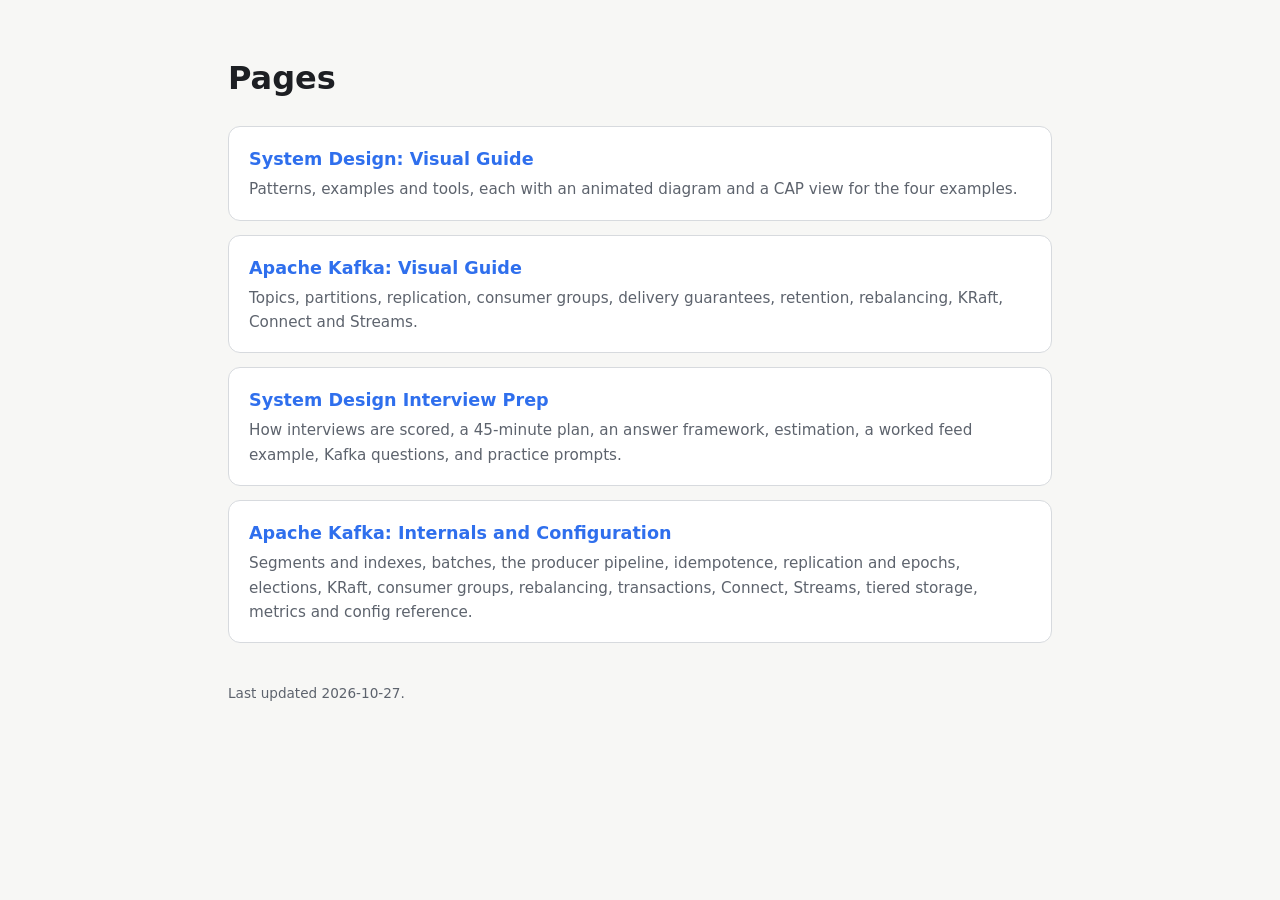
<file: index.html>
<!doctype html>
<html lang="en">
  <head>
    <meta charset="utf-8" />
    <meta name="viewport" content="width=device-width, initial-scale=1" />
    <title>Pages Index</title>
    <link rel="stylesheet" href="styles.css" />
    <style>
      ul.pages {
        list-style: none;
        padding: 0;
        margin: 0;
        display: grid;
        gap: 14px;
      }
      ul.pages li a {
        display: block;
        background: var(--card);
        border: 1px solid var(--line);
        border-radius: 12px;
        padding: 18px 20px;
        color: inherit;
        text-decoration: none;
        transition: border-color 0.15s;
      }
      ul.pages li a:hover,
      ul.pages li a:focus-visible {
        border-color: var(--accent);
        outline: none;
      }
      ul.pages .title {
        display: block;
        font-size: 1.1rem;
        font-weight: 600;
        color: var(--accent);
      }
      ul.pages .desc {
        display: block;
        color: var(--muted);
        font-size: 0.95rem;
        margin-top: 4px;
      }
      .intro {
        color: var(--muted);
        margin: 0 0 28px;
      }
    </style>
  </head>
  <body>
    <main>
      <h1>Pages</h1>
      <ul class="pages">
        <!-- Add one <li> per page. Link with the file name, relative to this index. -->
        <li>
          <a href="system-design-guide.html">
            <span class="title">System Design: Visual Guide</span>
            <span class="desc"
              >Patterns, examples and tools, each with an animated diagram and a
              CAP view for the four examples.</span
            >
          </a>
        </li>
        <li>
          <a href="kafka-guide.html">
            <span class="title">Apache Kafka: Visual Guide</span>
            <span class="desc"
              >Topics, partitions, replication, consumer groups, delivery
              guarantees, retention, rebalancing, KRaft, Connect and
              Streams.</span
            >
          </a>
        </li>
        <li>
          <a href="fang-interview-prep.html">
            <span class="title">System Design Interview Prep</span>
            <span class="desc"
              >How interviews are scored, a 45-minute plan, an answer framework,
              estimation, a worked feed example, Kafka questions, and practice
              prompts.</span
            >
          </a>
        </li>
        <li>
          <a href="kafka-internals-guide.html">
            <span class="title">Apache Kafka: Internals and Configuration</span>
            <span class="desc"
              >Segments and indexes, batches, the producer pipeline,
              idempotence, replication and epochs, elections, KRaft, consumer
              groups, rebalancing, transactions, Connect, Streams, tiered
              storage, metrics and config reference.</span
            >
          </a>
        </li>
      </ul>

      <footer>Last updated 2026-10-27.</footer>
    </main>
  </body>
</html>
</file>
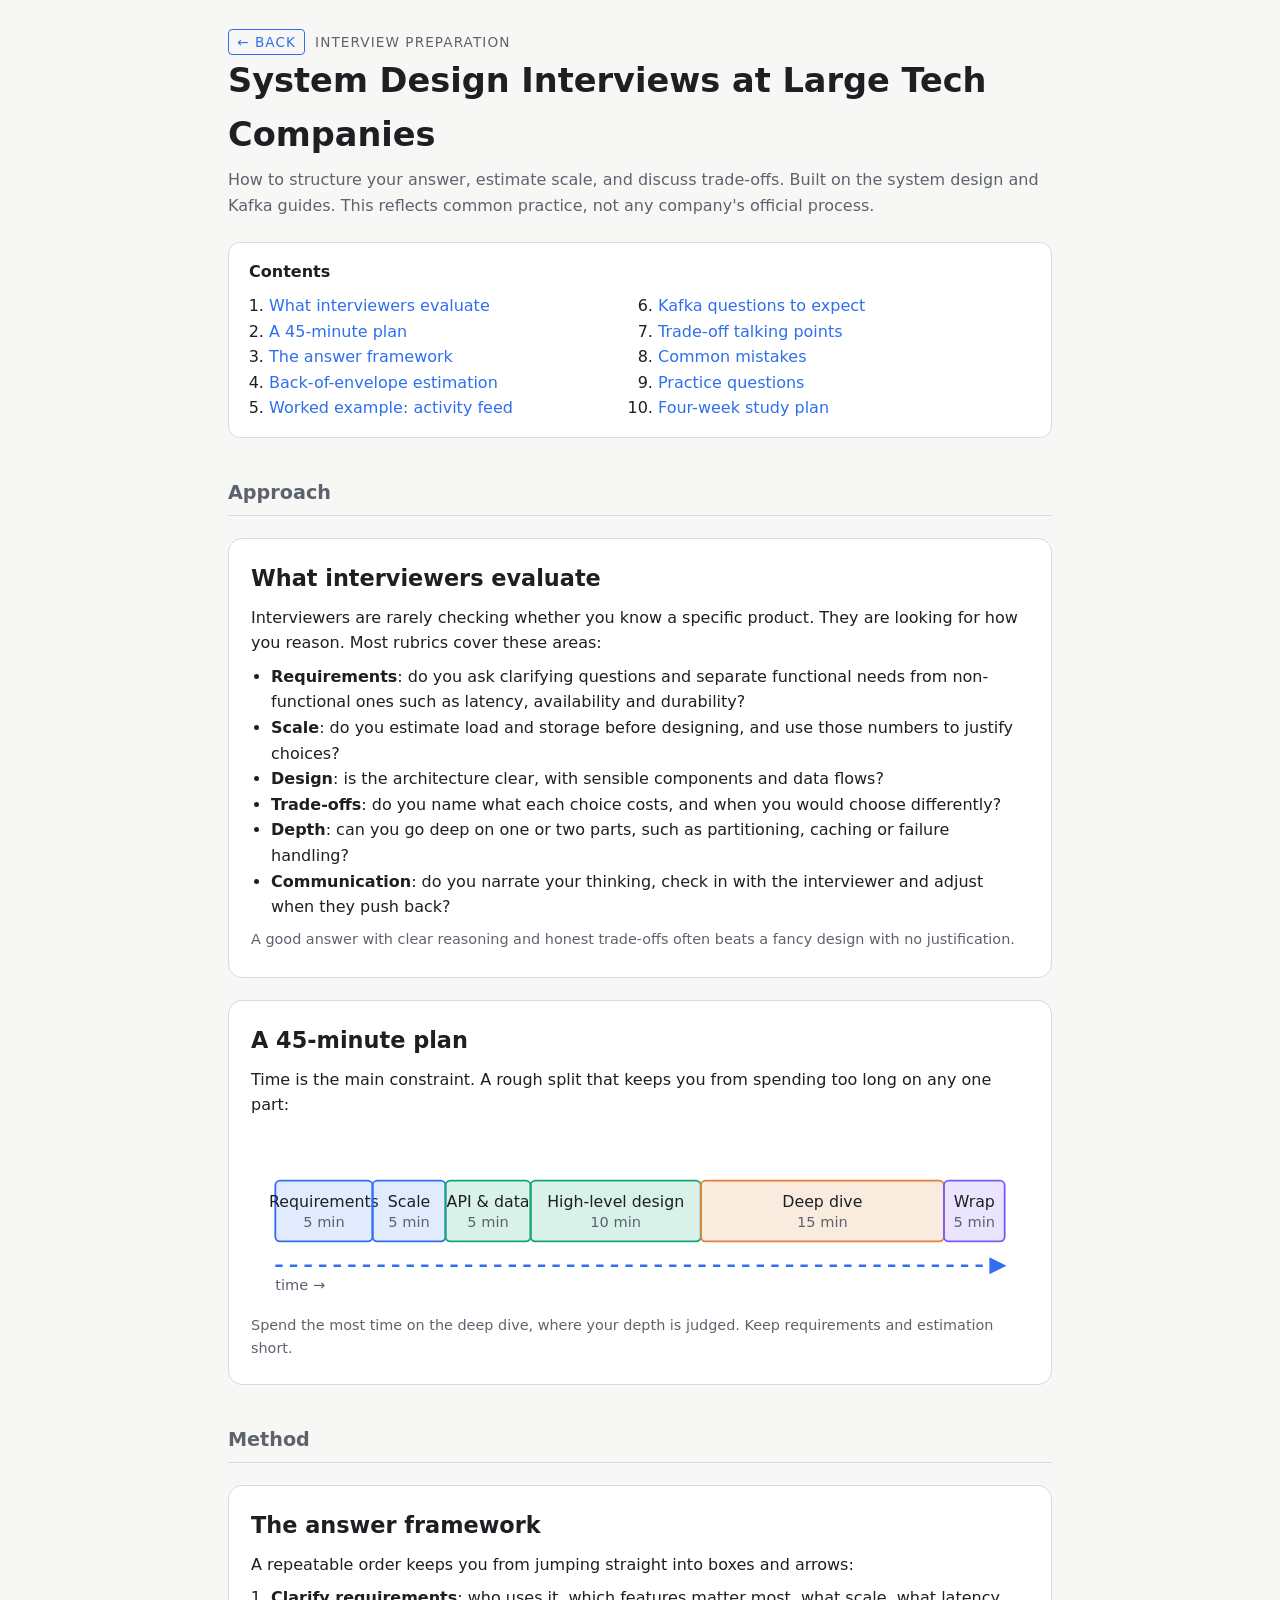
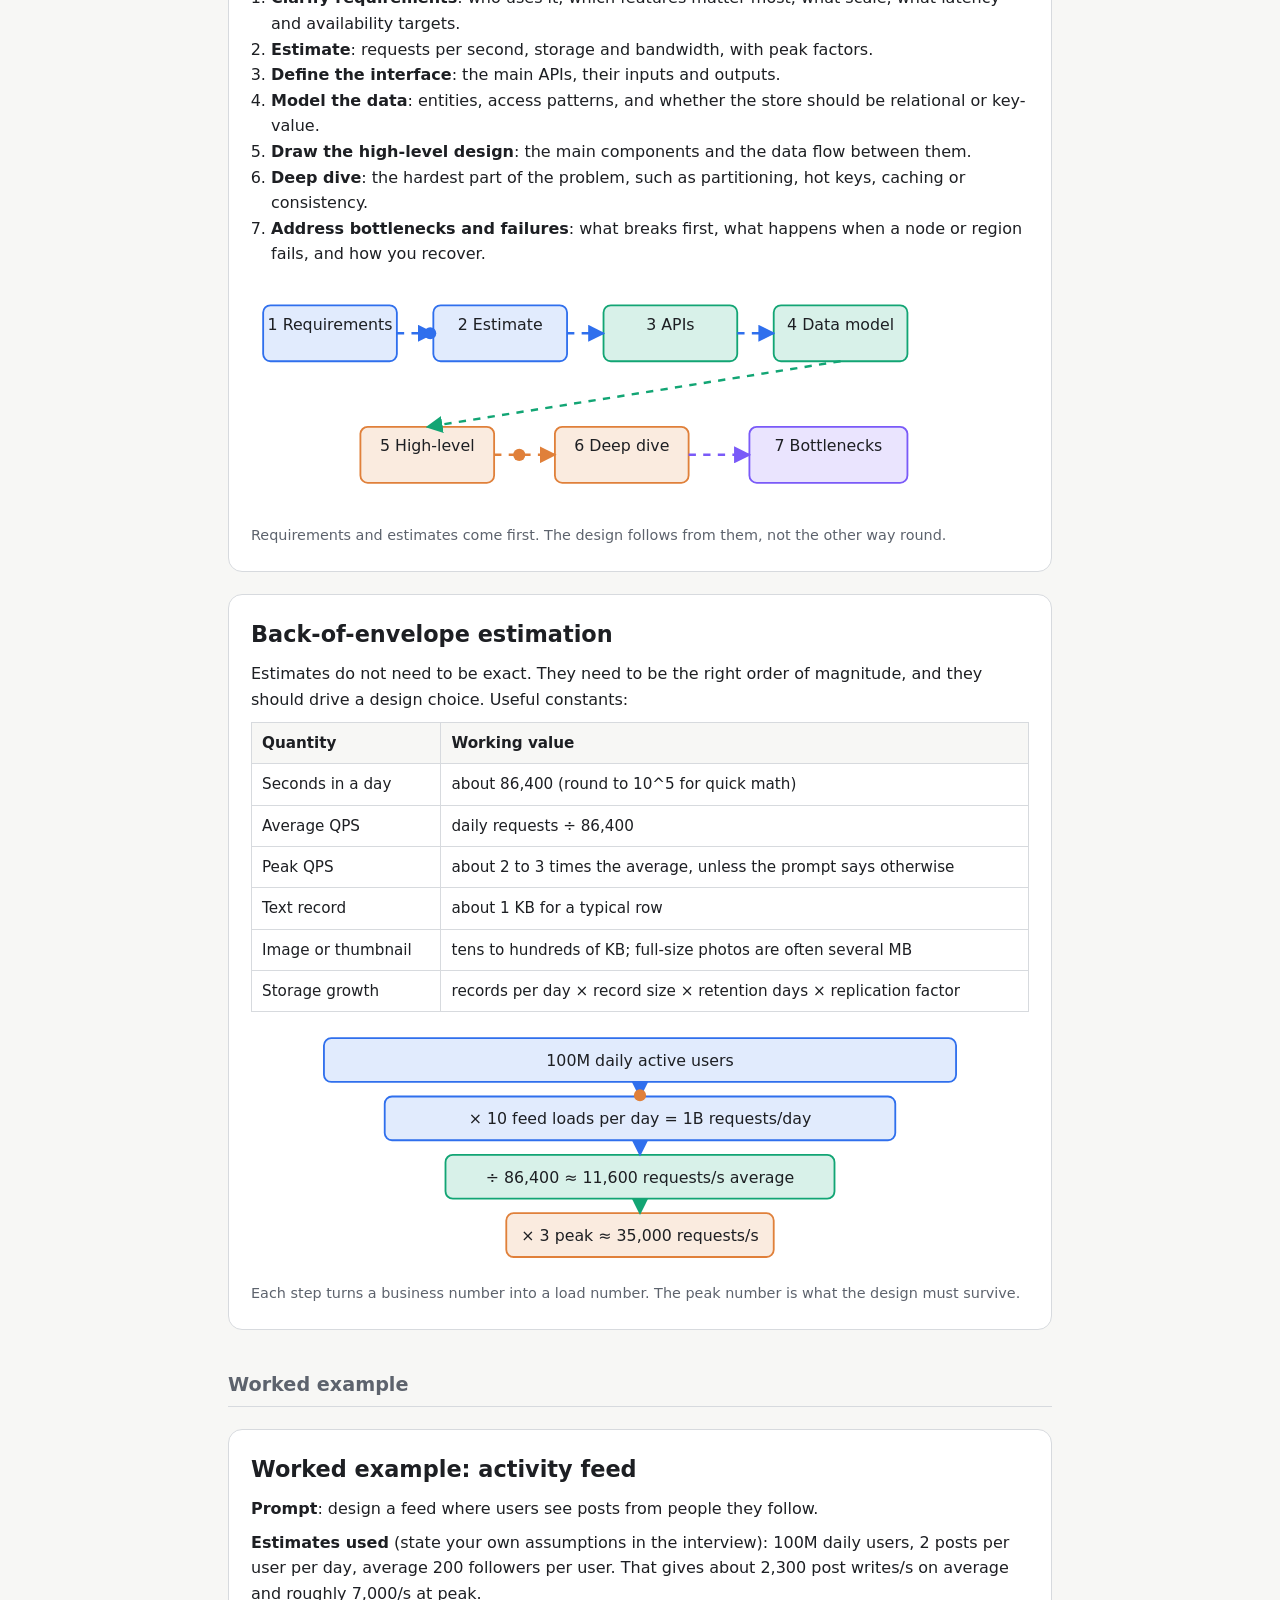
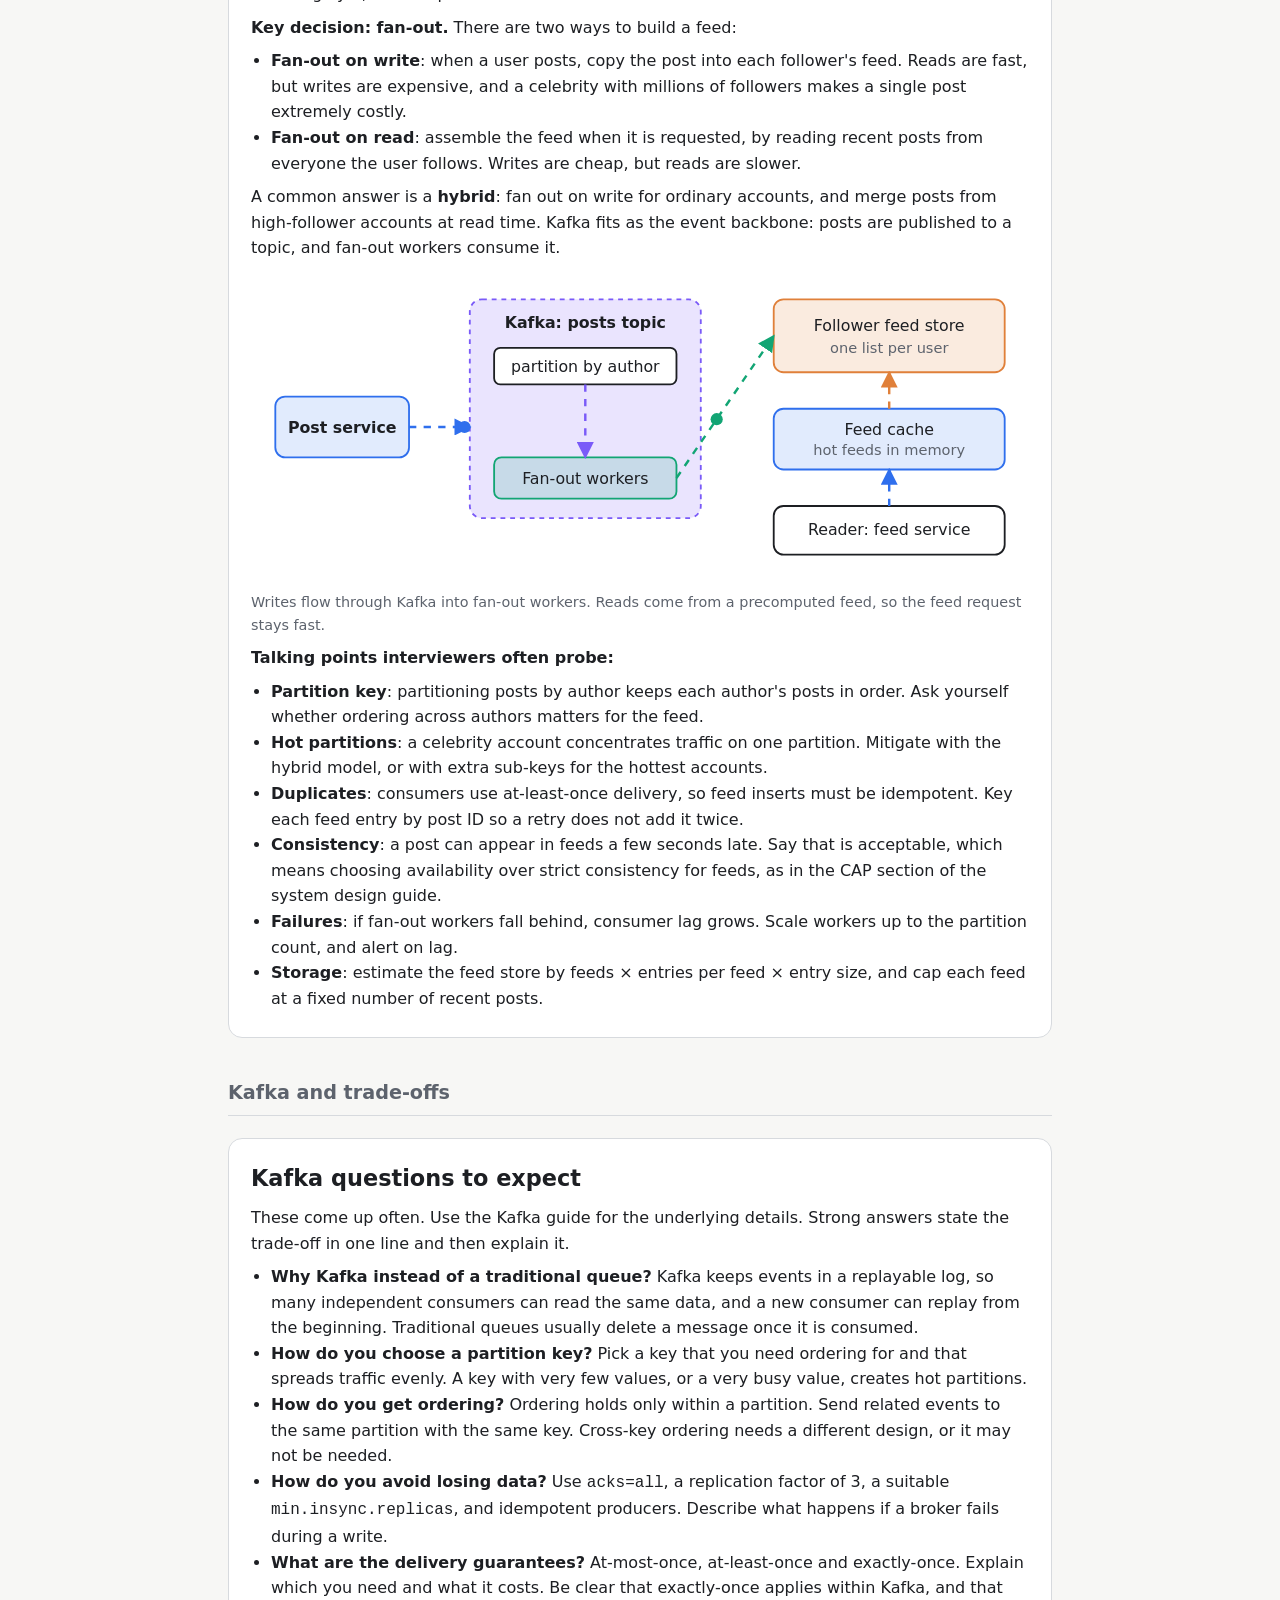
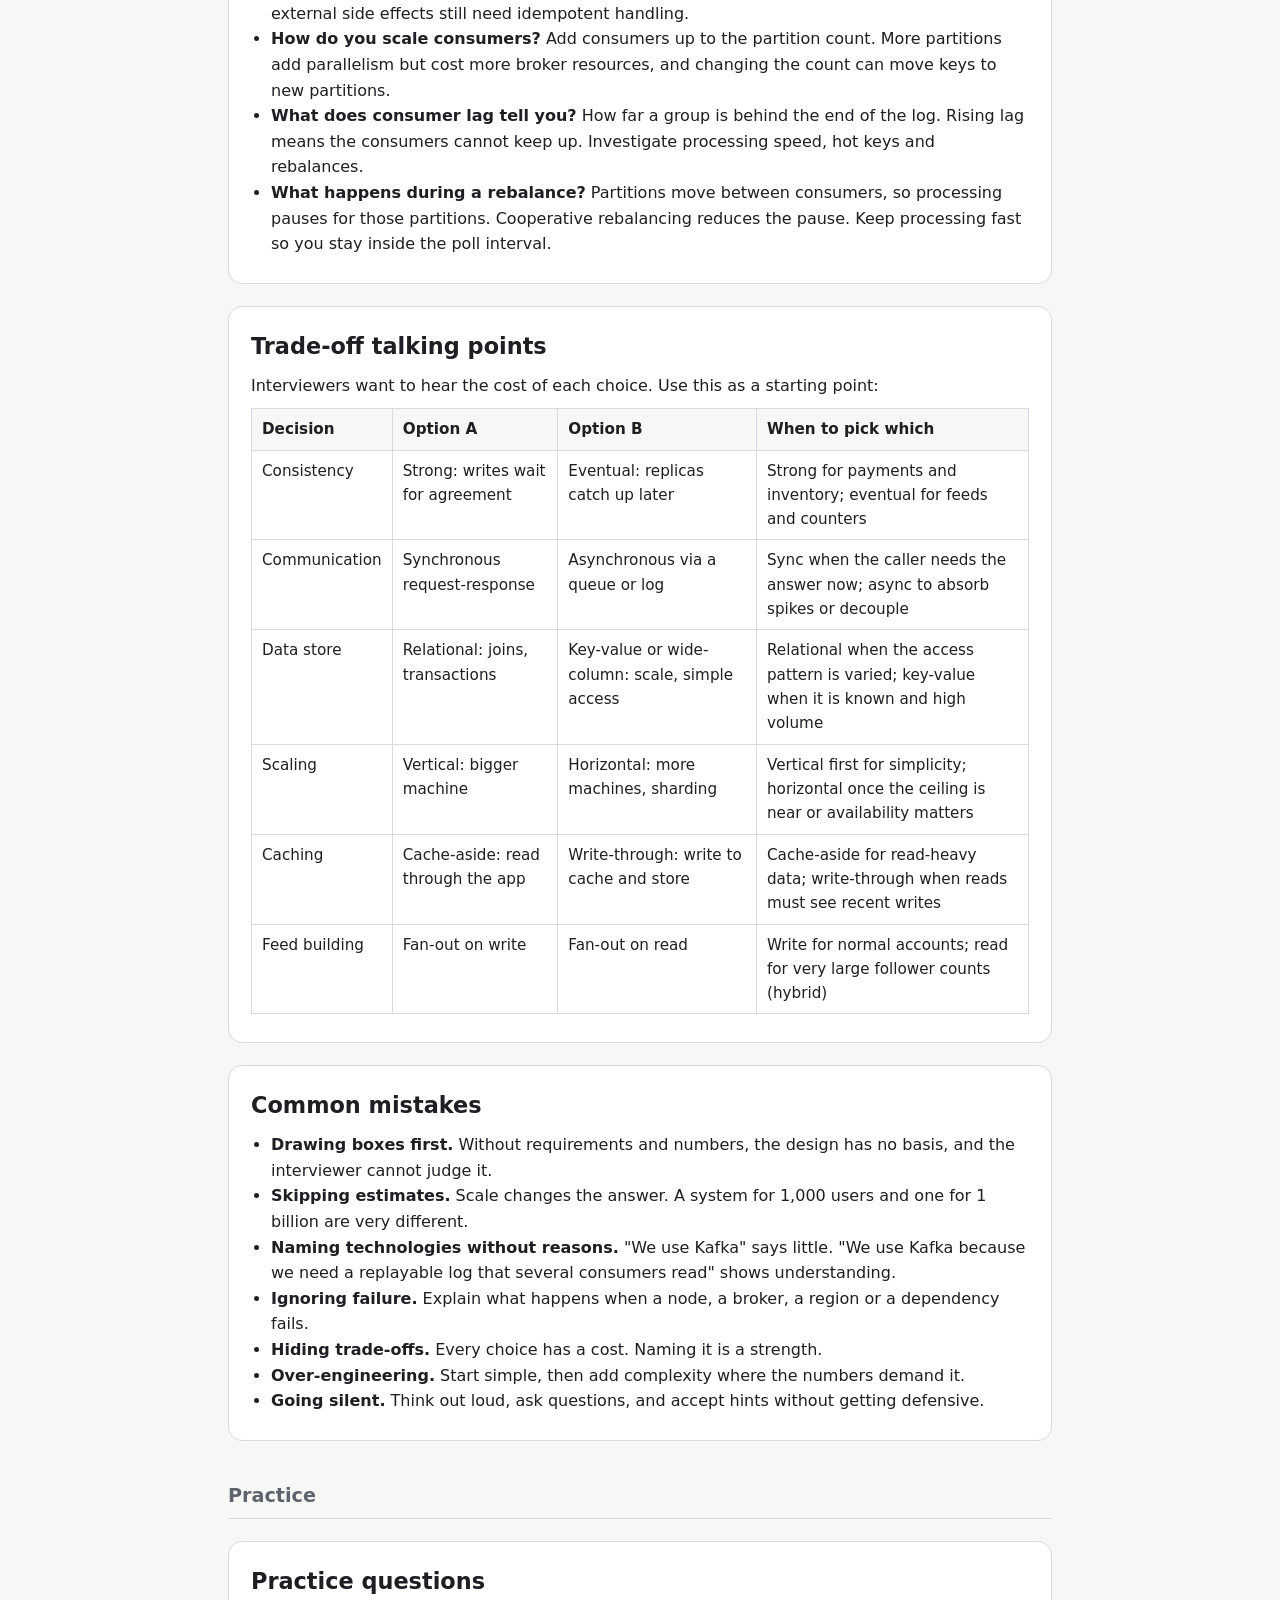
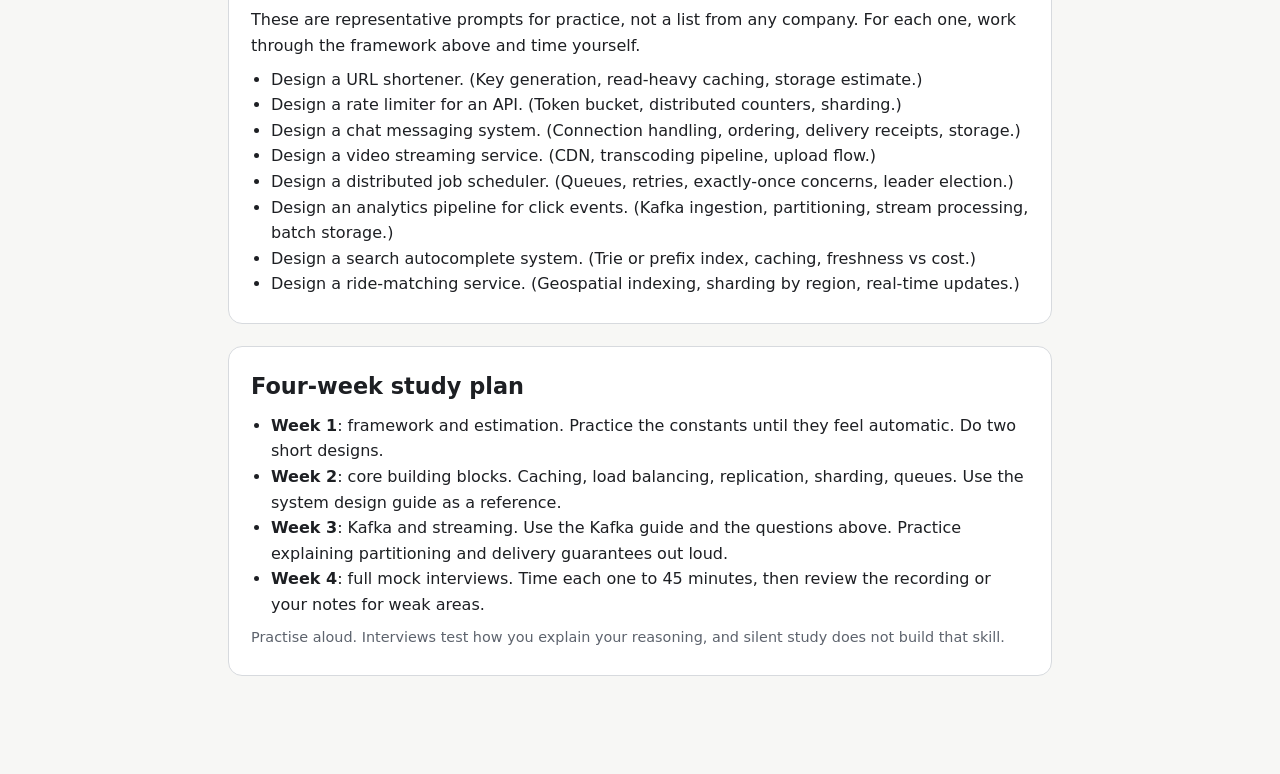
<file: fang-prep.html>
<!doctype html>
<html lang="en">
  <head>
    <meta charset="utf-8" />
    <meta name="viewport" content="width=device-width, initial-scale=1" />
    <title>System Design Interview Prep</title>
    <link rel="stylesheet" href="styles.css" />
    <style>
      table.ref {
        width: 100%;
        border-collapse: collapse;
        margin: 10px 0;
        font-size: 0.95rem;
      }
      table.ref th,
      table.ref td {
        border: 1px solid var(--line);
        padding: 8px 10px;
        text-align: left;
        vertical-align: top;
      }
      table.ref th {
        background: var(--bg);
      }
      .note {
        color: var(--muted);
        font-size: 0.9rem;
      }
    </style>
  </head>
  <body>
    <!-- Shared arrowhead definitions -->
    <svg width="0" height="0" style="position: absolute" aria-hidden="true">
      <defs>
        <marker
          id="m-m"
          viewBox="0 0 10 10"
          refX="9"
          refY="5"
          markerWidth="7"
          markerHeight="7"
          orient="auto"
        >
          <path d="M0,0 L10,5 L0,10 z" style="fill: var(--muted)" />
        </marker>
        <marker
          id="m-a"
          viewBox="0 0 10 10"
          refX="9"
          refY="5"
          markerWidth="7"
          markerHeight="7"
          orient="auto"
        >
          <path d="M0,0 L10,5 L0,10 z" style="fill: var(--accent)" />
        </marker>
        <marker
          id="m-g"
          viewBox="0 0 10 10"
          refX="9"
          refY="5"
          markerWidth="7"
          markerHeight="7"
          orient="auto"
        >
          <path d="M0,0 L10,5 L0,10 z" style="fill: var(--accent-2)" />
        </marker>
        <marker
          id="m-w"
          viewBox="0 0 10 10"
          refX="9"
          refY="5"
          markerWidth="7"
          markerHeight="7"
          orient="auto"
        >
          <path d="M0,0 L10,5 L0,10 z" style="fill: var(--warn)" />
        </marker>
        <marker
          id="m-v"
          viewBox="0 0 10 10"
          refX="9"
          refY="5"
          markerWidth="7"
          markerHeight="7"
          orient="auto"
        >
          <path d="M0,0 L10,5 L0,10 z" style="fill: var(--violet)" />
        </marker>
      </defs>
    </svg>

    <main>
      <header>
        <div class="part"><a href="/" class="back">&#8592; Back</a>Interview preparation</div>
        <h1>System Design Interviews at Large Tech Companies</h1>
        <p>
          How to structure your answer, estimate scale, and discuss trade-offs.
          Built on the system design and Kafka guides. This reflects common
          practice, not any company's official process.
        </p>
      </header>

      <nav class="toc">
        <h2>Contents</h2>
        <ol>
          <li><a href="#scoring">What interviewers evaluate</a></li>
          <li><a href="#timeline">A 45-minute plan</a></li>
          <li><a href="#framework">The answer framework</a></li>
          <li><a href="#estimation">Back-of-envelope estimation</a></li>
          <li><a href="#worked">Worked example: activity feed</a></li>
          <li><a href="#kafka-qa">Kafka questions to expect</a></li>
          <li><a href="#tradeoffs">Trade-off talking points</a></li>
          <li><a href="#mistakes">Common mistakes</a></li>
          <li><a href="#practice">Practice questions</a></li>
          <li><a href="#plan">Four-week study plan</a></li>
        </ol>
      </nav>

      <h2 class="group">Approach</h2>

      <section class="topic" id="scoring">
        <h2>What interviewers evaluate</h2>
        <p>
          Interviewers are rarely checking whether you know a specific product.
          They are looking for how you reason. Most rubrics cover these areas:
        </p>
        <ul>
          <li>
            <strong>Requirements</strong>: do you ask clarifying questions and
            separate functional needs from non-functional ones such as latency,
            availability and durability?
          </li>
          <li>
            <strong>Scale</strong>: do you estimate load and storage before
            designing, and use those numbers to justify choices?
          </li>
          <li>
            <strong>Design</strong>: is the architecture clear, with sensible
            components and data flows?
          </li>
          <li>
            <strong>Trade-offs</strong>: do you name what each choice costs, and
            when you would choose differently?
          </li>
          <li>
            <strong>Depth</strong>: can you go deep on one or two parts, such as
            partitioning, caching or failure handling?
          </li>
          <li>
            <strong>Communication</strong>: do you narrate your thinking, check
            in with the interviewer and adjust when they push back?
          </li>
        </ul>
        <p class="note">
          A good answer with clear reasoning and honest trade-offs often beats a
          fancy design with no justification.
        </p>
      </section>

      <section class="topic" id="timeline">
        <h2>A 45-minute plan</h2>
        <p>
          Time is the main constraint. A rough split that keeps you from
          spending too long on any one part:
        </p>
        <figure>
          <svg
            viewBox="0 0 640 150"
            role="img"
            aria-label="Time split across a 45 minute design interview"
          >
            <rect class="box-a" x="20" y="40" width="80" height="50" rx="4" />
            <text class="t" x="60" y="62" text-anchor="middle">
              Requirements
            </text>
            <text class="tm" x="60" y="78" text-anchor="middle">5 min</text>
            <rect class="box-a" x="100" y="40" width="60" height="50" rx="4" />
            <text class="t" x="130" y="62" text-anchor="middle">Scale</text>
            <text class="tm" x="130" y="78" text-anchor="middle">5 min</text>
            <rect class="box-g" x="160" y="40" width="70" height="50" rx="4" />
            <text class="t" x="195" y="62" text-anchor="middle">
              API &amp; data
            </text>
            <text class="tm" x="195" y="78" text-anchor="middle">5 min</text>
            <rect class="box-g" x="230" y="40" width="140" height="50" rx="4" />
            <text class="t" x="300" y="62" text-anchor="middle">
              High-level design
            </text>
            <text class="tm" x="300" y="78" text-anchor="middle">10 min</text>
            <rect class="box-w" x="370" y="40" width="200" height="50" rx="4" />
            <text class="t" x="470" y="62" text-anchor="middle">Deep dive</text>
            <text class="tm" x="470" y="78" text-anchor="middle">15 min</text>
            <rect class="box-v" x="570" y="40" width="50" height="50" rx="4" />
            <text class="t" x="595" y="62" text-anchor="middle">Wrap</text>
            <text class="tm" x="595" y="78" text-anchor="middle">5 min</text>
            <path
              class="ln-a flow"
              marker-end="url(#m-a)"
              d="M20 110 L620 110"
            />
            <text class="tm" x="20" y="130">time →</text>
          </svg>
          <figcaption>
            Spend the most time on the deep dive, where your depth is judged.
            Keep requirements and estimation short.
          </figcaption>
        </figure>
      </section>

      <h2 class="group">Method</h2>

      <section class="topic" id="framework">
        <h2>The answer framework</h2>
        <p>
          A repeatable order keeps you from jumping straight into boxes and
          arrows:
        </p>
        <ol>
          <li>
            <strong>Clarify requirements</strong>: who uses it, which features
            matter most, what scale, what latency and availability targets.
          </li>
          <li>
            <strong>Estimate</strong>: requests per second, storage and
            bandwidth, with peak factors.
          </li>
          <li>
            <strong>Define the interface</strong>: the main APIs, their inputs
            and outputs.
          </li>
          <li>
            <strong>Model the data</strong>: entities, access patterns, and
            whether the store should be relational or key-value.
          </li>
          <li>
            <strong>Draw the high-level design</strong>: the main components and
            the data flow between them.
          </li>
          <li>
            <strong>Deep dive</strong>: the hardest part of the problem, such as
            partitioning, hot keys, caching or consistency.
          </li>
          <li>
            <strong>Address bottlenecks and failures</strong>: what breaks
            first, what happens when a node or region fails, and how you
            recover.
          </li>
        </ol>
        <figure>
          <svg
            viewBox="0 0 640 200"
            role="img"
            aria-label="Seven steps flow from requirements to bottlenecks"
          >
            <rect class="box-a" x="10" y="20" width="110" height="46" rx="6" />
            <text class="t" x="65" y="40" text-anchor="middle">
              1 Requirements
            </text>
            <rect class="box-a" x="150" y="20" width="110" height="46" rx="6" />
            <text class="t" x="205" y="40" text-anchor="middle">
              2 Estimate
            </text>
            <rect class="box-g" x="290" y="20" width="110" height="46" rx="6" />
            <text class="t" x="345" y="40" text-anchor="middle">3 APIs</text>
            <rect class="box-g" x="430" y="20" width="110" height="46" rx="6" />
            <text class="t" x="485" y="40" text-anchor="middle">
              4 Data model
            </text>
            <rect class="box-w" x="90" y="120" width="110" height="46" rx="6" />
            <text class="t" x="145" y="140" text-anchor="middle">
              5 High-level
            </text>
            <rect
              class="box-w"
              x="250"
              y="120"
              width="110"
              height="46"
              rx="6"
            />
            <text class="t" x="305" y="140" text-anchor="middle">
              6 Deep dive
            </text>
            <rect
              class="box-v"
              x="410"
              y="120"
              width="130"
              height="46"
              rx="6"
            />
            <text class="t" x="475" y="140" text-anchor="middle">
              7 Bottlenecks
            </text>
            <path
              class="ln-a flow"
              marker-end="url(#m-a)"
              d="M120 43 L150 43"
            />
            <path
              class="ln-a flow"
              marker-end="url(#m-a)"
              d="M260 43 L290 43"
            />
            <path
              class="ln-a flow"
              marker-end="url(#m-a)"
              d="M400 43 L430 43"
            />
            <path
              class="ln-g flow"
              marker-end="url(#m-g)"
              d="M485 66 L145 120"
            />
            <path
              class="ln-w flow"
              marker-end="url(#m-w)"
              d="M200 143 L250 143"
            />
            <path
              class="ln-v flow"
              marker-end="url(#m-v)"
              d="M360 143 L410 143"
            />
            <circle r="5" fill="var(--accent)">
              <animateMotion
                dur="2.6s"
                repeatCount="indefinite"
                path="M120 43 L150 43"
              />
            </circle>
            <circle r="5" fill="var(--warn)">
              <animateMotion
                dur="2.6s"
                begin="1.3s"
                repeatCount="indefinite"
                path="M200 143 L250 143"
              />
            </circle>
          </svg>
          <figcaption>
            Requirements and estimates come first. The design follows from them,
            not the other way round.
          </figcaption>
        </figure>
      </section>

      <section class="topic" id="estimation">
        <h2>Back-of-envelope estimation</h2>
        <p>
          Estimates do not need to be exact. They need to be the right order of
          magnitude, and they should drive a design choice. Useful constants:
        </p>
        <table class="ref">
          <tr>
            <th>Quantity</th>
            <th>Working value</th>
          </tr>
          <tr>
            <td>Seconds in a day</td>
            <td>about 86,400 (round to 10^5 for quick math)</td>
          </tr>
          <tr>
            <td>Average QPS</td>
            <td>daily requests ÷ 86,400</td>
          </tr>
          <tr>
            <td>Peak QPS</td>
            <td>
              about 2 to 3 times the average, unless the prompt says otherwise
            </td>
          </tr>
          <tr>
            <td>Text record</td>
            <td>about 1 KB for a typical row</td>
          </tr>
          <tr>
            <td>Image or thumbnail</td>
            <td>
              tens to hundreds of KB; full-size photos are often several MB
            </td>
          </tr>
          <tr>
            <td>Storage growth</td>
            <td>
              records per day × record size × retention days × replication
              factor
            </td>
          </tr>
        </table>
        <figure>
          <svg
            viewBox="0 0 640 210"
            role="img"
            aria-label="Funnel from daily active users to requests per second"
          >
            <rect class="box-a" x="60" y="10" width="520" height="36" rx="6" />
            <text class="t" x="320" y="33" text-anchor="middle">
              100M daily active users
            </text>
            <rect class="box-a" x="110" y="58" width="420" height="36" rx="6" />
            <text class="t" x="320" y="81" text-anchor="middle">
              × 10 feed loads per day = 1B requests/day
            </text>
            <rect
              class="box-g"
              x="160"
              y="106"
              width="320"
              height="36"
              rx="6"
            />
            <text class="t" x="320" y="129" text-anchor="middle">
              ÷ 86,400 ≈ 11,600 requests/s average
            </text>
            <rect
              class="box-w"
              x="210"
              y="154"
              width="220"
              height="36"
              rx="6"
            />
            <text class="t" x="320" y="177" text-anchor="middle">
              × 3 peak ≈ 35,000 requests/s
            </text>
            <path
              class="ln-a flow"
              marker-end="url(#m-a)"
              d="M320 46 L320 58"
            />
            <path
              class="ln-a flow"
              marker-end="url(#m-a)"
              d="M320 94 L320 106"
            />
            <path
              class="ln-g flow"
              marker-end="url(#m-g)"
              d="M320 142 L320 154"
            />
            <circle r="5" fill="var(--warn)">
              <animateMotion
                dur="2.6s"
                repeatCount="indefinite"
                path="M320 46 L320 58"
              />
            </circle>
          </svg>
          <figcaption>
            Each step turns a business number into a load number. The peak
            number is what the design must survive.
          </figcaption>
        </figure>
      </section>

      <h2 class="group">Worked example</h2>

      <section class="topic" id="worked">
        <h2>Worked example: activity feed</h2>
        <p>
          <strong>Prompt</strong>: design a feed where users see posts from
          people they follow.
        </p>
        <p>
          <strong>Estimates used</strong> (state your own assumptions in the
          interview): 100M daily users, 2 posts per user per day, average 200
          followers per user. That gives about 2,300 post writes/s on average
          and roughly 7,000/s at peak.
        </p>
        <p>
          <strong>Key decision: fan-out.</strong> There are two ways to build a
          feed:
        </p>
        <ul>
          <li>
            <strong>Fan-out on write</strong>: when a user posts, copy the post
            into each follower's feed. Reads are fast, but writes are expensive,
            and a celebrity with millions of followers makes a single post
            extremely costly.
          </li>
          <li>
            <strong>Fan-out on read</strong>: assemble the feed when it is
            requested, by reading recent posts from everyone the user follows.
            Writes are cheap, but reads are slower.
          </li>
        </ul>
        <p>
          A common answer is a <strong>hybrid</strong>: fan out on write for
          ordinary accounts, and merge posts from high-follower accounts at read
          time. Kafka fits as the event backbone: posts are published to a
          topic, and fan-out workers consume it.
        </p>
        <figure>
          <svg
            viewBox="0 0 640 260"
            role="img"
            aria-label="Posts are published to Kafka; fan-out workers copy them into follower feeds; reads come from a feed cache"
          >
            <rect class="box-a" x="20" y="100" width="110" height="50" rx="8" />
            <text class="tb" x="75" y="130" text-anchor="middle">
              Post service
            </text>
            <rect
              class="box-v"
              x="180"
              y="20"
              width="190"
              height="180"
              rx="10"
              stroke-dasharray="4 4"
            />
            <text class="tb" x="275" y="44" text-anchor="middle">
              Kafka: posts topic
            </text>
            <rect class="box" x="200" y="60" width="150" height="30" rx="5" />
            <text class="t" x="275" y="80" text-anchor="middle">
              partition by author
            </text>
            <rect
              class="box-g"
              x="200"
              y="150"
              width="150"
              height="34"
              rx="6"
            />
            <text class="t" x="275" y="172" text-anchor="middle">
              Fan-out workers
            </text>
            <rect class="box-w" x="430" y="20" width="190" height="60" rx="8" />
            <text class="t" x="525" y="46" text-anchor="middle">
              Follower feed store
            </text>
            <text class="tm" x="525" y="64" text-anchor="middle">
              one list per user
            </text>
            <rect
              class="box-a"
              x="430"
              y="110"
              width="190"
              height="50"
              rx="8"
            />
            <text class="t" x="525" y="132" text-anchor="middle">
              Feed cache
            </text>
            <text class="tm" x="525" y="148" text-anchor="middle">
              hot feeds in memory
            </text>
            <rect class="box" x="430" y="190" width="190" height="40" rx="8" />
            <text class="t" x="525" y="214" text-anchor="middle">
              Reader: feed service
            </text>
            <path
              class="ln-a flow"
              marker-end="url(#m-a)"
              d="M130 125 L180 125"
            />
            <path
              class="ln-v flow"
              marker-end="url(#m-v)"
              d="M275 90 L275 150"
            />
            <path
              class="ln-g flow"
              marker-end="url(#m-g)"
              d="M350 167 L430 50"
            />
            <path
              class="ln-w flow"
              marker-end="url(#m-w)"
              d="M525 110 L525 80"
            />
            <path
              class="ln-a flow"
              marker-end="url(#m-a)"
              d="M525 190 L525 160"
            />
            <circle r="5" fill="var(--accent)">
              <animateMotion
                dur="2.6s"
                repeatCount="indefinite"
                path="M130 125 L180 125"
              />
            </circle>
            <circle r="5" fill="var(--accent-2)">
              <animateMotion
                dur="2.6s"
                begin="1.3s"
                repeatCount="indefinite"
                path="M350 167 L430 50"
              />
            </circle>
          </svg>
          <figcaption>
            Writes flow through Kafka into fan-out workers. Reads come from a
            precomputed feed, so the feed request stays fast.
          </figcaption>
        </figure>
        <p><strong>Talking points interviewers often probe:</strong></p>
        <ul>
          <li>
            <strong>Partition key</strong>: partitioning posts by author keeps
            each author's posts in order. Ask yourself whether ordering across
            authors matters for the feed.
          </li>
          <li>
            <strong>Hot partitions</strong>: a celebrity account concentrates
            traffic on one partition. Mitigate with the hybrid model, or with
            extra sub-keys for the hottest accounts.
          </li>
          <li>
            <strong>Duplicates</strong>: consumers use at-least-once delivery,
            so feed inserts must be idempotent. Key each feed entry by post ID
            so a retry does not add it twice.
          </li>
          <li>
            <strong>Consistency</strong>: a post can appear in feeds a few
            seconds late. Say that is acceptable, which means choosing
            availability over strict consistency for feeds, as in the CAP
            section of the system design guide.
          </li>
          <li>
            <strong>Failures</strong>: if fan-out workers fall behind, consumer
            lag grows. Scale workers up to the partition count, and alert on
            lag.
          </li>
          <li>
            <strong>Storage</strong>: estimate the feed store by feeds × entries
            per feed × entry size, and cap each feed at a fixed number of recent
            posts.
          </li>
        </ul>
      </section>

      <h2 class="group">Kafka and trade-offs</h2>

      <section class="topic" id="kafka-qa">
        <h2>Kafka questions to expect</h2>
        <p>
          These come up often. Use the Kafka guide for the underlying details.
          Strong answers state the trade-off in one line and then explain it.
        </p>
        <ul>
          <li>
            <strong>Why Kafka instead of a traditional queue?</strong> Kafka
            keeps events in a replayable log, so many independent consumers can
            read the same data, and a new consumer can replay from the
            beginning. Traditional queues usually delete a message once it is
            consumed.
          </li>
          <li>
            <strong>How do you choose a partition key?</strong> Pick a key that
            you need ordering for and that spreads traffic evenly. A key with
            very few values, or a very busy value, creates hot partitions.
          </li>
          <li>
            <strong>How do you get ordering?</strong> Ordering holds only within
            a partition. Send related events to the same partition with the same
            key. Cross-key ordering needs a different design, or it may not be
            needed.
          </li>
          <li>
            <strong>How do you avoid losing data?</strong> Use
            <code>acks=all</code>, a replication factor of 3, a suitable
            <code>min.insync.replicas</code>, and idempotent producers. Describe
            what happens if a broker fails during a write.
          </li>
          <li>
            <strong>What are the delivery guarantees?</strong> At-most-once,
            at-least-once and exactly-once. Explain which you need and what it
            costs. Be clear that exactly-once applies within Kafka, and that
            external side effects still need idempotent handling.
          </li>
          <li>
            <strong>How do you scale consumers?</strong> Add consumers up to the
            partition count. More partitions add parallelism but cost more
            broker resources, and changing the count can move keys to new
            partitions.
          </li>
          <li>
            <strong>What does consumer lag tell you?</strong> How far a group is
            behind the end of the log. Rising lag means the consumers cannot
            keep up. Investigate processing speed, hot keys and rebalances.
          </li>
          <li>
            <strong>What happens during a rebalance?</strong> Partitions move
            between consumers, so processing pauses for those partitions.
            Cooperative rebalancing reduces the pause. Keep processing fast so
            you stay inside the poll interval.
          </li>
        </ul>
      </section>

      <section class="topic" id="tradeoffs">
        <h2>Trade-off talking points</h2>
        <p>
          Interviewers want to hear the cost of each choice. Use this as a
          starting point:
        </p>
        <table class="ref">
          <tr>
            <th>Decision</th>
            <th>Option A</th>
            <th>Option B</th>
            <th>When to pick which</th>
          </tr>
          <tr>
            <td>Consistency</td>
            <td>Strong: writes wait for agreement</td>
            <td>Eventual: replicas catch up later</td>
            <td>
              Strong for payments and inventory; eventual for feeds and counters
            </td>
          </tr>
          <tr>
            <td>Communication</td>
            <td>Synchronous request-response</td>
            <td>Asynchronous via a queue or log</td>
            <td>
              Sync when the caller needs the answer now; async to absorb spikes
              or decouple
            </td>
          </tr>
          <tr>
            <td>Data store</td>
            <td>Relational: joins, transactions</td>
            <td>Key-value or wide-column: scale, simple access</td>
            <td>
              Relational when the access pattern is varied; key-value when it is
              known and high volume
            </td>
          </tr>
          <tr>
            <td>Scaling</td>
            <td>Vertical: bigger machine</td>
            <td>Horizontal: more machines, sharding</td>
            <td>
              Vertical first for simplicity; horizontal once the ceiling is near
              or availability matters
            </td>
          </tr>
          <tr>
            <td>Caching</td>
            <td>Cache-aside: read through the app</td>
            <td>Write-through: write to cache and store</td>
            <td>
              Cache-aside for read-heavy data; write-through when reads must see
              recent writes
            </td>
          </tr>
          <tr>
            <td>Feed building</td>
            <td>Fan-out on write</td>
            <td>Fan-out on read</td>
            <td>
              Write for normal accounts; read for very large follower counts
              (hybrid)
            </td>
          </tr>
        </table>
      </section>

      <section class="topic" id="mistakes">
        <h2>Common mistakes</h2>
        <ul>
          <li>
            <strong>Drawing boxes first.</strong> Without requirements and
            numbers, the design has no basis, and the interviewer cannot judge
            it.
          </li>
          <li>
            <strong>Skipping estimates.</strong> Scale changes the answer. A
            system for 1,000 users and one for 1 billion are very different.
          </li>
          <li>
            <strong>Naming technologies without reasons.</strong> "We use Kafka"
            says little. "We use Kafka because we need a replayable log that
            several consumers read" shows understanding.
          </li>
          <li>
            <strong>Ignoring failure.</strong> Explain what happens when a node,
            a broker, a region or a dependency fails.
          </li>
          <li>
            <strong>Hiding trade-offs.</strong> Every choice has a cost. Naming
            it is a strength.
          </li>
          <li>
            <strong>Over-engineering.</strong> Start simple, then add complexity
            where the numbers demand it.
          </li>
          <li>
            <strong>Going silent.</strong> Think out loud, ask questions, and
            accept hints without getting defensive.
          </li>
        </ul>
      </section>

      <h2 class="group">Practice</h2>

      <section class="topic" id="practice">
        <h2>Practice questions</h2>
        <p>
          These are representative prompts for practice, not a list from any
          company. For each one, work through the framework above and time
          yourself.
        </p>
        <ul>
          <li>
            Design a URL shortener. (Key generation, read-heavy caching, storage
            estimate.)
          </li>
          <li>
            Design a rate limiter for an API. (Token bucket, distributed
            counters, sharding.)
          </li>
          <li>
            Design a chat messaging system. (Connection handling, ordering,
            delivery receipts, storage.)
          </li>
          <li>
            Design a video streaming service. (CDN, transcoding pipeline, upload
            flow.)
          </li>
          <li>
            Design a distributed job scheduler. (Queues, retries, exactly-once
            concerns, leader election.)
          </li>
          <li>
            Design an analytics pipeline for click events. (Kafka ingestion,
            partitioning, stream processing, batch storage.)
          </li>
          <li>
            Design a search autocomplete system. (Trie or prefix index, caching,
            freshness vs cost.)
          </li>
          <li>
            Design a ride-matching service. (Geospatial indexing, sharding by
            region, real-time updates.)
          </li>
        </ul>
      </section>

      <section class="topic" id="plan">
        <h2>Four-week study plan</h2>
        <ul>
          <li>
            <strong>Week 1</strong>: framework and estimation. Practice the
            constants until they feel automatic. Do two short designs.
          </li>
          <li>
            <strong>Week 2</strong>: core building blocks. Caching, load
            balancing, replication, sharding, queues. Use the system design
            guide as a reference.
          </li>
          <li>
            <strong>Week 3</strong>: Kafka and streaming. Use the Kafka guide
            and the questions above. Practice explaining partitioning and
            delivery guarantees out loud.
          </li>
          <li>
            <strong>Week 4</strong>: full mock interviews. Time each one to 45
            minutes, then review the recording or your notes for weak areas.
          </li>
        </ul>
        <p class="note">
          Practise aloud. Interviews test how you explain your reasoning, and
          silent study does not build that skill.
        </p>
      </section>
    </main>
  </body>
</html>
</file>
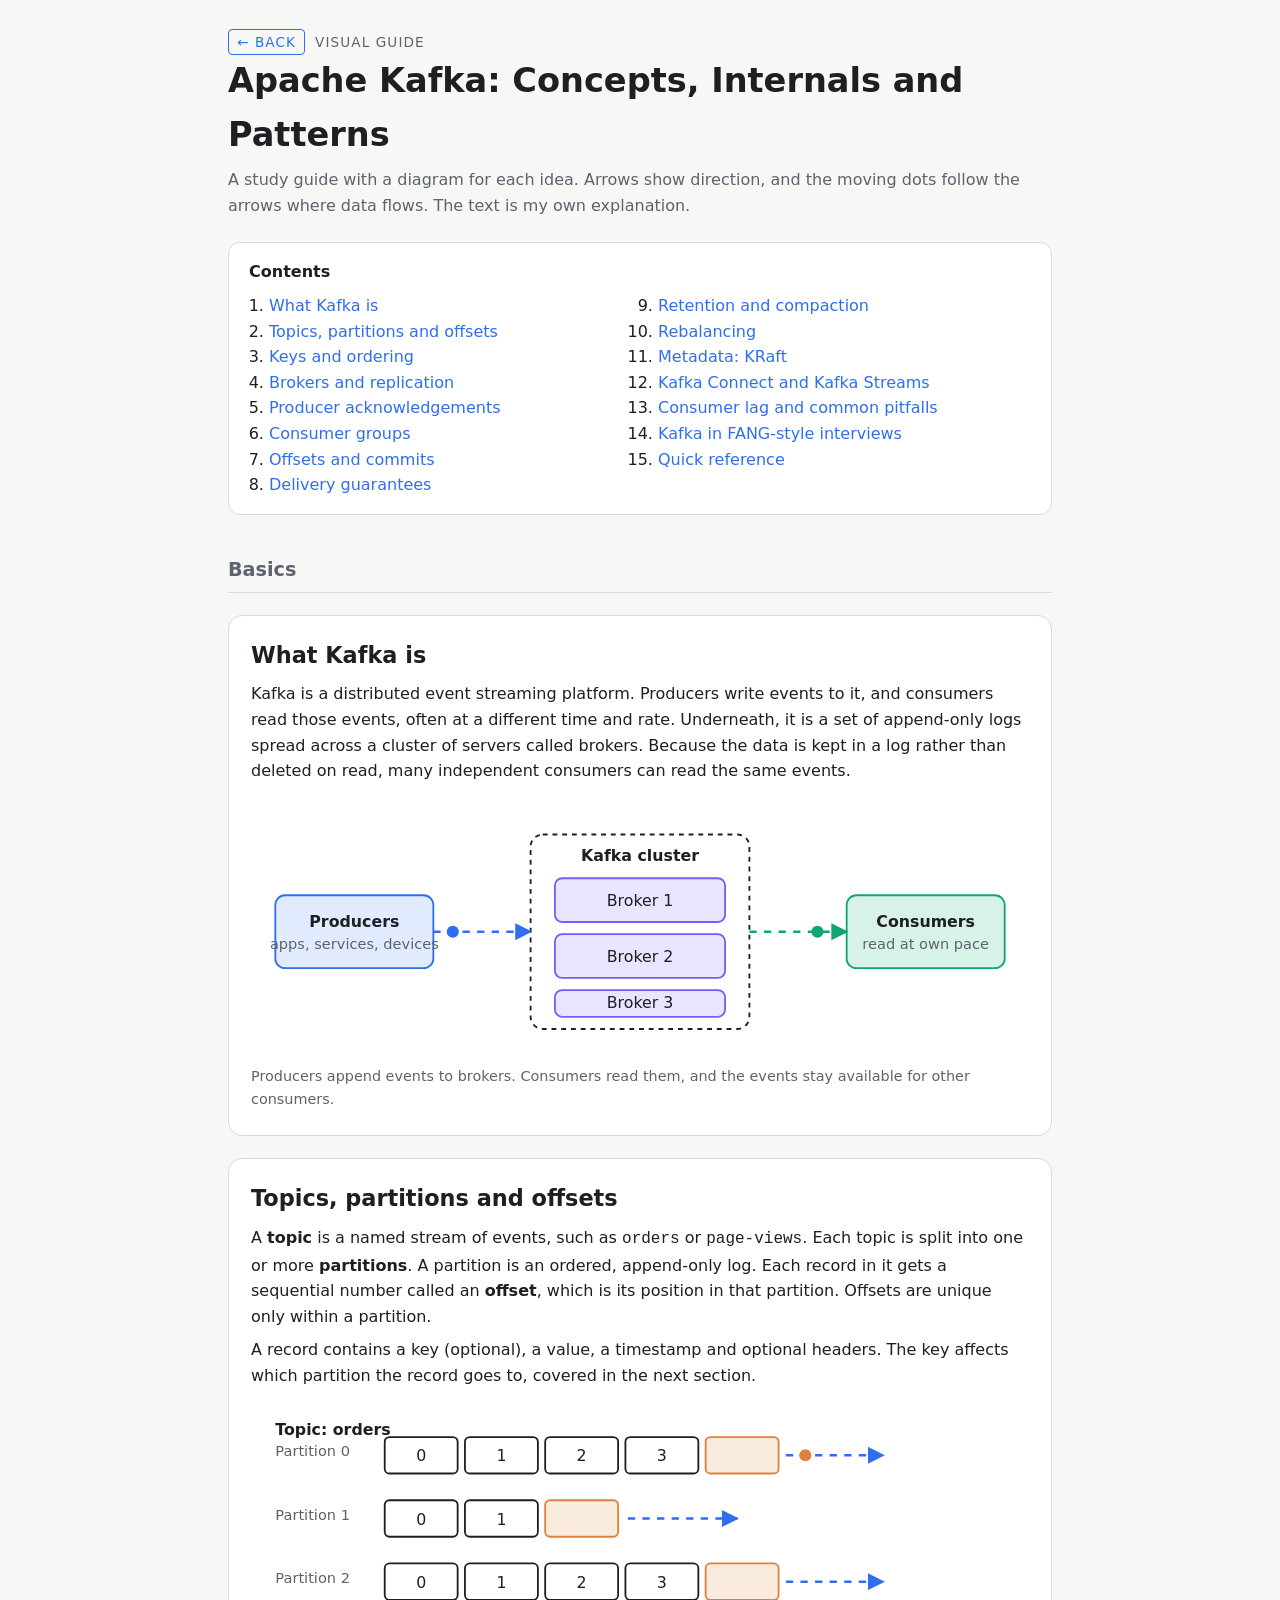
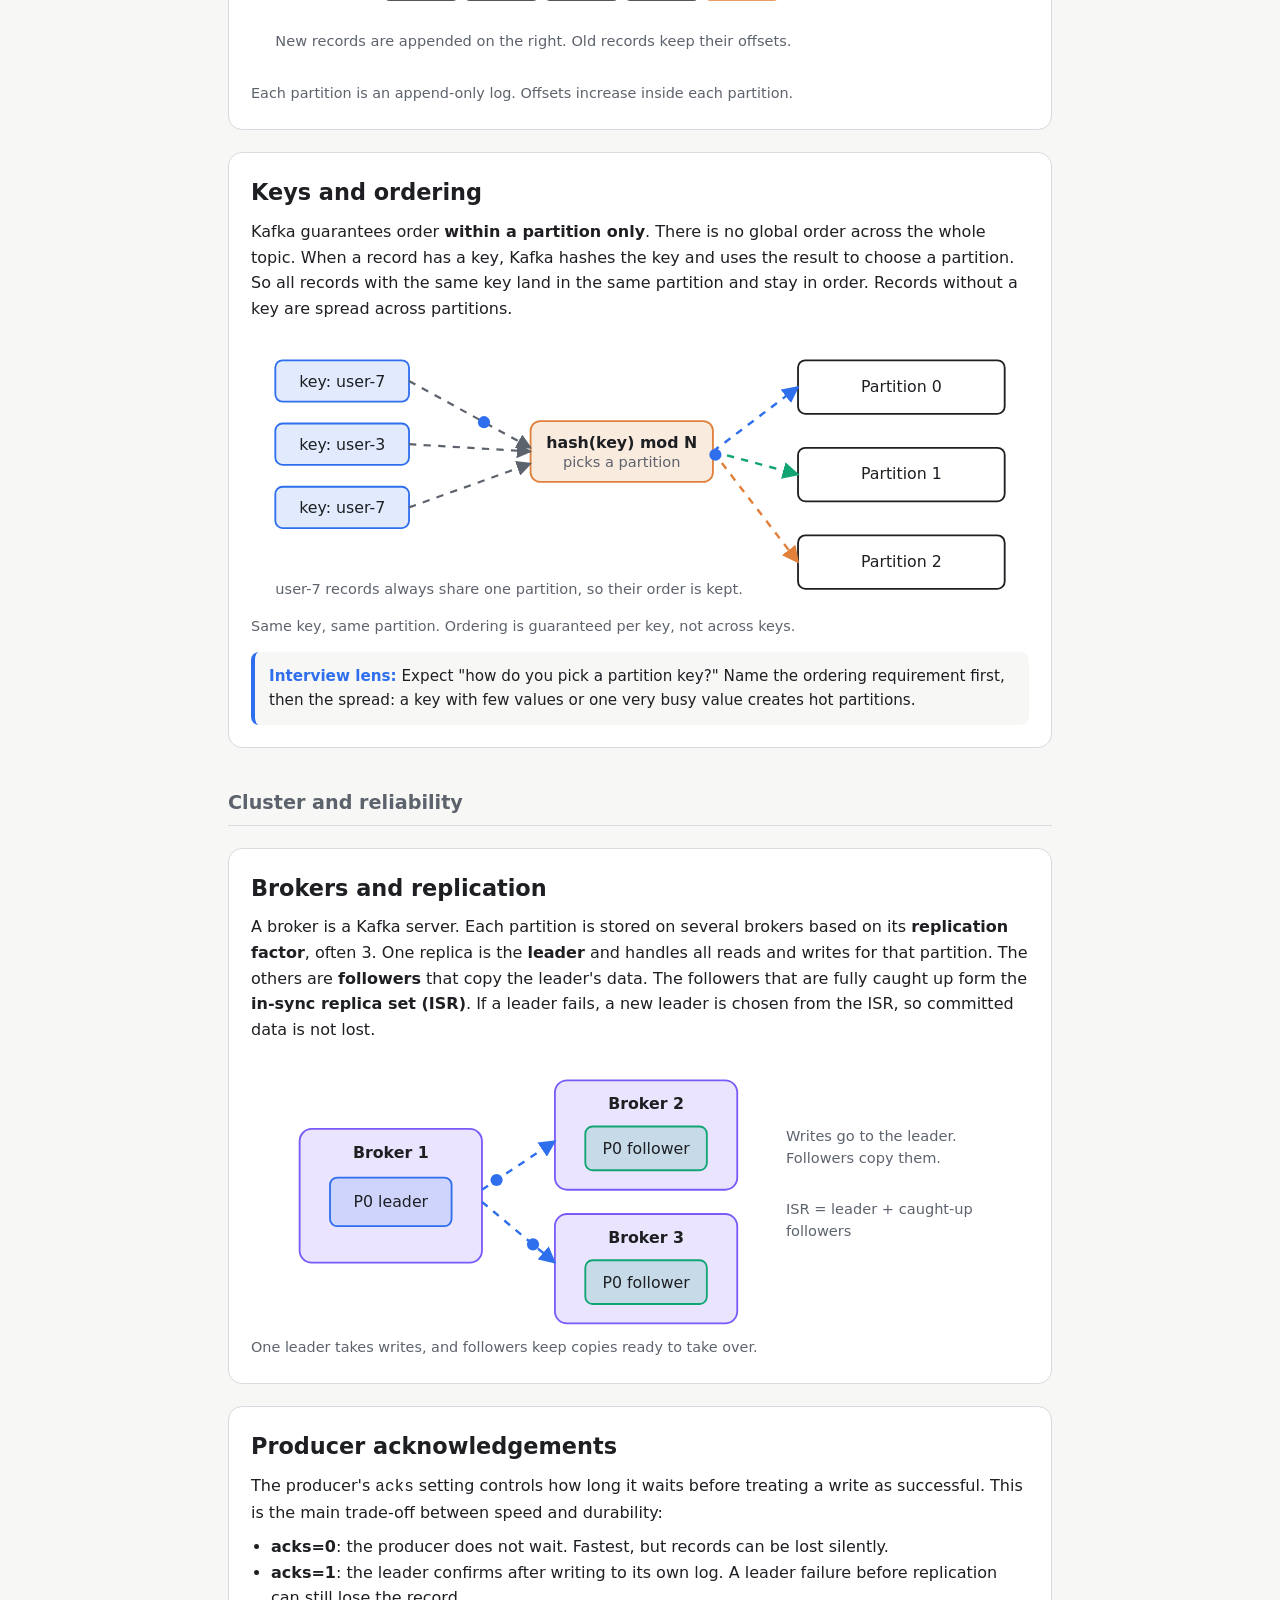
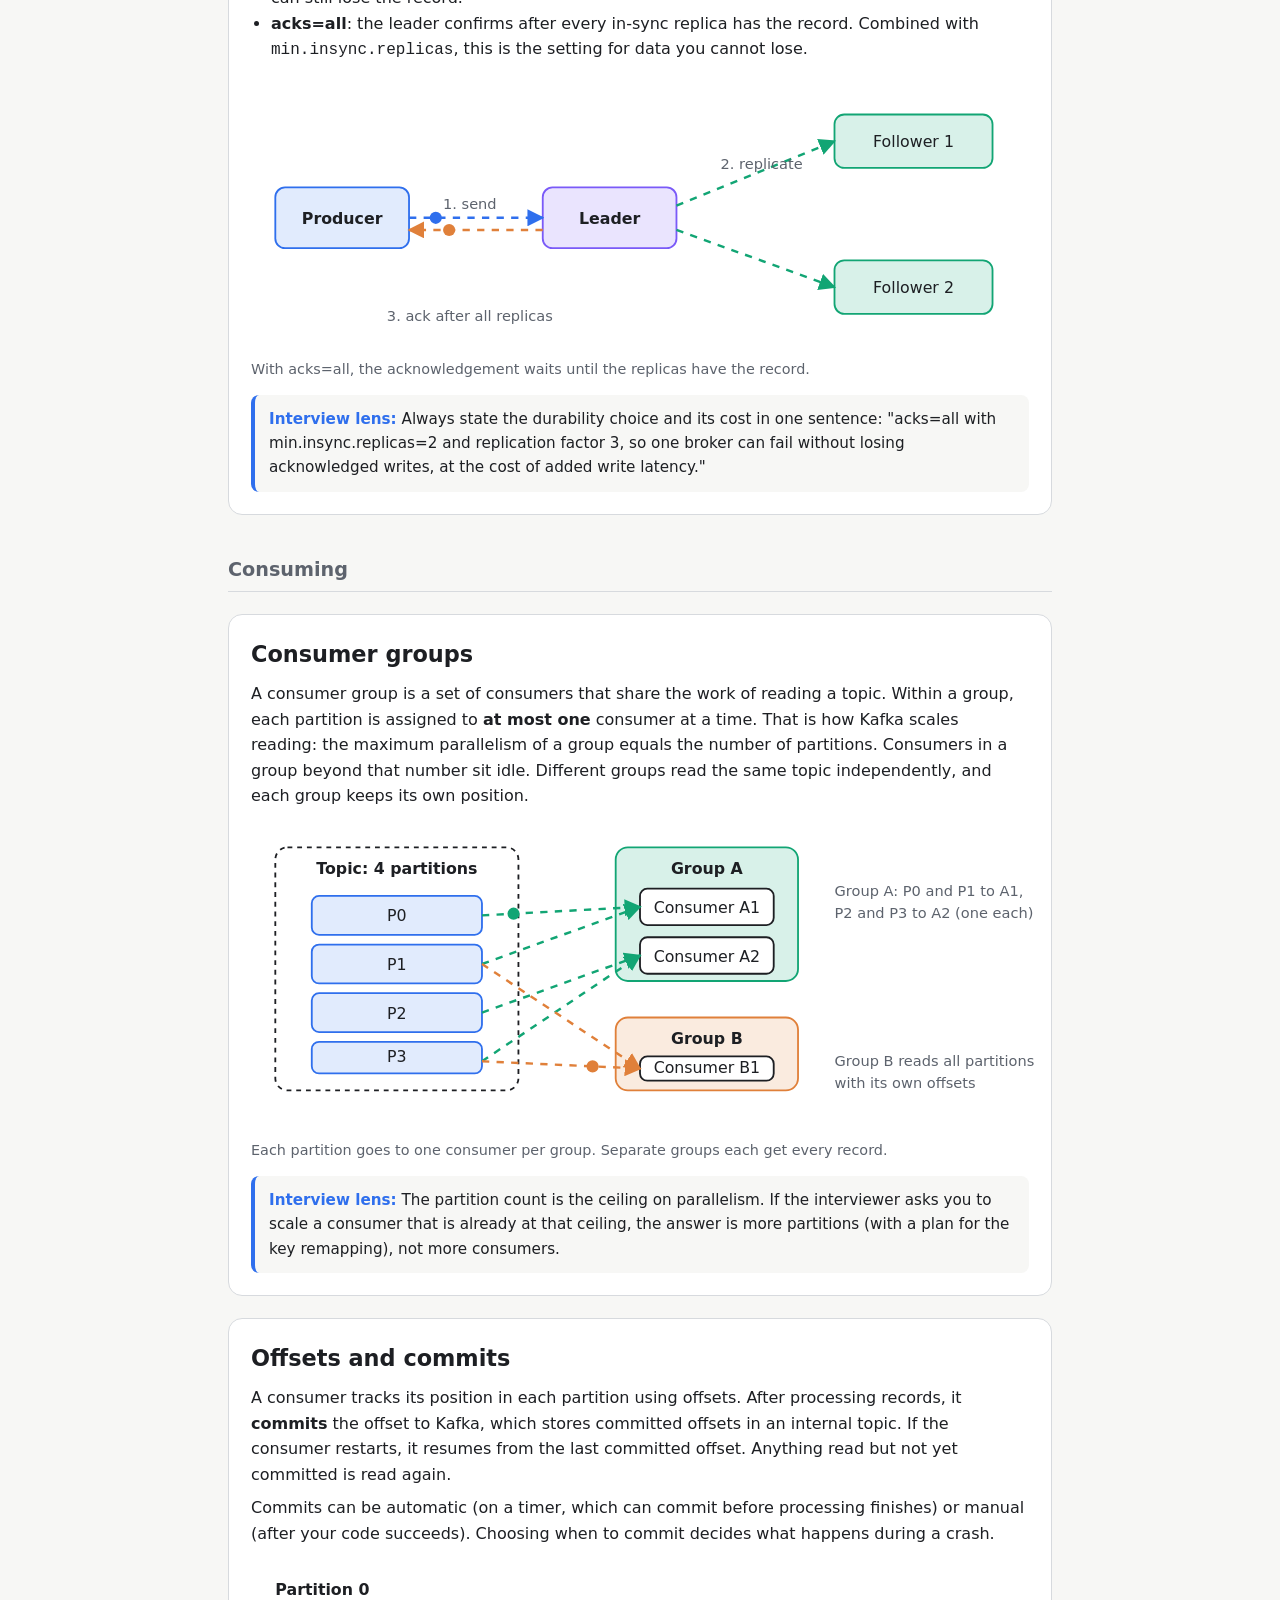
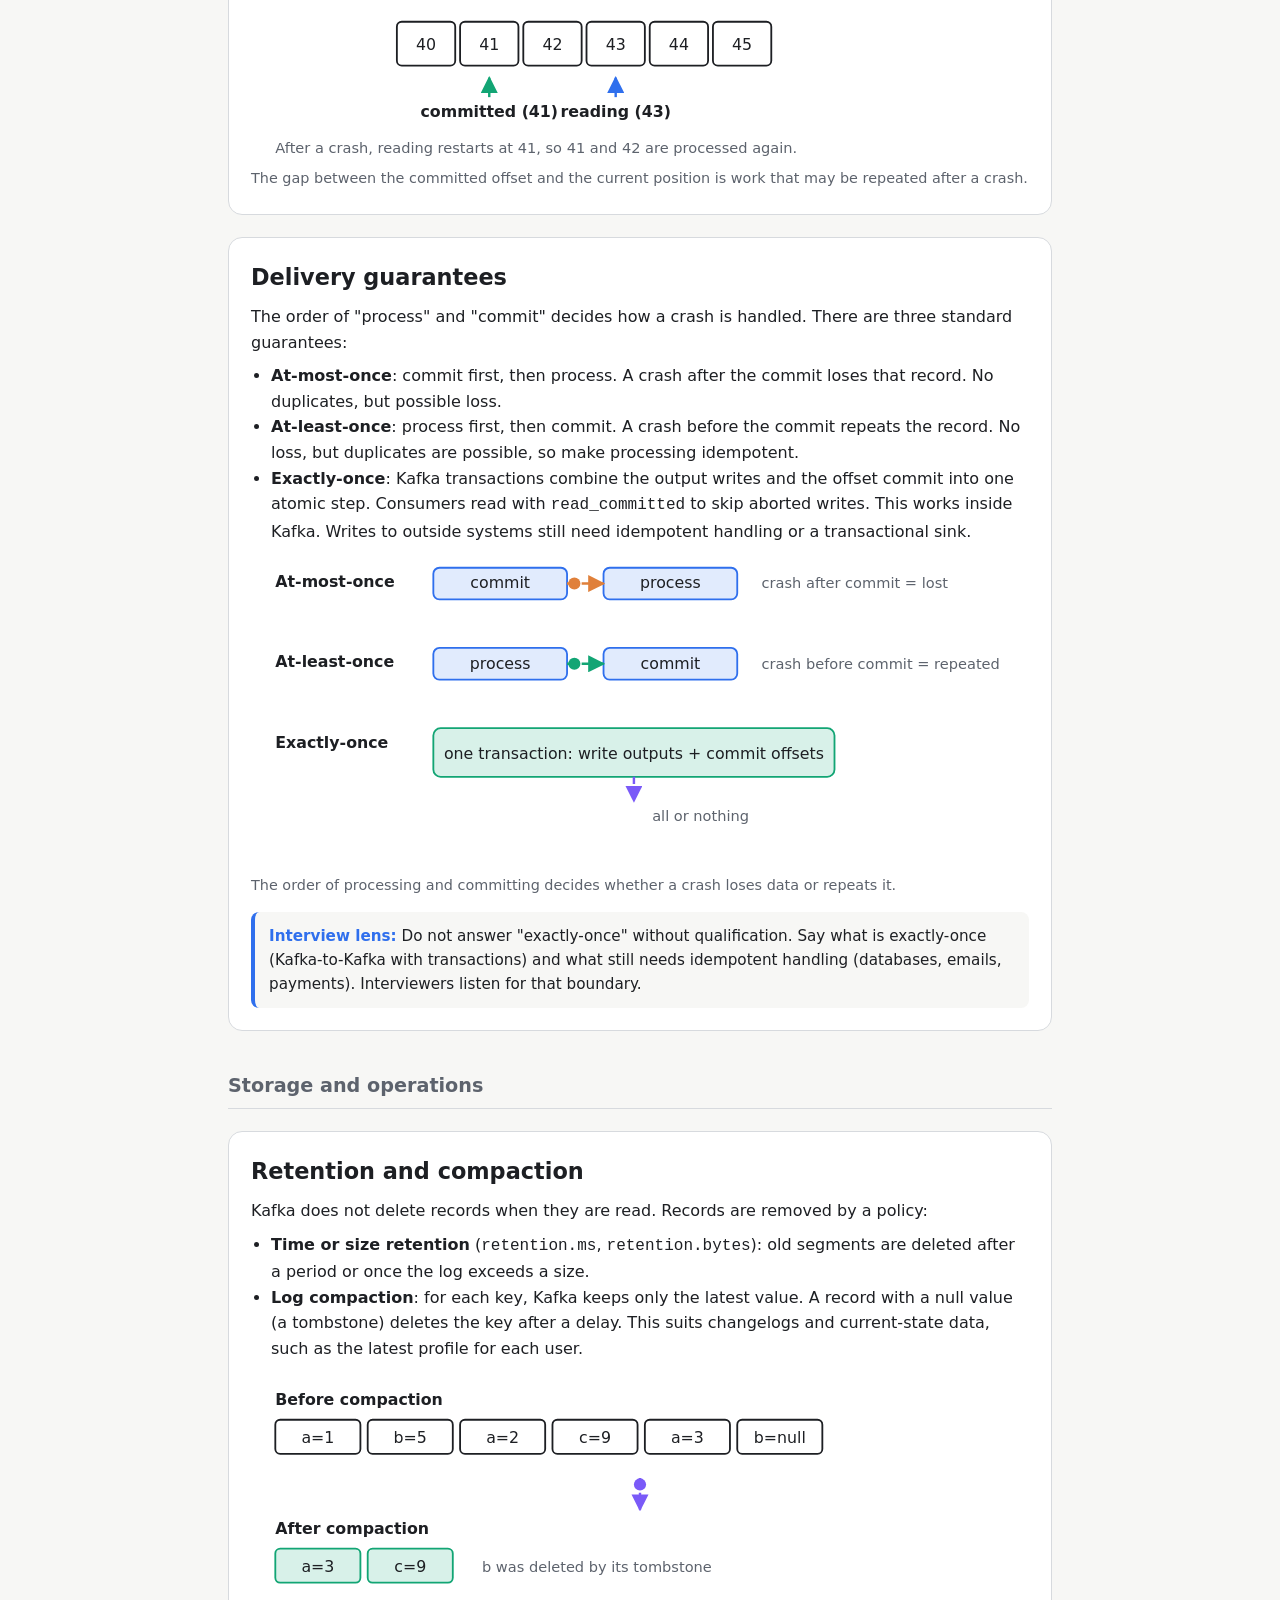
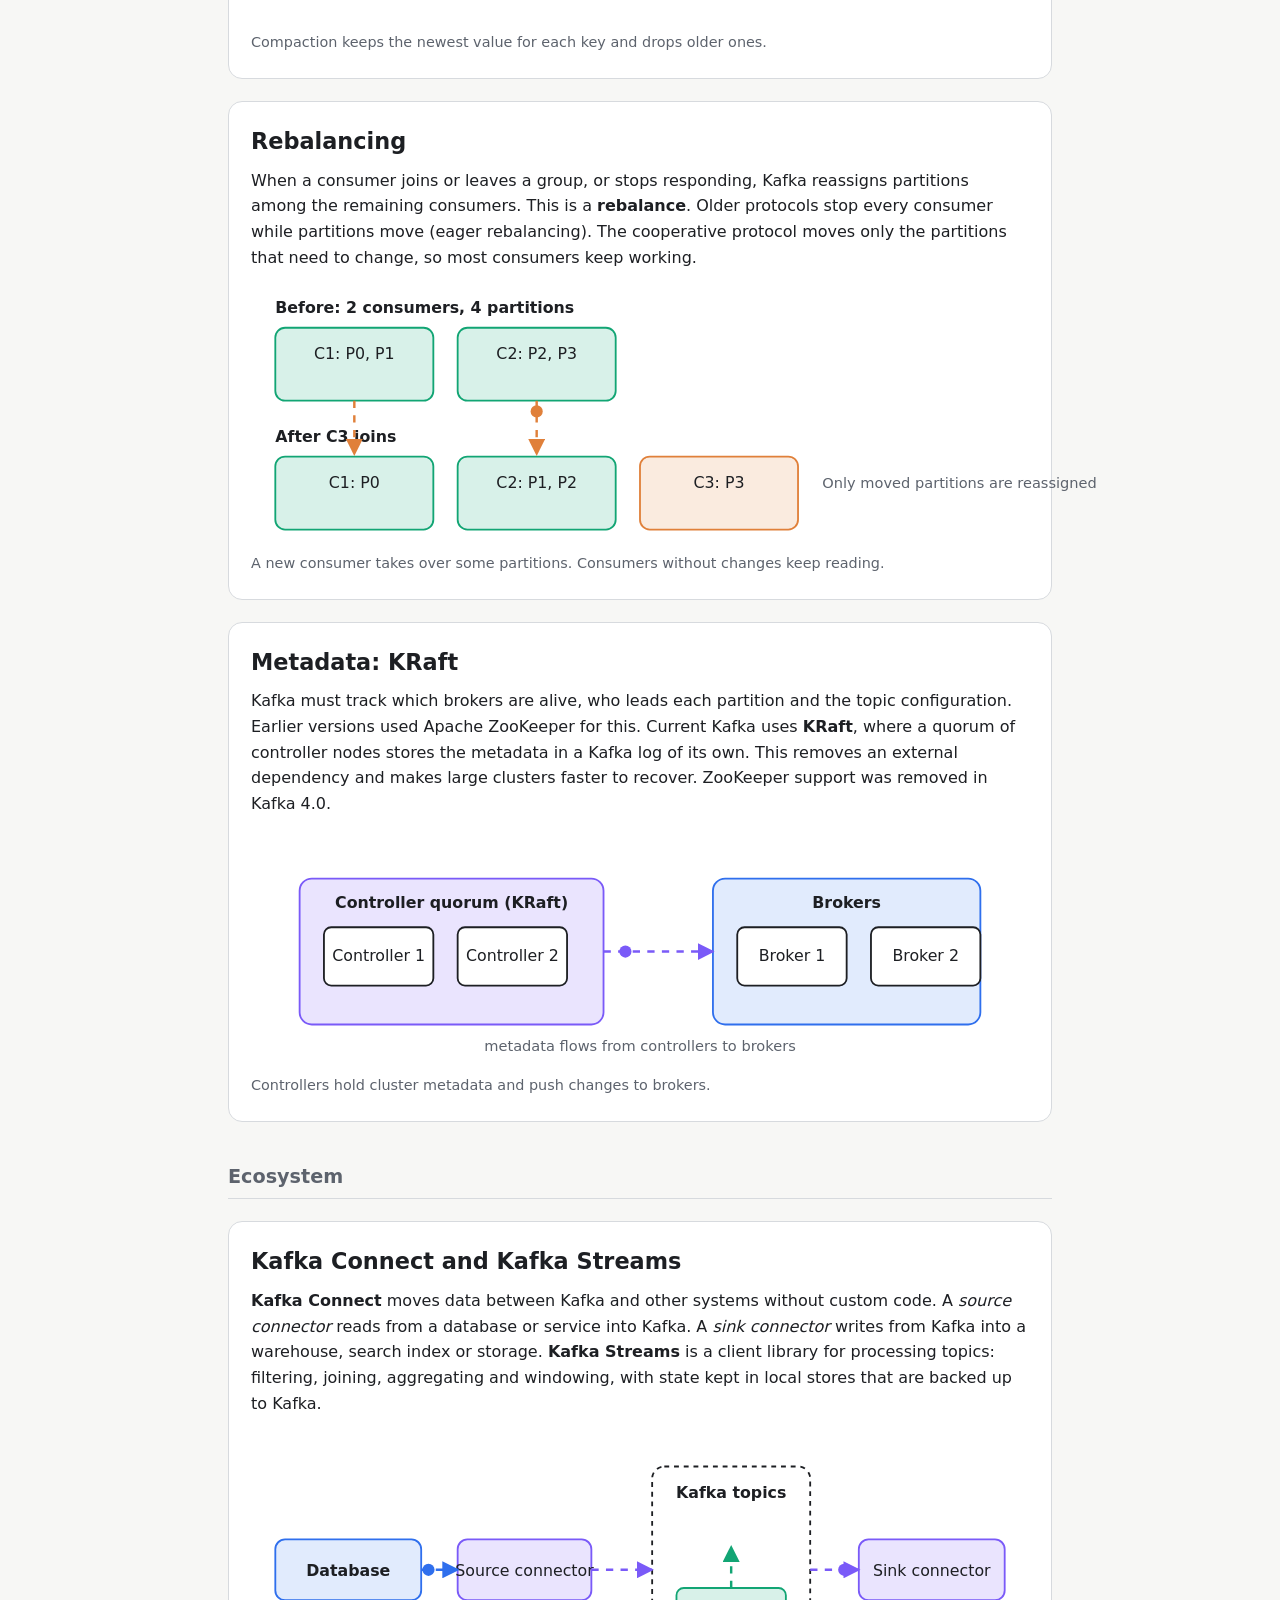
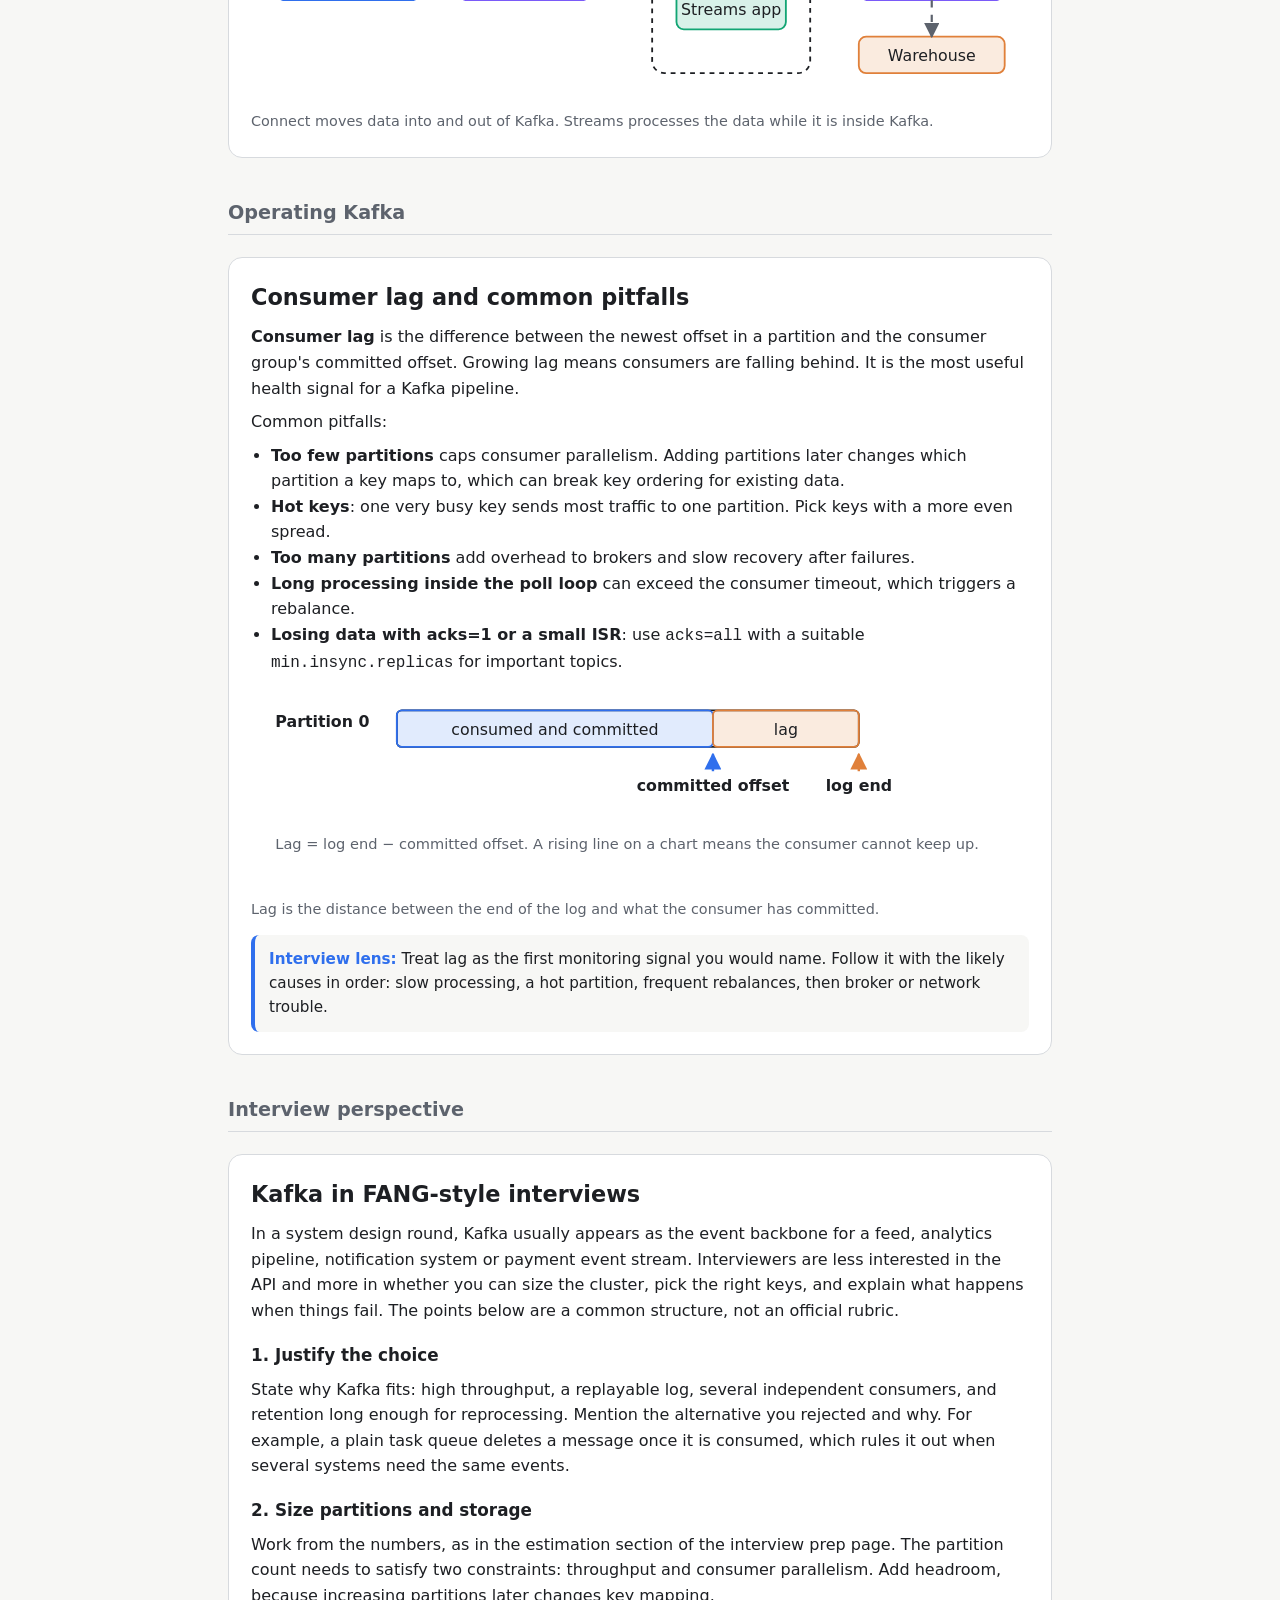
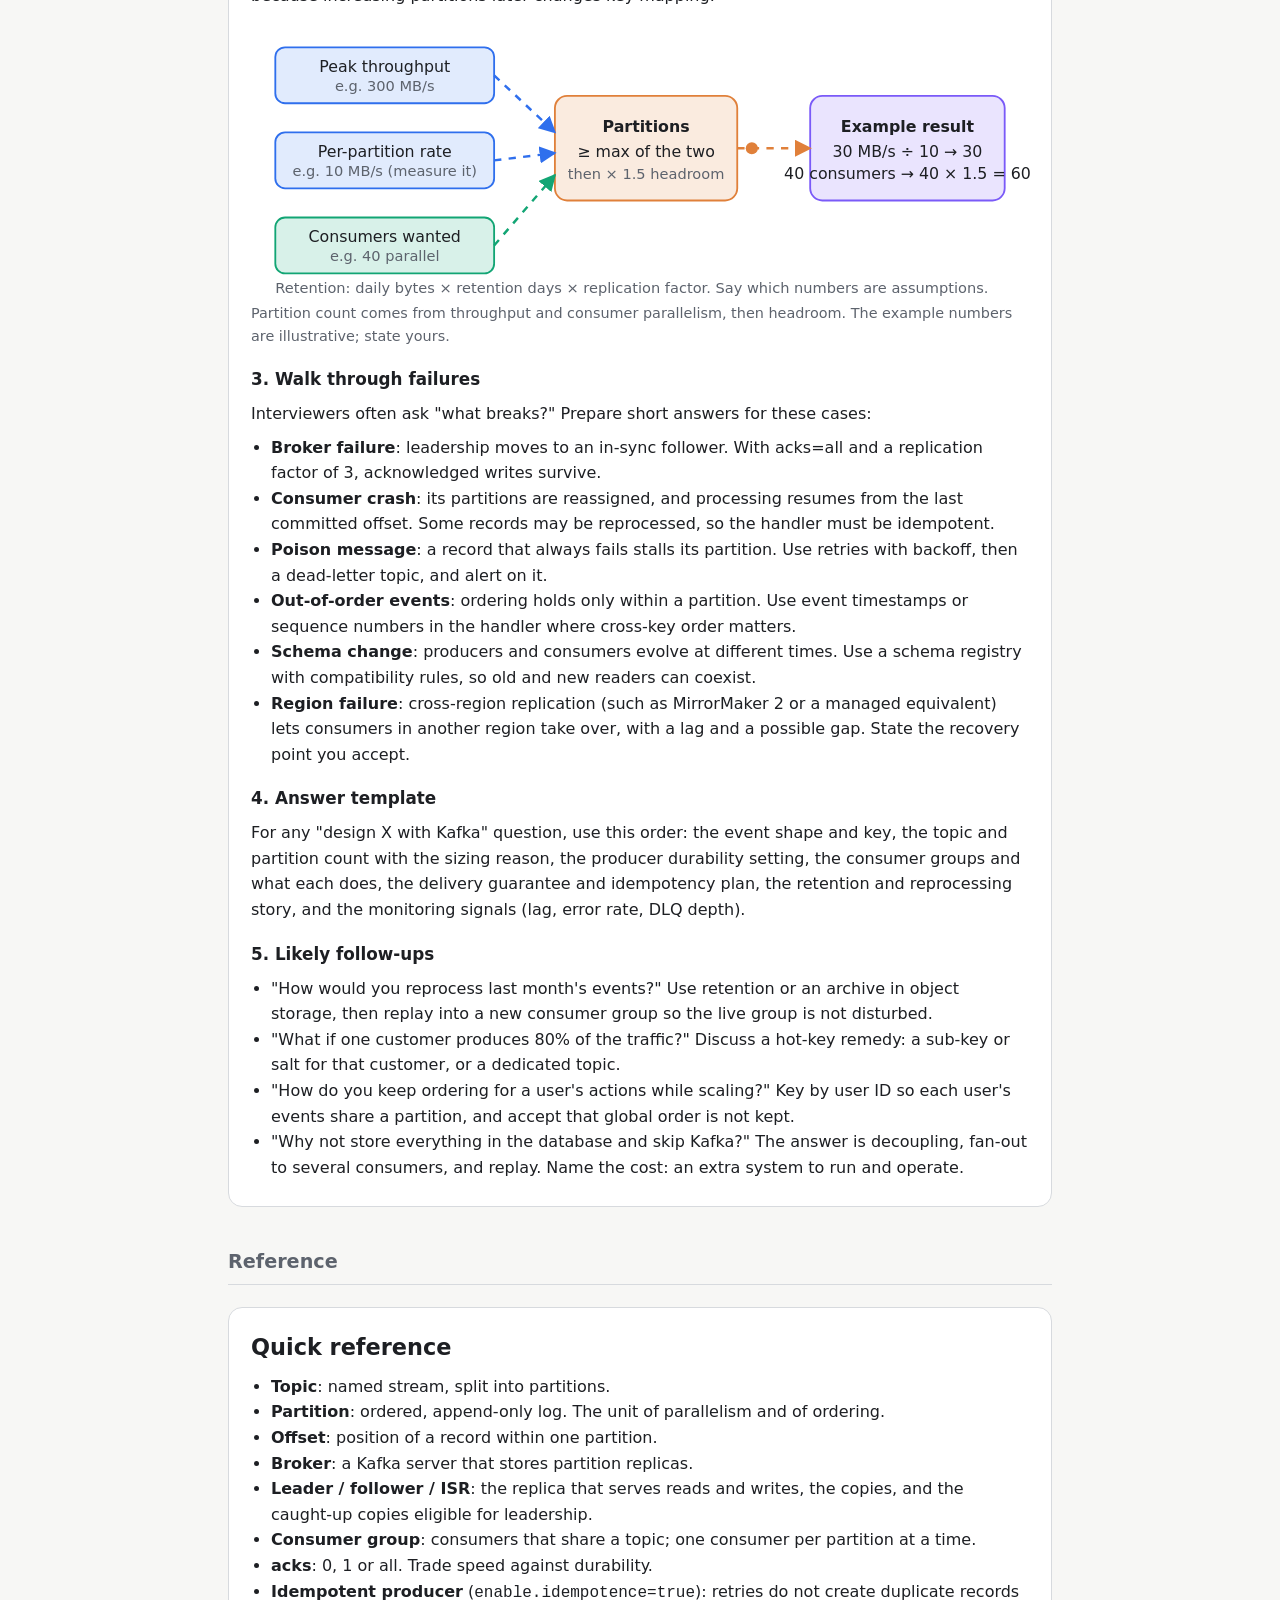
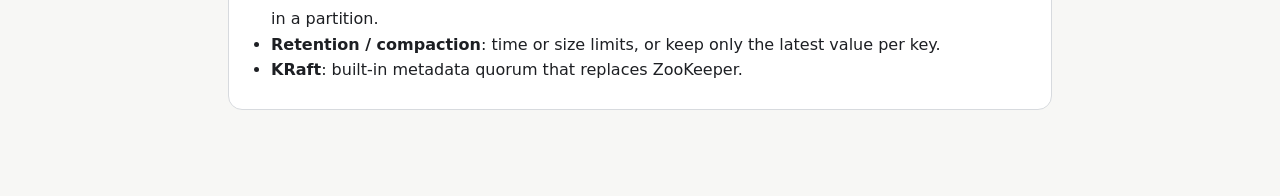
<file: kafka-guide.html>
<!doctype html>
<html lang="en">
  <head>
    <meta charset="utf-8" />
    <meta name="viewport" content="width=device-width, initial-scale=1" />
    <title>Apache Kafka: A Visual Guide</title>
    <link rel="stylesheet" href="styles.css" />
  </head>
  <body>
    <!-- Shared arrowhead definitions -->
    <svg width="0" height="0" style="position: absolute" aria-hidden="true">
      <defs>
        <marker
          id="m-m"
          viewBox="0 0 10 10"
          refX="9"
          refY="5"
          markerWidth="7"
          markerHeight="7"
          orient="auto"
        >
          <path d="M0,0 L10,5 L0,10 z" style="fill: var(--muted)" />
        </marker>
        <marker
          id="m-a"
          viewBox="0 0 10 10"
          refX="9"
          refY="5"
          markerWidth="7"
          markerHeight="7"
          orient="auto"
        >
          <path d="M0,0 L10,5 L0,10 z" style="fill: var(--accent)" />
        </marker>
        <marker
          id="m-g"
          viewBox="0 0 10 10"
          refX="9"
          refY="5"
          markerWidth="7"
          markerHeight="7"
          orient="auto"
        >
          <path d="M0,0 L10,5 L0,10 z" style="fill: var(--accent-2)" />
        </marker>
        <marker
          id="m-w"
          viewBox="0 0 10 10"
          refX="9"
          refY="5"
          markerWidth="7"
          markerHeight="7"
          orient="auto"
        >
          <path d="M0,0 L10,5 L0,10 z" style="fill: var(--warn)" />
        </marker>
        <marker
          id="m-v"
          viewBox="0 0 10 10"
          refX="9"
          refY="5"
          markerWidth="7"
          markerHeight="7"
          orient="auto"
        >
          <path d="M0,0 L10,5 L0,10 z" style="fill: var(--violet)" />
        </marker>
      </defs>
    </svg>

    <main>
      <header>
        <div class="part"><a href="/" class="back">&#8592; Back</a>Visual guide</div>
        <h1>Apache Kafka: Concepts, Internals and Patterns</h1>
        <p>
          A study guide with a diagram for each idea. Arrows show direction, and
          the moving dots follow the arrows where data flows. The text is my own
          explanation.
        </p>
      </header>

      <nav class="toc">
        <h2>Contents</h2>
        <ol>
          <li><a href="#overview">What Kafka is</a></li>
          <li><a href="#topics">Topics, partitions and offsets</a></li>
          <li><a href="#keys">Keys and ordering</a></li>
          <li><a href="#brokers">Brokers and replication</a></li>
          <li><a href="#acks">Producer acknowledgements</a></li>
          <li><a href="#groups">Consumer groups</a></li>
          <li><a href="#commits">Offsets and commits</a></li>
          <li><a href="#semantics">Delivery guarantees</a></li>
          <li><a href="#retention">Retention and compaction</a></li>
          <li><a href="#rebalance">Rebalancing</a></li>
          <li><a href="#metadata">Metadata: KRaft</a></li>
          <li><a href="#ecosystem">Kafka Connect and Kafka Streams</a></li>
          <li><a href="#lag">Consumer lag and common pitfalls</a></li>
          <li><a href="#interview">Kafka in FANG-style interviews</a></li>
          <li><a href="#reference">Quick reference</a></li>
        </ol>
      </nav>

      <!-- ============ BASICS ============ -->
      <h2 class="group">Basics</h2>

      <section class="topic" id="overview">
        <h2>What Kafka is</h2>
        <p>
          Kafka is a distributed event streaming platform. Producers write
          events to it, and consumers read those events, often at a different
          time and rate. Underneath, it is a set of append-only logs spread
          across a cluster of servers called brokers. Because the data is kept
          in a log rather than deleted on read, many independent consumers can
          read the same events.
        </p>
        <figure>
          <svg
            viewBox="0 0 640 220"
            role="img"
            aria-label="Producers write to a Kafka cluster of brokers; consumers read from it"
          >
            <rect class="box-a" x="20" y="80" width="130" height="60" rx="8" />
            <text class="tb" x="85" y="106" text-anchor="middle">
              Producers
            </text>
            <text class="tm" x="85" y="124" text-anchor="middle">
              apps, services, devices
            </text>
            <rect
              class="box"
              x="230"
              y="30"
              width="180"
              height="160"
              rx="10"
              stroke-dasharray="4 4"
            />
            <text class="tb" x="320" y="52" text-anchor="middle">
              Kafka cluster
            </text>
            <rect class="box-v" x="250" y="66" width="140" height="36" rx="6" />
            <text class="t" x="320" y="89" text-anchor="middle">Broker 1</text>
            <rect
              class="box-v"
              x="250"
              y="112"
              width="140"
              height="36"
              rx="6"
            />
            <text class="t" x="320" y="135" text-anchor="middle">Broker 2</text>
            <rect
              class="box-v"
              x="250"
              y="158"
              width="140"
              height="22"
              rx="6"
            />
            <text class="t" x="320" y="173" text-anchor="middle">Broker 3</text>
            <rect class="box-g" x="490" y="80" width="130" height="60" rx="8" />
            <text class="tb" x="555" y="106" text-anchor="middle">
              Consumers
            </text>
            <text class="tm" x="555" y="124" text-anchor="middle">
              read at own pace
            </text>
            <path
              class="ln-a flow"
              marker-end="url(#m-a)"
              d="M150 110 L230 110"
            />
            <path
              class="ln-g flow"
              marker-end="url(#m-g)"
              d="M410 110 L490 110"
            />
            <circle r="5" fill="var(--accent)">
              <animateMotion
                dur="2.6s"
                repeatCount="indefinite"
                path="M150 110 L230 110"
              />
            </circle>
            <circle r="5" fill="var(--accent-2)">
              <animateMotion
                dur="2.6s"
                begin="1.3s"
                repeatCount="indefinite"
                path="M410 110 L490 110"
              />
            </circle>
          </svg>
          <figcaption>
            Producers append events to brokers. Consumers read them, and the
            events stay available for other consumers.
          </figcaption>
        </figure>
      </section>

      <section class="topic" id="topics">
        <h2>Topics, partitions and offsets</h2>
        <p>
          A <strong>topic</strong> is a named stream of events, such as
          <code>orders</code> or <code>page-views</code>. Each topic is split
          into one or more <strong>partitions</strong>. A partition is an
          ordered, append-only log. Each record in it gets a sequential number
          called an <strong>offset</strong>, which is its position in that
          partition. Offsets are unique only within a partition.
        </p>
        <p>
          A record contains a key (optional), a value, a timestamp and optional
          headers. The key affects which partition the record goes to, covered
          in the next section.
        </p>
        <figure>
          <svg
            viewBox="0 0 640 230"
            role="img"
            aria-label="A topic with three partitions; records are appended at the end of each partition with increasing offsets"
          >
            <text class="tb" x="20" y="26">Topic: orders</text>
            <text class="tm" x="20" y="44">Partition 0</text>
            <text class="tm" x="20" y="96">Partition 1</text>
            <text class="tm" x="20" y="148">Partition 2</text>
            <rect class="box" x="110" y="28" width="60" height="30" rx="4" />
            <text class="t" x="140" y="48" text-anchor="middle">0</text>
            <rect class="box" x="176" y="28" width="60" height="30" rx="4" />
            <text class="t" x="206" y="48" text-anchor="middle">1</text>
            <rect class="box" x="242" y="28" width="60" height="30" rx="4" />
            <text class="t" x="272" y="48" text-anchor="middle">2</text>
            <rect class="box" x="308" y="28" width="60" height="30" rx="4" />
            <text class="t" x="338" y="48" text-anchor="middle">3</text>
            <rect class="box" x="110" y="80" width="60" height="30" rx="4" />
            <text class="t" x="140" y="100" text-anchor="middle">0</text>
            <rect class="box" x="176" y="80" width="60" height="30" rx="4" />
            <text class="t" x="206" y="100" text-anchor="middle">1</text>
            <rect class="box" x="110" y="132" width="60" height="30" rx="4" />
            <text class="t" x="140" y="152" text-anchor="middle">0</text>
            <rect class="box" x="176" y="132" width="60" height="30" rx="4" />
            <text class="t" x="206" y="152" text-anchor="middle">1</text>
            <rect class="box" x="242" y="132" width="60" height="30" rx="4" />
            <text class="t" x="272" y="152" text-anchor="middle">2</text>
            <rect class="box" x="308" y="132" width="60" height="30" rx="4" />
            <text class="t" x="338" y="152" text-anchor="middle">3</text>
            <rect
              class="box-w blink"
              x="374"
              y="28"
              width="60"
              height="30"
              rx="4"
            />
            <rect
              class="box-w blink2"
              x="242"
              y="80"
              width="60"
              height="30"
              rx="4"
            />
            <rect
              class="box-w blink"
              x="374"
              y="132"
              width="60"
              height="30"
              rx="4"
            />
            <path
              class="ln-a flow"
              marker-end="url(#m-a)"
              d="M440 43 L520 43"
            />
            <path
              class="ln-a flow"
              marker-end="url(#m-a)"
              d="M310 95 L400 95"
            />
            <path
              class="ln-a flow"
              marker-end="url(#m-a)"
              d="M440 147 L520 147"
            />
            <text class="tm" x="20" y="200">
              New records are appended on the right. Old records keep their
              offsets.
            </text>
            <circle r="5" fill="var(--warn)">
              <animateMotion
                dur="2.6s"
                repeatCount="indefinite"
                path="M440 43 L520 43"
              />
            </circle>
          </svg>
          <figcaption>
            Each partition is an append-only log. Offsets increase inside each
            partition.
          </figcaption>
        </figure>
      </section>

      <section class="topic" id="keys">
        <h2>Keys and ordering</h2>
        <p>
          Kafka guarantees order <strong>within a partition only</strong>. There
          is no global order across the whole topic. When a record has a key,
          Kafka hashes the key and uses the result to choose a partition. So all
          records with the same key land in the same partition and stay in
          order. Records without a key are spread across partitions.
        </p>
        <figure>
          <svg
            viewBox="0 0 640 230"
            role="img"
            aria-label="Records with keys are hashed to partitions; records with the same key go to the same partition"
          >
            <rect class="box-a" x="20" y="20" width="110" height="34" rx="6" />
            <text class="t" x="75" y="42" text-anchor="middle">
              key: user-7
            </text>
            <rect class="box-a" x="20" y="72" width="110" height="34" rx="6" />
            <text class="t" x="75" y="94" text-anchor="middle">
              key: user-3
            </text>
            <rect class="box-a" x="20" y="124" width="110" height="34" rx="6" />
            <text class="t" x="75" y="146" text-anchor="middle">
              key: user-7
            </text>
            <rect class="box-w" x="230" y="70" width="150" height="50" rx="8" />
            <text class="tb" x="305" y="92" text-anchor="middle">
              hash(key) mod N
            </text>
            <text class="tm" x="305" y="108" text-anchor="middle">
              picks a partition
            </text>
            <rect class="box" x="450" y="20" width="170" height="44" rx="6" />
            <text class="t" x="535" y="46" text-anchor="middle">
              Partition 0
            </text>
            <rect class="box" x="450" y="92" width="170" height="44" rx="6" />
            <text class="t" x="535" y="118" text-anchor="middle">
              Partition 1
            </text>
            <rect class="box" x="450" y="164" width="170" height="44" rx="6" />
            <text class="t" x="535" y="190" text-anchor="middle">
              Partition 2
            </text>
            <path class="ln flow" marker-end="url(#m-m)" d="M130 37 L230 92" />
            <path class="ln flow" marker-end="url(#m-m)" d="M130 89 L230 95" />
            <path
              class="ln flow"
              marker-end="url(#m-m)"
              d="M130 141 L230 105"
            />
            <path
              class="ln-a flow"
              marker-end="url(#m-a)"
              d="M380 95 L450 42"
            />
            <path
              class="ln-g flow"
              marker-end="url(#m-g)"
              d="M380 95 L450 114"
            />
            <path
              class="ln-w flow"
              marker-end="url(#m-w)"
              d="M380 95 L450 186"
            />
            <circle r="5" fill="var(--accent)">
              <animateMotion
                dur="2.6s"
                repeatCount="indefinite"
                path="M130 37 L230 92 L380 95 L450 42"
              />
            </circle>
            <circle r="5" fill="var(--accent)">
              <animateMotion
                dur="2.6s"
                begin="1.3s"
                repeatCount="indefinite"
                path="M130 141 L230 105 L380 95 L450 186"
              />
            </circle>
            <text class="tm" x="20" y="212">
              user-7 records always share one partition, so their order is kept.
            </text>
          </svg>
          <figcaption>
            Same key, same partition. Ordering is guaranteed per key, not across
            keys.
          </figcaption>
        </figure>
        <div class="fang">
          <strong>Interview lens:</strong> Expect "how do you pick a partition
          key?" Name the ordering requirement first, then the spread: a key with
          few values or one very busy value creates hot partitions.
        </div>
      </section>

      <!-- ============ CLUSTER ============ -->
      <h2 class="group">Cluster and reliability</h2>

      <section class="topic" id="brokers">
        <h2>Brokers and replication</h2>
        <p>
          A broker is a Kafka server. Each partition is stored on several
          brokers based on its <strong>replication factor</strong>, often 3. One
          replica is the <strong>leader</strong> and handles all reads and
          writes for that partition. The others are
          <strong>followers</strong> that copy the leader's data. The followers
          that are fully caught up form the
          <strong>in-sync replica set (ISR)</strong>. If a leader fails, a new
          leader is chosen from the ISR, so committed data is not lost.
        </p>
        <figure>
          <svg
            viewBox="0 0 640 230"
            role="img"
            aria-label="Partition 0 has a leader on broker 1 and followers on brokers 2 and 3; the leader replicates to followers"
          >
            <rect
              class="box-v"
              x="40"
              y="60"
              width="150"
              height="110"
              rx="10"
            />
            <text class="tb" x="115" y="84" text-anchor="middle">Broker 1</text>
            <rect class="box-a" x="65" y="100" width="100" height="40" rx="6" />
            <text class="t" x="115" y="124" text-anchor="middle">
              P0 leader
            </text>
            <rect
              class="box-v"
              x="250"
              y="20"
              width="150"
              height="90"
              rx="10"
            />
            <text class="tb" x="325" y="44" text-anchor="middle">Broker 2</text>
            <rect class="box-g" x="275" y="58" width="100" height="36" rx="6" />
            <text class="t" x="325" y="81" text-anchor="middle">
              P0 follower
            </text>
            <rect
              class="box-v"
              x="250"
              y="130"
              width="150"
              height="90"
              rx="10"
            />
            <text class="tb" x="325" y="154" text-anchor="middle">
              Broker 3
            </text>
            <rect
              class="box-g"
              x="275"
              y="168"
              width="100"
              height="36"
              rx="6"
            />
            <text class="t" x="325" y="191" text-anchor="middle">
              P0 follower
            </text>
            <path
              class="ln-a flow"
              marker-end="url(#m-a)"
              d="M190 110 L250 70"
            />
            <path
              class="ln-a flow"
              marker-end="url(#m-a)"
              d="M190 120 L250 170"
            />
            <text class="tm" x="440" y="70">Writes go to the leader.</text>
            <text class="tm" x="440" y="88">Followers copy them.</text>
            <text class="tm" x="440" y="130">ISR = leader + caught-up</text>
            <text class="tm" x="440" y="148">followers</text>
            <circle r="5" fill="var(--accent)">
              <animateMotion
                dur="2.6s"
                repeatCount="indefinite"
                path="M190 110 L250 70"
              />
            </circle>
            <circle r="5" fill="var(--accent)">
              <animateMotion
                dur="2.6s"
                begin="1.3s"
                repeatCount="indefinite"
                path="M190 120 L250 170"
              />
            </circle>
          </svg>
          <figcaption>
            One leader takes writes, and followers keep copies ready to take
            over.
          </figcaption>
        </figure>
      </section>

      <section class="topic" id="acks">
        <h2>Producer acknowledgements</h2>
        <p>
          The producer's <code>acks</code> setting controls how long it waits
          before treating a write as successful. This is the main trade-off
          between speed and durability:
        </p>
        <ul>
          <li>
            <strong>acks=0</strong>: the producer does not wait. Fastest, but
            records can be lost silently.
          </li>
          <li>
            <strong>acks=1</strong>: the leader confirms after writing to its
            own log. A leader failure before replication can still lose the
            record.
          </li>
          <li>
            <strong>acks=all</strong>: the leader confirms after every in-sync
            replica has the record. Combined with
            <code>min.insync.replicas</code>, this is the setting for data you
            cannot lose.
          </li>
        </ul>
        <figure>
          <svg
            viewBox="0 0 640 230"
            role="img"
            aria-label="With acks all, the producer waits for the leader and followers before receiving the acknowledgement"
          >
            <rect class="box-a" x="20" y="90" width="110" height="50" rx="8" />
            <text class="tb" x="75" y="120" text-anchor="middle">Producer</text>
            <rect class="box-v" x="240" y="90" width="110" height="50" rx="8" />
            <text class="tb" x="295" y="120" text-anchor="middle">Leader</text>
            <rect class="box-g" x="480" y="30" width="130" height="44" rx="8" />
            <text class="t" x="545" y="57" text-anchor="middle">
              Follower 1
            </text>
            <rect
              class="box-g"
              x="480"
              y="150"
              width="130"
              height="44"
              rx="8"
            />
            <text class="t" x="545" y="177" text-anchor="middle">
              Follower 2
            </text>
            <path
              class="ln-a flow"
              marker-end="url(#m-a)"
              d="M130 115 L240 115"
            />
            <path
              class="ln-g flow"
              marker-end="url(#m-g)"
              d="M350 105 L480 52"
            />
            <path
              class="ln-g flow"
              marker-end="url(#m-g)"
              d="M350 125 L480 172"
            />
            <path
              class="ln-w flow"
              marker-end="url(#m-w)"
              d="M240 125 L130 125"
            />
            <text class="tm" x="180" y="108" text-anchor="middle">1. send</text>
            <text class="tm" x="420" y="75" text-anchor="middle">
              2. replicate
            </text>
            <text class="tm" x="180" y="200" text-anchor="middle">
              3. ack after all replicas
            </text>
            <circle r="5" fill="var(--accent)">
              <animateMotion
                dur="2.6s"
                repeatCount="indefinite"
                path="M130 115 L240 115"
              />
            </circle>
            <circle r="5" fill="var(--warn)">
              <animateMotion
                dur="2.6s"
                begin="1.3s"
                repeatCount="indefinite"
                path="M240 125 L130 125"
              />
            </circle>
          </svg>
          <figcaption>
            With acks=all, the acknowledgement waits until the replicas have the
            record.
          </figcaption>
        </figure>
        <div class="fang">
          <strong>Interview lens:</strong> Always state the durability choice
          and its cost in one sentence: "acks=all with min.insync.replicas=2 and
          replication factor 3, so one broker can fail without losing
          acknowledged writes, at the cost of added write latency."
        </div>
      </section>

      <!-- ============ CONSUMING ============ -->
      <h2 class="group">Consuming</h2>

      <section class="topic" id="groups">
        <h2>Consumer groups</h2>
        <p>
          A consumer group is a set of consumers that share the work of reading
          a topic. Within a group, each partition is assigned to
          <strong>at most one</strong> consumer at a time. That is how Kafka
          scales reading: the maximum parallelism of a group equals the number
          of partitions. Consumers in a group beyond that number sit idle.
          Different groups read the same topic independently, and each group
          keeps its own position.
        </p>
        <figure>
          <svg
            viewBox="0 0 640 260"
            role="img"
            aria-label="A topic with four partitions is read by group A with two consumers and by group B with one consumer"
          >
            <rect
              class="box"
              x="20"
              y="20"
              width="200"
              height="200"
              rx="10"
              stroke-dasharray="4 4"
            />
            <text class="tb" x="120" y="42" text-anchor="middle">
              Topic: 4 partitions
            </text>
            <rect class="box-a" x="50" y="60" width="140" height="32" rx="6" />
            <text class="t" x="120" y="81" text-anchor="middle">P0</text>
            <rect class="box-a" x="50" y="100" width="140" height="32" rx="6" />
            <text class="t" x="120" y="121" text-anchor="middle">P1</text>
            <rect class="box-a" x="50" y="140" width="140" height="32" rx="6" />
            <text class="t" x="120" y="161" text-anchor="middle">P2</text>
            <rect class="box-a" x="50" y="180" width="140" height="26" rx="6" />
            <text class="t" x="120" y="197" text-anchor="middle">P3</text>
            <rect
              class="box-g"
              x="300"
              y="20"
              width="150"
              height="110"
              rx="10"
            />
            <text class="tb" x="375" y="42" text-anchor="middle">Group A</text>
            <rect class="box" x="320" y="54" width="110" height="30" rx="6" />
            <text class="t" x="375" y="74" text-anchor="middle">
              Consumer A1
            </text>
            <rect class="box" x="320" y="94" width="110" height="30" rx="6" />
            <text class="t" x="375" y="114" text-anchor="middle">
              Consumer A2
            </text>
            <rect
              class="box-w"
              x="300"
              y="160"
              width="150"
              height="60"
              rx="10"
            />
            <text class="tb" x="375" y="182" text-anchor="middle">Group B</text>
            <rect class="box" x="320" y="192" width="110" height="20" rx="6" />
            <text class="t" x="375" y="206" text-anchor="middle">
              Consumer B1
            </text>
            <path
              class="ln-g flow"
              marker-end="url(#m-g)"
              d="M190 76 L320 69"
            />
            <path
              class="ln-g flow"
              marker-end="url(#m-g)"
              d="M190 116 L320 69"
            />
            <path
              class="ln-g flow"
              marker-end="url(#m-g)"
              d="M190 156 L320 109"
            />
            <path
              class="ln-g flow"
              marker-end="url(#m-g)"
              d="M190 196 L320 109"
            />
            <path
              class="ln-w flow"
              marker-end="url(#m-w)"
              d="M190 116 L320 202"
            />
            <path
              class="ln-w flow"
              marker-end="url(#m-w)"
              d="M190 196 L320 202"
            />
            <text class="tm" x="480" y="60">Group A: P0 and P1 to A1,</text>
            <text class="tm" x="480" y="78">P2 and P3 to A2 (one each)</text>
            <text class="tm" x="480" y="200">Group B reads all partitions</text>
            <text class="tm" x="480" y="218">with its own offsets</text>
            <circle r="5" fill="var(--accent-2)">
              <animateMotion
                dur="2.6s"
                repeatCount="indefinite"
                path="M190 76 L320 69"
              />
            </circle>
            <circle r="5" fill="var(--warn)">
              <animateMotion
                dur="2.6s"
                begin="1.3s"
                repeatCount="indefinite"
                path="M190 196 L320 202"
              />
            </circle>
          </svg>
          <figcaption>
            Each partition goes to one consumer per group. Separate groups each
            get every record.
          </figcaption>
        </figure>
        <div class="fang">
          <strong>Interview lens:</strong> The partition count is the ceiling on
          parallelism. If the interviewer asks you to scale a consumer that is
          already at that ceiling, the answer is more partitions (with a plan
          for the key remapping), not more consumers.
        </div>
      </section>

      <section class="topic" id="commits">
        <h2>Offsets and commits</h2>
        <p>
          A consumer tracks its position in each partition using offsets. After
          processing records, it <strong>commits</strong> the offset to Kafka,
          which stores committed offsets in an internal topic. If the consumer
          restarts, it resumes from the last committed offset. Anything read but
          not yet committed is read again.
        </p>
        <p>
          Commits can be automatic (on a timer, which can commit before
          processing finishes) or manual (after your code succeeds). Choosing
          when to commit decides what happens during a crash.
        </p>
        <figure>
          <svg
            viewBox="0 0 640 170"
            role="img"
            aria-label="A partition log with the committed offset behind the current read position"
          >
            <text class="tb" x="20" y="28">Partition 0</text>
            <rect class="box" x="120" y="50" width="48" height="36" rx="4" />
            <text class="t" x="144" y="73" text-anchor="middle">40</text>
            <rect class="box" x="172" y="50" width="48" height="36" rx="4" />
            <text class="t" x="196" y="73" text-anchor="middle">41</text>
            <rect class="box" x="224" y="50" width="48" height="36" rx="4" />
            <text class="t" x="248" y="73" text-anchor="middle">42</text>
            <rect class="box" x="276" y="50" width="48" height="36" rx="4" />
            <text class="t" x="300" y="73" text-anchor="middle">43</text>
            <rect class="box" x="328" y="50" width="48" height="36" rx="4" />
            <text class="t" x="352" y="73" text-anchor="middle">44</text>
            <rect class="box" x="380" y="50" width="48" height="36" rx="4" />
            <text class="t" x="404" y="73" text-anchor="middle">45</text>
            <path class="ln-g" marker-end="url(#m-g)" d="M196 112 L196 96" />
            <text class="tb" x="196" y="128" text-anchor="middle">
              committed (41)
            </text>
            <path class="ln-a" marker-end="url(#m-a)" d="M300 112 L300 96" />
            <text class="tb" x="300" y="128" text-anchor="middle">
              reading (43)
            </text>
            <text class="tm" x="20" y="158">
              After a crash, reading restarts at 41, so 41 and 42 are processed
              again.
            </text>
          </svg>
          <figcaption>
            The gap between the committed offset and the current position is
            work that may be repeated after a crash.
          </figcaption>
        </figure>
      </section>

      <section class="topic" id="semantics">
        <h2>Delivery guarantees</h2>
        <p>
          The order of "process" and "commit" decides how a crash is handled.
          There are three standard guarantees:
        </p>
        <ul>
          <li>
            <strong>At-most-once</strong>: commit first, then process. A crash
            after the commit loses that record. No duplicates, but possible
            loss.
          </li>
          <li>
            <strong>At-least-once</strong>: process first, then commit. A crash
            before the commit repeats the record. No loss, but duplicates are
            possible, so make processing idempotent.
          </li>
          <li>
            <strong>Exactly-once</strong>: Kafka transactions combine the output
            writes and the offset commit into one atomic step. Consumers read
            with <code>read_committed</code> to skip aborted writes. This works
            inside Kafka. Writes to outside systems still need idempotent
            handling or a transactional sink.
          </li>
        </ul>
        <figure>
          <svg
            viewBox="0 0 640 260"
            role="img"
            aria-label="Three flows: commit then process, process then commit, and atomic transaction"
          >
            <text class="tb" x="20" y="24">At-most-once</text>
            <rect class="box-a" x="150" y="8" width="110" height="26" rx="5" />
            <text class="t" x="205" y="25" text-anchor="middle">commit</text>
            <rect class="box-a" x="290" y="8" width="110" height="26" rx="5" />
            <text class="t" x="345" y="25" text-anchor="middle">process</text>
            <path
              class="ln-w flow"
              marker-end="url(#m-w)"
              d="M260 21 L290 21"
            />
            <text class="tm" x="420" y="25">crash after commit = lost</text>

            <text class="tb" x="20" y="90">At-least-once</text>
            <rect class="box-a" x="150" y="74" width="110" height="26" rx="5" />
            <text class="t" x="205" y="91" text-anchor="middle">process</text>
            <rect class="box-a" x="290" y="74" width="110" height="26" rx="5" />
            <text class="t" x="345" y="91" text-anchor="middle">commit</text>
            <path
              class="ln-g flow"
              marker-end="url(#m-g)"
              d="M260 87 L290 87"
            />
            <text class="tm" x="420" y="91">
              crash before commit = repeated
            </text>

            <text class="tb" x="20" y="156">Exactly-once</text>
            <rect
              class="box-g"
              x="150"
              y="140"
              width="330"
              height="40"
              rx="6"
            />
            <text class="t" x="315" y="165" text-anchor="middle">
              one transaction: write outputs + commit offsets
            </text>
            <path
              class="ln-v flow"
              marker-end="url(#m-v)"
              d="M315 180 L315 200"
            />
            <text class="tm" x="330" y="216">all or nothing</text>

            <circle r="5" fill="var(--warn)">
              <animateMotion
                dur="2.6s"
                repeatCount="indefinite"
                path="M260 21 L290 21"
              />
            </circle>
            <circle r="5" fill="var(--accent-2)">
              <animateMotion
                dur="2.6s"
                repeatCount="indefinite"
                path="M260 87 L290 87"
              />
            </circle>
          </svg>
          <figcaption>
            The order of processing and committing decides whether a crash loses
            data or repeats it.
          </figcaption>
        </figure>
        <div class="fang">
          <strong>Interview lens:</strong> Do not answer "exactly-once" without
          qualification. Say what is exactly-once (Kafka-to-Kafka with
          transactions) and what still needs idempotent handling (databases,
          emails, payments). Interviewers listen for that boundary.
        </div>
      </section>

      <!-- ============ STORAGE AND OPERATIONS ============ -->
      <h2 class="group">Storage and operations</h2>

      <section class="topic" id="retention">
        <h2>Retention and compaction</h2>
        <p>
          Kafka does not delete records when they are read. Records are removed
          by a policy:
        </p>
        <ul>
          <li>
            <strong>Time or size retention</strong> (<code>retention.ms</code>,
            <code>retention.bytes</code>): old segments are deleted after a
            period or once the log exceeds a size.
          </li>
          <li>
            <strong>Log compaction</strong>: for each key, Kafka keeps only the
            latest value. A record with a null value (a tombstone) deletes the
            key after a delay. This suits changelogs and current-state data,
            such as the latest profile for each user.
          </li>
        </ul>
        <figure>
          <svg
            viewBox="0 0 640 210"
            role="img"
            aria-label="Before compaction, a key has several values; after compaction, only the latest value per key remains"
          >
            <text class="tb" x="20" y="24">Before compaction</text>
            <rect class="box" x="20" y="36" width="70" height="28" rx="4" />
            <text class="t" x="55" y="55" text-anchor="middle">a=1</text>
            <rect class="box" x="96" y="36" width="70" height="28" rx="4" />
            <text class="t" x="131" y="55" text-anchor="middle">b=5</text>
            <rect class="box" x="172" y="36" width="70" height="28" rx="4" />
            <text class="t" x="207" y="55" text-anchor="middle">a=2</text>
            <rect class="box" x="248" y="36" width="70" height="28" rx="4" />
            <text class="t" x="283" y="55" text-anchor="middle">c=9</text>
            <rect class="box" x="324" y="36" width="70" height="28" rx="4" />
            <text class="t" x="359" y="55" text-anchor="middle">a=3</text>
            <rect class="box" x="400" y="36" width="70" height="28" rx="4" />
            <text class="t" x="435" y="55" text-anchor="middle">b=null</text>
            <path
              class="ln-v flow"
              marker-end="url(#m-v)"
              d="M320 84 L320 110"
            />
            <text class="tb" x="20" y="130">After compaction</text>
            <rect class="box-g" x="20" y="142" width="70" height="28" rx="4" />
            <text class="t" x="55" y="161" text-anchor="middle">a=3</text>
            <rect class="box-g" x="96" y="142" width="70" height="28" rx="4" />
            <text class="t" x="131" y="161" text-anchor="middle">c=9</text>
            <text class="tm" x="190" y="161">
              b was deleted by its tombstone
            </text>
            <circle r="5" fill="var(--violet)">
              <animateMotion
                dur="2.6s"
                repeatCount="indefinite"
                path="M320 84 L320 110"
              />
            </circle>
          </svg>
          <figcaption>
            Compaction keeps the newest value for each key and drops older ones.
          </figcaption>
        </figure>
      </section>

      <section class="topic" id="rebalance">
        <h2>Rebalancing</h2>
        <p>
          When a consumer joins or leaves a group, or stops responding, Kafka
          reassigns partitions among the remaining consumers. This is a
          <strong>rebalance</strong>. Older protocols stop every consumer while
          partitions move (eager rebalancing). The cooperative protocol moves
          only the partitions that need to change, so most consumers keep
          working.
        </p>
        <figure>
          <svg
            viewBox="0 0 640 220"
            role="img"
            aria-label="When consumer C3 joins, partitions are reassigned so each of three consumers has about the same load"
          >
            <text class="tb" x="20" y="24">
              Before: 2 consumers, 4 partitions
            </text>
            <rect class="box-g" x="20" y="36" width="130" height="60" rx="8" />
            <text class="t" x="85" y="62" text-anchor="middle">C1: P0, P1</text>
            <rect class="box-g" x="170" y="36" width="130" height="60" rx="8" />
            <text class="t" x="235" y="62" text-anchor="middle">
              C2: P2, P3
            </text>
            <text class="tb" x="20" y="130">After C3 joins</text>
            <rect class="box-g" x="20" y="142" width="130" height="60" rx="8" />
            <text class="t" x="85" y="168" text-anchor="middle">C1: P0</text>
            <rect
              class="box-g"
              x="170"
              y="142"
              width="130"
              height="60"
              rx="8"
            />
            <text class="t" x="235" y="168" text-anchor="middle">
              C2: P1, P2
            </text>
            <rect
              class="box-w blink"
              x="320"
              y="142"
              width="130"
              height="60"
              rx="8"
            />
            <text class="t" x="385" y="168" text-anchor="middle">C3: P3</text>
            <path
              class="ln-w flow"
              marker-end="url(#m-w)"
              d="M235 96 L235 140"
            />
            <path class="ln-w flow" marker-end="url(#m-w)" d="M85 96 L85 140" />
            <circle r="5" fill="var(--warn)">
              <animateMotion
                dur="2.6s"
                repeatCount="indefinite"
                path="M235 96 L235 140"
              />
            </circle>
            <text class="tm" x="470" y="168">
              Only moved partitions are reassigned
            </text>
          </svg>
          <figcaption>
            A new consumer takes over some partitions. Consumers without changes
            keep reading.
          </figcaption>
        </figure>
      </section>

      <section class="topic" id="metadata">
        <h2>Metadata: KRaft</h2>
        <p>
          Kafka must track which brokers are alive, who leads each partition and
          the topic configuration. Earlier versions used Apache ZooKeeper for
          this. Current Kafka uses <strong>KRaft</strong>, where a quorum of
          controller nodes stores the metadata in a Kafka log of its own. This
          removes an external dependency and makes large clusters faster to
          recover. ZooKeeper support was removed in Kafka 4.0.
        </p>
        <figure>
          <svg
            viewBox="0 0 640 200"
            role="img"
            aria-label="Controller quorum manages metadata for brokers"
          >
            <rect
              class="box-v"
              x="40"
              y="40"
              width="250"
              height="120"
              rx="10"
            />
            <text class="tb" x="165" y="64" text-anchor="middle">
              Controller quorum (KRaft)
            </text>
            <rect class="box" x="60" y="80" width="90" height="48" rx="6" />
            <text class="t" x="105" y="108" text-anchor="middle">
              Controller 1
            </text>
            <rect class="box" x="170" y="80" width="90" height="48" rx="6" />
            <text class="t" x="215" y="108" text-anchor="middle">
              Controller 2
            </text>
            <rect
              class="box-a"
              x="380"
              y="40"
              width="220"
              height="120"
              rx="10"
            />
            <text class="tb" x="490" y="64" text-anchor="middle">Brokers</text>
            <rect class="box" x="400" y="80" width="90" height="48" rx="6" />
            <text class="t" x="445" y="108" text-anchor="middle">Broker 1</text>
            <rect class="box" x="510" y="80" width="90" height="48" rx="6" />
            <text class="t" x="555" y="108" text-anchor="middle">Broker 2</text>
            <path
              class="ln-v flow"
              marker-end="url(#m-v)"
              d="M290 100 L380 100"
            />
            <circle r="5" fill="var(--violet)">
              <animateMotion
                dur="2.6s"
                repeatCount="indefinite"
                path="M290 100 L380 100"
              />
            </circle>
            <text class="tm" x="320" y="182" text-anchor="middle">
              metadata flows from controllers to brokers
            </text>
          </svg>
          <figcaption>
            Controllers hold cluster metadata and push changes to brokers.
          </figcaption>
        </figure>
      </section>

      <!-- ============ ECOSYSTEM ============ -->
      <h2 class="group">Ecosystem</h2>

      <section class="topic" id="ecosystem">
        <h2>Kafka Connect and Kafka Streams</h2>
        <p>
          <strong>Kafka Connect</strong> moves data between Kafka and other
          systems without custom code. A <em>source connector</em> reads from a
          database or service into Kafka. A <em>sink connector</em> writes from
          Kafka into a warehouse, search index or storage.
          <strong>Kafka Streams</strong> is a client library for processing
          topics: filtering, joining, aggregating and windowing, with state kept
          in local stores that are backed up to Kafka.
        </p>
        <figure>
          <svg
            viewBox="0 0 640 230"
            role="img"
            aria-label="A database feeds Kafka through a source connector; a Streams app processes a topic; a sink connector writes to a warehouse"
          >
            <rect class="box-a" x="20" y="90" width="120" height="50" rx="8" />
            <text class="tb" x="80" y="120" text-anchor="middle">Database</text>
            <rect class="box-v" x="170" y="90" width="110" height="50" rx="8" />
            <text class="t" x="225" y="120" text-anchor="middle">
              Source connector
            </text>
            <rect
              class="box"
              x="330"
              y="30"
              width="130"
              height="170"
              rx="10"
              stroke-dasharray="4 4"
            />
            <text class="tb" x="395" y="56" text-anchor="middle">
              Kafka topics
            </text>
            <rect class="box-g" x="350" y="130" width="90" height="34" rx="6" />
            <text class="t" x="395" y="152" text-anchor="middle">
              Streams app
            </text>
            <rect class="box-v" x="500" y="90" width="120" height="50" rx="8" />
            <text class="t" x="560" y="120" text-anchor="middle">
              Sink connector
            </text>
            <path
              class="ln-a flow"
              marker-end="url(#m-a)"
              d="M140 115 L170 115"
            />
            <path
              class="ln-v flow"
              marker-end="url(#m-v)"
              d="M280 115 L330 115"
            />
            <path
              class="ln-g flow"
              marker-end="url(#m-g)"
              d="M395 130 L395 96"
            />
            <path
              class="ln-v flow"
              marker-end="url(#m-v)"
              d="M460 115 L500 115"
            />
            <rect
              class="box-w"
              x="500"
              y="170"
              width="120"
              height="30"
              rx="6"
            />
            <text class="t" x="560" y="190" text-anchor="middle">
              Warehouse
            </text>
            <path
              class="ln flow"
              marker-end="url(#m-m)"
              d="M560 140 L560 170"
            />
            <circle r="5" fill="var(--accent)">
              <animateMotion
                dur="2.6s"
                repeatCount="indefinite"
                path="M140 115 L170 115"
              />
            </circle>
            <circle r="5" fill="var(--violet)">
              <animateMotion
                dur="2.6s"
                begin="1.3s"
                repeatCount="indefinite"
                path="M460 115 L500 115"
              />
            </circle>
          </svg>
          <figcaption>
            Connect moves data into and out of Kafka. Streams processes the data
            while it is inside Kafka.
          </figcaption>
        </figure>
      </section>

      <!-- ============ OPERATIONS ============ -->
      <h2 class="group">Operating Kafka</h2>

      <section class="topic" id="lag">
        <h2>Consumer lag and common pitfalls</h2>
        <p>
          <strong>Consumer lag</strong> is the difference between the newest
          offset in a partition and the consumer group's committed offset.
          Growing lag means consumers are falling behind. It is the most useful
          health signal for a Kafka pipeline.
        </p>
        <p>Common pitfalls:</p>
        <ul>
          <li>
            <strong>Too few partitions</strong> caps consumer parallelism.
            Adding partitions later changes which partition a key maps to, which
            can break key ordering for existing data.
          </li>
          <li>
            <strong>Hot keys</strong>: one very busy key sends most traffic to
            one partition. Pick keys with a more even spread.
          </li>
          <li>
            <strong>Too many partitions</strong> add overhead to brokers and
            slow recovery after failures.
          </li>
          <li>
            <strong>Long processing inside the poll loop</strong> can exceed the
            consumer timeout, which triggers a rebalance.
          </li>
          <li>
            <strong>Losing data with acks=1 or a small ISR</strong>: use
            <code>acks=all</code> with a suitable
            <code>min.insync.replicas</code> for important topics.
          </li>
        </ul>
        <figure>
          <svg
            viewBox="0 0 640 170"
            role="img"
            aria-label="Consumer lag: the consumer's committed offset is behind the end of the log by a visible gap"
          >
            <text class="tb" x="20" y="30">Partition 0</text>
            <rect class="box" x="120" y="16" width="380" height="30" rx="4" />
            <rect class="box-a" x="120" y="16" width="260" height="30" rx="4" />
            <rect
              class="box-w blink"
              x="380"
              y="16"
              width="120"
              height="30"
              rx="4"
            />
            <text class="t" x="250" y="36" text-anchor="middle">
              consumed and committed
            </text>
            <text class="t" x="440" y="36" text-anchor="middle">lag</text>
            <path class="ln-a" marker-end="url(#m-a)" d="M380 66 L380 52" />
            <text class="tb" x="380" y="82" text-anchor="middle">
              committed offset
            </text>
            <path class="ln-w" marker-end="url(#m-w)" d="M500 66 L500 52" />
            <text class="tb" x="500" y="82" text-anchor="middle">log end</text>
            <text class="tm" x="20" y="130">
              Lag = log end − committed offset. A rising line on a chart means
              the consumer cannot keep up.
            </text>
          </svg>
          <figcaption>
            Lag is the distance between the end of the log and what the consumer
            has committed.
          </figcaption>
        </figure>
        <div class="fang">
          <strong>Interview lens:</strong> Treat lag as the first monitoring
          signal you would name. Follow it with the likely causes in order: slow
          processing, a hot partition, frequent rebalances, then broker or
          network trouble.
        </div>
      </section>

      <!-- ============ INTERVIEW ============ -->
      <h2 class="group">Interview perspective</h2>

      <section class="topic" id="interview">
        <h2>Kafka in FANG-style interviews</h2>
        <p>
          In a system design round, Kafka usually appears as the event backbone
          for a feed, analytics pipeline, notification system or payment event
          stream. Interviewers are less interested in the API and more in
          whether you can size the cluster, pick the right keys, and explain
          what happens when things fail. The points below are a common
          structure, not an official rubric.
        </p>

        <h3 class="cap-title">1. Justify the choice</h3>
        <p>
          State why Kafka fits: high throughput, a replayable log, several
          independent consumers, and retention long enough for reprocessing.
          Mention the alternative you rejected and why. For example, a plain
          task queue deletes a message once it is consumed, which rules it out
          when several systems need the same events.
        </p>

        <h3 class="cap-title">2. Size partitions and storage</h3>
        <p>
          Work from the numbers, as in the estimation section of the interview
          prep page. The partition count needs to satisfy two constraints:
          throughput and consumer parallelism. Add headroom, because increasing
          partitions later changes key mapping.
        </p>
        <figure>
          <svg
            viewBox="0 0 640 230"
            role="img"
            aria-label="Partition count from throughput and consumer parallelism, with headroom"
          >
            <rect class="box-a" x="20" y="20" width="180" height="46" rx="8" />
            <text class="t" x="110" y="40" text-anchor="middle">
              Peak throughput
            </text>
            <text class="tm" x="110" y="56" text-anchor="middle">
              e.g. 300 MB/s
            </text>
            <rect class="box-a" x="20" y="90" width="180" height="46" rx="8" />
            <text class="t" x="110" y="110" text-anchor="middle">
              Per-partition rate
            </text>
            <text class="tm" x="110" y="126" text-anchor="middle">
              e.g. 10 MB/s (measure it)
            </text>
            <rect class="box-g" x="20" y="160" width="180" height="46" rx="8" />
            <text class="t" x="110" y="180" text-anchor="middle">
              Consumers wanted
            </text>
            <text class="tm" x="110" y="196" text-anchor="middle">
              e.g. 40 parallel
            </text>
            <rect
              class="box-w"
              x="250"
              y="60"
              width="150"
              height="86"
              rx="10"
            />
            <text class="tb" x="325" y="90" text-anchor="middle">
              Partitions
            </text>
            <text class="t" x="325" y="110" text-anchor="middle">
              ≥ max of the two
            </text>
            <text class="tm" x="325" y="128" text-anchor="middle">
              then × 1.5 headroom
            </text>
            <rect
              class="box-v"
              x="460"
              y="60"
              width="160"
              height="86"
              rx="10"
            />
            <text class="tb" x="540" y="90" text-anchor="middle">
              Example result
            </text>
            <text class="t" x="540" y="110" text-anchor="middle">
              30 MB/s ÷ 10 → 30
            </text>
            <text class="t" x="540" y="128" text-anchor="middle">
              40 consumers → 40 × 1.5 = 60
            </text>
            <path
              class="ln-a flow"
              marker-end="url(#m-a)"
              d="M200 43 L250 90"
            />
            <path
              class="ln-a flow"
              marker-end="url(#m-a)"
              d="M200 113 L250 107"
            />
            <path
              class="ln-g flow"
              marker-end="url(#m-g)"
              d="M200 183 L250 125"
            />
            <path
              class="ln-w flow"
              marker-end="url(#m-w)"
              d="M400 103 L460 103"
            />
            <circle r="5" fill="var(--warn)">
              <animateMotion
                dur="2.6s"
                repeatCount="indefinite"
                path="M400 103 L460 103"
              />
            </circle>
            <text class="tm" x="20" y="222">
              Retention: daily bytes × retention days × replication factor. Say
              which numbers are assumptions.
            </text>
          </svg>
          <figcaption>
            Partition count comes from throughput and consumer parallelism, then
            headroom. The example numbers are illustrative; state yours.
          </figcaption>
        </figure>

        <h3 class="cap-title">3. Walk through failures</h3>
        <p>
          Interviewers often ask "what breaks?" Prepare short answers for these
          cases:
        </p>
        <ul>
          <li>
            <strong>Broker failure</strong>: leadership moves to an in-sync
            follower. With acks=all and a replication factor of 3, acknowledged
            writes survive.
          </li>
          <li>
            <strong>Consumer crash</strong>: its partitions are reassigned, and
            processing resumes from the last committed offset. Some records may
            be reprocessed, so the handler must be idempotent.
          </li>
          <li>
            <strong>Poison message</strong>: a record that always fails stalls
            its partition. Use retries with backoff, then a dead-letter topic,
            and alert on it.
          </li>
          <li>
            <strong>Out-of-order events</strong>: ordering holds only within a
            partition. Use event timestamps or sequence numbers in the handler
            where cross-key order matters.
          </li>
          <li>
            <strong>Schema change</strong>: producers and consumers evolve at
            different times. Use a schema registry with compatibility rules, so
            old and new readers can coexist.
          </li>
          <li>
            <strong>Region failure</strong>: cross-region replication (such as
            MirrorMaker 2 or a managed equivalent) lets consumers in another
            region take over, with a lag and a possible gap. State the recovery
            point you accept.
          </li>
        </ul>

        <h3 class="cap-title">4. Answer template</h3>
        <p>
          For any "design X with Kafka" question, use this order: the event
          shape and key, the topic and partition count with the sizing reason,
          the producer durability setting, the consumer groups and what each
          does, the delivery guarantee and idempotency plan, the retention and
          reprocessing story, and the monitoring signals (lag, error rate, DLQ
          depth).
        </p>

        <h3 class="cap-title">5. Likely follow-ups</h3>
        <ul>
          <li>
            "How would you reprocess last month's events?" Use retention or an
            archive in object storage, then replay into a new consumer group so
            the live group is not disturbed.
          </li>
          <li>
            "What if one customer produces 80% of the traffic?" Discuss a
            hot-key remedy: a sub-key or salt for that customer, or a dedicated
            topic.
          </li>
          <li>
            "How do you keep ordering for a user's actions while scaling?" Key
            by user ID so each user's events share a partition, and accept that
            global order is not kept.
          </li>
          <li>
            "Why not store everything in the database and skip Kafka?" The
            answer is decoupling, fan-out to several consumers, and replay. Name
            the cost: an extra system to run and operate.
          </li>
        </ul>
      </section>

      <!-- ============ REFERENCE ============ -->
      <h2 class="group">Reference</h2>

      <section class="topic" id="reference">
        <h2>Quick reference</h2>
        <ul>
          <li><strong>Topic</strong>: named stream, split into partitions.</li>
          <li>
            <strong>Partition</strong>: ordered, append-only log. The unit of
            parallelism and of ordering.
          </li>
          <li>
            <strong>Offset</strong>: position of a record within one partition.
          </li>
          <li>
            <strong>Broker</strong>: a Kafka server that stores partition
            replicas.
          </li>
          <li>
            <strong>Leader / follower / ISR</strong>: the replica that serves
            reads and writes, the copies, and the caught-up copies eligible for
            leadership.
          </li>
          <li>
            <strong>Consumer group</strong>: consumers that share a topic; one
            consumer per partition at a time.
          </li>
          <li>
            <strong>acks</strong>: 0, 1 or all. Trade speed against durability.
          </li>
          <li>
            <strong>Idempotent producer</strong>
            (<code>enable.idempotence=true</code>): retries do not create
            duplicate records in a partition.
          </li>
          <li>
            <strong>Retention / compaction</strong>: time or size limits, or
            keep only the latest value per key.
          </li>
          <li>
            <strong>KRaft</strong>: built-in metadata quorum that replaces
            ZooKeeper.
          </li>
        </ul>
      </section>
    </main>
  </body>
</html>
</file>
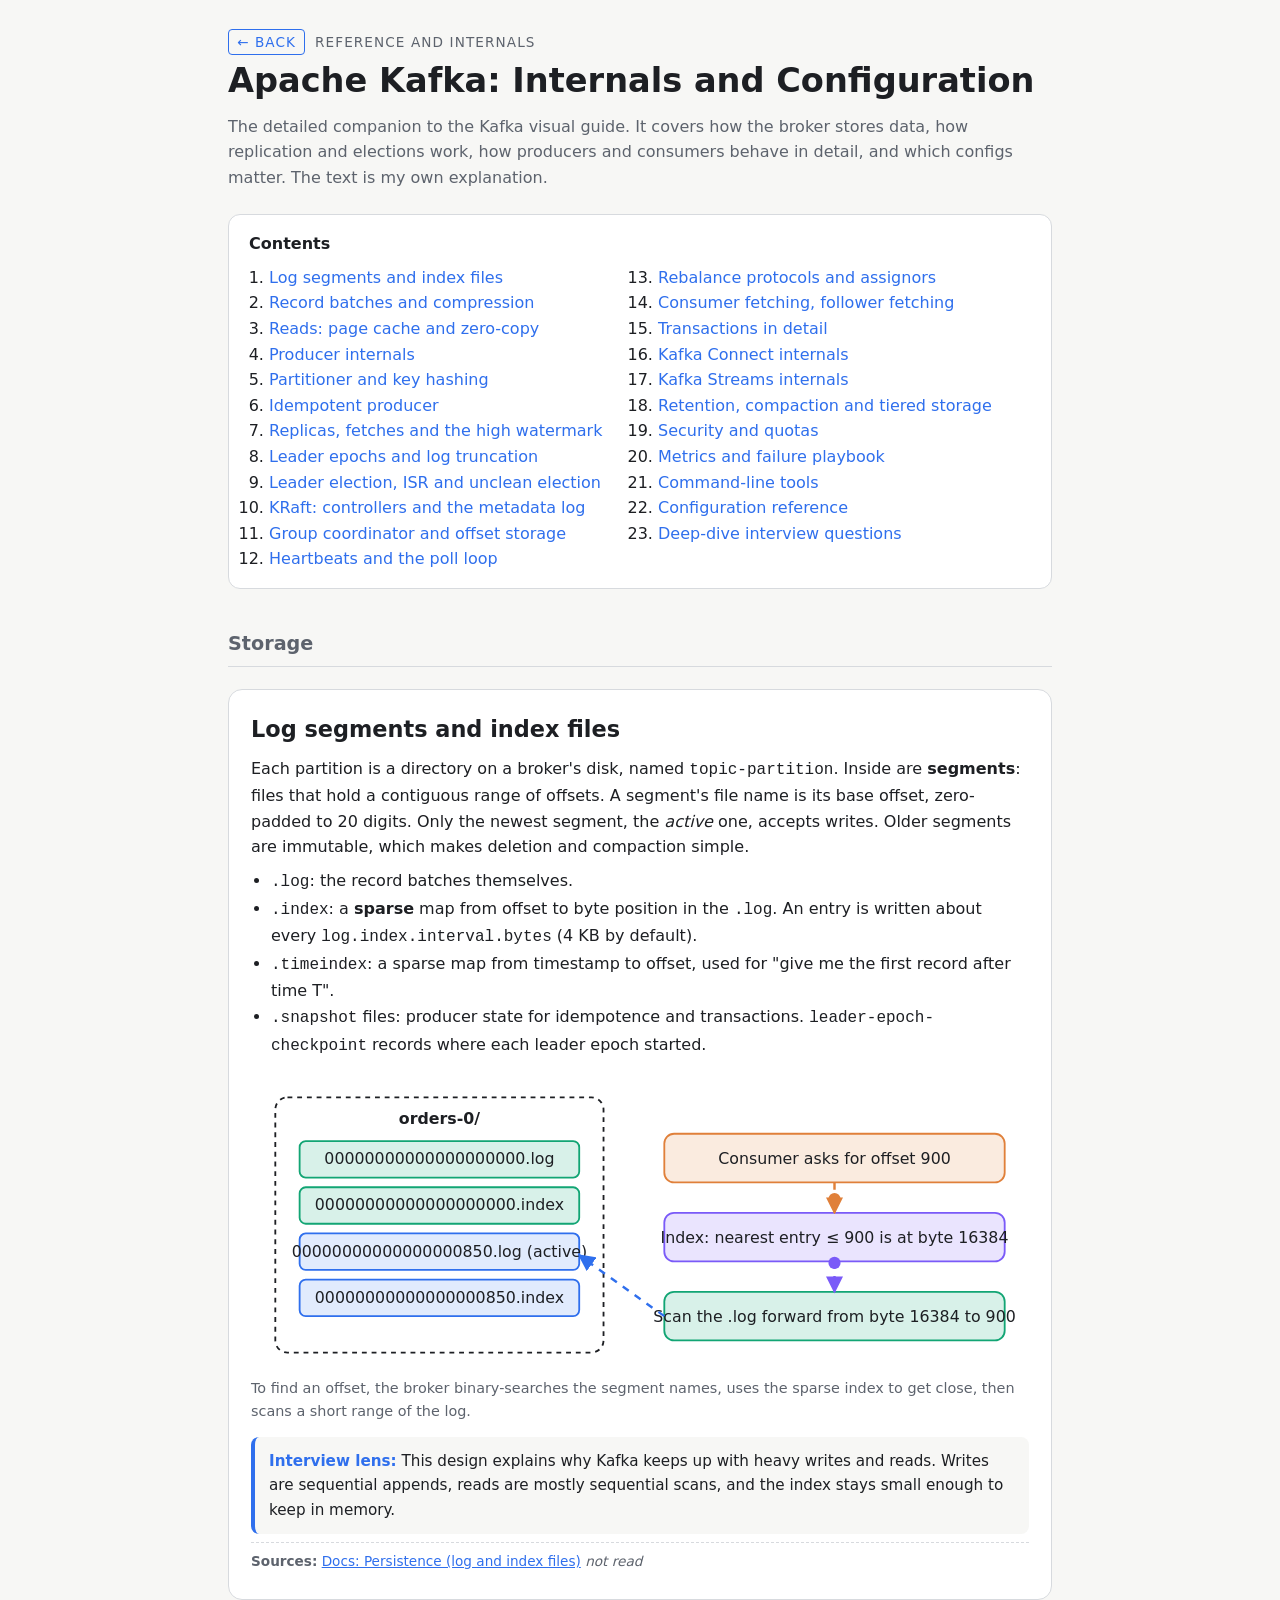
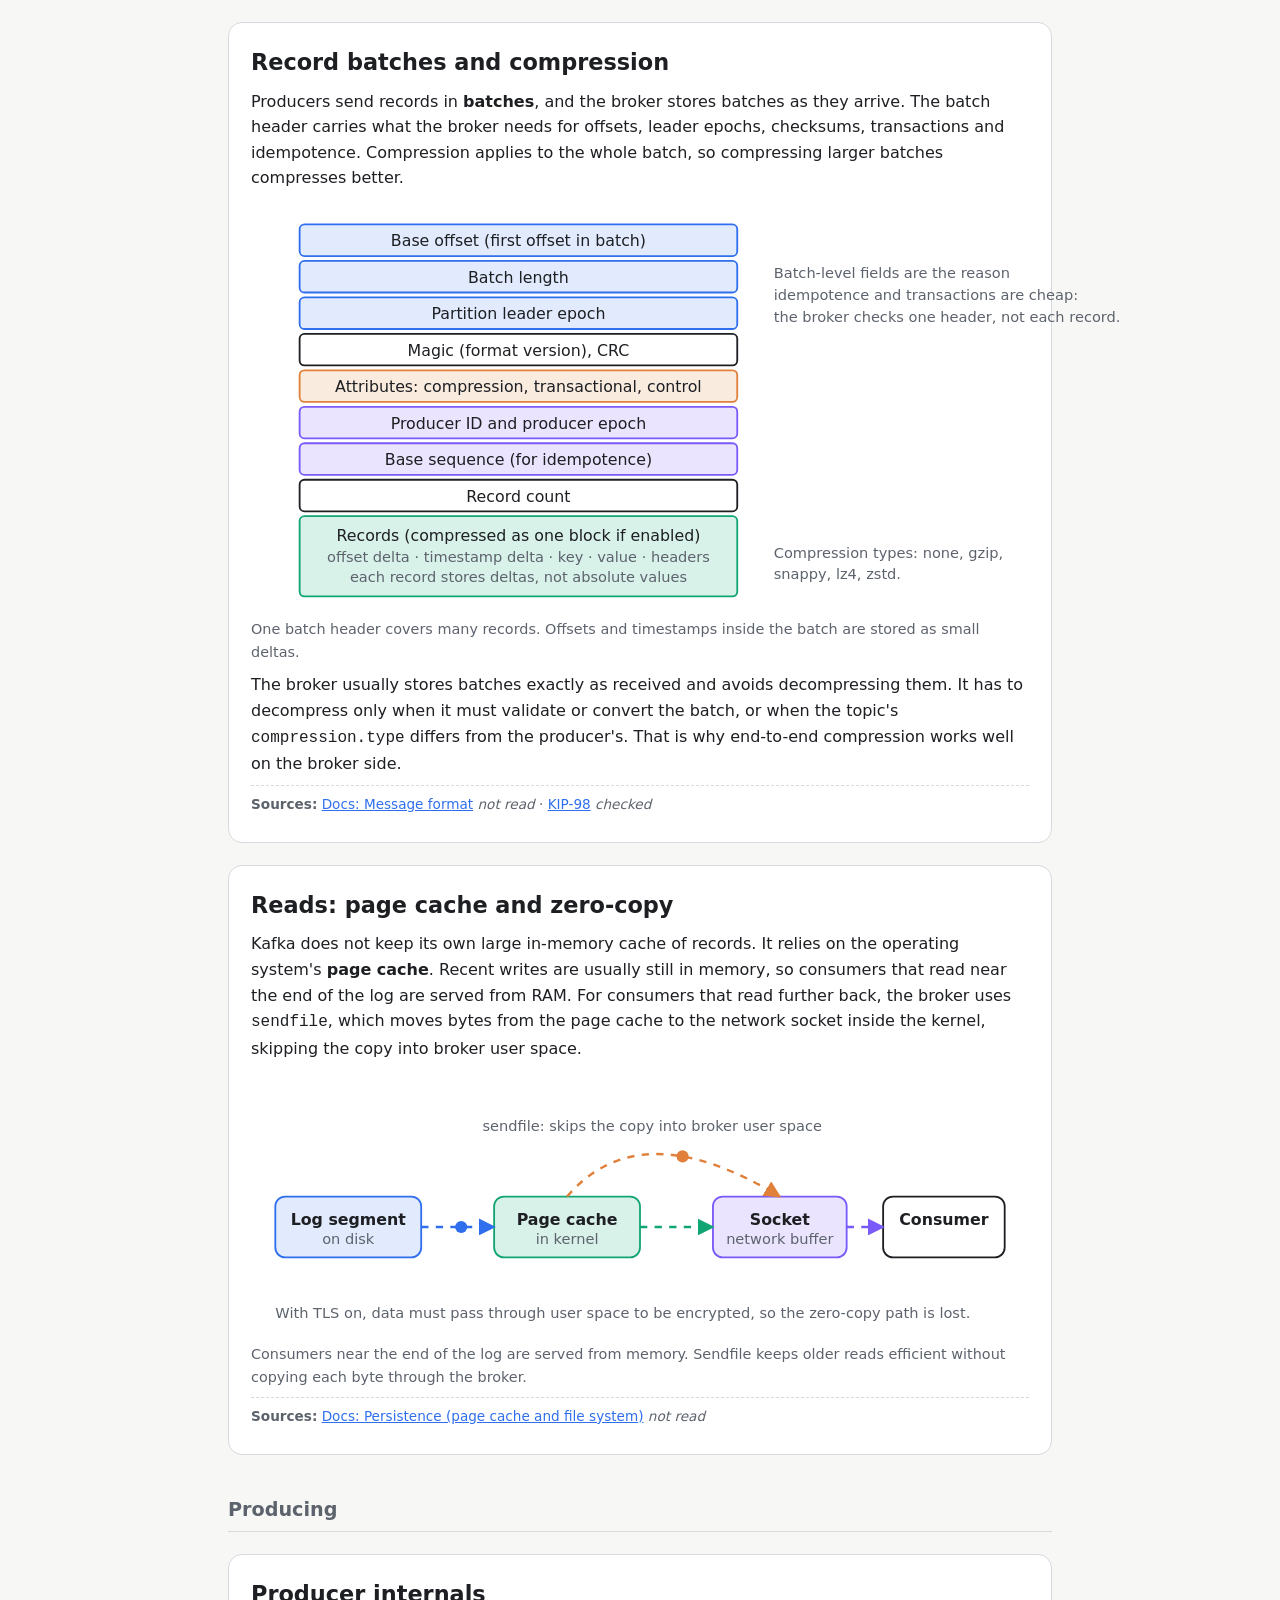
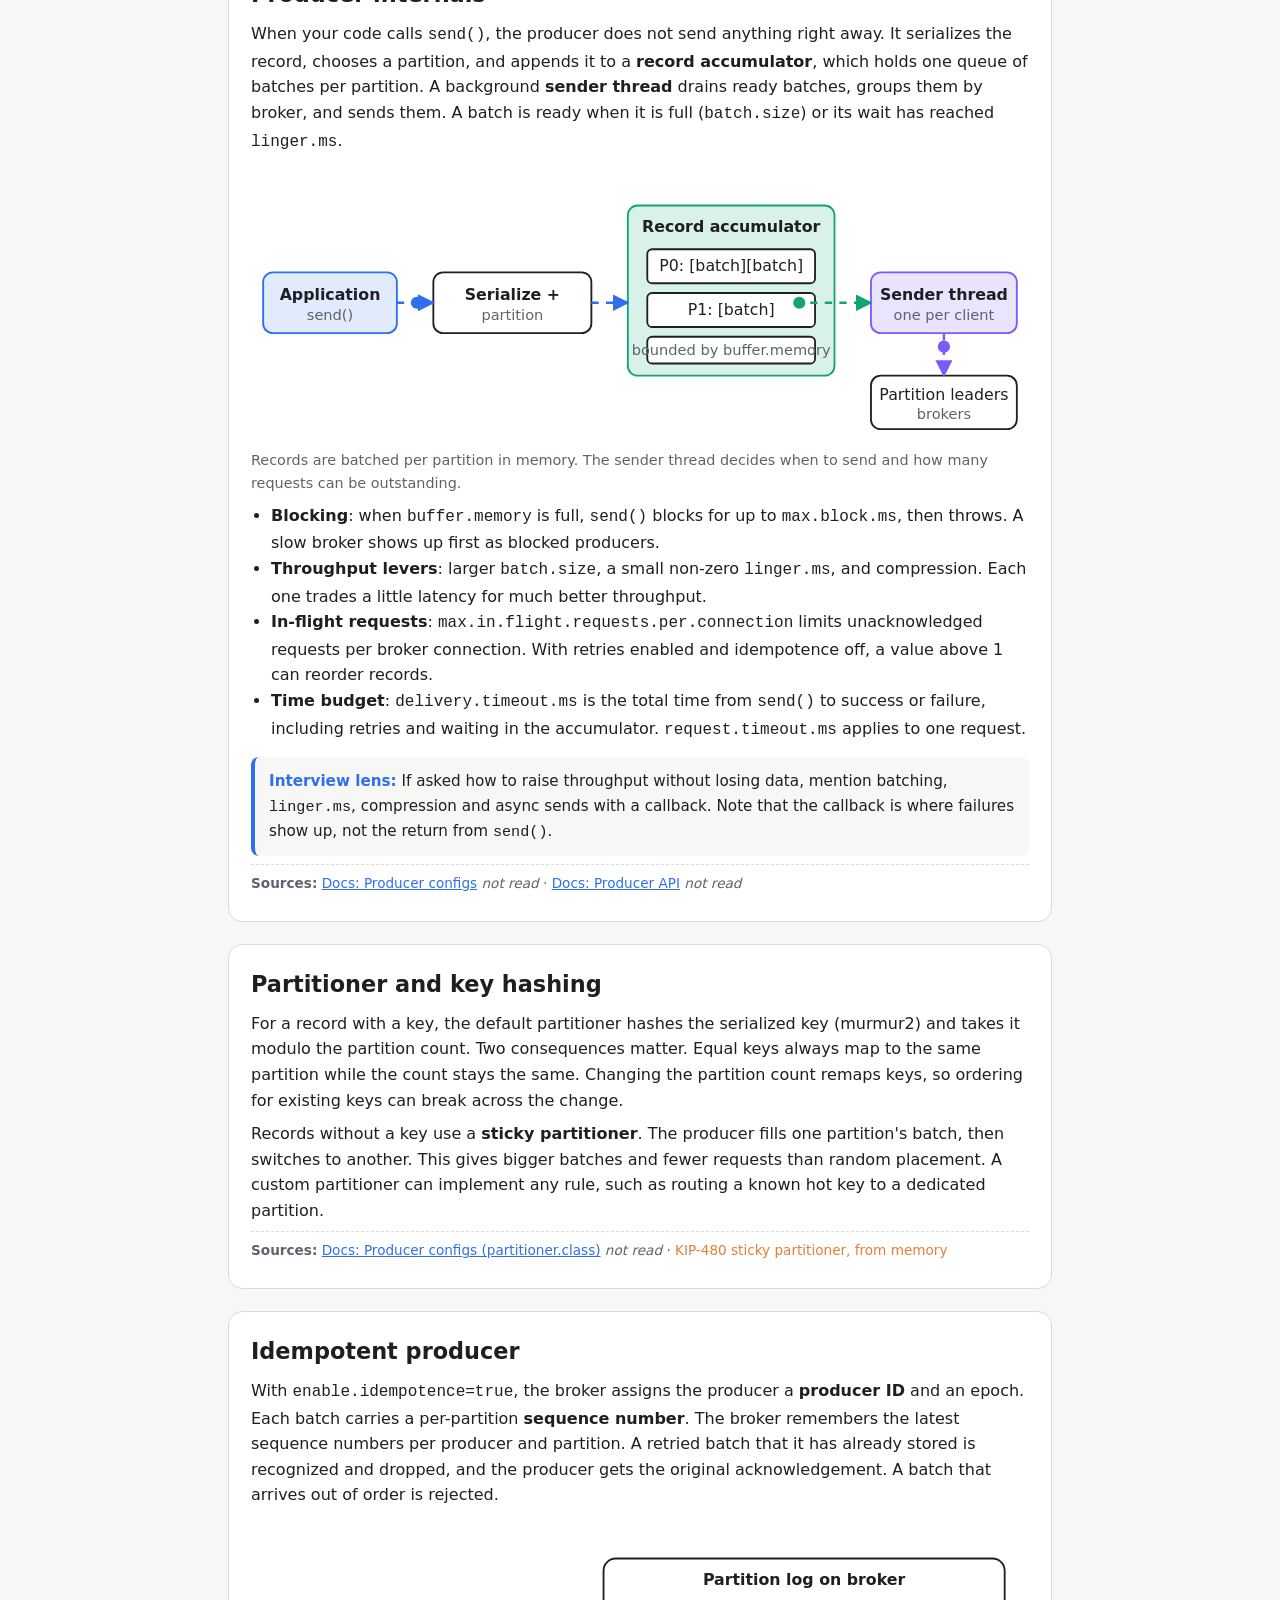
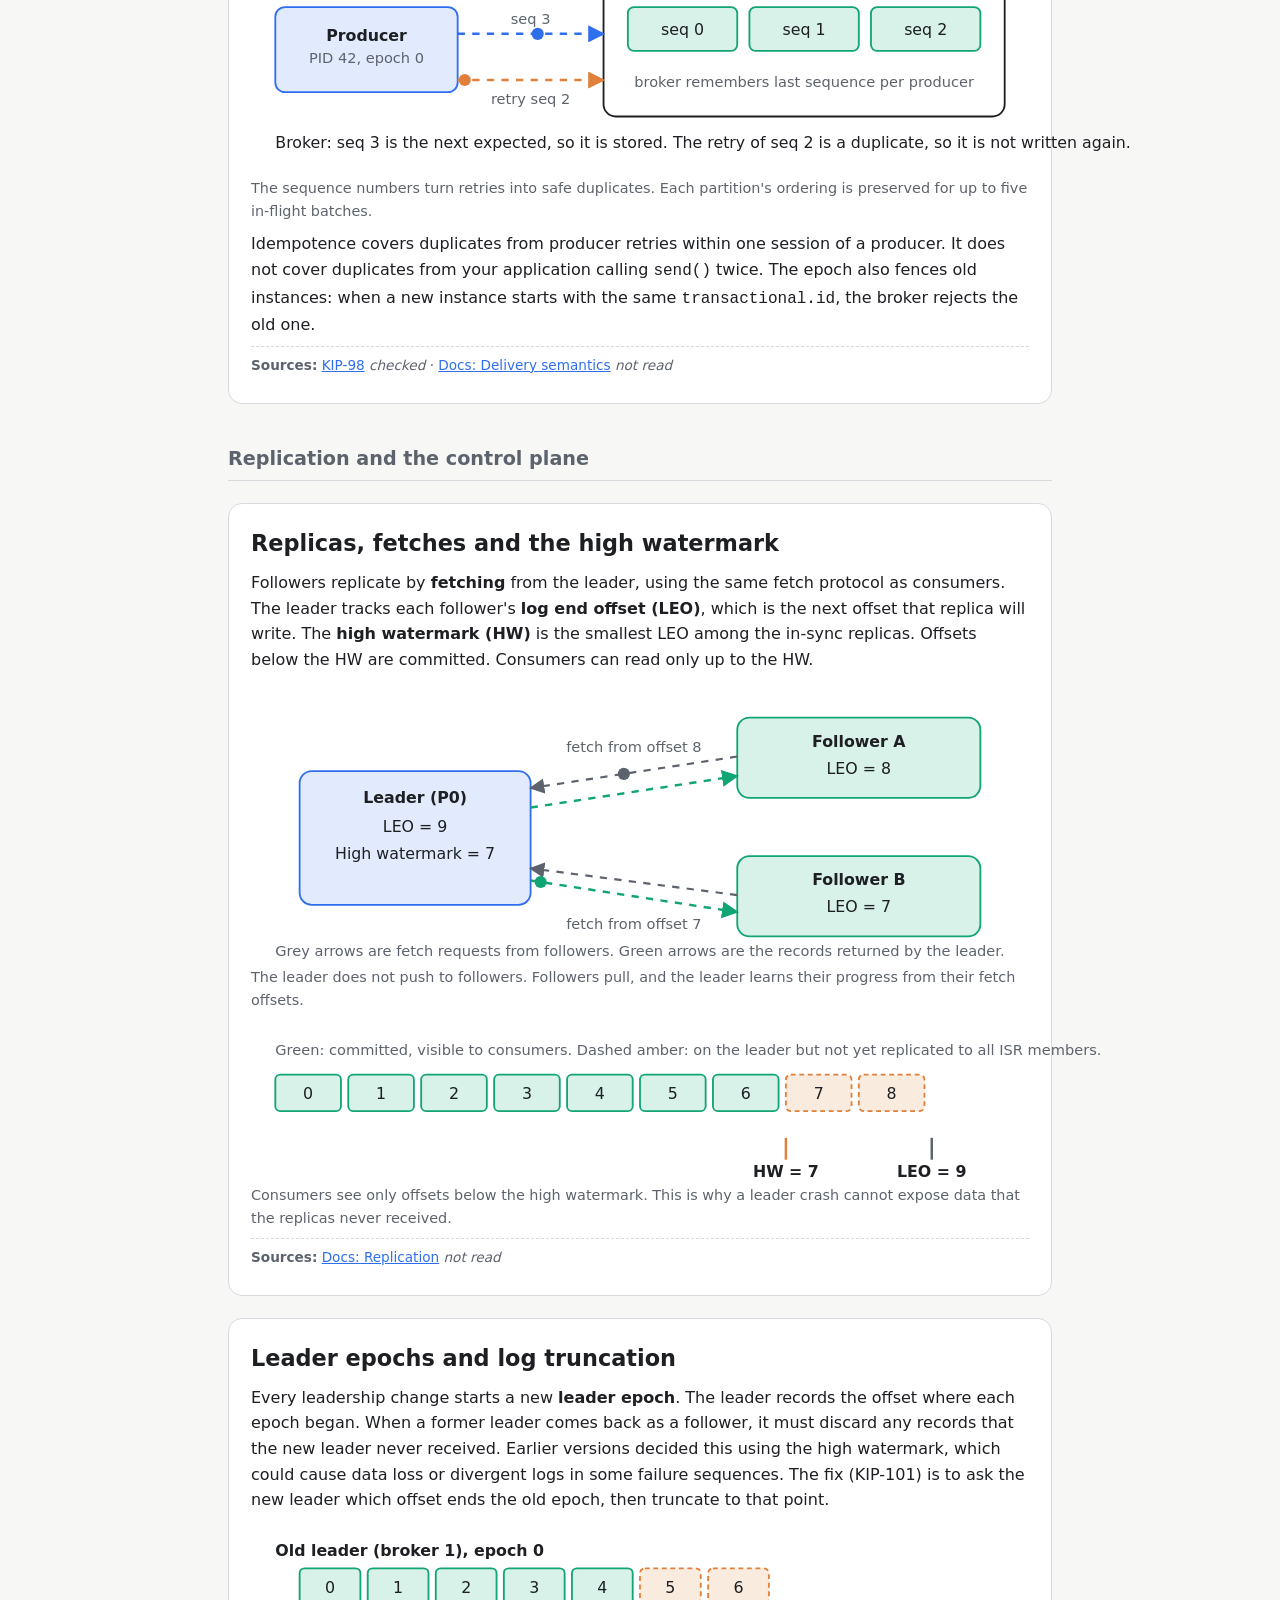
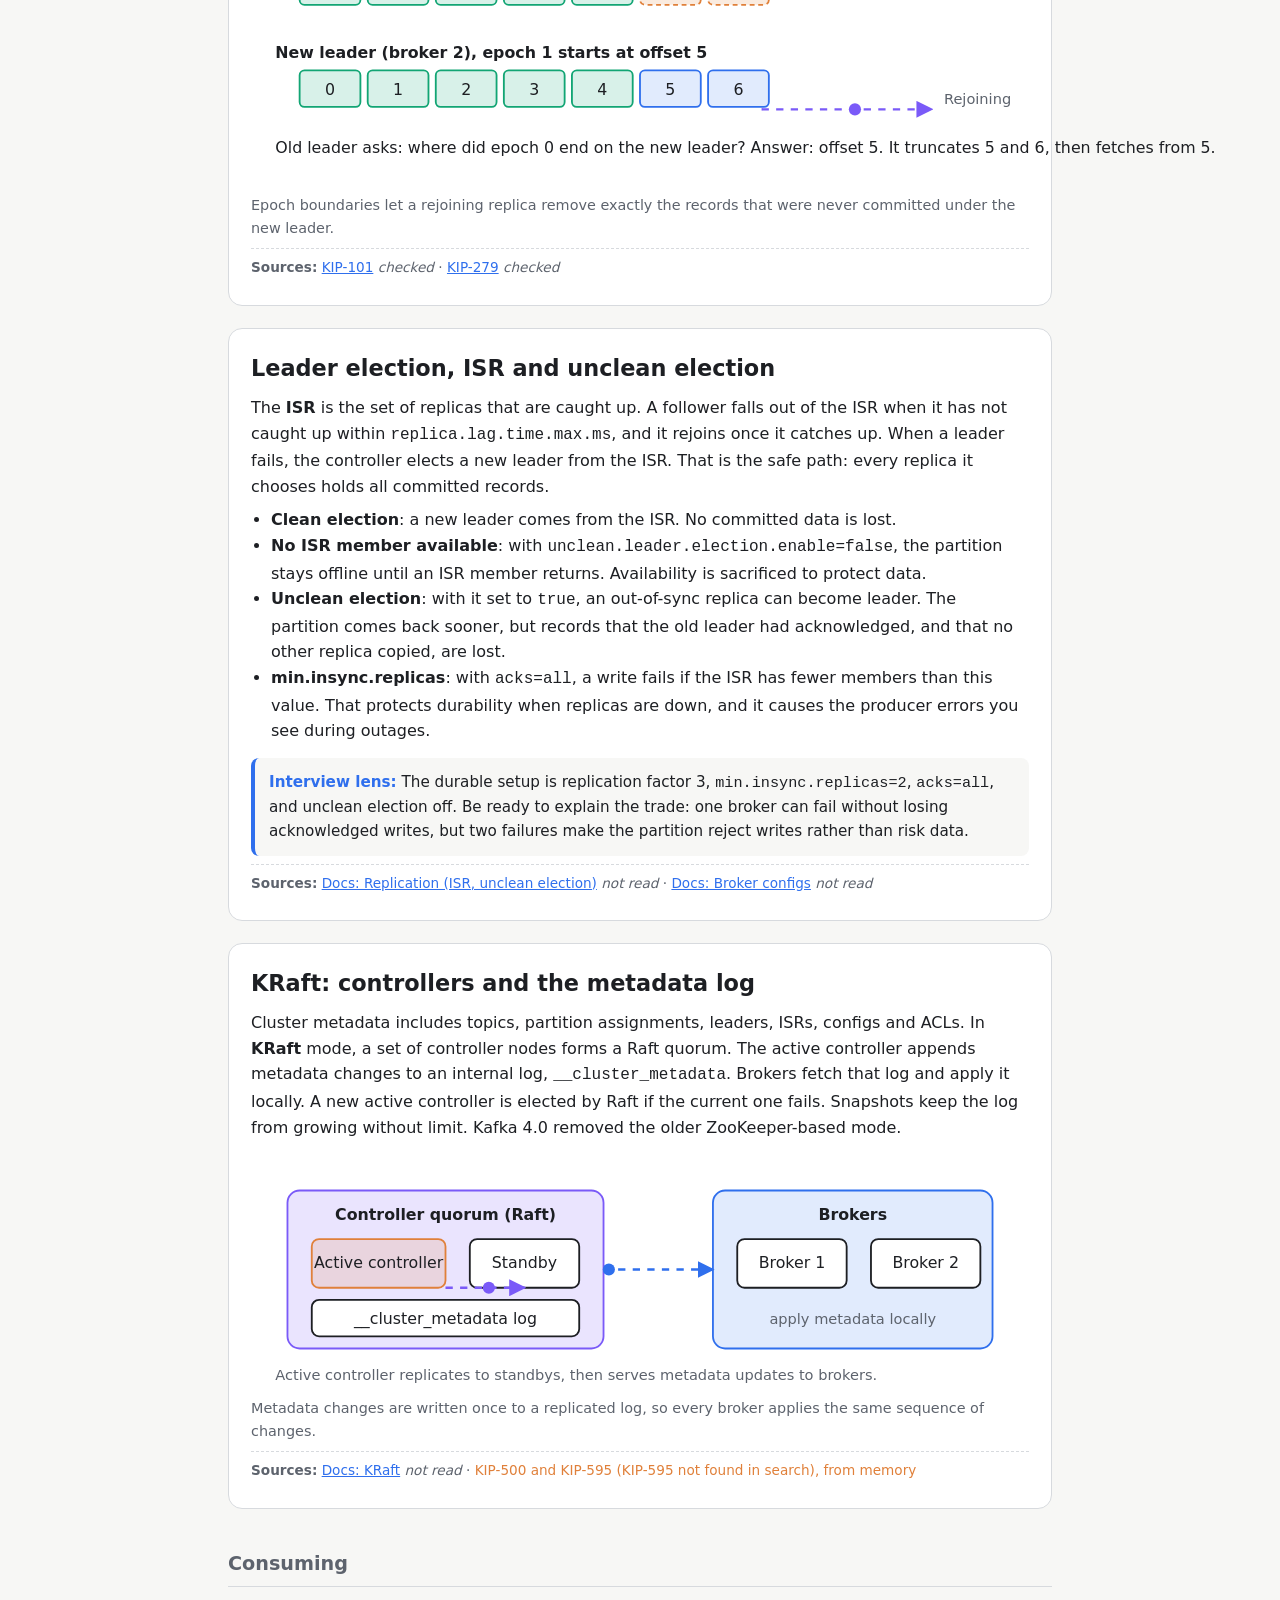
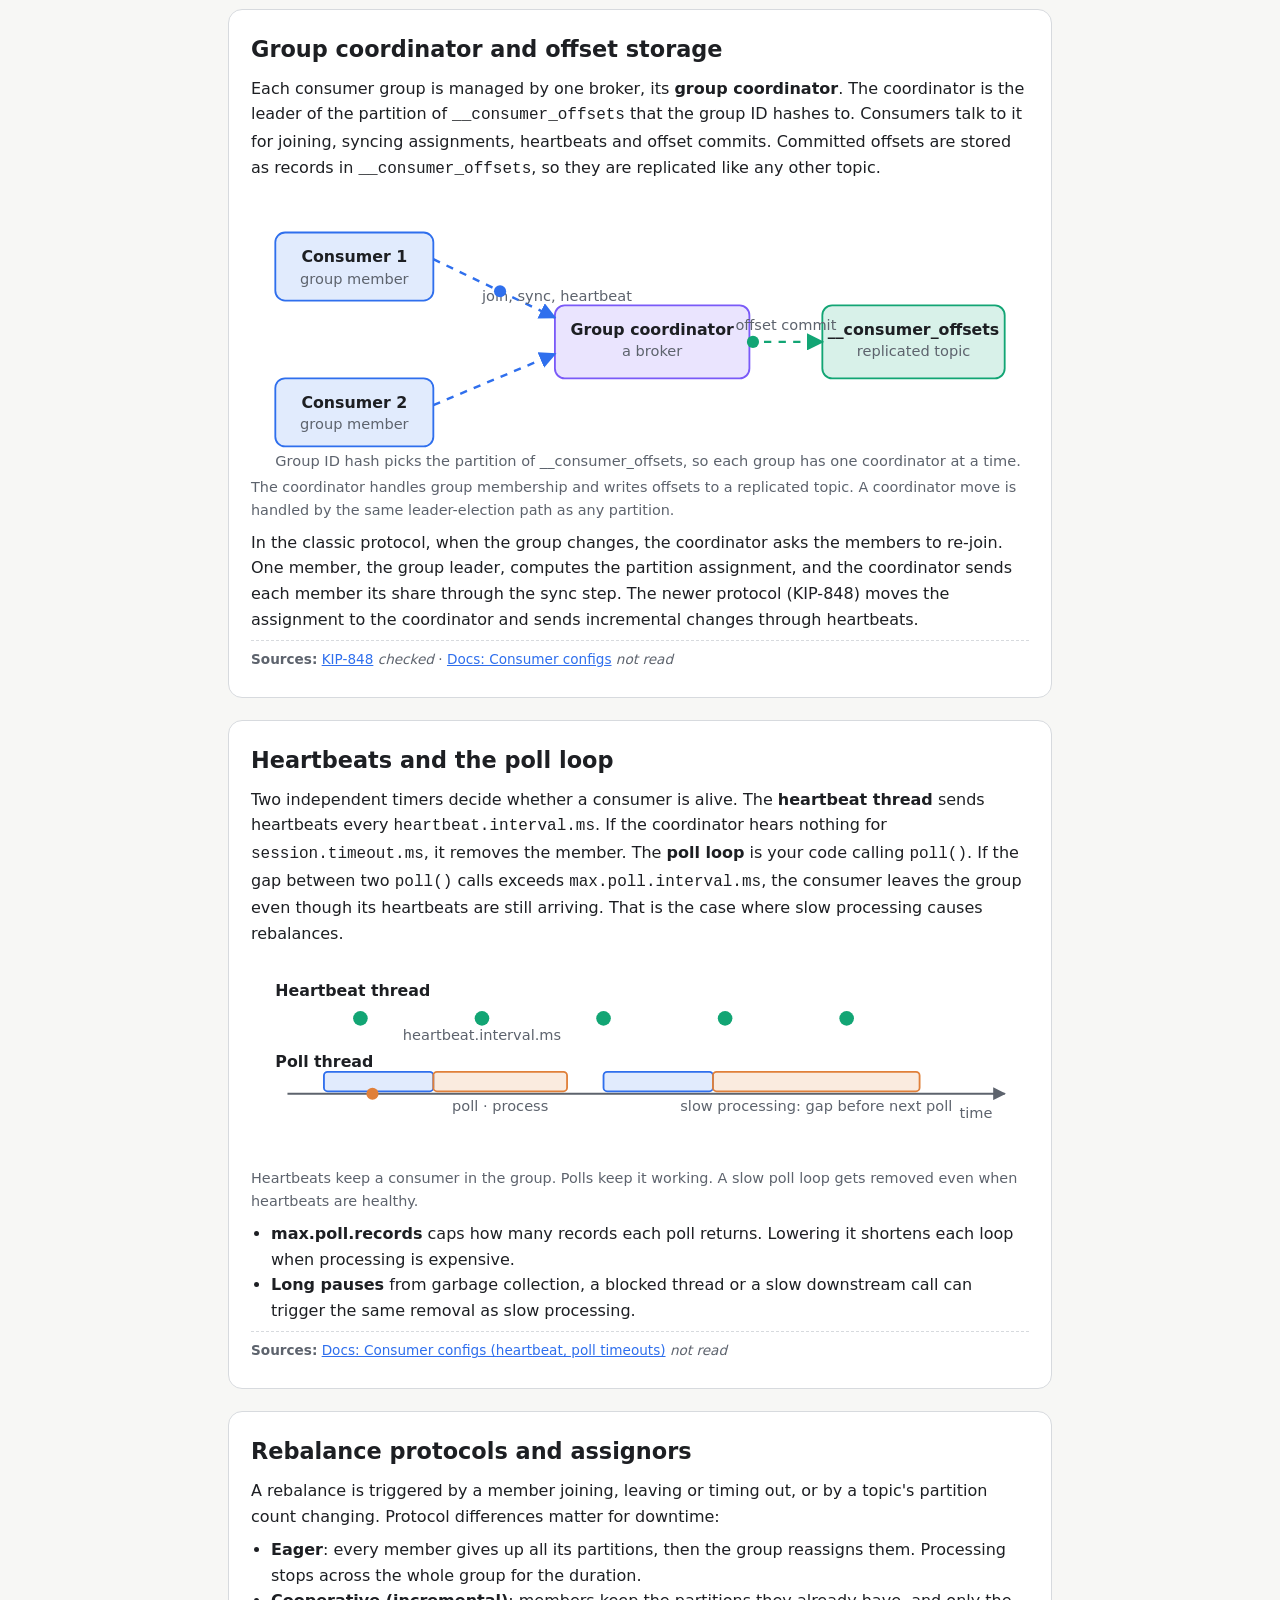
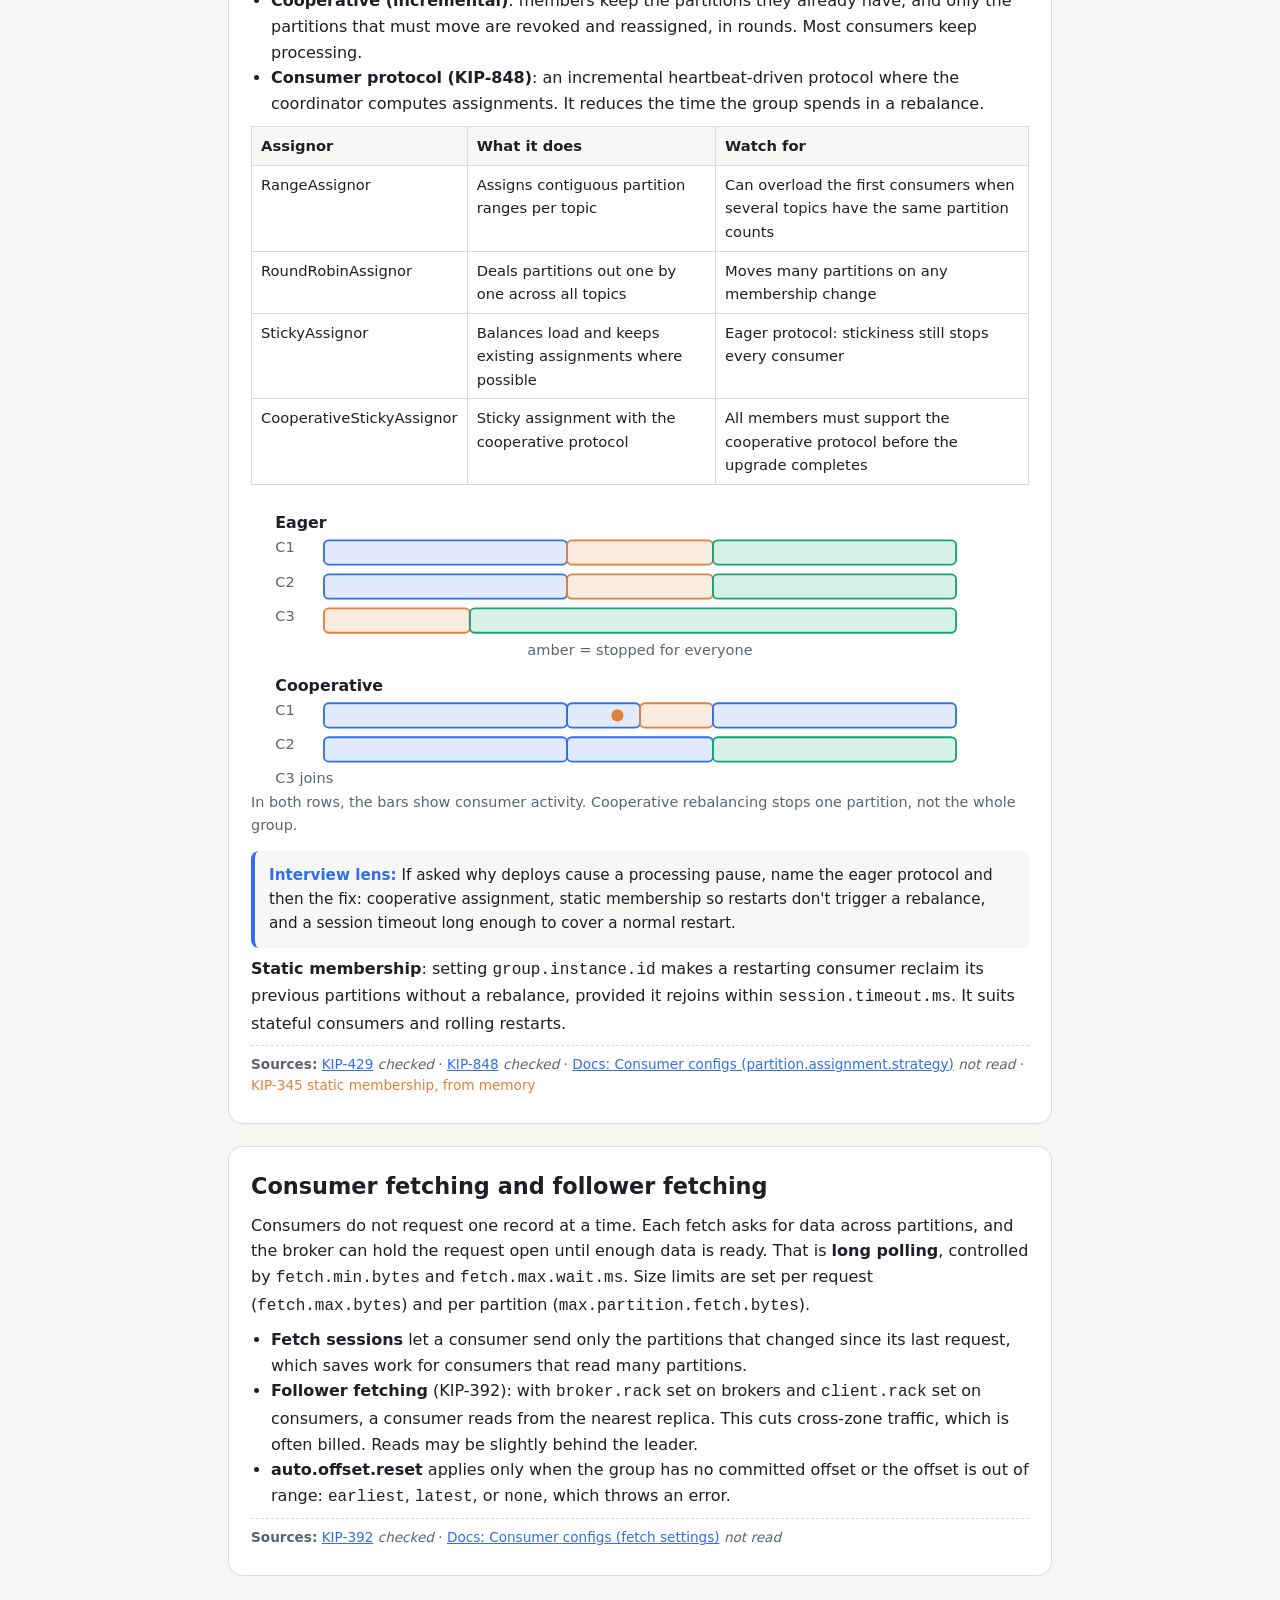
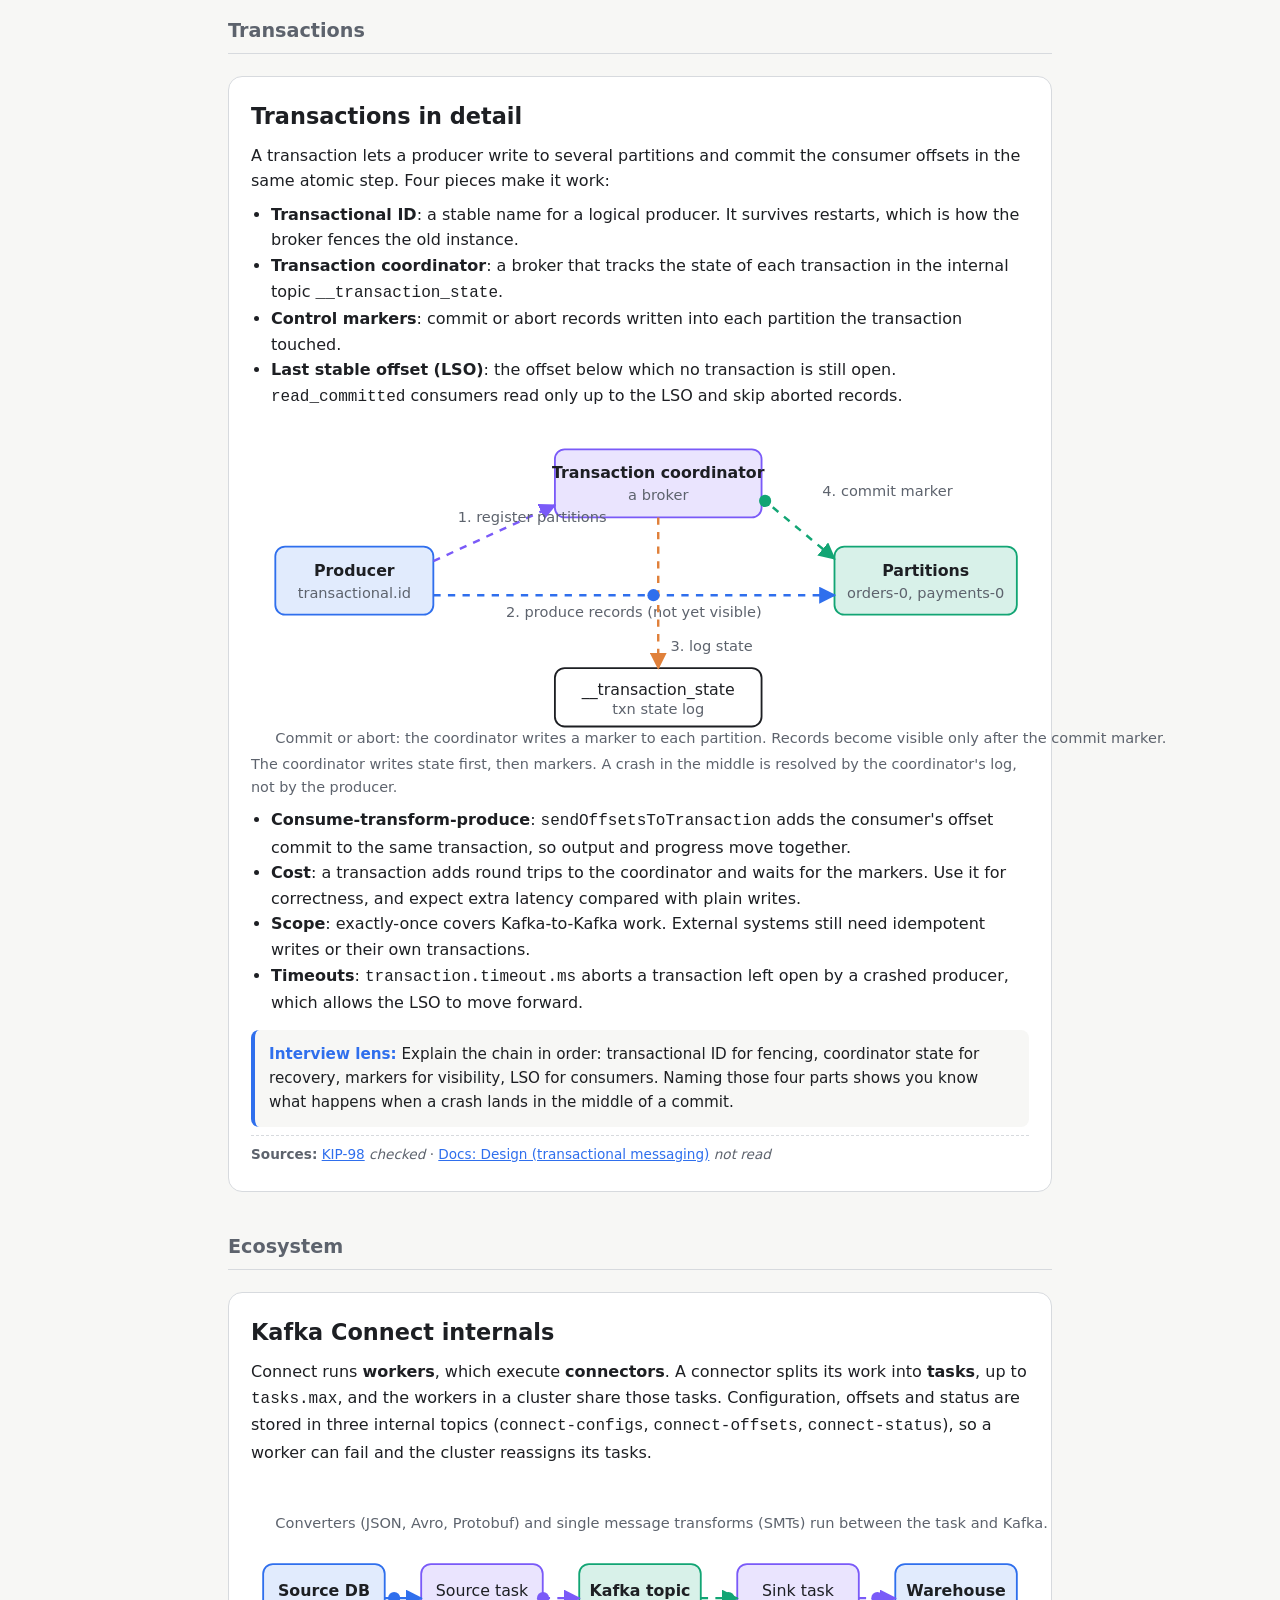
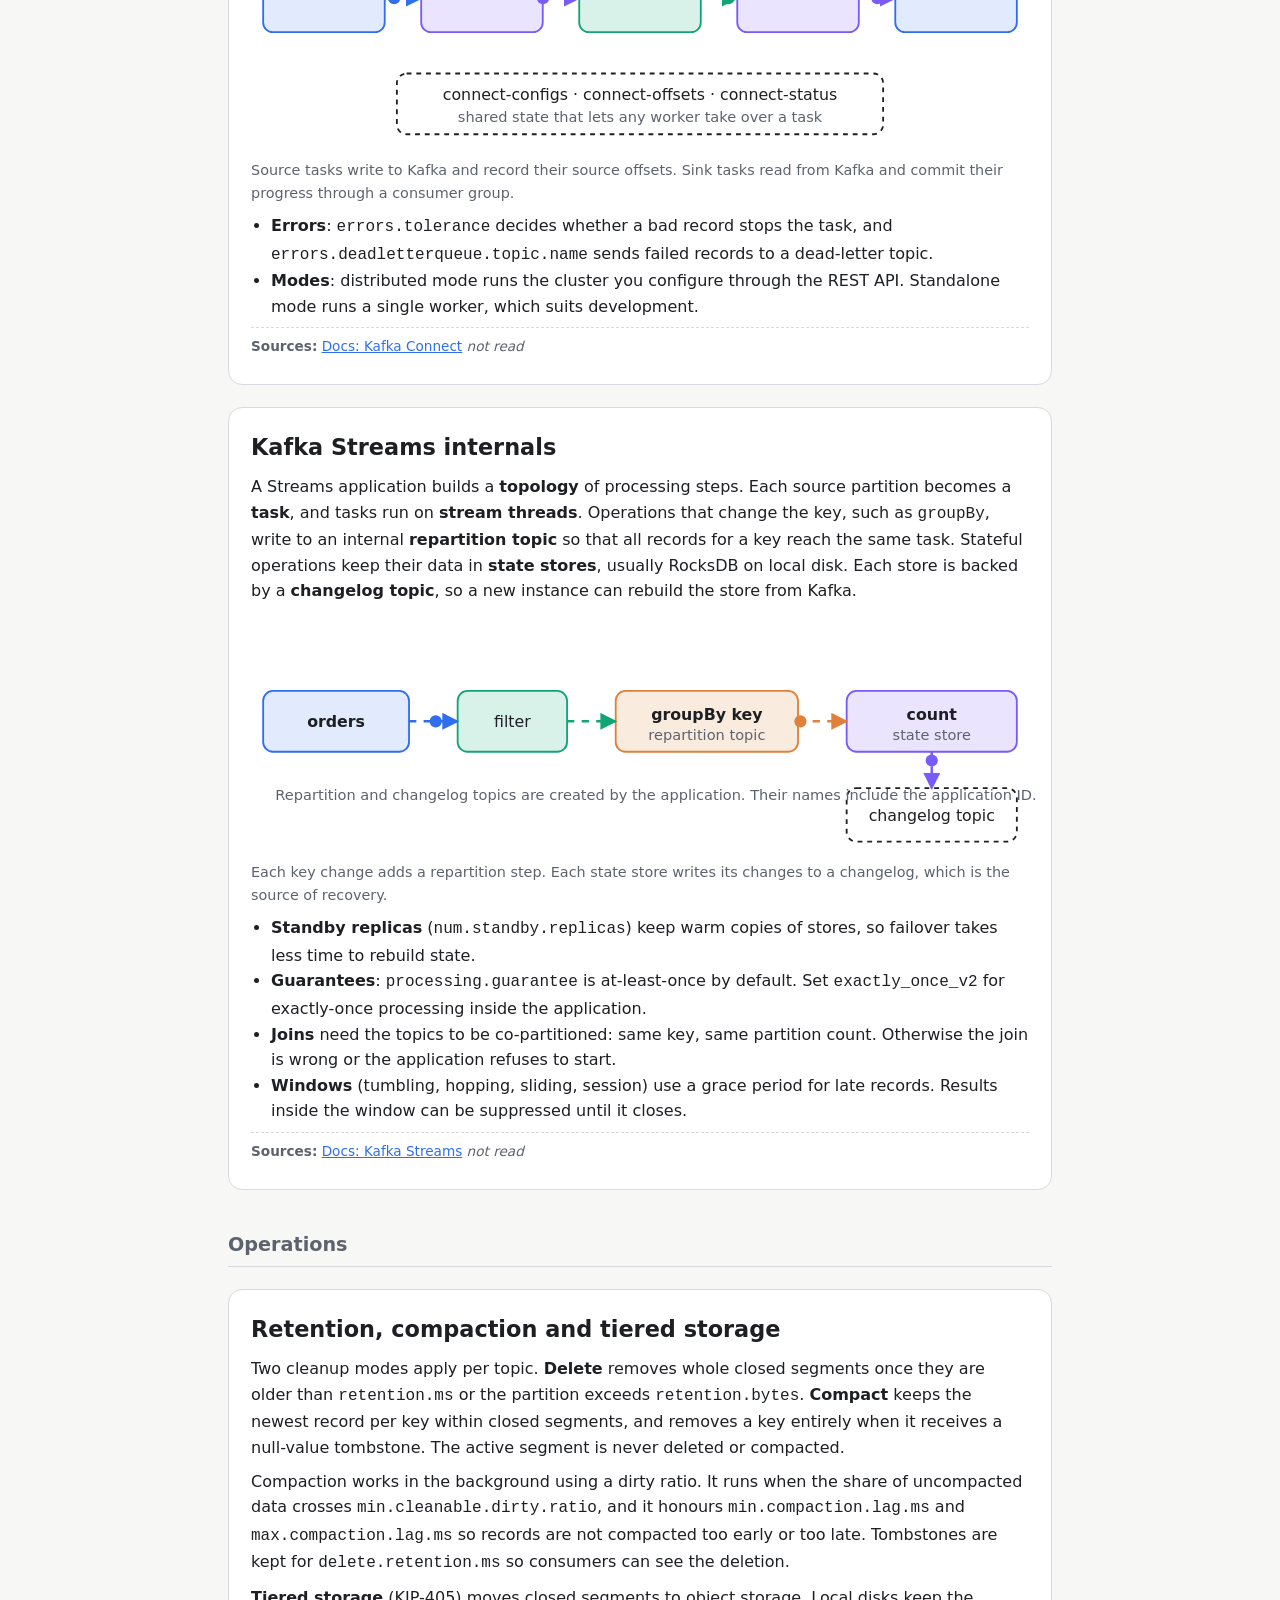
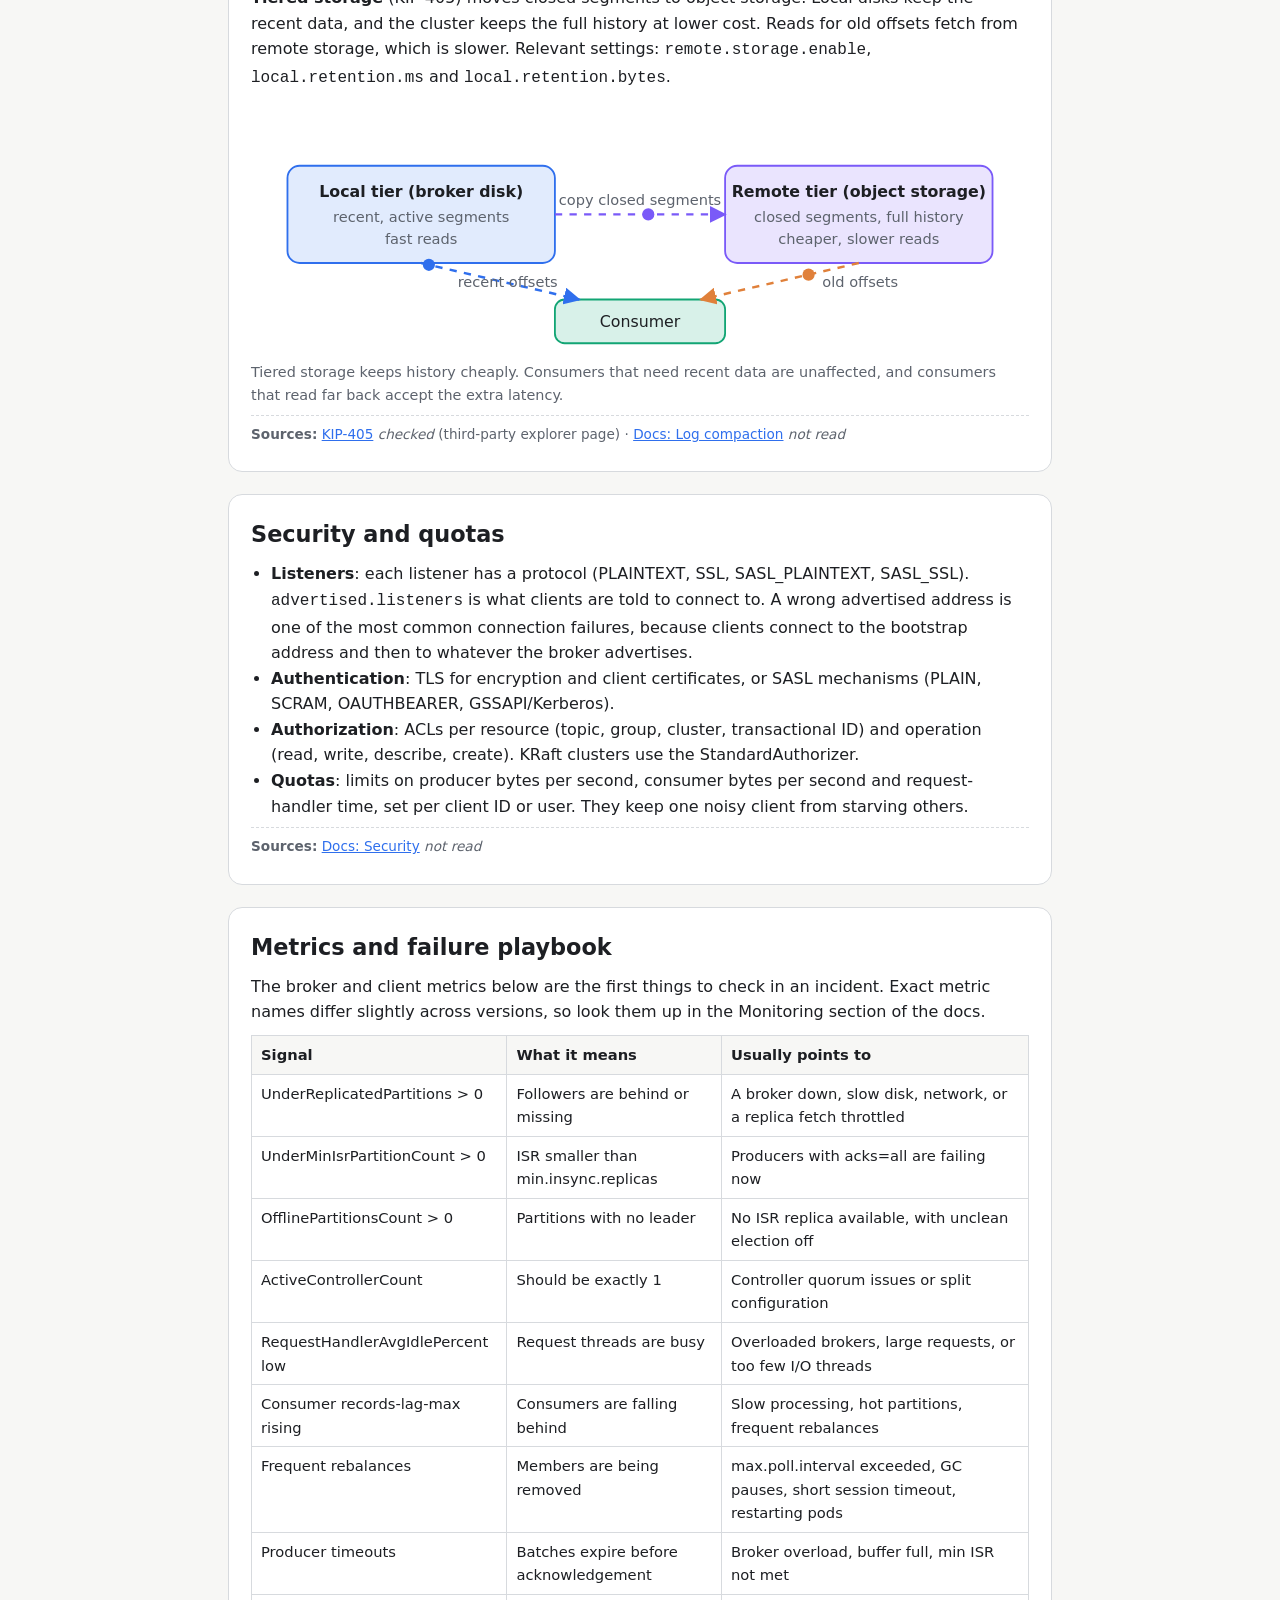
<file: kafka-internals-guide.html>
<!doctype html>
<html lang="en">
  <head>
    <meta charset="utf-8" />
    <meta name="viewport" content="width=device-width, initial-scale=1" />
    <title>Apache Kafka: Internals and Reference</title>
    <link rel="stylesheet" href="styles.css" />
    <style>
      table.ref {
        width: 100%;
        border-collapse: collapse;
        margin: 10px 0;
        font-size: 0.92rem;
      }
      table.ref th,
      table.ref td {
        border: 1px solid var(--line);
        padding: 7px 9px;
        text-align: left;
        vertical-align: top;
      }
      table.ref th {
        background: var(--bg);
      }
      .verify {
        border-left: 4px solid var(--warn);
        background: var(--bg);
        padding: 10px 14px;
        border-radius: 8px;
        font-size: 0.95rem;
      }
      .src {
        font-size: 0.85rem;
        color: var(--muted);
        border-top: 1px dashed var(--line);
        padding-top: 8px;
        margin-top: 14px;
      }
      .src .unchecked {
        color: var(--warn);
      }
      .fang {
        background: var(--bg);
        border-left: 4px solid var(--accent);
        border-radius: 8px;
        padding: 12px 14px;
        margin: 14px 0 4px;
        font-size: 0.95rem;
      }
      .fang strong {
        color: var(--accent);
      }
    </style>
  </head>
  <body>
    <!-- Shared arrowhead definitions -->
    <svg width="0" height="0" style="position: absolute" aria-hidden="true">
      <defs>
        <marker
          id="m-m"
          viewBox="0 0 10 10"
          refX="9"
          refY="5"
          markerWidth="7"
          markerHeight="7"
          orient="auto"
        >
          <path d="M0,0 L10,5 L0,10 z" style="fill: var(--muted)" />
        </marker>
        <marker
          id="m-a"
          viewBox="0 0 10 10"
          refX="9"
          refY="5"
          markerWidth="7"
          markerHeight="7"
          orient="auto"
        >
          <path d="M0,0 L10,5 L0,10 z" style="fill: var(--accent)" />
        </marker>
        <marker
          id="m-g"
          viewBox="0 0 10 10"
          refX="9"
          refY="5"
          markerWidth="7"
          markerHeight="7"
          orient="auto"
        >
          <path d="M0,0 L10,5 L0,10 z" style="fill: var(--accent-2)" />
        </marker>
        <marker
          id="m-w"
          viewBox="0 0 10 10"
          refX="9"
          refY="5"
          markerWidth="7"
          markerHeight="7"
          orient="auto"
        >
          <path d="M0,0 L10,5 L0,10 z" style="fill: var(--warn)" />
        </marker>
        <marker
          id="m-v"
          viewBox="0 0 10 10"
          refX="9"
          refY="5"
          markerWidth="7"
          markerHeight="7"
          orient="auto"
        >
          <path d="M0,0 L10,5 L0,10 z" style="fill: var(--violet)" />
        </marker>
      </defs>
    </svg>

    <main>
      <header>
        <div class="part"><a href="/" class="back">&#8592; Back</a>Reference and internals</div>
        <h1>Apache Kafka: Internals and Configuration</h1>
        <p>
          The detailed companion to the Kafka visual guide. It covers how the
          broker stores data, how replication and elections work, how producers
          and consumers behave in detail, and which configs matter. The text is
          my own explanation.
        </p>
      </header>

      <nav class="toc">
        <h2>Contents</h2>
        <ol>
          <li><a href="#segments">Log segments and index files</a></li>
          <li><a href="#batches">Record batches and compression</a></li>
          <li><a href="#reads">Reads: page cache and zero-copy</a></li>
          <li><a href="#producer">Producer internals</a></li>
          <li><a href="#partitioner">Partitioner and key hashing</a></li>
          <li><a href="#idempotence">Idempotent producer</a></li>
          <li>
            <a href="#replication">Replicas, fetches and the high watermark</a>
          </li>
          <li><a href="#epochs">Leader epochs and log truncation</a></li>
          <li>
            <a href="#election">Leader election, ISR and unclean election</a>
          </li>
          <li><a href="#kraft">KRaft: controllers and the metadata log</a></li>
          <li>
            <a href="#coordinator">Group coordinator and offset storage</a>
          </li>
          <li><a href="#heartbeats">Heartbeats and the poll loop</a></li>
          <li><a href="#rebalance">Rebalance protocols and assignors</a></li>
          <li><a href="#fetching">Consumer fetching, follower fetching</a></li>
          <li><a href="#transactions">Transactions in detail</a></li>
          <li><a href="#connect">Kafka Connect internals</a></li>
          <li><a href="#streams">Kafka Streams internals</a></li>
          <li>
            <a href="#retention">Retention, compaction and tiered storage</a>
          </li>
          <li><a href="#security">Security and quotas</a></li>
          <li><a href="#metrics">Metrics and failure playbook</a></li>
          <li><a href="#tools">Command-line tools</a></li>
          <li><a href="#configs">Configuration reference</a></li>
          <li><a href="#deep-questions">Deep-dive interview questions</a></li>
        </ol>
      </nav>

      <!-- ============ STORAGE ============ -->
      <h2 class="group">Storage</h2>

      <section class="topic" id="segments">
        <h2>Log segments and index files</h2>
        <p>
          Each partition is a directory on a broker's disk, named
          <code>topic-partition</code>. Inside are <strong>segments</strong>:
          files that hold a contiguous range of offsets. A segment's file name
          is its base offset, zero-padded to 20 digits. Only the newest segment,
          the <em>active</em> one, accepts writes. Older segments are immutable,
          which makes deletion and compaction simple.
        </p>
        <ul>
          <li><code>.log</code>: the record batches themselves.</li>
          <li>
            <code>.index</code>: a <strong>sparse</strong> map from offset to
            byte position in the <code>.log</code>. An entry is written about
            every <code>log.index.interval.bytes</code> (4 KB by default).
          </li>
          <li>
            <code>.timeindex</code>: a sparse map from timestamp to offset, used
            for "give me the first record after time T".
          </li>
          <li>
            <code>.snapshot</code> files: producer state for idempotence and
            transactions. <code>leader-epoch-checkpoint</code> records where
            each leader epoch started.
          </li>
        </ul>
        <figure>
          <svg
            viewBox="0 0 640 250"
            role="img"
            aria-label="A partition directory with segment files, and a lookup that uses the index to find a byte position in the log"
          >
            <rect
              class="box"
              x="20"
              y="20"
              width="270"
              height="210"
              rx="10"
              stroke-dasharray="4 4"
            />
            <text class="tb" x="155" y="42" text-anchor="middle">
              orders-0/
            </text>
            <rect class="box-g" x="40" y="56" width="230" height="30" rx="5" />
            <text class="t" x="155" y="75" text-anchor="middle">
              00000000000000000000.log
            </text>
            <rect class="box-g" x="40" y="94" width="230" height="30" rx="5" />
            <text class="t" x="155" y="113" text-anchor="middle">
              00000000000000000000.index
            </text>
            <rect class="box-a" x="40" y="132" width="230" height="30" rx="5" />
            <text class="t" x="155" y="151" text-anchor="middle">
              00000000000000000850.log (active)
            </text>
            <rect class="box-a" x="40" y="170" width="230" height="30" rx="5" />
            <text class="t" x="155" y="189" text-anchor="middle">
              00000000000000000850.index
            </text>
            <rect class="box-w" x="340" y="50" width="280" height="40" rx="8" />
            <text class="t" x="480" y="75" text-anchor="middle">
              Consumer asks for offset 900
            </text>
            <rect
              class="box-v"
              x="340"
              y="115"
              width="280"
              height="40"
              rx="8"
            />
            <text class="t" x="480" y="140" text-anchor="middle">
              Index: nearest entry ≤ 900 is at byte 16384
            </text>
            <rect
              class="box-g"
              x="340"
              y="180"
              width="280"
              height="40"
              rx="8"
            />
            <text class="t" x="480" y="205" text-anchor="middle">
              Scan the .log forward from byte 16384 to 900
            </text>
            <path
              class="ln-w flow"
              marker-end="url(#m-w)"
              d="M480 90 L480 115"
            />
            <path
              class="ln-v flow"
              marker-end="url(#m-v)"
              d="M480 155 L480 180"
            />
            <path
              class="ln-a flow"
              marker-end="url(#m-a)"
              d="M340 200 L270 150"
            />
            <circle r="5" fill="var(--warn)">
              <animateMotion
                dur="2.6s"
                repeatCount="indefinite"
                path="M480 90 L480 115"
              />
            </circle>
            <circle r="5" fill="var(--violet)">
              <animateMotion
                dur="2.6s"
                begin="1.3s"
                repeatCount="indefinite"
                path="M480 155 L480 180"
              />
            </circle>
          </svg>
          <figcaption>
            To find an offset, the broker binary-searches the segment names,
            uses the sparse index to get close, then scans a short range of the
            log.
          </figcaption>
        </figure>
        <div class="fang">
          <strong>Interview lens:</strong> This design explains why Kafka keeps
          up with heavy writes and reads. Writes are sequential appends, reads
          are mostly sequential scans, and the index stays small enough to keep
          in memory.
        </div>
        <p class="src">
          <strong>Sources:</strong>
          <a href="https://kafka.apache.org/documentation/#persistence" target="_blank"
            >Docs: Persistence (log and index files)</a
          >
          <em>not read</em>
        </p>
      </section>

      <section class="topic" id="batches">
        <h2>Record batches and compression</h2>
        <p>
          Producers send records in <strong>batches</strong>, and the broker
          stores batches as they arrive. The batch header carries what the
          broker needs for offsets, leader epochs, checksums, transactions and
          idempotence. Compression applies to the whole batch, so compressing
          larger batches compresses better.
        </p>
        <figure>
          <svg
            viewBox="0 0 640 340"
            role="img"
            aria-label="Layout of a record batch header and its records"
          >
            <rect class="box-a" x="40" y="16" width="360" height="26" rx="4" />
            <text class="t" x="220" y="34" text-anchor="middle">
              Base offset (first offset in batch)
            </text>
            <rect class="box-a" x="40" y="46" width="360" height="26" rx="4" />
            <text class="t" x="220" y="64" text-anchor="middle">
              Batch length
            </text>
            <rect class="box-a" x="40" y="76" width="360" height="26" rx="4" />
            <text class="t" x="220" y="94" text-anchor="middle">
              Partition leader epoch
            </text>
            <rect class="box" x="40" y="106" width="360" height="26" rx="4" />
            <text class="t" x="220" y="124" text-anchor="middle">
              Magic (format version), CRC
            </text>
            <rect class="box-w" x="40" y="136" width="360" height="26" rx="4" />
            <text class="t" x="220" y="154" text-anchor="middle">
              Attributes: compression, transactional, control
            </text>
            <rect class="box-v" x="40" y="166" width="360" height="26" rx="4" />
            <text class="t" x="220" y="184" text-anchor="middle">
              Producer ID and producer epoch
            </text>
            <rect class="box-v" x="40" y="196" width="360" height="26" rx="4" />
            <text class="t" x="220" y="214" text-anchor="middle">
              Base sequence (for idempotence)
            </text>
            <rect class="box" x="40" y="226" width="360" height="26" rx="4" />
            <text class="t" x="220" y="244" text-anchor="middle">
              Record count
            </text>
            <rect class="box-g" x="40" y="256" width="360" height="66" rx="4" />
            <text class="t" x="220" y="276" text-anchor="middle">
              Records (compressed as one block if enabled)
            </text>
            <text class="tm" x="220" y="294" text-anchor="middle">
              offset delta · timestamp delta · key · value · headers
            </text>
            <text class="tm" x="220" y="310" text-anchor="middle">
              each record stores deltas, not absolute values
            </text>
            <text class="tm" x="430" y="60">
              Batch-level fields are the reason
            </text>
            <text class="tm" x="430" y="78">
              idempotence and transactions are cheap:
            </text>
            <text class="tm" x="430" y="96">
              the broker checks one header, not each record.
            </text>
            <text class="tm" x="430" y="290">
              Compression types: none, gzip,
            </text>
            <text class="tm" x="430" y="308">snappy, lz4, zstd.</text>
          </svg>
          <figcaption>
            One batch header covers many records. Offsets and timestamps inside
            the batch are stored as small deltas.
          </figcaption>
        </figure>
        <p>
          The broker usually stores batches exactly as received and avoids
          decompressing them. It has to decompress only when it must validate or
          convert the batch, or when the topic's
          <code>compression.type</code> differs from the producer's. That is why
          end-to-end compression works well on the broker side.
        </p>
        <p class="src">
          <strong>Sources:</strong>
          <a href="https://kafka.apache.org/documentation/#messageformat" target="_blank"
            >Docs: Message format</a
          >
          <em>not read</em> ·
          <a
            href="https://cwiki.apache.org/confluence/display/KAFKA/KIP-98+-+Exactly+Once+Delivery+and+Transactional+Messaging"
            >KIP-98</a
          >
          <em>checked</em>
        </p>
      </section>

      <section class="topic" id="reads">
        <h2>Reads: page cache and zero-copy</h2>
        <p>
          Kafka does not keep its own large in-memory cache of records. It
          relies on the operating system's <strong>page cache</strong>. Recent
          writes are usually still in memory, so consumers that read near the
          end of the log are served from RAM. For consumers that read further
          back, the broker uses <code>sendfile</code>, which moves bytes from
          the page cache to the network socket inside the kernel, skipping the
          copy into broker user space.
        </p>
        <figure>
          <svg
            viewBox="0 0 640 220"
            role="img"
            aria-label="Zero-copy path: disk to page cache to socket to consumer, skipping a user-space copy"
          >
            <rect class="box-a" x="20" y="100" width="120" height="50" rx="8" />
            <text class="tb" x="80" y="123" text-anchor="middle">
              Log segment
            </text>
            <text class="tm" x="80" y="139" text-anchor="middle">on disk</text>
            <rect
              class="box-g"
              x="200"
              y="100"
              width="120"
              height="50"
              rx="8"
            />
            <text class="tb" x="260" y="123" text-anchor="middle">
              Page cache
            </text>
            <text class="tm" x="260" y="139" text-anchor="middle">
              in kernel
            </text>
            <rect
              class="box-v"
              x="380"
              y="100"
              width="110"
              height="50"
              rx="8"
            />
            <text class="tb" x="435" y="123" text-anchor="middle">Socket</text>
            <text class="tm" x="435" y="139" text-anchor="middle">
              network buffer
            </text>
            <rect class="box" x="520" y="100" width="100" height="50" rx="8" />
            <text class="tb" x="570" y="123" text-anchor="middle">
              Consumer
            </text>
            <path
              class="ln-a flow"
              marker-end="url(#m-a)"
              d="M140 125 L200 125"
            />
            <path
              class="ln-g flow"
              marker-end="url(#m-g)"
              d="M320 125 L380 125"
            />
            <path
              class="ln-v flow"
              marker-end="url(#m-v)"
              d="M490 125 L520 125"
            />
            <path
              class="ln-w flow"
              marker-end="url(#m-w)"
              d="M260 100 Q320 30 435 100"
            />
            <text class="tm" x="330" y="46" text-anchor="middle">
              sendfile: skips the copy into broker user space
            </text>
            <circle r="5" fill="var(--accent)">
              <animateMotion
                dur="2.6s"
                repeatCount="indefinite"
                path="M140 125 L200 125"
              />
            </circle>
            <circle r="5" fill="var(--warn)">
              <animateMotion
                dur="2.6s"
                repeatCount="indefinite"
                path="M260 100 Q320 30 435 100"
              />
            </circle>
            <text class="tm" x="20" y="200">
              With TLS on, data must pass through user space to be encrypted, so
              the zero-copy path is lost.
            </text>
          </svg>
          <figcaption>
            Consumers near the end of the log are served from memory. Sendfile
            keeps older reads efficient without copying each byte through the
            broker.
          </figcaption>
        </figure>
        <p class="src">
          <strong>Sources:</strong>
          <a href="https://kafka.apache.org/documentation/#persistence" target="_blank"
            >Docs: Persistence (page cache and file system)</a
          >
          <em>not read</em>
        </p>
      </section>

      <!-- ============ PRODUCING ============ -->
      <h2 class="group">Producing</h2>

      <section class="topic" id="producer">
        <h2>Producer internals</h2>
        <p>
          When your code calls <code>send()</code>, the producer does not send
          anything right away. It serializes the record, chooses a partition,
          and appends it to a <strong>record accumulator</strong>, which holds
          one queue of batches per partition. A background
          <strong>sender thread</strong> drains ready batches, groups them by
          broker, and sends them. A batch is ready when it is full
          (<code>batch.size</code>) or its wait has reached
          <code>linger.ms</code>.
        </p>
        <figure>
          <svg
            viewBox="0 0 640 230"
            role="img"
            aria-label="Application thread serializes and partitions records into an accumulator; a sender thread drains batches to partition leaders"
          >
            <rect class="box-a" x="10" y="85" width="110" height="50" rx="8" />
            <text class="tb" x="65" y="108" text-anchor="middle">
              Application
            </text>
            <text class="tm" x="65" y="124" text-anchor="middle">send()</text>
            <rect class="box" x="150" y="85" width="130" height="50" rx="8" />
            <text class="tb" x="215" y="108" text-anchor="middle">
              Serialize +
            </text>
            <text class="tm" x="215" y="124" text-anchor="middle">
              partition
            </text>
            <rect
              class="box-g"
              x="310"
              y="30"
              width="170"
              height="140"
              rx="8"
            />
            <text class="tb" x="395" y="52" text-anchor="middle">
              Record accumulator
            </text>
            <rect class="box" x="326" y="66" width="138" height="28" rx="4" />
            <text class="t" x="395" y="84" text-anchor="middle">
              P0: [batch][batch]
            </text>
            <rect class="box" x="326" y="102" width="138" height="28" rx="4" />
            <text class="t" x="395" y="120" text-anchor="middle">
              P1: [batch]
            </text>
            <rect class="box" x="326" y="138" width="138" height="22" rx="4" />
            <text class="tm" x="395" y="153" text-anchor="middle">
              bounded by buffer.memory
            </text>
            <rect class="box-v" x="510" y="85" width="120" height="50" rx="8" />
            <text class="tb" x="570" y="108" text-anchor="middle">
              Sender thread
            </text>
            <text class="tm" x="570" y="124" text-anchor="middle">
              one per client
            </text>
            <rect class="box" x="510" y="170" width="120" height="44" rx="8" />
            <text class="t" x="570" y="190" text-anchor="middle">
              Partition leaders
            </text>
            <text class="tm" x="570" y="206" text-anchor="middle">brokers</text>
            <path
              class="ln-a flow"
              marker-end="url(#m-a)"
              d="M120 110 L150 110"
            />
            <path
              class="ln-a flow"
              marker-end="url(#m-a)"
              d="M280 110 L310 110"
            />
            <path
              class="ln-g flow"
              marker-end="url(#m-g)"
              d="M448 110 L510 110"
            />
            <path
              class="ln-v flow"
              marker-end="url(#m-v)"
              d="M570 135 L570 170"
            />
            <circle r="5" fill="var(--accent)">
              <animateMotion
                dur="2.6s"
                repeatCount="indefinite"
                path="M120 110 L150 110"
              />
            </circle>
            <circle r="5" fill="var(--accent-2)">
              <animateMotion
                dur="2.6s"
                begin="1.3s"
                repeatCount="indefinite"
                path="M448 110 L510 110"
              />
            </circle>
            <circle r="5" fill="var(--violet)">
              <animateMotion
                dur="2.6s"
                begin="0.6s"
                repeatCount="indefinite"
                path="M570 135 L570 170"
              />
            </circle>
          </svg>
          <figcaption>
            Records are batched per partition in memory. The sender thread
            decides when to send and how many requests can be outstanding.
          </figcaption>
        </figure>
        <ul>
          <li>
            <strong>Blocking</strong>: when <code>buffer.memory</code> is full,
            <code>send()</code> blocks for up to <code>max.block.ms</code>, then
            throws. A slow broker shows up first as blocked producers.
          </li>
          <li>
            <strong>Throughput levers</strong>: larger <code>batch.size</code>,
            a small non-zero <code>linger.ms</code>, and compression. Each one
            trades a little latency for much better throughput.
          </li>
          <li>
            <strong>In-flight requests</strong>:
            <code>max.in.flight.requests.per.connection</code> limits
            unacknowledged requests per broker connection. With retries enabled
            and idempotence off, a value above 1 can reorder records.
          </li>
          <li>
            <strong>Time budget</strong>: <code>delivery.timeout.ms</code> is
            the total time from <code>send()</code> to success or failure,
            including retries and waiting in the accumulator.
            <code>request.timeout.ms</code> applies to one request.
          </li>
        </ul>
        <div class="fang">
          <strong>Interview lens:</strong> If asked how to raise throughput
          without losing data, mention batching, <code>linger.ms</code>,
          compression and async sends with a callback. Note that the callback is
          where failures show up, not the return from <code>send()</code>.
        </div>
        <p class="src">
          <strong>Sources:</strong>
          <a href="https://kafka.apache.org/documentation/#producerconfigs" target="_blank"
            >Docs: Producer configs</a
          >
          <em>not read</em> ·
          <a href="https://kafka.apache.org/documentation/#api"
            >Docs: Producer API</a
          >
          <em>not read</em>
        </p>
      </section>

      <section class="topic" id="partitioner">
        <h2>Partitioner and key hashing</h2>
        <p>
          For a record with a key, the default partitioner hashes the serialized
          key (murmur2) and takes it modulo the partition count. Two
          consequences matter. Equal keys always map to the same partition while
          the count stays the same. Changing the partition count remaps keys, so
          ordering for existing keys can break across the change.
        </p>
        <p>
          Records without a key use a <strong>sticky partitioner</strong>. The
          producer fills one partition's batch, then switches to another. This
          gives bigger batches and fewer requests than random placement. A
          custom partitioner can implement any rule, such as routing a known hot
          key to a dedicated partition.
        </p>
        <p class="src">
          <strong>Sources:</strong>
          <a href="https://kafka.apache.org/documentation/#producerconfigs" target="_blank"
            >Docs: Producer configs (partitioner.class)</a
          >
          <em>not read</em> ·
          <span class="unchecked">KIP-480 sticky partitioner, from memory</span>
        </p>
      </section>

      <section class="topic" id="idempotence">
        <h2>Idempotent producer</h2>
        <p>
          With <code>enable.idempotence=true</code>, the broker assigns the
          producer a <strong>producer ID</strong> and an epoch. Each batch
          carries a per-partition <strong>sequence number</strong>. The broker
          remembers the latest sequence numbers per producer and partition. A
          retried batch that it has already stored is recognized and dropped,
          and the producer gets the original acknowledgement. A batch that
          arrives out of order is rejected.
        </p>
        <figure>
          <svg
            viewBox="0 0 640 210"
            role="img"
            aria-label="Producer retries a batch whose sequence number is already stored; the broker drops the duplicate and acknowledges it"
          >
            <rect class="box-a" x="20" y="70" width="150" height="70" rx="8" />
            <text class="tb" x="95" y="98" text-anchor="middle">Producer</text>
            <text class="tm" x="95" y="116" text-anchor="middle">
              PID 42, epoch 0
            </text>
            <rect class="box" x="290" y="30" width="330" height="130" rx="10" />
            <text class="tb" x="455" y="52" text-anchor="middle">
              Partition log on broker
            </text>
            <rect class="box-g" x="310" y="70" width="90" height="36" rx="5" />
            <text class="t" x="355" y="93" text-anchor="middle">seq 0</text>
            <rect class="box-g" x="410" y="70" width="90" height="36" rx="5" />
            <text class="t" x="455" y="93" text-anchor="middle">seq 1</text>
            <rect class="box-g" x="510" y="70" width="90" height="36" rx="5" />
            <text class="t" x="555" y="93" text-anchor="middle">seq 2</text>
            <text class="tm" x="455" y="136" text-anchor="middle">
              broker remembers last sequence per producer
            </text>
            <path
              class="ln-a flow"
              marker-end="url(#m-a)"
              d="M170 92 L290 92"
            />
            <text class="tm" x="230" y="84" text-anchor="middle">seq 3</text>
            <path
              class="ln-w flow"
              marker-end="url(#m-w)"
              d="M170 130 L290 130"
            />
            <text class="tm" x="230" y="150" text-anchor="middle">
              retry seq 2
            </text>
            <text class="t" x="20" y="186">
              Broker: seq 3 is the next expected, so it is stored. The retry of
              seq 2 is a duplicate, so it is not written again.
            </text>
            <circle r="5" fill="var(--accent)">
              <animateMotion
                dur="2.6s"
                repeatCount="indefinite"
                path="M170 92 L290 92"
              />
            </circle>
            <circle r="5" fill="var(--warn)">
              <animateMotion
                dur="2.6s"
                begin="1.3s"
                repeatCount="indefinite"
                path="M170 130 L290 130"
              />
            </circle>
          </svg>
          <figcaption>
            The sequence numbers turn retries into safe duplicates. Each
            partition's ordering is preserved for up to five in-flight batches.
          </figcaption>
        </figure>
        <p>
          Idempotence covers duplicates from producer retries within one session
          of a producer. It does not cover duplicates from your application
          calling <code>send()</code> twice. The epoch also fences old
          instances: when a new instance starts with the same
          <code>transactional.id</code>, the broker rejects the old one.
        </p>
        <p class="src">
          <strong>Sources:</strong>
          <a target="_blank"
            href="https://cwiki.apache.org/confluence/display/KAFKA/KIP-98+-+Exactly+Once+Delivery+and+Transactional+Messaging"
            >KIP-98</a
          >
          <em>checked</em> ·
          <a href="https://kafka.apache.org/documentation/#semantics"
            >Docs: Delivery semantics</a
          >
          <em>not read</em>
        </p>
      </section>

      <!-- ============ REPLICATION ============ -->
      <h2 class="group">Replication and the control plane</h2>

      <section class="topic" id="replication">
        <h2>Replicas, fetches and the high watermark</h2>
        <p>
          Followers replicate by <strong>fetching</strong> from the leader,
          using the same fetch protocol as consumers. The leader tracks each
          follower's <strong>log end offset (LEO)</strong>, which is the next
          offset that replica will write. The
          <strong>high watermark (HW)</strong> is the smallest LEO among the
          in-sync replicas. Offsets below the HW are committed. Consumers can
          read only up to the HW.
        </p>
        <figure>
          <svg
            viewBox="0 0 640 230"
            role="img"
            aria-label="Followers fetch from the leader; the leader returns records; LEO and high watermark values shown for each replica"
          >
            <rect
              class="box-a"
              x="40"
              y="70"
              width="190"
              height="110"
              rx="10"
            />
            <text class="tb" x="135" y="96" text-anchor="middle">
              Leader (P0)
            </text>
            <text class="t" x="135" y="120" text-anchor="middle">LEO = 9</text>
            <text class="t" x="135" y="142" text-anchor="middle">
              High watermark = 7
            </text>
            <rect
              class="box-g"
              x="400"
              y="26"
              width="200"
              height="66"
              rx="10"
            />
            <text class="tb" x="500" y="50" text-anchor="middle">
              Follower A
            </text>
            <text class="t" x="500" y="72" text-anchor="middle">LEO = 8</text>
            <rect
              class="box-g"
              x="400"
              y="140"
              width="200"
              height="66"
              rx="10"
            />
            <text class="tb" x="500" y="164" text-anchor="middle">
              Follower B
            </text>
            <text class="t" x="500" y="186" text-anchor="middle">LEO = 7</text>
            <path class="ln flow" marker-end="url(#m-m)" d="M400 58 L230 84" />
            <path
              class="ln-g flow"
              marker-end="url(#m-g)"
              d="M230 100 L400 74"
            />
            <path
              class="ln flow"
              marker-end="url(#m-m)"
              d="M400 172 L230 150"
            />
            <path
              class="ln-g flow"
              marker-end="url(#m-g)"
              d="M230 160 L400 186"
            />
            <text class="tm" x="315" y="54" text-anchor="middle">
              fetch from offset 8
            </text>
            <text class="tm" x="315" y="200" text-anchor="middle">
              fetch from offset 7
            </text>
            <circle r="5" fill="var(--muted)">
              <animateMotion
                dur="2.6s"
                repeatCount="indefinite"
                path="M400 58 L230 84"
              />
            </circle>
            <circle r="5" fill="var(--accent-2)">
              <animateMotion
                dur="2.6s"
                begin="1.3s"
                repeatCount="indefinite"
                path="M230 160 L400 186"
              />
            </circle>
            <text class="tm" x="20" y="222">
              Grey arrows are fetch requests from followers. Green arrows are
              the records returned by the leader.
            </text>
          </svg>
          <figcaption>
            The leader does not push to followers. Followers pull, and the
            leader learns their progress from their fetch offsets.
          </figcaption>
        </figure>
        <figure>
          <svg
            viewBox="0 0 640 130"
            role="img"
            aria-label="Offsets 0 to 8 on a log. Offsets 0 to 6 are committed and visible to consumers. Offsets 7 and 8 are not yet committed."
          >
            <rect class="box-g" x="20" y="40" width="54" height="30" rx="4" />
            <text class="t" x="47" y="60" text-anchor="middle">0</text>
            <rect class="box-g" x="80" y="40" width="54" height="30" rx="4" />
            <text class="t" x="107" y="60" text-anchor="middle">1</text>
            <rect class="box-g" x="140" y="40" width="54" height="30" rx="4" />
            <text class="t" x="167" y="60" text-anchor="middle">2</text>
            <rect class="box-g" x="200" y="40" width="54" height="30" rx="4" />
            <text class="t" x="227" y="60" text-anchor="middle">3</text>
            <rect class="box-g" x="260" y="40" width="54" height="30" rx="4" />
            <text class="t" x="287" y="60" text-anchor="middle">4</text>
            <rect class="box-g" x="320" y="40" width="54" height="30" rx="4" />
            <text class="t" x="347" y="60" text-anchor="middle">5</text>
            <rect class="box-g" x="380" y="40" width="54" height="30" rx="4" />
            <text class="t" x="407" y="60" text-anchor="middle">6</text>
            <rect
              class="box-w"
              x="440"
              y="40"
              width="54"
              height="30"
              rx="4"
              stroke-dasharray="4 3"
            />
            <text class="t" x="467" y="60" text-anchor="middle">7</text>
            <rect
              class="box-w"
              x="500"
              y="40"
              width="54"
              height="30"
              rx="4"
              stroke-dasharray="4 3"
            />
            <text class="t" x="527" y="60" text-anchor="middle">8</text>
            <line
              x1="440"
              y1="92"
              x2="440"
              y2="110"
              stroke="var(--warn)"
              stroke-width="2"
            />
            <text class="tb" x="440" y="124" text-anchor="middle">HW = 7</text>
            <line
              x1="560"
              y1="92"
              x2="560"
              y2="110"
              stroke="var(--muted)"
              stroke-width="2"
            />
            <text class="tb" x="560" y="124" text-anchor="middle">LEO = 9</text>
            <text class="tm" x="20" y="24">
              Green: committed, visible to consumers. Dashed amber: on the
              leader but not yet replicated to all ISR members.
            </text>
          </svg>
          <figcaption>
            Consumers see only offsets below the high watermark. This is why a
            leader crash cannot expose data that the replicas never received.
          </figcaption>
        </figure>
        <p class="src">
          <strong>Sources:</strong>
          <a href="https://kafka.apache.org/documentation/#replication" target="_blank"
            >Docs: Replication</a
          >
          <em>not read</em>
        </p>
      </section>

      <section class="topic" id="epochs">
        <h2>Leader epochs and log truncation</h2>
        <p>
          Every leadership change starts a new <strong>leader epoch</strong>.
          The leader records the offset where each epoch began. When a former
          leader comes back as a follower, it must discard any records that the
          new leader never received. Earlier versions decided this using the
          high watermark, which could cause data loss or divergent logs in some
          failure sequences. The fix (KIP-101) is to ask the new leader which
          offset ends the old epoch, then truncate to that point.
        </p>
        <figure>
          <svg
            viewBox="0 0 640 220"
            role="img"
            aria-label="Old leader wrote offsets 5 and 6 in epoch 0 but they were never replicated. After the new leader starts epoch 1, the old leader truncates them."
          >
            <text class="tb" x="20" y="24">Old leader (broker 1), epoch 0</text>
            <rect class="box-g" x="40" y="34" width="50" height="30" rx="4" />
            <text class="t" x="65" y="54" text-anchor="middle">0</text>
            <rect class="box-g" x="96" y="34" width="50" height="30" rx="4" />
            <text class="t" x="121" y="54" text-anchor="middle">1</text>
            <rect class="box-g" x="152" y="34" width="50" height="30" rx="4" />
            <text class="t" x="177" y="54" text-anchor="middle">2</text>
            <rect class="box-g" x="208" y="34" width="50" height="30" rx="4" />
            <text class="t" x="233" y="54" text-anchor="middle">3</text>
            <rect class="box-g" x="264" y="34" width="50" height="30" rx="4" />
            <text class="t" x="289" y="54" text-anchor="middle">4</text>
            <rect
              class="box-w"
              x="320"
              y="34"
              width="50"
              height="30"
              rx="4"
              stroke-dasharray="4 3"
            />
            <text class="t" x="345" y="54" text-anchor="middle">5</text>
            <rect
              class="box-w"
              x="376"
              y="34"
              width="50"
              height="30"
              rx="4"
              stroke-dasharray="4 3"
            />
            <text class="t" x="401" y="54" text-anchor="middle">6</text>
            <text class="tb" x="20" y="108">
              New leader (broker 2), epoch 1 starts at offset 5
            </text>
            <rect class="box-g" x="40" y="118" width="50" height="30" rx="4" />
            <text class="t" x="65" y="138" text-anchor="middle">0</text>
            <rect class="box-g" x="96" y="118" width="50" height="30" rx="4" />
            <text class="t" x="121" y="138" text-anchor="middle">1</text>
            <rect class="box-g" x="152" y="118" width="50" height="30" rx="4" />
            <text class="t" x="177" y="138" text-anchor="middle">2</text>
            <rect class="box-g" x="208" y="118" width="50" height="30" rx="4" />
            <text class="t" x="233" y="138" text-anchor="middle">3</text>
            <rect class="box-g" x="264" y="118" width="50" height="30" rx="4" />
            <text class="t" x="289" y="138" text-anchor="middle">4</text>
            <rect class="box-a" x="320" y="118" width="50" height="30" rx="4" />
            <text class="t" x="345" y="138" text-anchor="middle">5</text>
            <rect class="box-a" x="376" y="118" width="50" height="30" rx="4" />
            <text class="t" x="401" y="138" text-anchor="middle">6</text>
            <path
              class="ln-v flow"
              marker-end="url(#m-v)"
              d="M420 150 L560 150"
            />
            <text class="tm" x="570" y="146">Rejoining</text>
            <text class="t" x="20" y="186">
              Old leader asks: where did epoch 0 end on the new leader? Answer:
              offset 5. It truncates 5 and 6, then fetches from 5.
            </text>
            <circle r="5" fill="var(--violet)">
              <animateMotion
                dur="2.6s"
                repeatCount="indefinite"
                path="M420 150 L560 150"
              />
            </circle>
          </svg>
          <figcaption>
            Epoch boundaries let a rejoining replica remove exactly the records
            that were never committed under the new leader.
          </figcaption>
        </figure>
        <p class="src">
          <strong>Sources:</strong>
          <a target="_blank"
            href="https://cwiki.apache.org/confluence/spaces/KAFKA/pages/67634337/KIP-101+-+Alter+Replication+Protocol+to+use+Leader+Epoch+rather+than+High+Watermark+for+Truncation"
            >KIP-101</a
          >
          <em>checked</em> ·
          <a target="_blank"
            href="https://cwiki.apache.org/confluence/spaces/KAFKA/pages/75978352/KIP-279+Fix+log+divergence+between+leader+and+follower+after+fast+leader+fail+over"
            >KIP-279</a
          >
          <em>checked</em>
        </p>
      </section>

      <section class="topic" id="election">
        <h2>Leader election, ISR and unclean election</h2>
        <p>
          The <strong>ISR</strong> is the set of replicas that are caught up. A
          follower falls out of the ISR when it has not caught up within
          <code>replica.lag.time.max.ms</code>, and it rejoins once it catches
          up. When a leader fails, the controller elects a new leader from the
          ISR. That is the safe path: every replica it chooses holds all
          committed records.
        </p>
        <ul>
          <li>
            <strong>Clean election</strong>: a new leader comes from the ISR. No
            committed data is lost.
          </li>
          <li>
            <strong>No ISR member available</strong>: with
            <code>unclean.leader.election.enable=false</code>, the partition
            stays offline until an ISR member returns. Availability is
            sacrificed to protect data.
          </li>
          <li>
            <strong>Unclean election</strong>: with it set to <code>true</code>,
            an out-of-sync replica can become leader. The partition comes back
            sooner, but records that the old leader had acknowledged, and that
            no other replica copied, are lost.
          </li>
          <li>
            <strong>min.insync.replicas</strong>: with <code>acks=all</code>, a
            write fails if the ISR has fewer members than this value. That
            protects durability when replicas are down, and it causes the
            producer errors you see during outages.
          </li>
        </ul>
        <div class="fang">
          <strong>Interview lens:</strong> The durable setup is replication
          factor 3, <code>min.insync.replicas=2</code>, <code>acks=all</code>,
          and unclean election off. Be ready to explain the trade: one broker
          can fail without losing acknowledged writes, but two failures make the
          partition reject writes rather than risk data.
        </div>
        <p class="src">
          <strong>Sources:</strong>
          <a href="https://kafka.apache.org/documentation/#replication" target="_blank"
            >Docs: Replication (ISR, unclean election)</a
          >
          <em>not read</em> ·
          <a href="https://kafka.apache.org/documentation/#brokerconfigs" target="_blank"
            >Docs: Broker configs</a
          >
          <em>not read</em>
        </p>
      </section>

      <section class="topic" id="kraft">
        <h2>KRaft: controllers and the metadata log</h2>
        <p>
          Cluster metadata includes topics, partition assignments, leaders,
          ISRs, configs and ACLs. In <strong>KRaft</strong> mode, a set of
          controller nodes forms a Raft quorum. The active controller appends
          metadata changes to an internal log, <code>__cluster_metadata</code>.
          Brokers fetch that log and apply it locally. A new active controller
          is elected by Raft if the current one fails. Snapshots keep the log
          from growing without limit. Kafka 4.0 removed the older
          ZooKeeper-based mode.
        </p>
        <figure>
          <svg
            viewBox="0 0 640 200"
            role="img"
            aria-label="Controller quorum: one active controller replicates the metadata log to standby controllers and serves metadata to brokers"
          >
            <rect
              class="box-v"
              x="30"
              y="30"
              width="260"
              height="130"
              rx="10"
            />
            <text class="tb" x="160" y="54" text-anchor="middle">
              Controller quorum (Raft)
            </text>
            <rect class="box-w" x="50" y="70" width="110" height="40" rx="6" />
            <text class="t" x="105" y="94" text-anchor="middle">
              Active controller
            </text>
            <rect class="box" x="180" y="70" width="90" height="40" rx="6" />
            <text class="t" x="225" y="94" text-anchor="middle">Standby</text>
            <rect class="box" x="50" y="120" width="220" height="30" rx="6" />
            <text class="t" x="160" y="140" text-anchor="middle">
              __cluster_metadata log
            </text>
            <rect
              class="box-a"
              x="380"
              y="30"
              width="230"
              height="130"
              rx="10"
            />
            <text class="tb" x="495" y="54" text-anchor="middle">Brokers</text>
            <rect class="box" x="400" y="70" width="90" height="40" rx="6" />
            <text class="t" x="445" y="94" text-anchor="middle">Broker 1</text>
            <rect class="box" x="510" y="70" width="90" height="40" rx="6" />
            <text class="t" x="555" y="94" text-anchor="middle">Broker 2</text>
            <text class="tm" x="495" y="140" text-anchor="middle">
              apply metadata locally
            </text>
            <path
              class="ln-v flow"
              marker-end="url(#m-v)"
              d="M160 110 L225 110"
            />
            <path
              class="ln-a flow"
              marker-end="url(#m-a)"
              d="M290 95 L380 95"
            />
            <circle r="5" fill="var(--violet)">
              <animateMotion
                dur="2.6s"
                repeatCount="indefinite"
                path="M160 110 L225 110"
              />
            </circle>
            <circle r="5" fill="var(--accent)">
              <animateMotion
                dur="2.6s"
                begin="1.3s"
                repeatCount="indefinite"
                path="M290 95 L380 95"
              />
            </circle>
            <text class="tm" x="20" y="186">
              Active controller replicates to standbys, then serves metadata
              updates to brokers.
            </text>
          </svg>
          <figcaption>
            Metadata changes are written once to a replicated log, so every
            broker applies the same sequence of changes.
          </figcaption>
        </figure>
        <p class="src">
          <strong>Sources:</strong>
          <a href="https://kafka.apache.org/documentation/#kraft" target="_blank"
            >Docs: KRaft</a
          >
          <em>not read</em> ·
          <span class="unchecked"
            >KIP-500 and KIP-595 (KIP-595 not found in search), from
            memory</span
          >
        </p>
      </section>

      <!-- ============ CONSUMING ============ -->
      <h2 class="group">Consuming</h2>

      <section class="topic" id="coordinator">
        <h2>Group coordinator and offset storage</h2>
        <p>
          Each consumer group is managed by one broker, its
          <strong>group coordinator</strong>. The coordinator is the leader of
          the partition of <code>__consumer_offsets</code> that the group ID
          hashes to. Consumers talk to it for joining, syncing assignments,
          heartbeats and offset commits. Committed offsets are stored as records
          in <code>__consumer_offsets</code>, so they are replicated like any
          other topic.
        </p>
        <figure>
          <svg
            viewBox="0 0 640 230"
            role="img"
            aria-label="Consumers send join, sync, heartbeat and offset commit requests to the group coordinator, which stores offsets in the consumer offsets topic"
          >
            <rect class="box-a" x="20" y="30" width="130" height="56" rx="8" />
            <text class="tb" x="85" y="54" text-anchor="middle">
              Consumer 1
            </text>
            <text class="tm" x="85" y="72" text-anchor="middle">
              group member
            </text>
            <rect class="box-a" x="20" y="150" width="130" height="56" rx="8" />
            <text class="tb" x="85" y="174" text-anchor="middle">
              Consumer 2
            </text>
            <text class="tm" x="85" y="192" text-anchor="middle">
              group member
            </text>
            <rect class="box-v" x="250" y="90" width="160" height="60" rx="8" />
            <text class="tb" x="330" y="114" text-anchor="middle">
              Group coordinator
            </text>
            <text class="tm" x="330" y="132" text-anchor="middle">
              a broker
            </text>
            <rect class="box-g" x="470" y="90" width="150" height="60" rx="8" />
            <text class="tb" x="545" y="114" text-anchor="middle">
              __consumer_offsets
            </text>
            <text class="tm" x="545" y="132" text-anchor="middle">
              replicated topic
            </text>
            <path
              class="ln-a flow"
              marker-end="url(#m-a)"
              d="M150 52 L250 100"
            />
            <path
              class="ln-a flow"
              marker-end="url(#m-a)"
              d="M150 172 L250 130"
            />
            <path
              class="ln-g flow"
              marker-end="url(#m-g)"
              d="M410 120 L470 120"
            />
            <text class="tm" x="190" y="86">join, sync, heartbeat</text>
            <text class="tm" x="440" y="110" text-anchor="middle">
              offset commit
            </text>
            <circle r="5" fill="var(--accent)">
              <animateMotion
                dur="2.6s"
                repeatCount="indefinite"
                path="M150 52 L250 100"
              />
            </circle>
            <circle r="5" fill="var(--accent-2)">
              <animateMotion
                dur="2.6s"
                begin="1.3s"
                repeatCount="indefinite"
                path="M410 120 L470 120"
              />
            </circle>
            <text class="tm" x="20" y="222">
              Group ID hash picks the partition of __consumer_offsets, so each
              group has one coordinator at a time.
            </text>
          </svg>
          <figcaption>
            The coordinator handles group membership and writes offsets to a
            replicated topic. A coordinator move is handled by the same
            leader-election path as any partition.
          </figcaption>
        </figure>
        <p>
          In the classic protocol, when the group changes, the coordinator asks
          the members to re-join. One member, the group leader, computes the
          partition assignment, and the coordinator sends each member its share
          through the sync step. The newer protocol (KIP-848) moves the
          assignment to the coordinator and sends incremental changes through
          heartbeats.
        </p>
        <p class="src">
          <strong>Sources:</strong>
          <a target="_blank"
            href="https://cwiki.apache.org/confluence/spaces/KAFKA/pages/217387038/KIP-848+The+Next+Generation+of+the+Consumer+Rebalance+Protocol"
            >KIP-848</a
          >
          <em>checked</em> ·
          <a href="https://kafka.apache.org/documentation/#consumerconfigs" target="_blank"
            >Docs: Consumer configs</a
          >
          <em>not read</em>
        </p>
      </section>

      <section class="topic" id="heartbeats">
        <h2>Heartbeats and the poll loop</h2>
        <p>
          Two independent timers decide whether a consumer is alive. The
          <strong>heartbeat thread</strong> sends heartbeats every
          <code>heartbeat.interval.ms</code>. If the coordinator hears nothing
          for <code>session.timeout.ms</code>, it removes the member. The
          <strong>poll loop</strong> is your code calling <code>poll()</code>.
          If the gap between two <code>poll()</code> calls exceeds
          <code>max.poll.interval.ms</code>, the consumer leaves the group even
          though its heartbeats are still arriving. That is the case where slow
          processing causes rebalances.
        </p>
        <figure>
          <svg
            viewBox="0 0 640 170"
            role="img"
            aria-label="Timeline: heartbeats every few seconds on a separate thread; poll calls on the main thread with processing between them, bounded by max.poll.interval"
          >
            <line
              x1="30"
              y1="110"
              x2="620"
              y2="110"
              stroke="var(--muted)"
              stroke-width="1.5"
              marker-end="url(#m-m)"
            />
            <text class="tm" x="610" y="130" text-anchor="end">time</text>
            <text class="tb" x="20" y="30">Heartbeat thread</text>
            <circle cx="90" cy="48" r="6" fill="var(--accent-2)" />
            <circle cx="190" cy="48" r="6" fill="var(--accent-2)" />
            <circle cx="290" cy="48" r="6" fill="var(--accent-2)" />
            <circle cx="390" cy="48" r="6" fill="var(--accent-2)" />
            <circle cx="490" cy="48" r="6" fill="var(--accent-2)" />
            <text class="tm" x="190" y="66" text-anchor="middle">
              heartbeat.interval.ms
            </text>
            <text class="tb" x="20" y="88">Poll thread</text>
            <rect class="box-a" x="60" y="92" width="90" height="16" rx="3" />
            <rect class="box-w" x="150" y="92" width="110" height="16" rx="3" />
            <rect class="box-a" x="290" y="92" width="90" height="16" rx="3" />
            <rect class="box-w" x="380" y="92" width="170" height="16" rx="3" />
            <text class="tm" x="205" y="124" text-anchor="middle">
              poll · process
            </text>
            <text class="tm" x="465" y="124" text-anchor="middle">
              slow processing: gap before next poll
            </text>
            <path class="ln-w" d="M60 80 L60 80" />
            <circle r="5" fill="var(--warn)">
              <animateMotion
                dur="3.6s"
                repeatCount="indefinite"
                path="M30 110 L620 110"
              />
            </circle>
          </svg>
          <figcaption>
            Heartbeats keep a consumer in the group. Polls keep it working. A
            slow poll loop gets removed even when heartbeats are healthy.
          </figcaption>
        </figure>
        <ul>
          <li>
            <strong>max.poll.records</strong> caps how many records each poll
            returns. Lowering it shortens each loop when processing is
            expensive.
          </li>
          <li>
            <strong>Long pauses</strong> from garbage collection, a blocked
            thread or a slow downstream call can trigger the same removal as
            slow processing.
          </li>
        </ul>
        <p class="src">
          <strong>Sources:</strong>
          <a href="https://kafka.apache.org/documentation/#consumerconfigs" target="_blank"
            >Docs: Consumer configs (heartbeat, poll timeouts)</a
          >
          <em>not read</em>
        </p>
      </section>

      <section class="topic" id="rebalance">
        <h2>Rebalance protocols and assignors</h2>
        <p>
          A rebalance is triggered by a member joining, leaving or timing out,
          or by a topic's partition count changing. Protocol differences matter
          for downtime:
        </p>
        <ul>
          <li>
            <strong>Eager</strong>: every member gives up all its partitions,
            then the group reassigns them. Processing stops across the whole
            group for the duration.
          </li>
          <li>
            <strong>Cooperative (incremental)</strong>: members keep the
            partitions they already have, and only the partitions that must move
            are revoked and reassigned, in rounds. Most consumers keep
            processing.
          </li>
          <li>
            <strong>Consumer protocol (KIP-848)</strong>: an incremental
            heartbeat-driven protocol where the coordinator computes
            assignments. It reduces the time the group spends in a rebalance.
          </li>
        </ul>
        <table class="ref">
          <tr>
            <th>Assignor</th>
            <th>What it does</th>
            <th>Watch for</th>
          </tr>
          <tr>
            <td>RangeAssignor</td>
            <td>Assigns contiguous partition ranges per topic</td>
            <td>
              Can overload the first consumers when several topics have the same
              partition counts
            </td>
          </tr>
          <tr>
            <td>RoundRobinAssignor</td>
            <td>Deals partitions out one by one across all topics</td>
            <td>Moves many partitions on any membership change</td>
          </tr>
          <tr>
            <td>StickyAssignor</td>
            <td>Balances load and keeps existing assignments where possible</td>
            <td>Eager protocol: stickiness still stops every consumer</td>
          </tr>
          <tr>
            <td>CooperativeStickyAssignor</td>
            <td>Sticky assignment with the cooperative protocol</td>
            <td>
              All members must support the cooperative protocol before the
              upgrade completes
            </td>
          </tr>
        </table>
        <figure>
          <svg
            viewBox="0 0 640 240"
            role="img"
            aria-label="Eager rebalance stops all consumers; cooperative rebalance stops only the partitions that move"
          >
            <text class="tb" x="20" y="24">Eager</text>
            <text class="tm" x="20" y="44">C1</text>
            <rect class="box-a" x="60" y="34" width="200" height="20" rx="4" />
            <rect class="box-w" x="260" y="34" width="120" height="20" rx="4" />
            <rect class="box-g" x="380" y="34" width="200" height="20" rx="4" />
            <text class="tm" x="20" y="72">C2</text>
            <rect class="box-a" x="60" y="62" width="200" height="20" rx="4" />
            <rect class="box-w" x="260" y="62" width="120" height="20" rx="4" />
            <rect class="box-g" x="380" y="62" width="200" height="20" rx="4" />
            <text class="tm" x="20" y="100">C3</text>
            <rect class="box-w" x="60" y="90" width="120" height="20" rx="4" />
            <rect class="box-g" x="180" y="90" width="400" height="20" rx="4" />
            <text class="tm" x="320" y="128" text-anchor="middle">
              amber = stopped for everyone
            </text>
            <text class="tb" x="20" y="158">Cooperative</text>
            <text class="tm" x="20" y="178">C1</text>
            <rect class="box-a" x="60" y="168" width="200" height="20" rx="4" />
            <rect class="box-a" x="260" y="168" width="60" height="20" rx="4" />
            <rect class="box-w" x="320" y="168" width="60" height="20" rx="4" />
            <rect
              class="box-a"
              x="380"
              y="168"
              width="200"
              height="20"
              rx="4"
            />
            <text class="tm" x="20" y="206">C2</text>
            <rect class="box-a" x="60" y="196" width="200" height="20" rx="4" />
            <rect
              class="box-a"
              x="260"
              y="196"
              width="120"
              height="20"
              rx="4"
            />
            <rect
              class="box-g"
              x="380"
              y="196"
              width="200"
              height="20"
              rx="4"
            />
            <text class="tm" x="20" y="234">C3 joins</text>
            <text class="tm" x="320" y="232" text-anchor="middle"></text>
            <circle r="5" fill="var(--warn)">
              <animateMotion
                dur="2.6s"
                repeatCount="indefinite"
                path="M60 178 L500 178"
              />
            </circle>
          </svg>
          <figcaption>
            In both rows, the bars show consumer activity. Cooperative
            rebalancing stops one partition, not the whole group.
          </figcaption>
        </figure>
        <div class="fang">
          <strong>Interview lens:</strong> If asked why deploys cause a
          processing pause, name the eager protocol and then the fix:
          cooperative assignment, static membership so restarts don't trigger a
          rebalance, and a session timeout long enough to cover a normal
          restart.
        </div>
        <p>
          <strong>Static membership</strong>: setting
          <code>group.instance.id</code> makes a restarting consumer reclaim its
          previous partitions without a rebalance, provided it rejoins within
          <code>session.timeout.ms</code>. It suits stateful consumers and
          rolling restarts.
        </p>
        <p class="src">
          <strong>Sources:</strong>
          <a target="_blank"
            href="https://cwiki.apache.org/confluence/display/KAFKA/KIP-429:+Kafka+Consumer+Incremental+Rebalance+Protocol"
            >KIP-429</a
          >
          <em>checked</em> ·
          <a target="_blank"
            href="https://cwiki.apache.org/confluence/spaces/KAFKA/pages/217387038/KIP-848+The+Next+Generation+of+the+Consumer+Rebalance+Protocol"
            >KIP-848</a
          >
          <em>checked</em> ·
          <a href="https://kafka.apache.org/documentation/#consumerconfigs" target="_blank"
            >Docs: Consumer configs (partition.assignment.strategy)</a
          >
          <em>not read</em> ·
          <span class="unchecked">KIP-345 static membership, from memory</span>
        </p>
      </section>

      <section class="topic" id="fetching">
        <h2>Consumer fetching and follower fetching</h2>
        <p>
          Consumers do not request one record at a time. Each fetch asks for
          data across partitions, and the broker can hold the request open until
          enough data is ready. That is <strong>long polling</strong>,
          controlled by <code>fetch.min.bytes</code> and
          <code>fetch.max.wait.ms</code>. Size limits are set per request
          (<code>fetch.max.bytes</code>) and per partition
          (<code>max.partition.fetch.bytes</code>).
        </p>
        <ul>
          <li>
            <strong>Fetch sessions</strong> let a consumer send only the
            partitions that changed since its last request, which saves work for
            consumers that read many partitions.
          </li>
          <li>
            <strong>Follower fetching</strong> (KIP-392): with
            <code>broker.rack</code> set on brokers and
            <code>client.rack</code> set on consumers, a consumer reads from the
            nearest replica. This cuts cross-zone traffic, which is often
            billed. Reads may be slightly behind the leader.
          </li>
          <li>
            <strong>auto.offset.reset</strong> applies only when the group has
            no committed offset or the offset is out of range:
            <code>earliest</code>, <code>latest</code>, or <code>none</code>,
            which throws an error.
          </li>
        </ul>
        <p class="src">
          <strong>Sources:</strong>
          <a target="_blank"
            href="https://cwiki.apache.org/confluence/display/KAFKA/KIP-392:+Allow+consumers+to+fetch+from+closest+replica"
            >KIP-392</a
          >
          <em>checked</em> ·
          <a href="https://kafka.apache.org/documentation/#consumerconfigs" target="_blank"
            >Docs: Consumer configs (fetch settings)</a
          >
          <em>not read</em>
        </p>
      </section>

      <!-- ============ TRANSACTIONS ============ -->
      <h2 class="group">Transactions</h2>

      <section class="topic" id="transactions">
        <h2>Transactions in detail</h2>
        <p>
          A transaction lets a producer write to several partitions and commit
          the consumer offsets in the same atomic step. Four pieces make it
          work:
        </p>
        <ul>
          <li>
            <strong>Transactional ID</strong>: a stable name for a logical
            producer. It survives restarts, which is how the broker fences the
            old instance.
          </li>
          <li>
            <strong>Transaction coordinator</strong>: a broker that tracks the
            state of each transaction in the internal topic
            <code>__transaction_state</code>.
          </li>
          <li>
            <strong>Control markers</strong>: commit or abort records written
            into each partition the transaction touched.
          </li>
          <li>
            <strong>Last stable offset (LSO)</strong>: the offset below which no
            transaction is still open. <code>read_committed</code> consumers
            read only up to the LSO and skip aborted records.
          </li>
        </ul>
        <figure>
          <svg
            viewBox="0 0 640 270"
            role="img"
            aria-label="Producer registers partitions with the transaction coordinator, writes records, then the coordinator writes commit markers to each partition"
          >
            <rect class="box-a" x="20" y="100" width="130" height="56" rx="8" />
            <text class="tb" x="85" y="124" text-anchor="middle">Producer</text>
            <text class="tm" x="85" y="142" text-anchor="middle">
              transactional.id
            </text>
            <rect class="box-v" x="250" y="20" width="170" height="56" rx="8" />
            <text class="tb" x="335" y="44" text-anchor="middle">
              Transaction coordinator
            </text>
            <text class="tm" x="335" y="62" text-anchor="middle">a broker</text>
            <rect class="box" x="250" y="200" width="170" height="48" rx="8" />
            <text class="t" x="335" y="222" text-anchor="middle">
              __transaction_state
            </text>
            <text class="tm" x="335" y="238" text-anchor="middle">
              txn state log
            </text>
            <rect
              class="box-g"
              x="480"
              y="100"
              width="150"
              height="56"
              rx="8"
            />
            <text class="tb" x="555" y="124" text-anchor="middle">
              Partitions
            </text>
            <text class="tm" x="555" y="142" text-anchor="middle">
              orders-0, payments-0
            </text>
            <path
              class="ln-v flow"
              marker-end="url(#m-v)"
              d="M150 112 L250 66"
            />
            <text class="tm" x="170" y="80">1. register partitions</text>
            <path
              class="ln-a flow"
              marker-end="url(#m-a)"
              d="M150 140 L480 140"
            />
            <text class="tm" x="315" y="158" text-anchor="middle">
              2. produce records (not yet visible)
            </text>
            <path
              class="ln-w flow"
              marker-end="url(#m-w)"
              d="M335 76 L335 200"
            />
            <text class="tm" x="345" y="186">3. log state</text>
            <path
              class="ln-g flow"
              marker-end="url(#m-g)"
              d="M420 60 L480 110"
            />
            <text class="tm" x="470" y="58">4. commit marker</text>
            <circle r="5" fill="var(--accent)">
              <animateMotion
                dur="2.6s"
                repeatCount="indefinite"
                path="M150 140 L480 140"
              />
            </circle>
            <circle r="5" fill="var(--accent-2)">
              <animateMotion
                dur="2.6s"
                begin="1.3s"
                repeatCount="indefinite"
                path="M420 60 L480 110"
              />
            </circle>
            <text class="tm" x="20" y="262">
              Commit or abort: the coordinator writes a marker to each
              partition. Records become visible only after the commit marker.
            </text>
          </svg>
          <figcaption>
            The coordinator writes state first, then markers. A crash in the
            middle is resolved by the coordinator's log, not by the producer.
          </figcaption>
        </figure>
        <ul>
          <li>
            <strong>Consume-transform-produce</strong>:
            <code>sendOffsetsToTransaction</code> adds the consumer's offset
            commit to the same transaction, so output and progress move
            together.
          </li>
          <li>
            <strong>Cost</strong>: a transaction adds round trips to the
            coordinator and waits for the markers. Use it for correctness, and
            expect extra latency compared with plain writes.
          </li>
          <li>
            <strong>Scope</strong>: exactly-once covers Kafka-to-Kafka work.
            External systems still need idempotent writes or their own
            transactions.
          </li>
          <li>
            <strong>Timeouts</strong>:
            <code>transaction.timeout.ms</code> aborts a transaction left open
            by a crashed producer, which allows the LSO to move forward.
          </li>
        </ul>
        <div class="fang">
          <strong>Interview lens:</strong> Explain the chain in order:
          transactional ID for fencing, coordinator state for recovery, markers
          for visibility, LSO for consumers. Naming those four parts shows you
          know what happens when a crash lands in the middle of a commit.
        </div>
        <p class="src">
          <strong>Sources:</strong>
          <a target="_blank"
            href="https://cwiki.apache.org/confluence/display/KAFKA/KIP-98+-+Exactly+Once+Delivery+and+Transactional+Messaging"
            >KIP-98</a
          >
          <em>checked</em> ·
          <a href="https://kafka.apache.org/documentation/#design" target="_blank"
            >Docs: Design (transactional messaging)</a
          >
          <em>not read</em>
        </p>
      </section>

      <!-- ============ ECOSYSTEM ============ -->
      <h2 class="group">Ecosystem</h2>

      <section class="topic" id="connect">
        <h2>Kafka Connect internals</h2>
        <p>
          Connect runs <strong>workers</strong>, which execute
          <strong>connectors</strong>. A connector splits its work into
          <strong>tasks</strong>, up to <code>tasks.max</code>, and the workers
          in a cluster share those tasks. Configuration, offsets and status are
          stored in three internal topics (<code>connect-configs</code>,
          <code>connect-offsets</code>, <code>connect-status</code>), so a
          worker can fail and the cluster reassigns its tasks.
        </p>
        <figure>
          <svg
            viewBox="0 0 640 230"
            role="img"
            aria-label="Source database to source task to Kafka topic to sink task to warehouse, with converters and transforms along the way"
          >
            <rect class="box-a" x="10" y="70" width="100" height="56" rx="8" />
            <text class="tb" x="60" y="96" text-anchor="middle">Source DB</text>
            <rect class="box-v" x="140" y="70" width="100" height="56" rx="8" />
            <text class="t" x="190" y="96" text-anchor="middle">
              Source task
            </text>
            <rect class="box-g" x="270" y="70" width="100" height="56" rx="8" />
            <text class="tb" x="320" y="96" text-anchor="middle">
              Kafka topic
            </text>
            <rect class="box-v" x="400" y="70" width="100" height="56" rx="8" />
            <text class="t" x="450" y="96" text-anchor="middle">Sink task</text>
            <rect class="box-a" x="530" y="70" width="100" height="56" rx="8" />
            <text class="tb" x="580" y="96" text-anchor="middle">
              Warehouse
            </text>
            <path
              class="ln-a flow"
              marker-end="url(#m-a)"
              d="M110 98 L140 98"
            />
            <path
              class="ln-v flow"
              marker-end="url(#m-v)"
              d="M240 98 L270 98"
            />
            <path
              class="ln-g flow"
              marker-end="url(#m-g)"
              d="M370 98 L400 98"
            />
            <path
              class="ln-v flow"
              marker-end="url(#m-v)"
              d="M500 98 L530 98"
            />
            <circle r="5" fill="var(--accent)">
              <animateMotion
                dur="3.2s"
                repeatCount="indefinite"
                path="M110 98 L140 98"
              />
            </circle>
            <circle r="5" fill="var(--violet)">
              <animateMotion
                dur="3.2s"
                begin="0.8s"
                repeatCount="indefinite"
                path="M240 98 L270 98"
              />
            </circle>
            <circle r="5" fill="var(--accent-2)">
              <animateMotion
                dur="3.2s"
                begin="1.6s"
                repeatCount="indefinite"
                path="M370 98 L400 98"
              />
            </circle>
            <circle r="5" fill="var(--violet)">
              <animateMotion
                dur="3.2s"
                begin="2.4s"
                repeatCount="indefinite"
                path="M500 98 L530 98"
              />
            </circle>
            <rect
              class="box"
              x="120"
              y="160"
              width="400"
              height="50"
              rx="8"
              stroke-dasharray="4 4"
            />
            <text class="t" x="320" y="182" text-anchor="middle">
              connect-configs · connect-offsets · connect-status
            </text>
            <text class="tm" x="320" y="200" text-anchor="middle">
              shared state that lets any worker take over a task
            </text>
            <text class="tm" x="20" y="40">
              Converters (JSON, Avro, Protobuf) and single message transforms
              (SMTs) run between the task and Kafka.
            </text>
          </svg>
          <figcaption>
            Source tasks write to Kafka and record their source offsets. Sink
            tasks read from Kafka and commit their progress through a consumer
            group.
          </figcaption>
        </figure>
        <ul>
          <li>
            <strong>Errors</strong>: <code>errors.tolerance</code> decides
            whether a bad record stops the task, and
            <code>errors.deadletterqueue.topic.name</code> sends failed records
            to a dead-letter topic.
          </li>
          <li>
            <strong>Modes</strong>: distributed mode runs the cluster you
            configure through the REST API. Standalone mode runs a single
            worker, which suits development.
          </li>
        </ul>
        <p class="src">
          <strong>Sources:</strong>
          <a href="https://kafka.apache.org/documentation/#connect" target="_blank"
            >Docs: Kafka Connect</a
          >
          <em>not read</em>
        </p>
      </section>

      <section class="topic" id="streams">
        <h2>Kafka Streams internals</h2>
        <p>
          A Streams application builds a <strong>topology</strong> of processing
          steps. Each source partition becomes a <strong>task</strong>, and
          tasks run on <strong>stream threads</strong>. Operations that change
          the key, such as <code>groupBy</code>, write to an internal
          <strong>repartition topic</strong> so that all records for a key reach
          the same task. Stateful operations keep their data in
          <strong>state stores</strong>, usually RocksDB on local disk. Each
          store is backed by a <strong>changelog topic</strong>, so a new
          instance can rebuild the store from Kafka.
        </p>
        <figure>
          <svg
            viewBox="0 0 640 200"
            role="img"
            aria-label="Topology: source topic, filter, repartition on key, count into a state store, changelog topic backing the store"
          >
            <rect class="box-a" x="10" y="60" width="120" height="50" rx="8" />
            <text class="tb" x="70" y="90" text-anchor="middle">orders</text>
            <rect class="box-g" x="170" y="60" width="90" height="50" rx="8" />
            <text class="t" x="215" y="90" text-anchor="middle">filter</text>
            <rect class="box-w" x="300" y="60" width="150" height="50" rx="8" />
            <text class="tb" x="375" y="84" text-anchor="middle">
              groupBy key
            </text>
            <text class="tm" x="375" y="100" text-anchor="middle">
              repartition topic
            </text>
            <rect class="box-v" x="490" y="60" width="140" height="50" rx="8" />
            <text class="tb" x="560" y="84" text-anchor="middle">count</text>
            <text class="tm" x="560" y="100" text-anchor="middle">
              state store
            </text>
            <rect
              class="box"
              x="490"
              y="140"
              width="140"
              height="44"
              rx="8"
              stroke-dasharray="4 4"
            />
            <text class="t" x="560" y="167" text-anchor="middle">
              changelog topic
            </text>
            <path
              class="ln-a flow"
              marker-end="url(#m-a)"
              d="M130 85 L170 85"
            />
            <path
              class="ln-g flow"
              marker-end="url(#m-g)"
              d="M260 85 L300 85"
            />
            <path
              class="ln-w flow"
              marker-end="url(#m-w)"
              d="M450 85 L490 85"
            />
            <path
              class="ln-v flow"
              marker-end="url(#m-v)"
              d="M560 110 L560 140"
            />
            <circle r="5" fill="var(--accent)">
              <animateMotion
                dur="2.6s"
                repeatCount="indefinite"
                path="M130 85 L170 85"
              />
            </circle>
            <circle r="5" fill="var(--warn)">
              <animateMotion
                dur="2.6s"
                begin="1.3s"
                repeatCount="indefinite"
                path="M450 85 L490 85"
              />
            </circle>
            <circle r="5" fill="var(--violet)">
              <animateMotion
                dur="2.6s"
                begin="0.8s"
                repeatCount="indefinite"
                path="M560 110 L560 140"
              />
            </circle>
            <text class="tm" x="20" y="150">
              Repartition and changelog topics are created by the application.
              Their names include the application ID.
            </text>
          </svg>
          <figcaption>
            Each key change adds a repartition step. Each state store writes its
            changes to a changelog, which is the source of recovery.
          </figcaption>
        </figure>
        <ul>
          <li>
            <strong>Standby replicas</strong>
            (<code>num.standby.replicas</code>) keep warm copies of stores, so
            failover takes less time to rebuild state.
          </li>
          <li>
            <strong>Guarantees</strong>: <code>processing.guarantee</code> is
            at-least-once by default. Set <code>exactly_once_v2</code> for
            exactly-once processing inside the application.
          </li>
          <li>
            <strong>Joins</strong> need the topics to be co-partitioned: same
            key, same partition count. Otherwise the join is wrong or the
            application refuses to start.
          </li>
          <li>
            <strong>Windows</strong> (tumbling, hopping, sliding, session) use a
            grace period for late records. Results inside the window can be
            suppressed until it closes.
          </li>
        </ul>
        <p class="src">
          <strong>Sources:</strong>
          <a href="https://kafka.apache.org/documentation/#streams" target="_blank"
            >Docs: Kafka Streams</a
          >
          <em>not read</em>
        </p>
      </section>

      <!-- ============ OPERATIONS ============ -->
      <h2 class="group">Operations</h2>

      <section class="topic" id="retention">
        <h2>Retention, compaction and tiered storage</h2>
        <p>
          Two cleanup modes apply per topic. <strong>Delete</strong> removes
          whole closed segments once they are older than
          <code>retention.ms</code> or the partition exceeds
          <code>retention.bytes</code>. <strong>Compact</strong> keeps the
          newest record per key within closed segments, and removes a key
          entirely when it receives a null-value tombstone. The active segment
          is never deleted or compacted.
        </p>
        <p>
          Compaction works in the background using a dirty ratio. It runs when
          the share of uncompacted data crosses
          <code>min.cleanable.dirty.ratio</code>, and it honours
          <code>min.compaction.lag.ms</code> and
          <code>max.compaction.lag.ms</code> so records are not compacted too
          early or too late. Tombstones are kept for
          <code>delete.retention.ms</code> so consumers can see the deletion.
        </p>
        <p>
          <strong>Tiered storage</strong> (KIP-405) moves closed segments to
          object storage. Local disks keep the recent data, and the cluster
          keeps the full history at lower cost. Reads for old offsets fetch from
          remote storage, which is slower. Relevant settings:
          <code>remote.storage.enable</code>,
          <code>local.retention.ms</code> and
          <code>local.retention.bytes</code>.
        </p>
        <figure>
          <svg
            viewBox="0 0 640 210"
            role="img"
            aria-label="Closed segments copied to remote object storage; recent segments stay on the broker; consumers read recent data locally and old data remotely"
          >
            <rect class="box-a" x="30" y="50" width="220" height="80" rx="10" />
            <text class="tb" x="140" y="76" text-anchor="middle">
              Local tier (broker disk)
            </text>
            <text class="tm" x="140" y="96" text-anchor="middle">
              recent, active segments
            </text>
            <text class="tm" x="140" y="114" text-anchor="middle">
              fast reads
            </text>
            <rect
              class="box-v"
              x="390"
              y="50"
              width="220"
              height="80"
              rx="10"
            />
            <text class="tb" x="500" y="76" text-anchor="middle">
              Remote tier (object storage)
            </text>
            <text class="tm" x="500" y="96" text-anchor="middle">
              closed segments, full history
            </text>
            <text class="tm" x="500" y="114" text-anchor="middle">
              cheaper, slower reads
            </text>
            <path
              class="ln-v flow"
              marker-end="url(#m-v)"
              d="M250 90 L390 90"
            />
            <text class="tm" x="320" y="82" text-anchor="middle">
              copy closed segments
            </text>
            <rect
              class="box-g"
              x="250"
              y="160"
              width="140"
              height="36"
              rx="8"
            />
            <text class="t" x="320" y="183" text-anchor="middle">Consumer</text>
            <path
              class="ln-a flow"
              marker-end="url(#m-a)"
              d="M140 130 L270 160"
            />
            <path
              class="ln-w flow"
              marker-end="url(#m-w)"
              d="M500 130 L370 160"
            />
            <text class="tm" x="170" y="150">recent offsets</text>
            <text class="tm" x="470" y="150">old offsets</text>
            <circle r="5" fill="var(--violet)">
              <animateMotion
                dur="2.6s"
                repeatCount="indefinite"
                path="M250 90 L390 90"
              />
            </circle>
            <circle r="5" fill="var(--accent)">
              <animateMotion
                dur="2.6s"
                begin="1.3s"
                repeatCount="indefinite"
                path="M140 130 L270 160"
              />
            </circle>
            <circle r="5" fill="var(--warn)">
              <animateMotion
                dur="2.6s"
                begin="0.6s"
                repeatCount="indefinite"
                path="M500 130 L370 160"
              />
            </circle>
          </svg>
          <figcaption>
            Tiered storage keeps history cheaply. Consumers that need recent
            data are unaffected, and consumers that read far back accept the
            extra latency.
          </figcaption>
        </figure>
        <p class="src">
          <strong>Sources:</strong>
          <a href="https://kafka-options-explorer.conduktor.io/kip/405/" target="_blank"
            >KIP-405</a
          >
          <em>checked</em> (third-party explorer page) ·
          <a href="https://kafka.apache.org/documentation/#compaction" target="_blank"
            >Docs: Log compaction</a
          >
          <em>not read</em>
        </p>
      </section>

      <section class="topic" id="security">
        <h2>Security and quotas</h2>
        <ul>
          <li>
            <strong>Listeners</strong>: each listener has a protocol (PLAINTEXT,
            SSL, SASL_PLAINTEXT, SASL_SSL). <code>advertised.listeners</code> is
            what clients are told to connect to. A wrong advertised address is
            one of the most common connection failures, because clients connect
            to the bootstrap address and then to whatever the broker advertises.
          </li>
          <li>
            <strong>Authentication</strong>: TLS for encryption and client
            certificates, or SASL mechanisms (PLAIN, SCRAM, OAUTHBEARER,
            GSSAPI/Kerberos).
          </li>
          <li>
            <strong>Authorization</strong>: ACLs per resource (topic, group,
            cluster, transactional ID) and operation (read, write, describe,
            create). KRaft clusters use the StandardAuthorizer.
          </li>
          <li>
            <strong>Quotas</strong>: limits on producer bytes per second,
            consumer bytes per second and request-handler time, set per client
            ID or user. They keep one noisy client from starving others.
          </li>
        </ul>
        <p class="src">
          <strong>Sources:</strong>
          <a href="https://kafka.apache.org/documentation/#security" target="_blank"
            >Docs: Security</a
          >
          <em>not read</em>
        </p>
      </section>

      <section class="topic" id="metrics">
        <h2>Metrics and failure playbook</h2>
        <p>
          The broker and client metrics below are the first things to check in
          an incident. Exact metric names differ slightly across versions, so
          look them up in the Monitoring section of the docs.
        </p>
        <table class="ref">
          <tr>
            <th>Signal</th>
            <th>What it means</th>
            <th>Usually points to</th>
          </tr>
          <tr>
            <td>UnderReplicatedPartitions &gt; 0</td>
            <td>Followers are behind or missing</td>
            <td>
              A broker down, slow disk, network, or a replica fetch throttled
            </td>
          </tr>
          <tr>
            <td>UnderMinIsrPartitionCount &gt; 0</td>
            <td>ISR smaller than min.insync.replicas</td>
            <td>Producers with acks=all are failing now</td>
          </tr>
          <tr>
            <td>OfflinePartitionsCount &gt; 0</td>
            <td>Partitions with no leader</td>
            <td>No ISR replica available, with unclean election off</td>
          </tr>
          <tr>
            <td>ActiveControllerCount</td>
            <td>Should be exactly 1</td>
            <td>Controller quorum issues or split configuration</td>
          </tr>
          <tr>
            <td>RequestHandlerAvgIdlePercent low</td>
            <td>Request threads are busy</td>
            <td>Overloaded brokers, large requests, or too few I/O threads</td>
          </tr>
          <tr>
            <td>Consumer records-lag-max rising</td>
            <td>Consumers are falling behind</td>
            <td>Slow processing, hot partitions, frequent rebalances</td>
          </tr>
          <tr>
            <td>Frequent rebalances</td>
            <td>Members are being removed</td>
            <td>
              max.poll.interval exceeded, GC pauses, short session timeout,
              restarting pods
            </td>
          </tr>
          <tr>
            <td>Producer timeouts</td>
            <td>Batches expire before acknowledgement</td>
            <td>Broker overload, buffer full, min ISR not met</td>
          </tr>
          <tr>
            <td>Duplicates downstream</td>
            <td>At-least-once delivery working as designed</td>
            <td>Consumer handler is not idempotent</td>
          </tr>
          <tr>
            <td>Disk filling up</td>
            <td>Retention or compaction not keeping pace</td>
            <td>
              Retention settings, a dead consumer holding data (compaction lag),
              or skewed partitions
            </td>
          </tr>
        </table>
        <p class="src">
          <strong>Sources:</strong>
          <a href="https://kafka.apache.org/documentation/#monitoring" target="_blank"
            >Docs: Monitoring</a
          >
          <em>not read</em>
        </p>
      </section>

      <section class="topic" id="tools">
        <h2>Command-line tools</h2>
        <p>
          These ship in the <code>bin/</code> directory of a Kafka release.
          Script names can differ by distribution.
        </p>
        <ul>
          <li>
            <code>kafka-topics.sh</code>: create, describe and alter topics,
            including partition counts and leaders.
          </li>
          <li>
            <code>kafka-consumer-groups.sh --describe --group &lt;name&gt;</code
            >: per-partition committed offsets, log end offsets and lag. First
            stop for lag questions.
          </li>
          <li>
            <code>kafka-configs.sh</code>: view and change topic, broker and
            client configs without a restart where the config is dynamic.
          </li>
          <li>
            <code>kafka-leader-election.sh</code>: trigger preferred leader
            election after a broker returns.
          </li>
          <li>
            <code>kafka-reassign-partitions.sh</code>: move partition replicas
            between brokers. For continuous balancing, many teams use Cruise
            Control.
          </li>
          <li>
            <code>kafka-dump-log.sh</code>: decode segment files to inspect
            batches, offsets, sequence numbers and timestamps.
          </li>
          <li>
            <code>kafka-console-producer.sh</code> and
            <code>kafka-console-consumer.sh</code>: quick tests, including
            reading with <code>--from-beginning</code> or showing keys and
            headers.
          </li>
          <li>
            <code>kafka-metadata-shell.sh</code>: inspect KRaft metadata when
            diagnosing controller state.
          </li>
        </ul>
        <p class="src">
          <strong>Sources:</strong>
          <a href="https://kafka.apache.org/documentation/#quickstart" target="_blank"
            >Docs: Quickstart and the bin/ tools</a
          >
          <em>not read</em>
        </p>
      </section>

      <!-- ============ REFERENCE ============ -->
      <h2 class="group">Reference</h2>

      <section class="topic" id="configs">
        <h2>Configuration reference</h2>
        <p class="note">
          The defaults here are from my knowledge of recent releases and were
          not checked against the official tables. Confirm them for your version
          before relying on them.
        </p>

        <h3 class="cap-title">Producer</h3>
        <table class="ref">
          <tr>
            <th>Config</th>
            <th>Default (verify)</th>
            <th>What it controls</th>
          </tr>
          <tr>
            <td>acks</td>
            <td>all</td>
            <td>How many replicas must confirm before success</td>
          </tr>
          <tr>
            <td>enable.idempotence</td>
            <td>true</td>
            <td>Sequence-numbered batches; duplicate-free retries</td>
          </tr>
          <tr>
            <td>max.in.flight.requests.per.connection</td>
            <td>5</td>
            <td>
              Unacknowledged requests per connection; up to 5 keeps order with
              idempotence
            </td>
          </tr>
          <tr>
            <td>retries</td>
            <td>very large</td>
            <td>Retries until delivery.timeout.ms expires</td>
          </tr>
          <tr>
            <td>delivery.timeout.ms</td>
            <td>120000</td>
            <td>Total time from send() to success or failure</td>
          </tr>
          <tr>
            <td>request.timeout.ms</td>
            <td>30000</td>
            <td>Timeout for a single request</td>
          </tr>
          <tr>
            <td>linger.ms</td>
            <td>0 (check; newer releases may differ)</td>
            <td>How long to wait to fill a batch</td>
          </tr>
          <tr>
            <td>batch.size</td>
            <td>16384 bytes</td>
            <td>Maximum batch size per partition</td>
          </tr>
          <tr>
            <td>buffer.memory</td>
            <td>33554432 bytes (32 MB)</td>
            <td>Memory for unsent records; full buffer blocks send()</td>
          </tr>
          <tr>
            <td>max.block.ms</td>
            <td>60000</td>
            <td>How long send() blocks when the buffer is full</td>
          </tr>
          <tr>
            <td>compression.type</td>
            <td>none</td>
            <td>gzip, snappy, lz4 or zstd per batch</td>
          </tr>
          <tr>
            <td>transactional.id</td>
            <td>unset</td>
            <td>Set to enable transactions and fencing</td>
          </tr>
        </table>

        <h3 class="cap-title">Consumer</h3>
        <table class="ref">
          <tr>
            <th>Config</th>
            <th>Default (verify)</th>
            <th>What it controls</th>
          </tr>
          <tr>
            <td>group.id</td>
            <td>required for groups</td>
            <td>Group membership and committed offsets</td>
          </tr>
          <tr>
            <td>group.instance.id</td>
            <td>unset</td>
            <td>Static membership; avoids rebalance on quick restarts</td>
          </tr>
          <tr>
            <td>session.timeout.ms</td>
            <td>45000</td>
            <td>Heartbeat silence before the member is removed</td>
          </tr>
          <tr>
            <td>heartbeat.interval.ms</td>
            <td>3000</td>
            <td>How often the heartbeat thread sends</td>
          </tr>
          <tr>
            <td>max.poll.interval.ms</td>
            <td>300000</td>
            <td>Maximum gap between poll() calls before the member leaves</td>
          </tr>
          <tr>
            <td>max.poll.records</td>
            <td>500</td>
            <td>Records returned per poll</td>
          </tr>
          <tr>
            <td>enable.auto.commit</td>
            <td>true</td>
            <td>
              Commits on a timer, which can commit before processing finishes
            </td>
          </tr>
          <tr>
            <td>auto.offset.reset</td>
            <td>latest</td>
            <td>Where to start when no committed offset exists</td>
          </tr>
          <tr>
            <td>partition.assignment.strategy</td>
            <td>RangeAssignor, CooperativeStickyAssignor (verify)</td>
            <td>How partitions are shared among members</td>
          </tr>
          <tr>
            <td>fetch.min.bytes</td>
            <td>1</td>
            <td>Minimum data before the broker answers a fetch</td>
          </tr>
          <tr>
            <td>fetch.max.wait.ms</td>
            <td>500</td>
            <td>Longest wait for fetch.min.bytes to be reached</td>
          </tr>
          <tr>
            <td>fetch.max.bytes</td>
            <td>52428800 (50 MB)</td>
            <td>Maximum data per fetch response</td>
          </tr>
          <tr>
            <td>max.partition.fetch.bytes</td>
            <td>1048576 (1 MB)</td>
            <td>Maximum data per partition per fetch</td>
          </tr>
          <tr>
            <td>isolation.level</td>
            <td>read_uncommitted</td>
            <td>read_committed hides aborted and open transactions</td>
          </tr>
        </table>

        <h3 class="cap-title">Broker and topic</h3>
        <table class="ref">
          <tr>
            <th>Config</th>
            <th>Default (verify)</th>
            <th>What it controls</th>
          </tr>
          <tr>
            <td>default.replication.factor</td>
            <td>1 (set to 3 in production)</td>
            <td>Replicas for auto-created topics</td>
          </tr>
          <tr>
            <td>min.insync.replicas</td>
            <td>1</td>
            <td>Minimum ISR size for acks=all writes</td>
          </tr>
          <tr>
            <td>unclean.leader.election.enable</td>
            <td>false</td>
            <td>Allow an out-of-sync replica to lead (risks data loss)</td>
          </tr>
          <tr>
            <td>replica.lag.time.max.ms</td>
            <td>30000</td>
            <td>How far behind a follower may be before it leaves the ISR</td>
          </tr>
          <tr>
            <td>log.segment.bytes</td>
            <td>1073741824 (1 GiB)</td>
            <td>Size that triggers a segment roll</td>
          </tr>
          <tr>
            <td>log.roll.hours</td>
            <td>168</td>
            <td>Age that triggers a segment roll</td>
          </tr>
          <tr>
            <td>log.index.interval.bytes</td>
            <td>4096</td>
            <td>How often index entries are written</td>
          </tr>
          <tr>
            <td>log.retention.hours</td>
            <td>168 (7 days)</td>
            <td>Age limit for delete cleanup</td>
          </tr>
          <tr>
            <td>log.retention.bytes</td>
            <td>-1 (no limit)</td>
            <td>Size limit per partition for delete cleanup</td>
          </tr>
          <tr>
            <td>log.cleanup.policy</td>
            <td>delete</td>
            <td>delete, compact, or both</td>
          </tr>
          <tr>
            <td>min.cleanable.dirty.ratio</td>
            <td>0.5</td>
            <td>Share of uncompacted data before compaction runs</td>
          </tr>
          <tr>
            <td>delete.retention.ms</td>
            <td>86400000 (24 h)</td>
            <td>How long tombstones are kept</td>
          </tr>
          <tr>
            <td>offsets.topic.replication.factor</td>
            <td>3</td>
            <td>Replication of __consumer_offsets</td>
          </tr>
          <tr>
            <td>transaction.state.log.min.isr</td>
            <td>2</td>
            <td>Minimum ISR for __transaction_state</td>
          </tr>
          <tr>
            <td>remote.storage.enable</td>
            <td>false</td>
            <td>Enables tiered storage for the topic</td>
          </tr>
        </table>
        <p class="src">
          <strong>Sources:</strong>
          <a href="https://kafka.apache.org/documentation/#configuration" target="_blank"
            >Docs: Configuration</a
          >
          <em>not read</em> ·
          <span class="unchecked">default values not verified</span>
        </p>
      </section>

      <!-- ============ INTERVIEW ============ -->
      <h2 class="group">Interview</h2>

      <section class="topic" id="deep-questions">
        <h2>Deep-dive interview questions</h2>
        <p>
          Each question below is a common follow-up to the basics. Answer in two
          parts: what happens by default, and what changes when you tune for
          something else.
        </p>
        <ul>
          <li>
            <strong
              >What exactly is written to disk when a producer sends a
              batch?</strong
            >
            The broker validates the batch, assigns offsets, updates the leader
            epoch and producer state, appends to the active segment, and updates
            the index. Flushing to disk is left to the OS by default, and
            durability comes from replication, not fsync.
          </li>
          <li>
            <strong
              >Why can a consumer read a record that the leader just wrote but
              has not yet been replicated?</strong
            >
            It cannot, by default. Consumers are capped at the high watermark,
            so records become visible only after the ISR has them.
          </li>
          <li>
            <strong>A broker crashes with acks=1. What can you lose?</strong>
            Records the leader acknowledged but had not replicated. With
            acks=all and min.insync.replicas=2, acknowledged records exist on at
            least two replicas.
          </li>
          <li>
            <strong
              >Why does a restarted consumer sometimes reprocess a window of
              records?</strong
            >
            Its last commit lags its processing. Use manual commits after
            processing, make handlers idempotent, or commit inside a transaction
            with the output.
          </li>
          <li>
            <strong>Why would adding a consumer not speed up a group?</strong>
            It is already at the partition ceiling, so the extra consumer sits
            idle. Add partitions, with a plan for key remapping.
          </li>
          <li>
            <strong>How does Kafka handle a very large message?</strong> Raise
            message.max.bytes, max.request.size and the consumer fetch limits
            together, and check the broker's replica fetch size. Large messages
            are costly, so a common answer is to store the payload elsewhere and
            send a reference.
          </li>
          <li>
            <strong
              >Why does an idempotent producer still need a sensible retry
              budget?</strong
            >
            Idempotence removes duplicates, but a batch that keeps failing
            blocks its partition until delivery.timeout.ms expires. A short
            budget surfaces a real outage sooner.
          </li>
          <li>
            <strong
              >How would you move a partition to a new broker with minimal
              impact?</strong
            >
            Use the reassignment tool or Cruise Control, throttle replication so
            the move does not starve production traffic, and watch the
            under-replicated count until the move finishes.
          </li>
        </ul>
        <p class="src">
          <strong>Sources:</strong> No single source. Answers draw on the
          sections above.
        </p>
      </section>
    </main>
  </body>
</html>
</file>
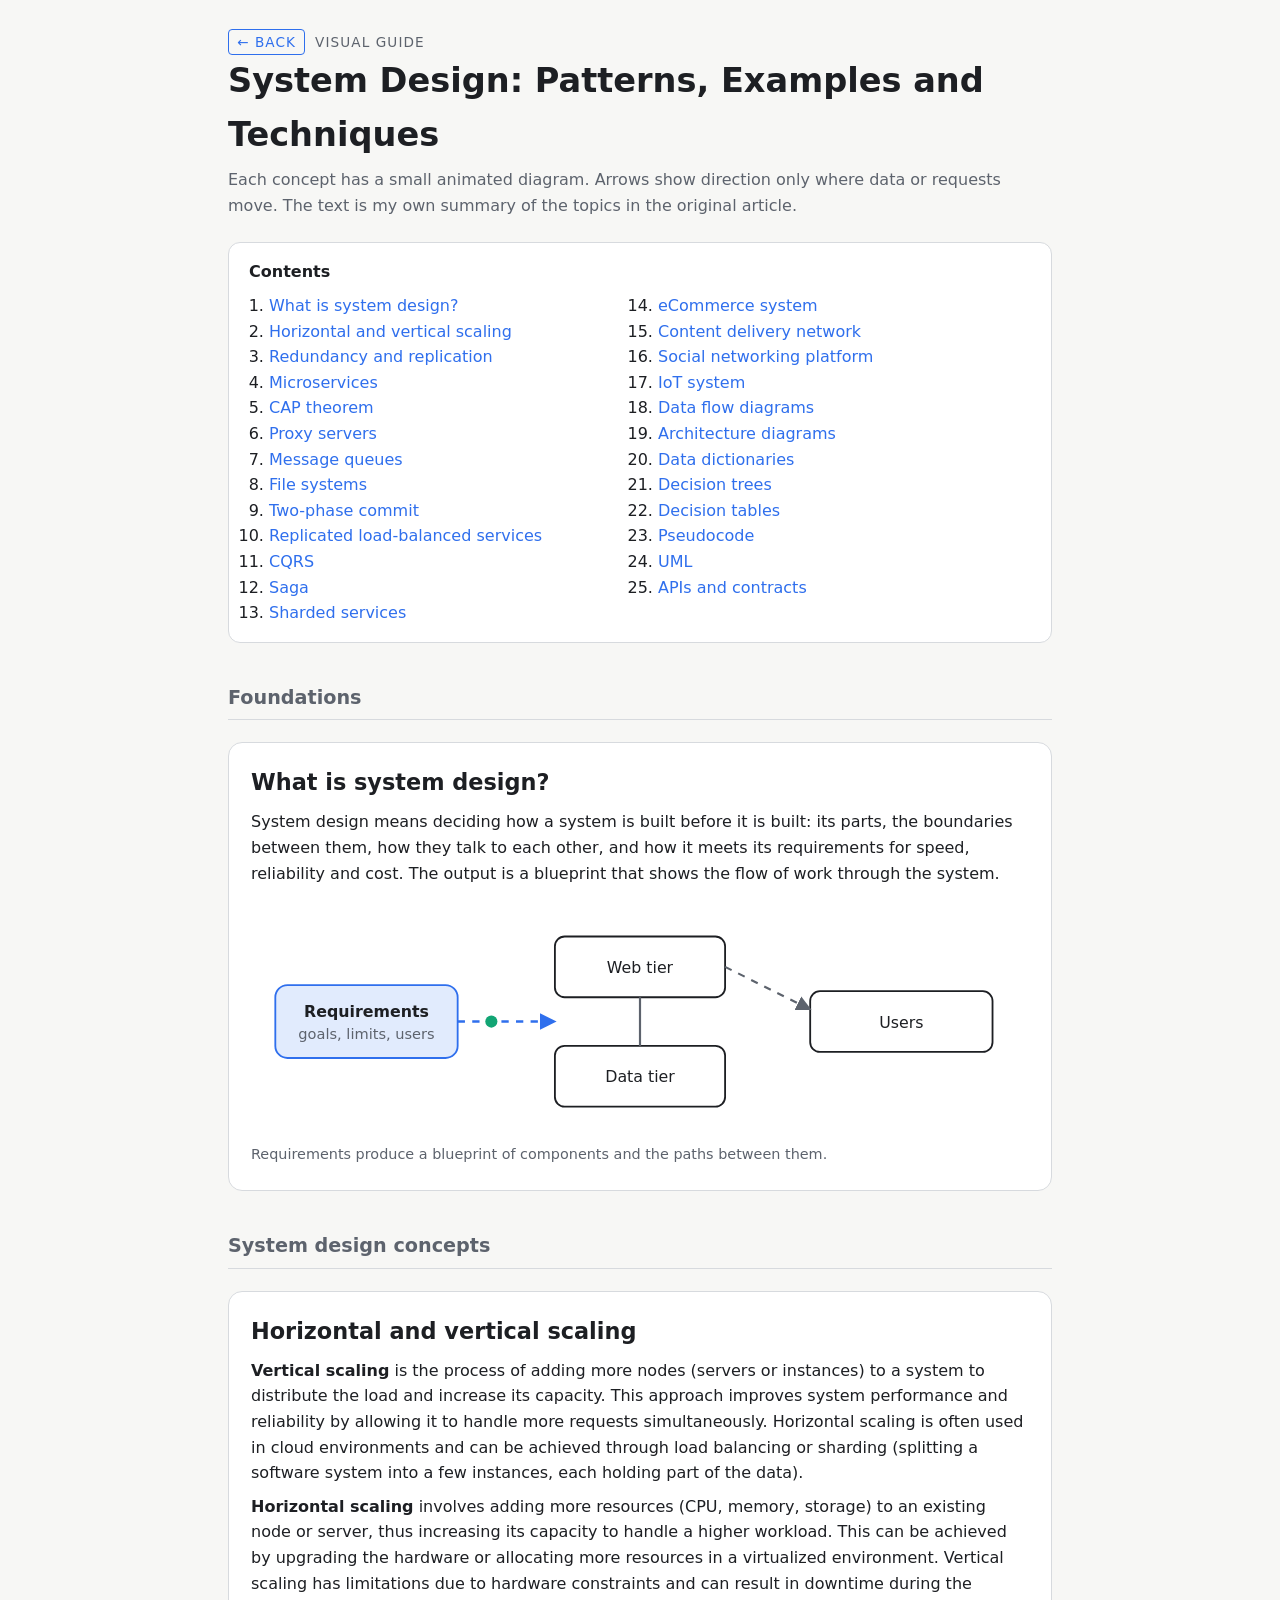
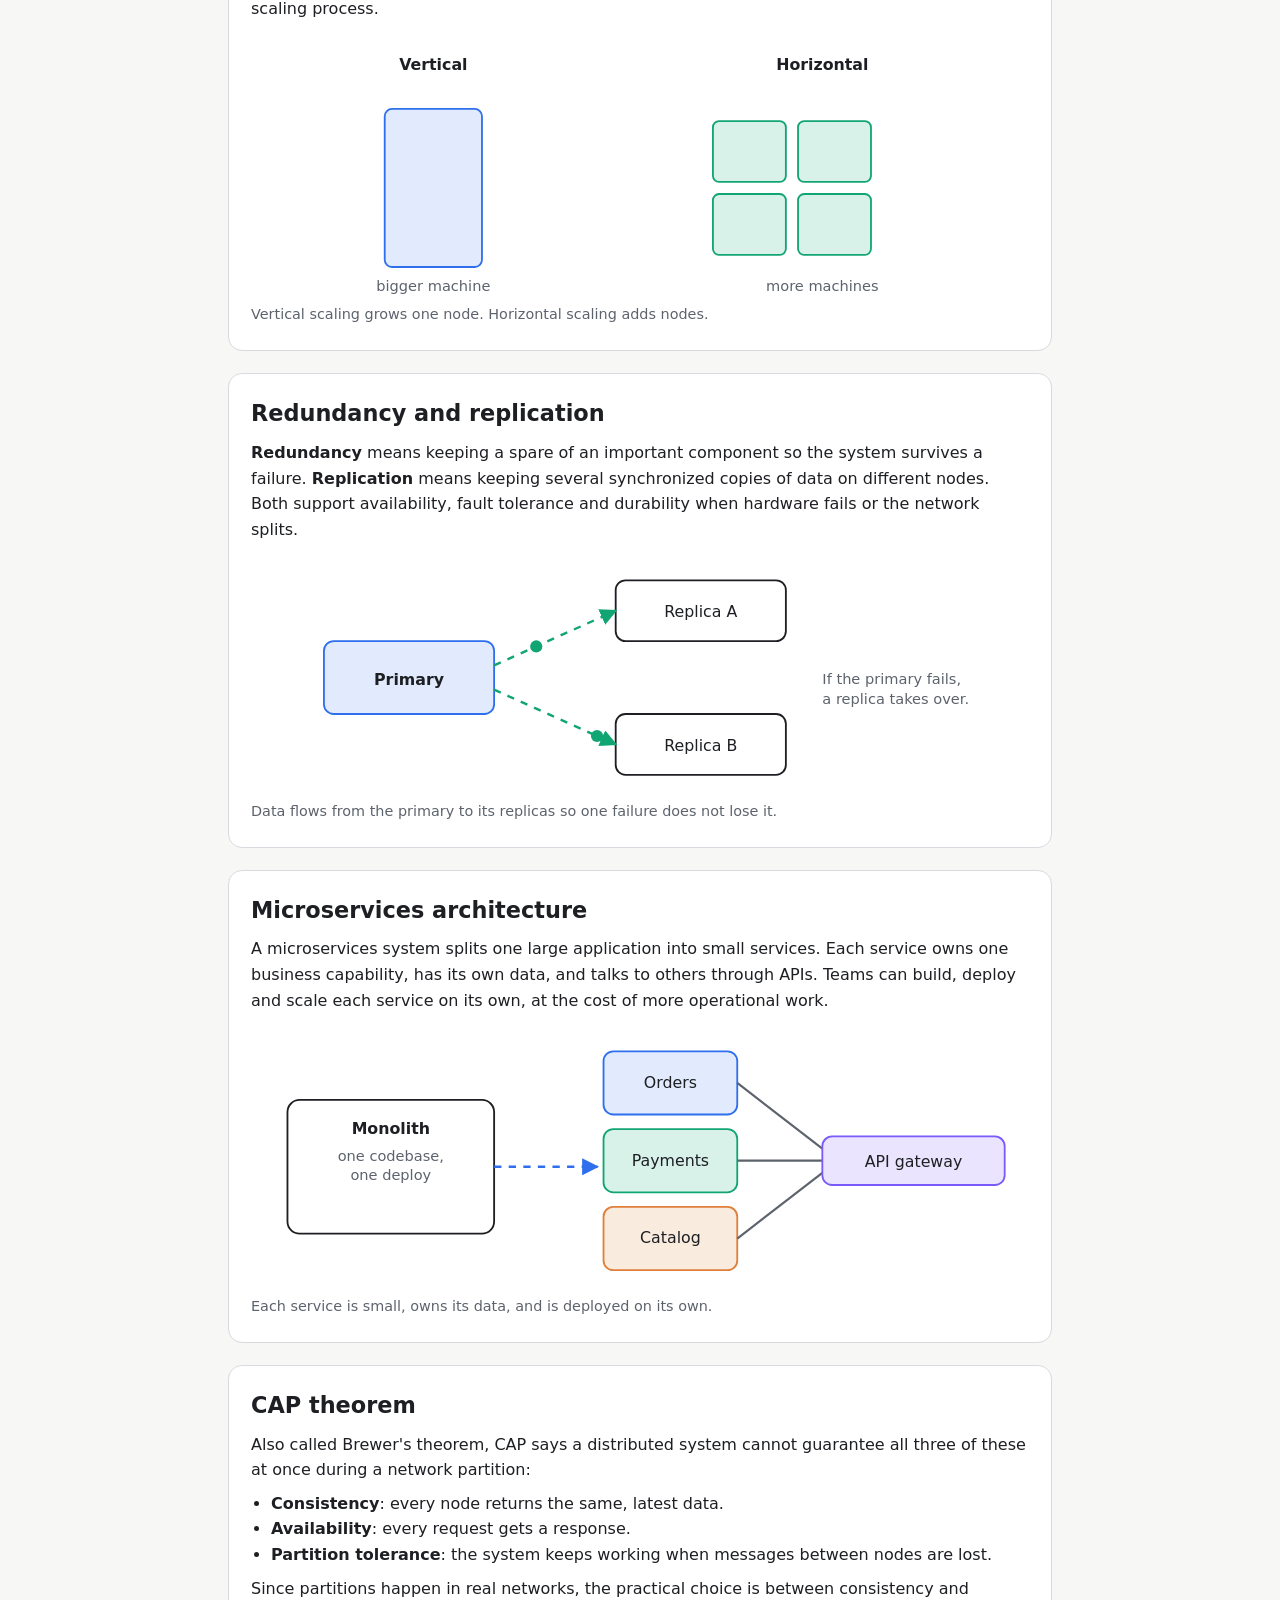
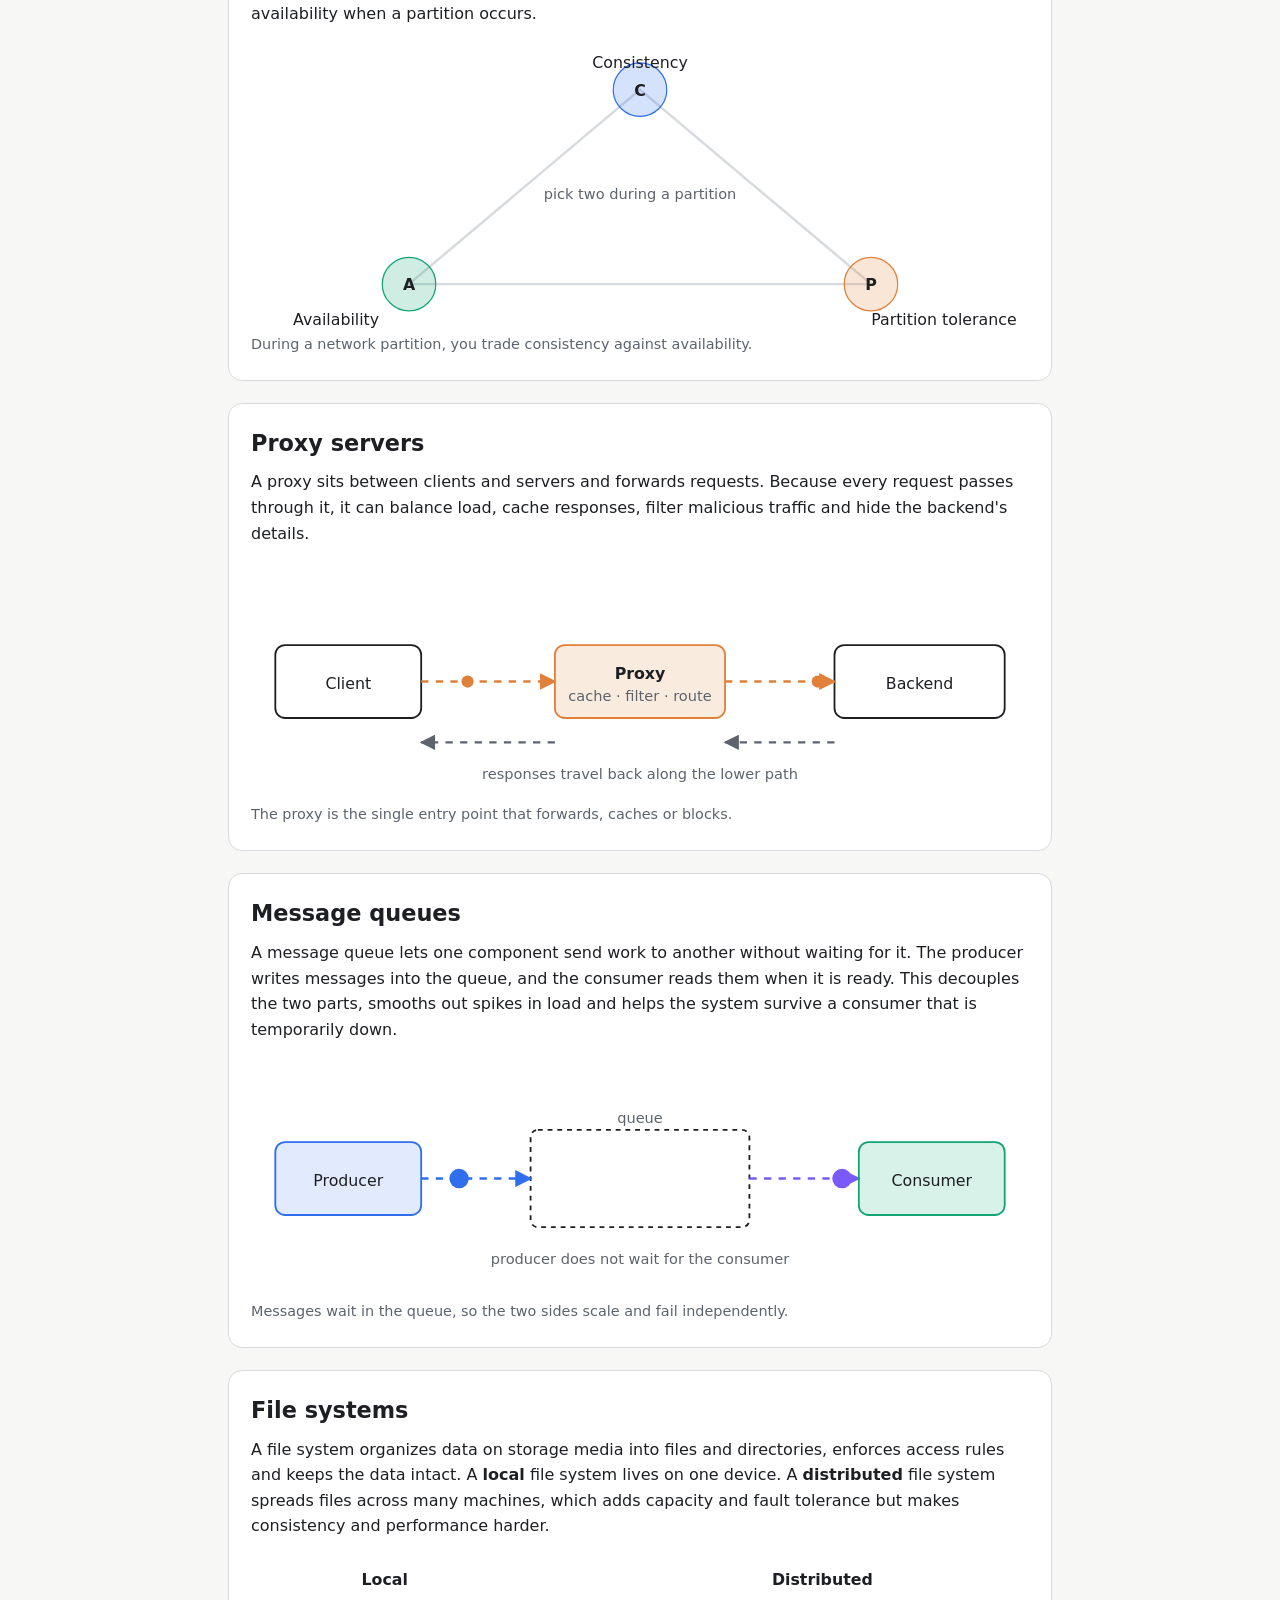
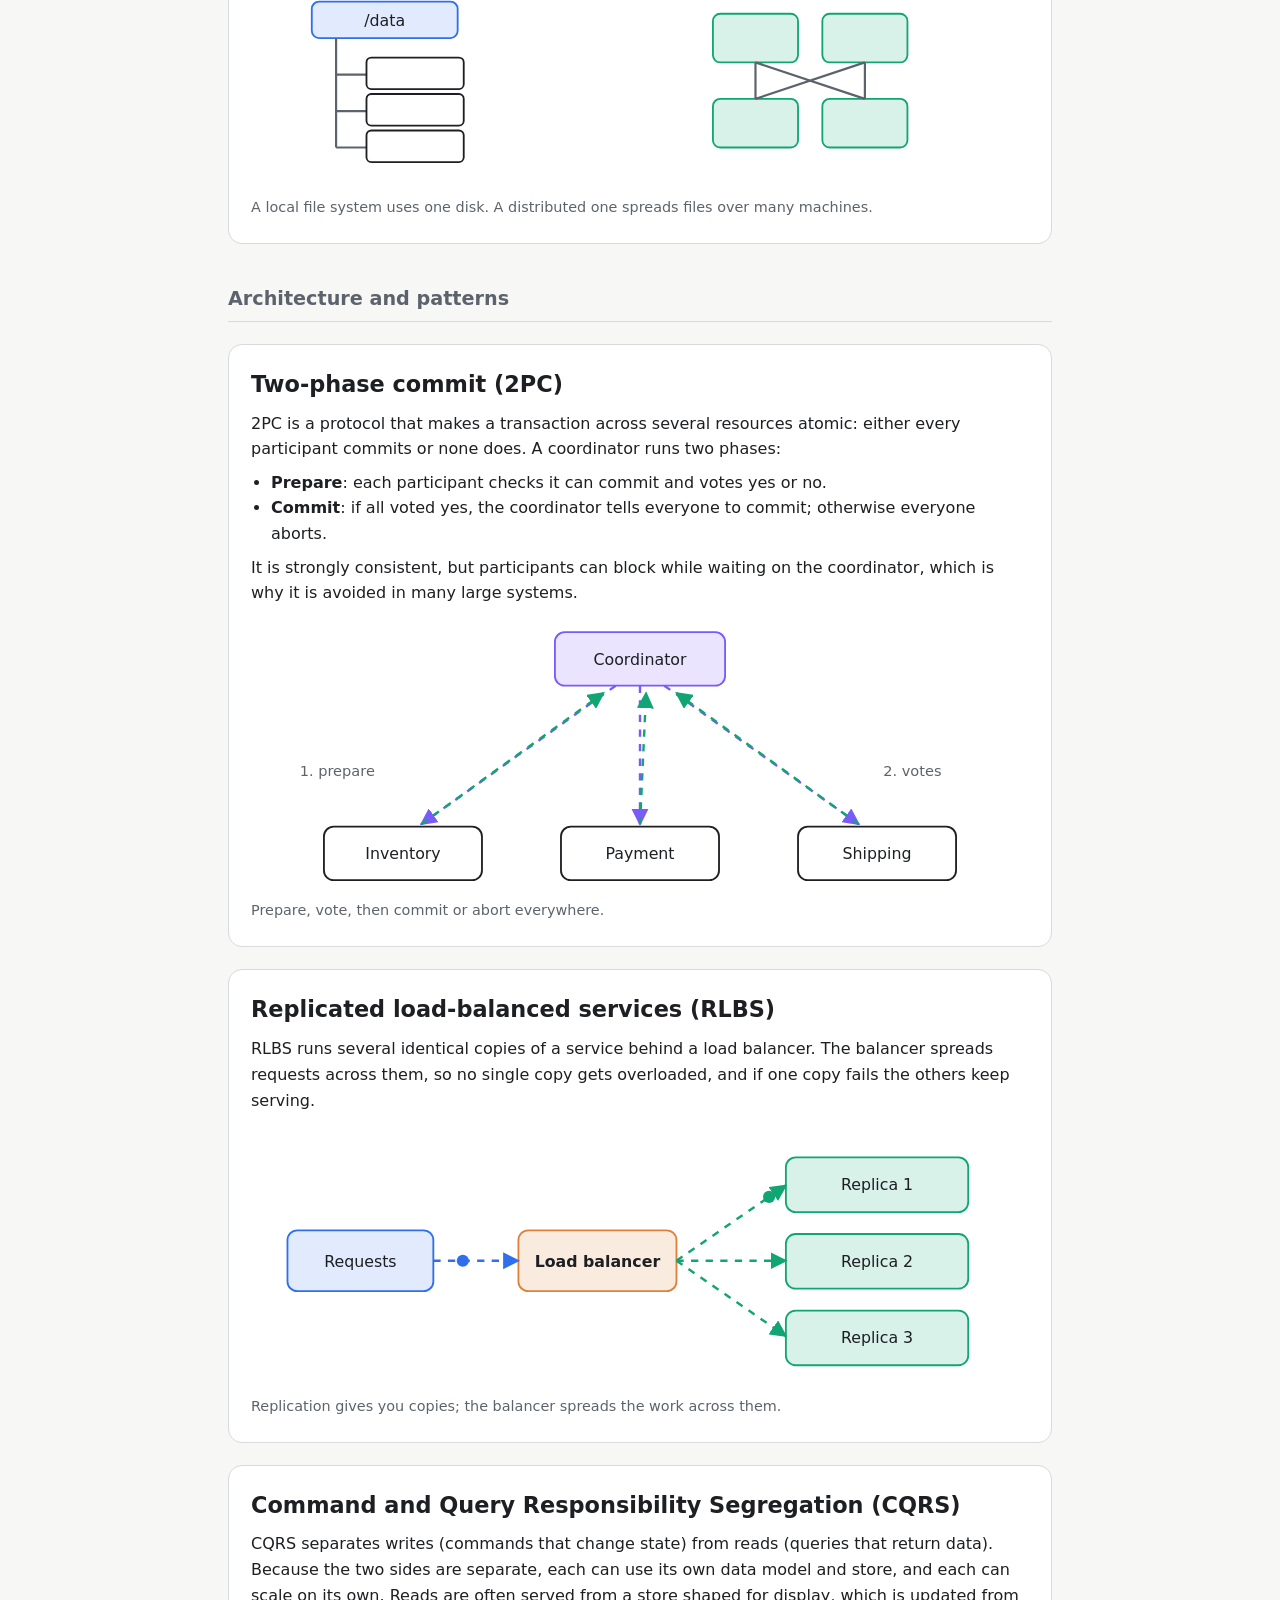
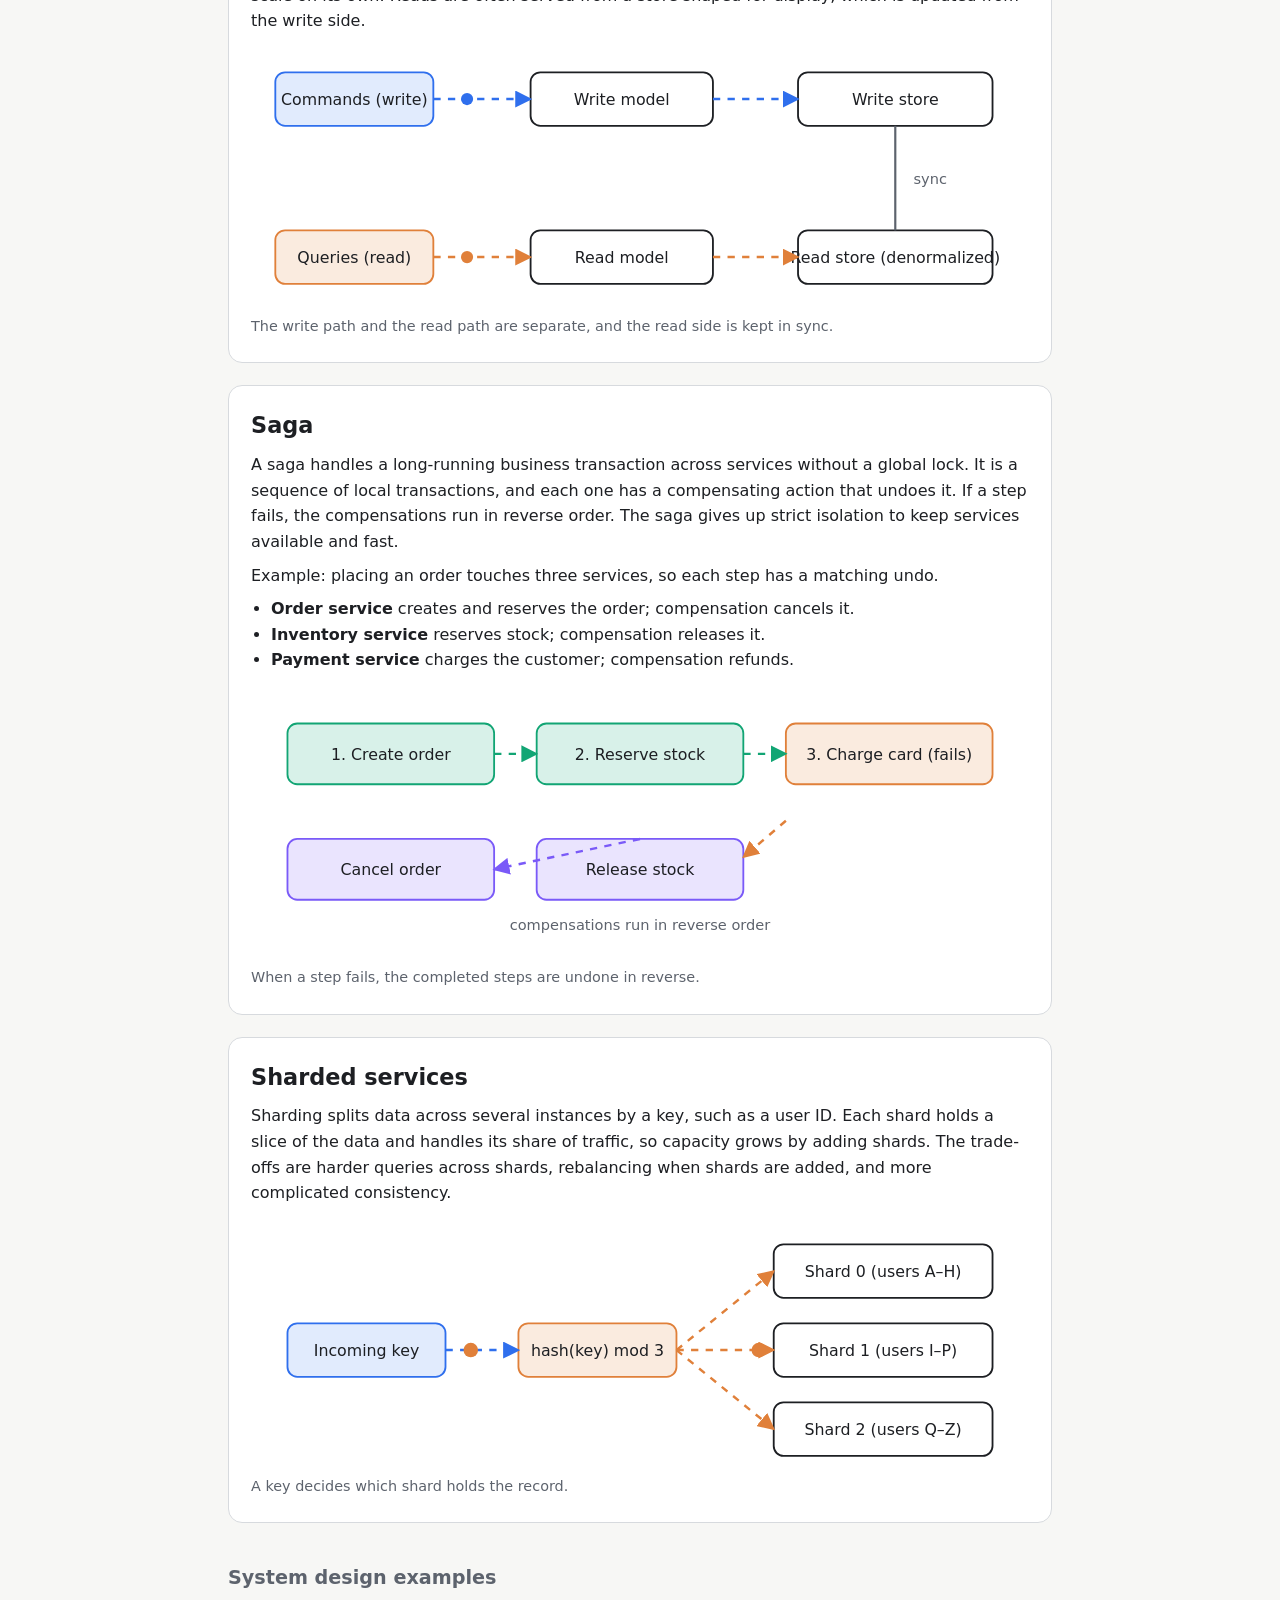
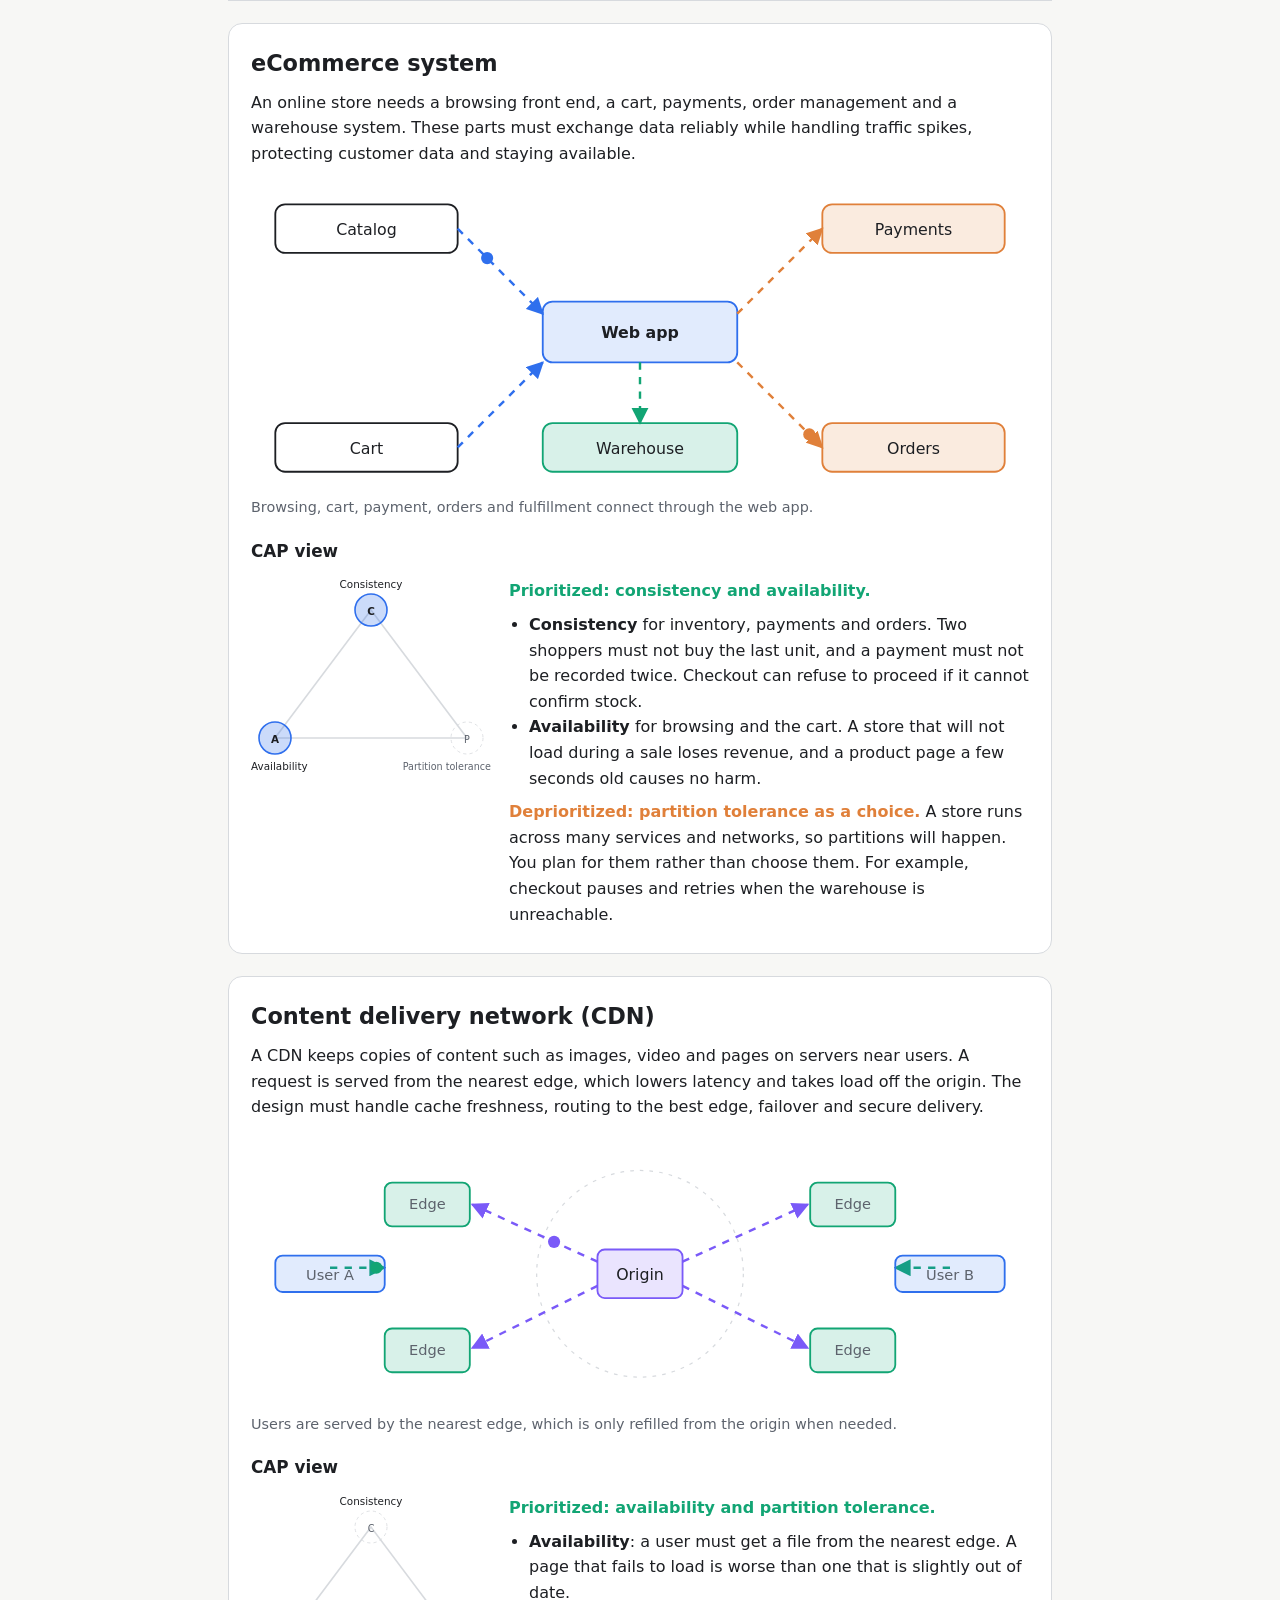
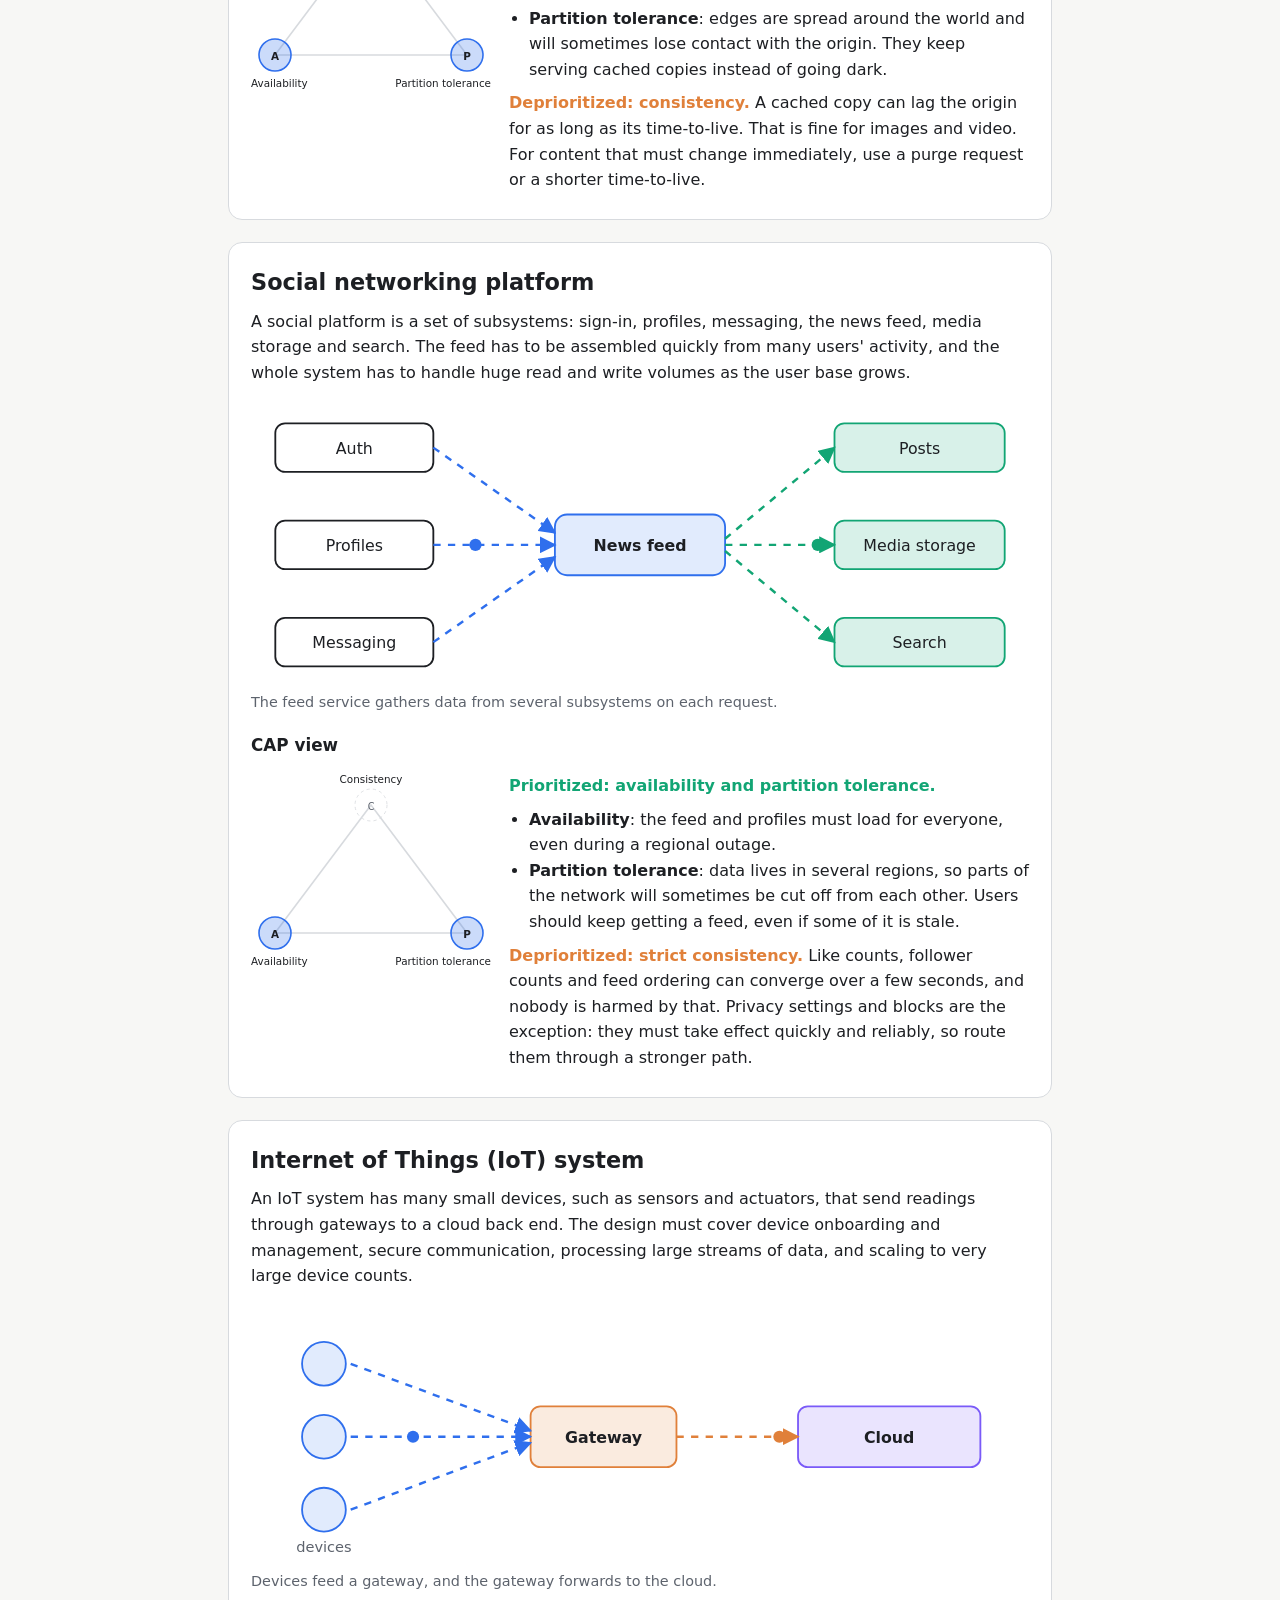
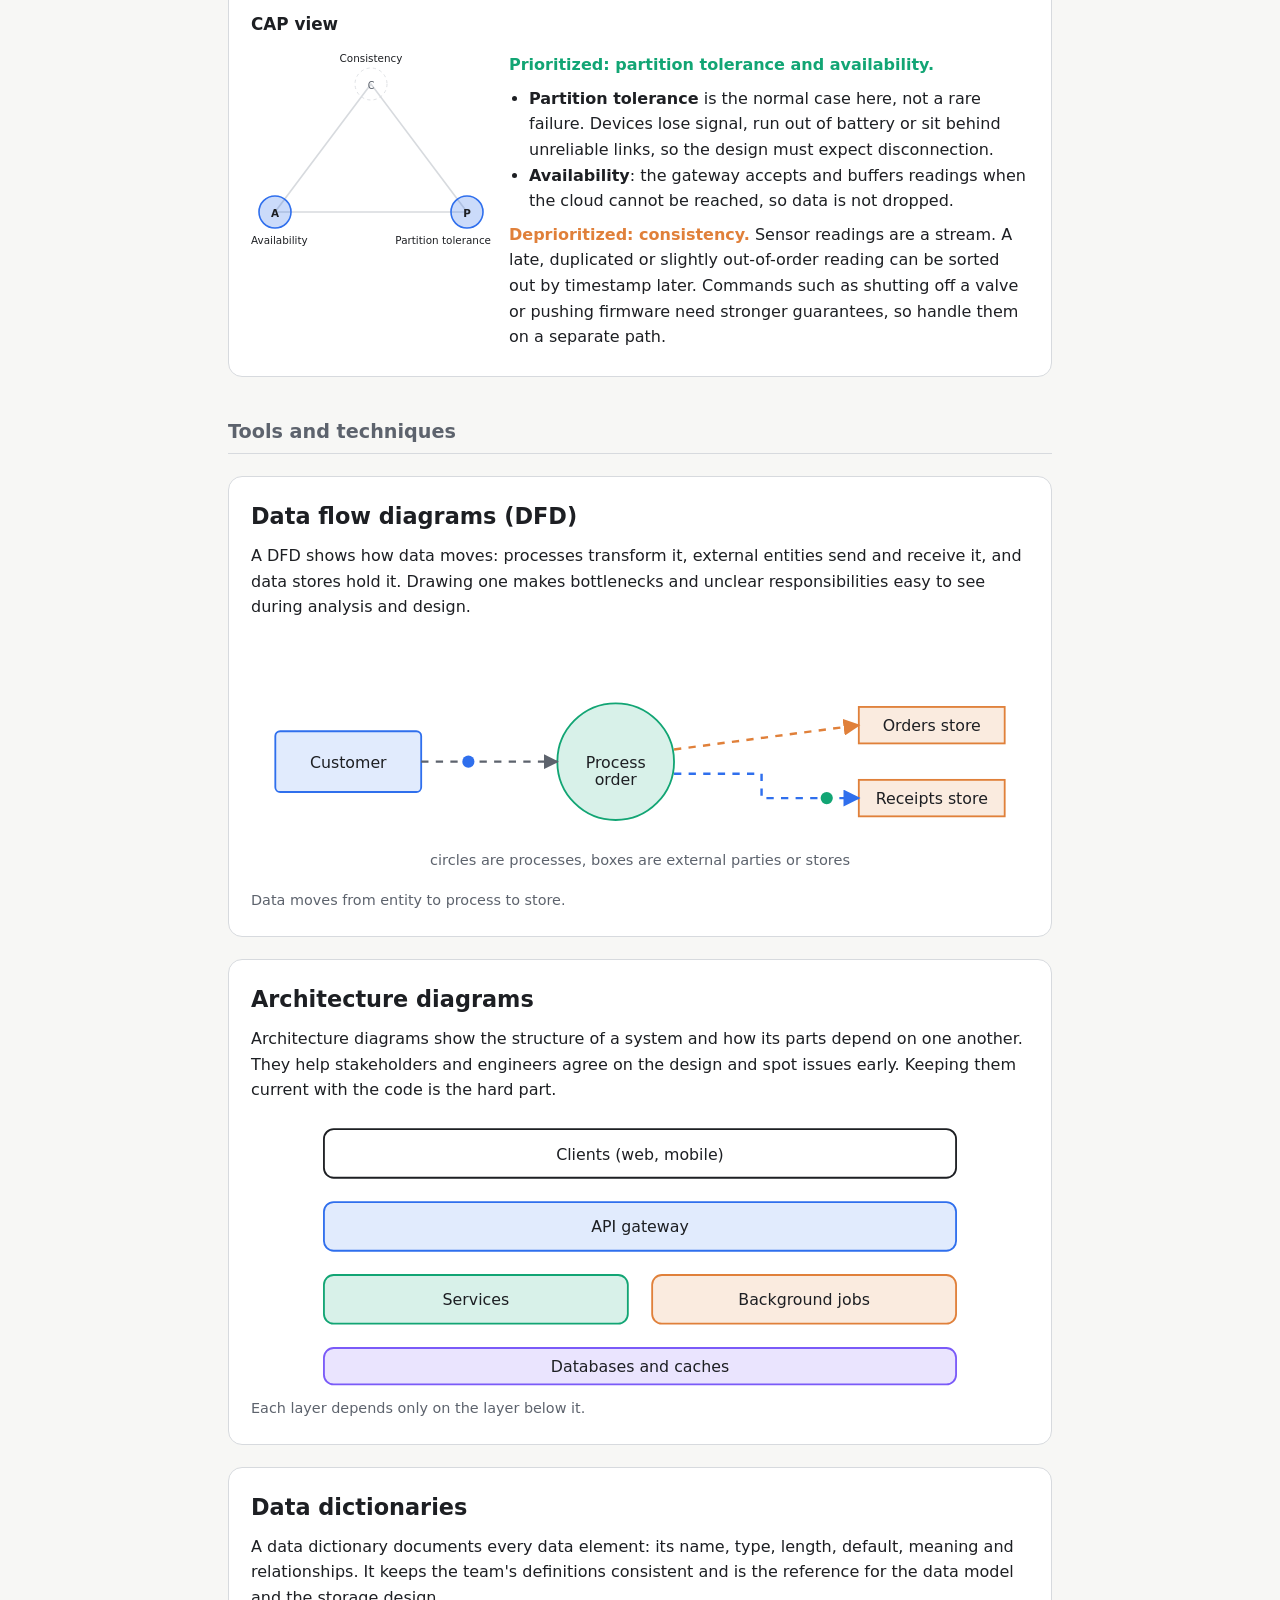
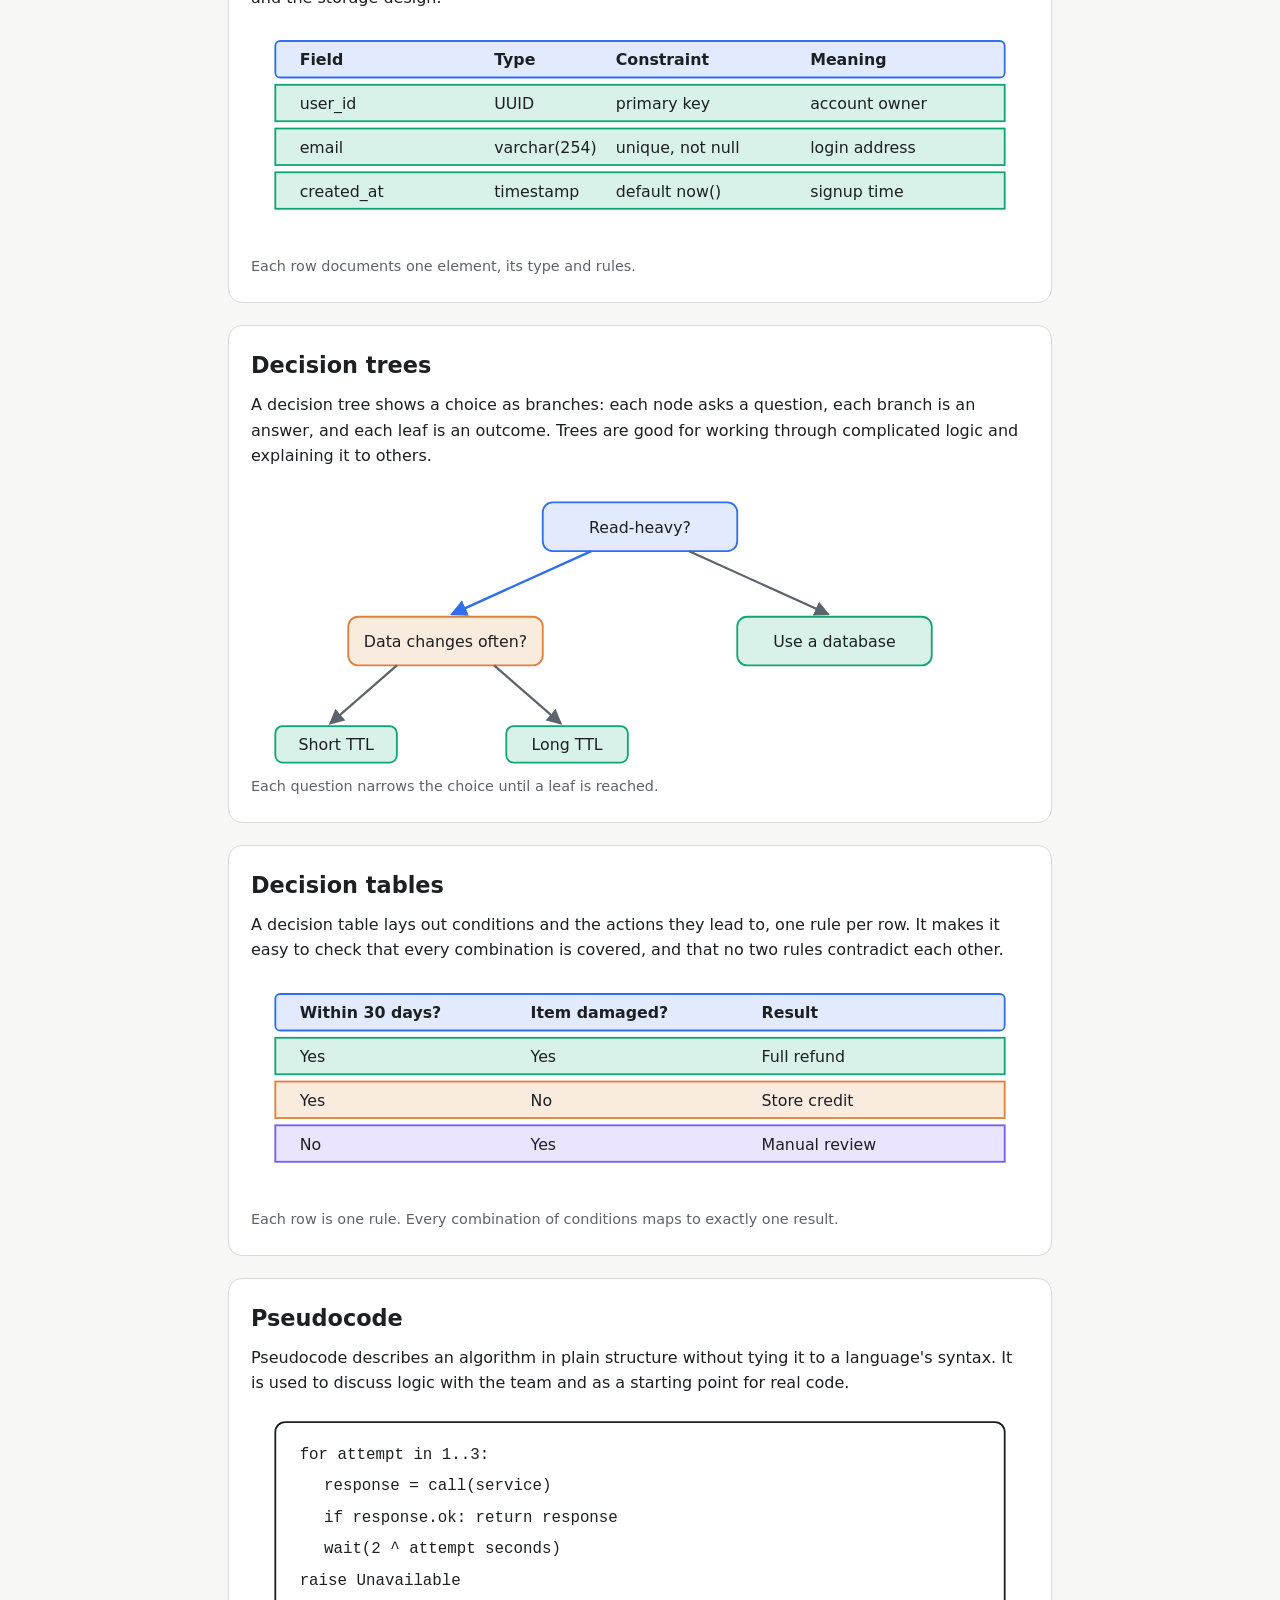
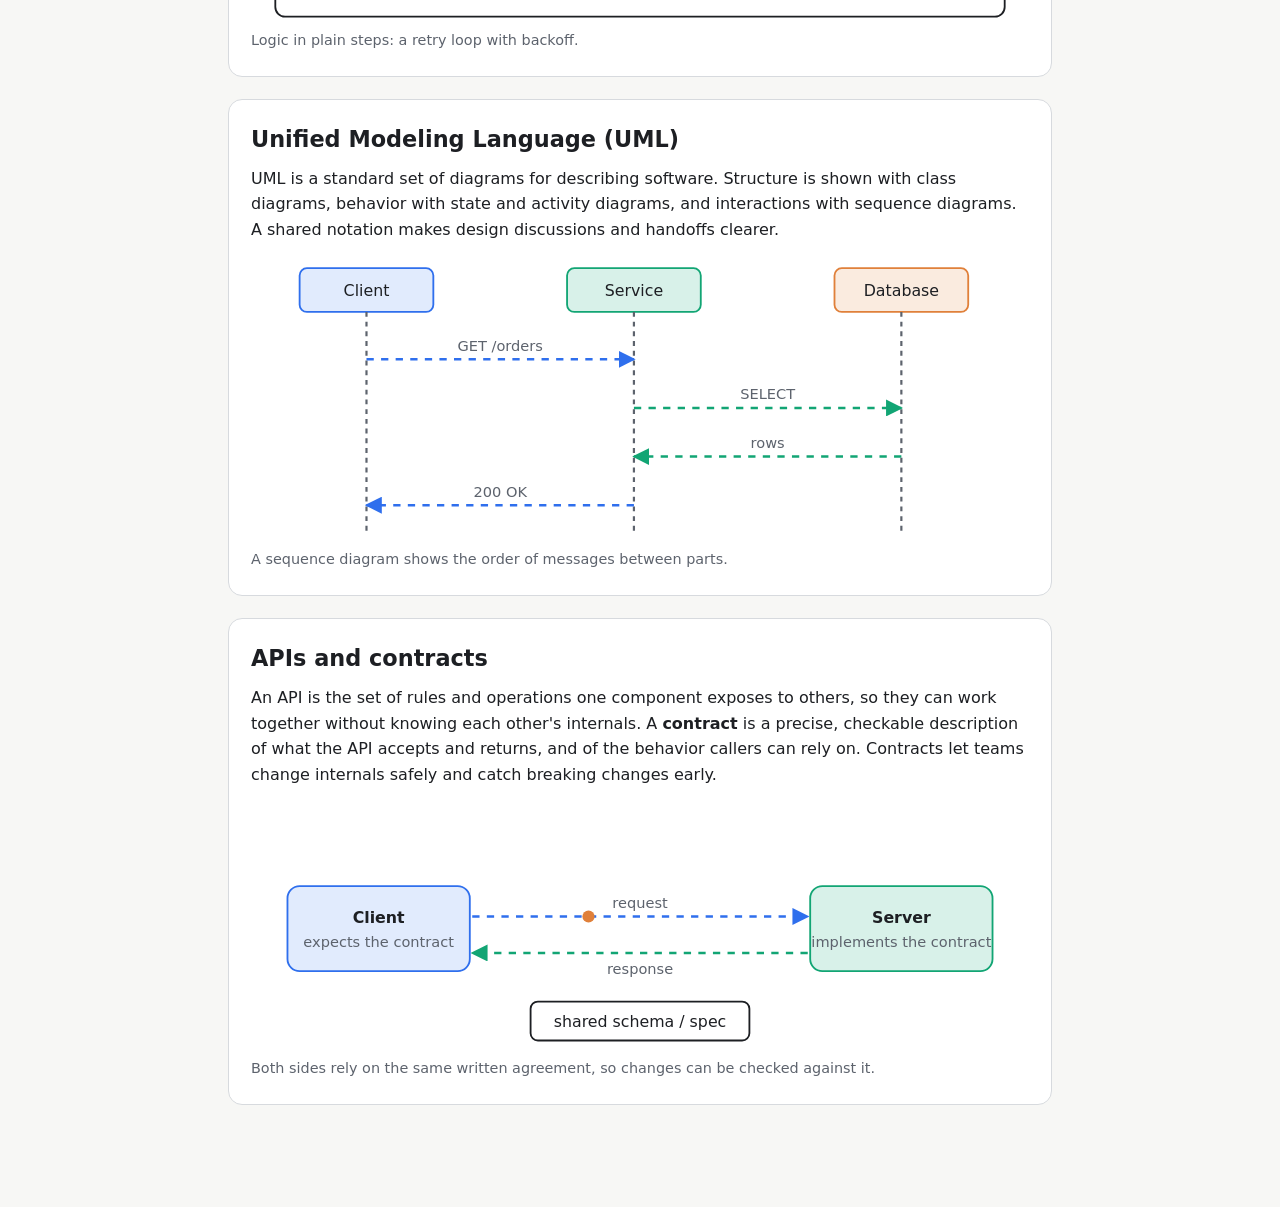
<file: system-design-guide.html>
<!doctype html>
<html lang="en">
  <head>
    <meta charset="utf-8" />
    <meta name="viewport" content="width=device-width, initial-scale=1" />
    <title>System Design: A Visual Guide</title>
    <link rel="stylesheet" href="styles.css" />
    <style>
      nav.toc {
        background: var(--card);
        border: 1px solid var(--line);
        border-radius: 12px;
        padding: 16px 20px;
        margin: 24px 0 8px;
      }
      nav.toc h2 {
        font-size: 1rem;
        margin: 0 0 8px;
      }
      nav.toc ol {
        margin: 0;
        padding-left: 20px;
        columns: 2;
      }
      nav.toc a {
        color: var(--accent);
        text-decoration: none;
      }
      nav.toc a:hover {
        text-decoration: underline;
      }
      @media (max-width: 600px) {
        nav.toc ol {
          columns: 1;
        }
      }
      .group {
        margin: 40px 0 0;
        font-size: 1.2rem;
        color: var(--muted);
        border-bottom: 1px solid var(--line);
        padding-bottom: 6px;
      }
      section.topic {
        background: var(--card);
        border: 1px solid var(--line);
        border-radius: 14px;
        padding: 22px 22px 18px;
        margin: 22px 0;
      }
      section.topic h2 {
        margin: 0 0 4px;
        font-size: 1.4rem;
      }
      section.topic p {
        margin: 8px 0;
      }
      section.topic ul {
        padding-left: 20px;
        margin: 8px 0;
      }
      figure {
        margin: 14px 0 6px;
      }
      figure svg {
        width: 100%;
        height: auto;
        display: block;
        overflow: visible;
      }
      figcaption {
        color: var(--muted);
        font-size: 0.9rem;
      }

      .cap-title {
        margin: 18px 0 8px;
        font-size: 1.05rem;
      }
      .cap-row {
        display: flex;
        gap: 18px;
        align-items: flex-start;
        flex-wrap: wrap;
      }
      .cap-row svg {
        width: 240px;
        flex: 0 0 240px;
        height: auto;
      }
      .cap-text {
        flex: 1 1 320px;
      }
      .cap-text ul {
        margin-top: 4px;
      }
      .cap-text .pick {
        color: var(--accent-2);
        font-weight: 600;
      }
      .cap-text .skip {
        color: var(--warn);
        font-weight: 600;
      }

      /* SVG text and shapes use theme variables */
      .t {
        fill: var(--ink);
        font:
          13px system-ui,
          sans-serif;
      }
      .tm {
        fill: var(--muted);
        font:
          12px system-ui,
          sans-serif;
      }
      .tb {
        fill: var(--ink);
        font:
          600 13px system-ui,
          sans-serif;
      }
      .box {
        fill: var(--card);
        stroke: var(--ink);
        stroke-width: 1.5;
      }
      .box-a {
        fill: var(--accent);
        fill-opacity: 0.14;
        stroke: var(--accent);
        stroke-width: 1.5;
      }
      .box-g {
        fill: var(--accent-2);
        fill-opacity: 0.16;
        stroke: var(--accent-2);
        stroke-width: 1.5;
      }
      .box-w {
        fill: var(--warn);
        fill-opacity: 0.16;
        stroke: var(--warn);
        stroke-width: 1.5;
      }
      .box-v {
        fill: var(--violet);
        fill-opacity: 0.16;
        stroke: var(--violet);
        stroke-width: 1.5;
      }
      .ln {
        stroke: var(--muted);
        stroke-width: 1.8;
        fill: none;
      }
      .ln-a {
        stroke: var(--accent);
        stroke-width: 2;
        fill: none;
      }
      .ln-g {
        stroke: var(--accent-2);
        stroke-width: 2;
        fill: none;
      }
      .ln-w {
        stroke: var(--warn);
        stroke-width: 2;
        fill: none;
      }
      .ln-v {
        stroke: var(--violet);
        stroke-width: 2;
        fill: none;
      }
      .flow {
        stroke-dasharray: 6 6;
        animation: dash 1.2s linear infinite;
      }
      .blink {
        animation: blink 2.4s ease-in-out infinite;
      }
      .blink2 {
        animation: blink 2.4s ease-in-out 1.2s infinite;
      }
      .grow {
        transform-box: fill-box;
        transform-origin: center bottom;
        animation: grow 4s ease-in-out infinite;
      }
      .fadein {
        animation: fadein 4s ease-in-out infinite;
      }
      .fadein2 {
        animation: fadein 4s ease-in-out 2s infinite;
      }
      .step1 {
        animation: step 6s infinite 0s;
      }
      .step2 {
        animation: step 6s infinite 2s;
      }
      .step3 {
        animation: step 6s infinite 4s;
      }

      @keyframes dash {
        to {
          stroke-dashoffset: -24;
        }
      }
      @keyframes blink {
        0%,
        100% {
          opacity: 0.25;
        }
        50% {
          opacity: 1;
        }
      }
      @keyframes fadein {
        0% {
          opacity: 0;
        }
        30% {
          opacity: 1;
        }
        70% {
          opacity: 1;
        }
        100% {
          opacity: 0;
        }
      }
      @keyframes grow {
        0%,
        100% {
          transform: scaleY(0.6);
        }
        50% {
          transform: scaleY(1);
        }
      }
      @keyframes step {
        0% {
          opacity: 0;
        }
        5%,
        30% {
          opacity: 1;
        }
        35%,
        100% {
          opacity: 0.25;
        }
      }

      @media (prefers-reduced-motion: reduce) {
        *,
        *::before,
        *::after {
          animation: none !important;
        }
        animateMotion {
          display: none;
        }
      }
    </style>
  </head>
  <body>
    <!-- Shared arrowhead definitions for every diagram -->
    <svg width="0" height="0" style="position: absolute" aria-hidden="true">
      <defs>
        <marker
          id="m-m"
          viewBox="0 0 10 10"
          refX="9"
          refY="5"
          markerWidth="7"
          markerHeight="7"
          orient="auto"
        >
          <path d="M0,0 L10,5 L0,10 z" style="fill: var(--muted)" />
        </marker>
        <marker
          id="m-a"
          viewBox="0 0 10 10"
          refX="9"
          refY="5"
          markerWidth="7"
          markerHeight="7"
          orient="auto"
        >
          <path d="M0,0 L10,5 L0,10 z" style="fill: var(--accent)" />
        </marker>
        <marker
          id="m-g"
          viewBox="0 0 10 10"
          refX="9"
          refY="5"
          markerWidth="7"
          markerHeight="7"
          orient="auto"
        >
          <path d="M0,0 L10,5 L0,10 z" style="fill: var(--accent-2)" />
        </marker>
        <marker
          id="m-w"
          viewBox="0 0 10 10"
          refX="9"
          refY="5"
          markerWidth="7"
          markerHeight="7"
          orient="auto"
        >
          <path d="M0,0 L10,5 L0,10 z" style="fill: var(--warn)" />
        </marker>
        <marker
          id="m-v"
          viewBox="0 0 10 10"
          refX="9"
          refY="5"
          markerWidth="7"
          markerHeight="7"
          orient="auto"
        >
          <path d="M0,0 L10,5 L0,10 z" style="fill: var(--violet)" />
        </marker>
      </defs>
    </svg>

    <main>
      <header>
        <div class="part"><a href="/" class="back">&#8592; Back</a>Visual guide</div>
        <h1>System Design: Patterns, Examples and Techniques</h1>
        <p>
          Each concept has a small animated diagram. Arrows show direction only
          where data or requests move. The text is my own summary of the topics
          in the original article.
        </p>
      </header>

      <nav class="toc">
        <h2>Contents</h2>
        <ol>
          <li><a href="#what">What is system design?</a></li>
          <li><a href="#scaling">Horizontal and vertical scaling</a></li>
          <li><a href="#redundancy">Redundancy and replication</a></li>
          <li><a href="#microservices">Microservices</a></li>
          <li><a href="#cap">CAP theorem</a></li>
          <li><a href="#proxy">Proxy servers</a></li>
          <li><a href="#queues">Message queues</a></li>
          <li><a href="#filesystems">File systems</a></li>
          <li><a href="#2pc">Two-phase commit</a></li>
          <li><a href="#rlbs">Replicated load-balanced services</a></li>
          <li><a href="#cqrs">CQRS</a></li>
          <li><a href="#saga">Saga</a></li>
          <li><a href="#sharding">Sharded services</a></li>
          <li><a href="#ecommerce">eCommerce system</a></li>
          <li><a href="#cdn">Content delivery network</a></li>
          <li><a href="#social">Social networking platform</a></li>
          <li><a href="#iot">IoT system</a></li>
          <li><a href="#dfd">Data flow diagrams</a></li>
          <li><a href="#archdiagram">Architecture diagrams</a></li>
          <li><a href="#datadict">Data dictionaries</a></li>
          <li><a href="#dtree">Decision trees</a></li>
          <li><a href="#dtable">Decision tables</a></li>
          <li><a href="#pseudo">Pseudocode</a></li>
          <li><a href="#uml">UML</a></li>
          <li><a href="#apis">APIs and contracts</a></li>
        </ol>
      </nav>

      <!-- ============ FOUNDATIONS ============ -->
      <h2 class="group">Foundations</h2>

      <section class="topic" id="what">
        <h2>What is system design?</h2>
        <p>
          System design means deciding how a system is built before it is built:
          its parts, the boundaries between them, how they talk to each other,
          and how it meets its requirements for speed, reliability and cost. The
          output is a blueprint that shows the flow of work through the system.
        </p>
        <figure>
          <svg
            viewBox="0 0 640 200"
            role="img"
            aria-label="Requirements turn into a blueprint of connected components"
          >
            <rect class="box-a" x="20" y="70" width="150" height="60" rx="10" />
            <text class="tb" x="95" y="96" text-anchor="middle">
              Requirements
            </text>
            <text class="tm" x="95" y="114" text-anchor="middle">
              goals, limits, users
            </text>
            <path
              class="ln-a flow"
              marker-end="url(#m-a)"
              d="M170 100 L250 100"
            />
            <rect class="box" x="250" y="30" width="140" height="50" rx="8" />
            <rect class="box" x="250" y="120" width="140" height="50" rx="8" />
            <rect class="box" x="460" y="75" width="150" height="50" rx="8" />
            <text class="t" x="320" y="60" text-anchor="middle">Web tier</text>
            <text class="t" x="320" y="150" text-anchor="middle">
              Data tier
            </text>
            <text class="t" x="535" y="105" text-anchor="middle">Users</text>
            <path class="ln" d="M320 80 L320 120" />
            <path class="ln flow" marker-end="url(#m-m)" d="M390 55 L460 90" />
            <circle r="5" fill="var(--accent-2)">
              <animateMotion
                dur="2.6s"
                repeatCount="indefinite"
                path="M170 100 L250 100"
              />
            </circle>
          </svg>
          <figcaption>
            Requirements produce a blueprint of components and the paths between
            them.
          </figcaption>
        </figure>
      </section>

      <!-- ============ CONCEPTS ============ -->
      <h2 class="group">System design concepts</h2>

      <section class="topic" id="scaling">
        <h2>Horizontal and vertical scaling</h2>
        <p>
          <strong>Vertical scaling</strong> is the process of adding more nodes
          (servers or instances) to a system to distribute the load and increase
          its capacity. This approach improves system performance and
          reliability by allowing it to handle more requests simultaneously.
          Horizontal scaling is often used in cloud environments and can be
          achieved through load balancing or sharding (splitting a software
          system into a few instances, each holding part of the data).
        </p>
        <p>
          <strong>Horizontal scaling</strong> involves adding more resources
          (CPU, memory, storage) to an existing node or server, thus increasing
          its capacity to handle a higher workload. This can be achieved by
          upgrading the hardware or allocating more resources in a virtualized
          environment. Vertical scaling has limitations due to hardware
          constraints and can result in downtime during the scaling process.
        </p>
        <figure>
          <svg
            viewBox="0 0 640 220"
            role="img"
            aria-label="One server growing taller versus many servers being added"
          >
            <text class="tb" x="150" y="28" text-anchor="middle">Vertical</text>
            <rect
              class="box-a grow"
              x="110"
              y="60"
              width="80"
              height="130"
              rx="6"
            />
            <text class="tm" x="150" y="210" text-anchor="middle">
              bigger machine
            </text>
            <text class="tb" x="470" y="28" text-anchor="middle">
              Horizontal
            </text>
            <rect
              class="box-g fadein"
              x="380"
              y="70"
              width="60"
              height="50"
              rx="5"
            />
            <rect
              class="box-g fadein2"
              x="450"
              y="70"
              width="60"
              height="50"
              rx="5"
            />
            <rect
              class="box-g fadein"
              x="380"
              y="130"
              width="60"
              height="50"
              rx="5"
            />
            <rect
              class="box-g fadein2"
              x="450"
              y="130"
              width="60"
              height="50"
              rx="5"
            />
            <text class="tm" x="470" y="210" text-anchor="middle">
              more machines
            </text>
          </svg>
          <figcaption>
            Vertical scaling grows one node. Horizontal scaling adds nodes.
          </figcaption>
        </figure>
      </section>

      <section class="topic" id="redundancy">
        <h2>Redundancy and replication</h2>
        <p>
          <strong>Redundancy</strong> means keeping a spare of an important
          component so the system survives a failure.
          <strong>Replication</strong> means keeping several synchronized copies
          of data on different nodes. Both support availability, fault tolerance
          and durability when hardware fails or the network splits.
        </p>
        <figure>
          <svg
            viewBox="0 0 640 200"
            role="img"
            aria-label="A primary node copies its data to two replicas"
          >
            <rect class="box-a" x="60" y="70" width="140" height="60" rx="8" />
            <text class="tb" x="130" y="106" text-anchor="middle">Primary</text>
            <rect class="box" x="300" y="20" width="140" height="50" rx="8" />
            <text class="t" x="370" y="50" text-anchor="middle">Replica A</text>
            <rect class="box" x="300" y="130" width="140" height="50" rx="8" />
            <text class="t" x="370" y="160" text-anchor="middle">
              Replica B
            </text>
            <path
              class="ln-g flow"
              marker-end="url(#m-g)"
              d="M200 90 L300 45"
            />
            <path
              class="ln-g flow"
              marker-end="url(#m-g)"
              d="M200 110 L300 155"
            />
            <circle r="5" fill="var(--accent-2)">
              <animateMotion
                dur="2.6s"
                repeatCount="indefinite"
                path="M200 90 L300 45"
              />
            </circle>
            <circle r="5" fill="var(--accent-2)">
              <animateMotion
                dur="2.6s"
                begin="1.3s"
                repeatCount="indefinite"
                path="M200 110 L300 155"
              />
            </circle>
            <text class="tm" x="470" y="105">If the primary fails,</text>
            <text class="tm" x="470" y="122">a replica takes over.</text>
          </svg>
          <figcaption>
            Data flows from the primary to its replicas so one failure does not
            lose it.
          </figcaption>
        </figure>
      </section>

      <section class="topic" id="microservices">
        <h2>Microservices architecture</h2>
        <p>
          A microservices system splits one large application into small
          services. Each service owns one business capability, has its own data,
          and talks to others through APIs. Teams can build, deploy and scale
          each service on its own, at the cost of more operational work.
        </p>
        <figure>
          <svg
            viewBox="0 0 640 220"
            role="img"
            aria-label="A monolith splits into independent services"
          >
            <rect class="box" x="30" y="60" width="170" height="110" rx="10" />
            <text class="tb" x="115" y="88" text-anchor="middle">Monolith</text>
            <text class="tm" x="115" y="110" text-anchor="middle">
              one codebase,
            </text>
            <text class="tm" x="115" y="126" text-anchor="middle">
              one deploy
            </text>
            <path
              class="ln-a flow"
              marker-end="url(#m-a)"
              d="M200 115 L285 115"
            />
            <rect
              class="box-a blink"
              x="290"
              y="20"
              width="110"
              height="52"
              rx="8"
            />
            <rect
              class="box-g blink2"
              x="290"
              y="84"
              width="110"
              height="52"
              rx="8"
            />
            <rect
              class="box-w blink"
              x="290"
              y="148"
              width="110"
              height="52"
              rx="8"
            />
            <text class="t" x="345" y="50" text-anchor="middle">Orders</text>
            <text class="t" x="345" y="114" text-anchor="middle">Payments</text>
            <text class="t" x="345" y="178" text-anchor="middle">Catalog</text>
            <path class="ln" d="M400 46 L470 100" />
            <path class="ln" d="M400 110 L470 110" />
            <path class="ln" d="M400 174 L470 120" />
            <rect class="box-v" x="470" y="90" width="150" height="40" rx="8" />
            <text class="t" x="545" y="115" text-anchor="middle">
              API gateway
            </text>
          </svg>
          <figcaption>
            Each service is small, owns its data, and is deployed on its own.
          </figcaption>
        </figure>
      </section>

      <section class="topic" id="cap">
        <h2>CAP theorem</h2>
        <p>
          Also called Brewer's theorem, CAP says a distributed system cannot
          guarantee all three of these at once during a network partition:
        </p>
        <ul>
          <li>
            <strong>Consistency</strong>: every node returns the same, latest
            data.
          </li>
          <li><strong>Availability</strong>: every request gets a response.</li>
          <li>
            <strong>Partition tolerance</strong>: the system keeps working when
            messages between nodes are lost.
          </li>
        </ul>
        <p>
          Since partitions happen in real networks, the practical choice is
          between consistency and availability when a partition occurs.
        </p>
        <figure>
          <svg
            viewBox="0 0 640 240"
            role="img"
            aria-label="Triangle showing consistency, availability and partition tolerance"
          >
            <polygon
              points="320,40 130,200 510,200"
              fill="none"
              stroke="var(--line)"
              stroke-width="2"
            />
            <circle
              class="blink"
              cx="320"
              cy="40"
              r="22"
              fill="var(--accent)"
              fill-opacity=".2"
              stroke="var(--accent)"
            />
            <circle
              class="blink2"
              cx="130"
              cy="200"
              r="22"
              fill="var(--accent-2)"
              fill-opacity=".2"
              stroke="var(--accent-2)"
            />
            <circle
              class="blink"
              cx="510"
              cy="200"
              r="22"
              fill="var(--warn)"
              fill-opacity=".2"
              stroke="var(--warn)"
            />
            <text class="tb" x="320" y="45" text-anchor="middle">C</text>
            <text class="tb" x="130" y="205" text-anchor="middle">A</text>
            <text class="tb" x="510" y="205" text-anchor="middle">P</text>
            <text class="t" x="320" y="22" text-anchor="middle">
              Consistency
            </text>
            <text class="t" x="70" y="234" text-anchor="middle">
              Availability
            </text>
            <text class="t" x="570" y="234" text-anchor="middle">
              Partition tolerance
            </text>
            <text class="tm" x="320" y="130" text-anchor="middle">
              pick two during a partition
            </text>
          </svg>
          <figcaption>
            During a network partition, you trade consistency against
            availability.
          </figcaption>
        </figure>
      </section>

      <section class="topic" id="proxy">
        <h2>Proxy servers</h2>
        <p>
          A proxy sits between clients and servers and forwards requests.
          Because every request passes through it, it can balance load, cache
          responses, filter malicious traffic and hide the backend's details.
        </p>
        <figure>
          <svg
            viewBox="0 0 640 200"
            role="img"
            aria-label="Client request passes through a proxy to a backend server"
          >
            <rect class="box" x="20" y="70" width="120" height="60" rx="8" />
            <text class="t" x="80" y="106" text-anchor="middle">Client</text>
            <rect class="box-w" x="250" y="70" width="140" height="60" rx="8" />
            <text class="tb" x="320" y="98" text-anchor="middle">Proxy</text>
            <text class="tm" x="320" y="116" text-anchor="middle">
              cache · filter · route
            </text>
            <rect class="box" x="480" y="70" width="140" height="60" rx="8" />
            <text class="t" x="550" y="106" text-anchor="middle">Backend</text>
            <path
              class="ln-w flow"
              marker-end="url(#m-w)"
              d="M140 100 L250 100"
            />
            <path
              class="ln-w flow"
              marker-end="url(#m-w)"
              d="M390 100 L480 100"
            />
            <path
              class="ln flow"
              marker-end="url(#m-m)"
              d="M480 150 L390 150"
            />
            <path
              class="ln flow"
              marker-end="url(#m-m)"
              d="M250 150 L140 150"
            />
            <circle r="5" fill="var(--warn)">
              <animateMotion
                dur="2.6s"
                repeatCount="indefinite"
                path="M140 100 L250 100"
              />
            </circle>
            <circle r="5" fill="var(--warn)">
              <animateMotion
                dur="2.6s"
                begin="1.3s"
                repeatCount="indefinite"
                path="M390 100 L480 100"
              />
            </circle>
            <text class="tm" x="320" y="180" text-anchor="middle">
              responses travel back along the lower path
            </text>
          </svg>
          <figcaption>
            The proxy is the single entry point that forwards, caches or blocks.
          </figcaption>
        </figure>
      </section>

      <section class="topic" id="queues">
        <h2>Message queues</h2>
        <p>
          A message queue lets one component send work to another without
          waiting for it. The producer writes messages into the queue, and the
          consumer reads them when it is ready. This decouples the two parts,
          smooths out spikes in load and helps the system survive a consumer
          that is temporarily down.
        </p>
        <figure>
          <svg
            viewBox="0 0 640 200"
            role="img"
            aria-label="Producer sends messages into a queue; consumer reads them at its own pace"
          >
            <rect class="box-a" x="20" y="70" width="120" height="60" rx="8" />
            <text class="t" x="80" y="106" text-anchor="middle">Producer</text>
            <rect
              class="box"
              x="230"
              y="60"
              width="180"
              height="80"
              rx="6"
              stroke-dasharray="4 4"
            />
            <text class="tm" x="320" y="54" text-anchor="middle">queue</text>
            <path
              class="ln-a flow"
              marker-end="url(#m-a)"
              d="M140 100 L230 100"
            />
            <path
              class="ln-v flow"
              marker-end="url(#m-v)"
              d="M410 100 L500 100"
            />
            <rect class="box-g" x="500" y="70" width="120" height="60" rx="8" />
            <text class="t" x="560" y="106" text-anchor="middle">Consumer</text>
            <circle r="8" fill="var(--accent)">
              <animateMotion
                dur="2.6s"
                repeatCount="indefinite"
                path="M140 100 L230 100"
              />
            </circle>
            <circle r="8" fill="var(--violet)">
              <animateMotion
                dur="2.6s"
                begin="1.3s"
                repeatCount="indefinite"
                path="M410 100 L500 100"
              />
            </circle>
            <text class="tm" x="320" y="170" text-anchor="middle">
              producer does not wait for the consumer
            </text>
          </svg>
          <figcaption>
            Messages wait in the queue, so the two sides scale and fail
            independently.
          </figcaption>
        </figure>
      </section>

      <section class="topic" id="filesystems">
        <h2>File systems</h2>
        <p>
          A file system organizes data on storage media into files and
          directories, enforces access rules and keeps the data intact. A
          <strong>local</strong> file system lives on one device. A
          <strong>distributed</strong> file system spreads files across many
          machines, which adds capacity and fault tolerance but makes
          consistency and performance harder.
        </p>
        <figure>
          <svg
            viewBox="0 0 640 200"
            role="img"
            aria-label="A folder tree on one device versus files spread across several machines"
          >
            <text class="tb" x="110" y="26" text-anchor="middle">Local</text>
            <rect class="box-a" x="50" y="40" width="120" height="30" rx="6" />
            <text class="t" x="110" y="60" text-anchor="middle">/data</text>
            <path
              class="ln"
              d="M70 70 L70 160 M70 100 L95 100 M70 130 L95 130 M70 160 L95 160"
            />
            <rect class="box" x="95" y="86" width="80" height="26" rx="4" />
            <rect class="box" x="95" y="116" width="80" height="26" rx="4" />
            <rect class="box" x="95" y="146" width="80" height="26" rx="4" />
            <text class="tb" x="470" y="26" text-anchor="middle">
              Distributed
            </text>
            <rect
              class="box-g blink"
              x="380"
              y="50"
              width="70"
              height="40"
              rx="6"
            />
            <rect
              class="box-g blink2"
              x="470"
              y="50"
              width="70"
              height="40"
              rx="6"
            />
            <rect
              class="box-g blink"
              x="380"
              y="120"
              width="70"
              height="40"
              rx="6"
            />
            <rect
              class="box-g blink2"
              x="470"
              y="120"
              width="70"
              height="40"
              rx="6"
            />
            <path
              class="ln"
              d="M415 90 L415 120 M505 90 L505 120 M415 90 L505 120 M505 90 L415 120"
            />
          </svg>
          <figcaption>
            A local file system uses one disk. A distributed one spreads files
            over many machines.
          </figcaption>
        </figure>
      </section>

      <!-- ============ PATTERNS ============ -->
      <h2 class="group">Architecture and patterns</h2>

      <section class="topic" id="2pc">
        <h2>Two-phase commit (2PC)</h2>
        <p>
          2PC is a protocol that makes a transaction across several resources
          atomic: either every participant commits or none does. A coordinator
          runs two phases:
        </p>
        <ul>
          <li>
            <strong>Prepare</strong>: each participant checks it can commit and
            votes yes or no.
          </li>
          <li>
            <strong>Commit</strong>: if all voted yes, the coordinator tells
            everyone to commit; otherwise everyone aborts.
          </li>
        </ul>
        <p>
          It is strongly consistent, but participants can block while waiting on
          the coordinator, which is why it is avoided in many large systems.
        </p>
        <figure>
          <svg
            viewBox="0 0 640 230"
            role="img"
            aria-label="Coordinator asks three participants to prepare, collects votes, then commits"
          >
            <rect class="box-v" x="250" y="10" width="140" height="44" rx="8" />
            <text class="t" x="320" y="37" text-anchor="middle">
              Coordinator
            </text>
            <rect class="box" x="60" y="170" width="130" height="44" rx="8" />
            <rect class="box" x="255" y="170" width="130" height="44" rx="8" />
            <rect class="box" x="450" y="170" width="130" height="44" rx="8" />
            <text class="t" x="125" y="197" text-anchor="middle">
              Inventory
            </text>
            <text class="t" x="320" y="197" text-anchor="middle">Payment</text>
            <text class="t" x="515" y="197" text-anchor="middle">Shipping</text>
            <path
              class="ln-v flow"
              marker-end="url(#m-v)"
              d="M300 54 L140 168"
            />
            <path
              class="ln-v flow"
              marker-end="url(#m-v)"
              d="M320 54 L320 168"
            />
            <path
              class="ln-v flow"
              marker-end="url(#m-v)"
              d="M340 54 L500 168"
            />
            <text class="tm" x="40" y="128">1. prepare</text>
            <path
              class="ln-g flow"
              marker-end="url(#m-g)"
              d="M140 168 L290 60"
            />
            <path
              class="ln-g flow"
              marker-end="url(#m-g)"
              d="M320 168 L325 60"
            />
            <path
              class="ln-g flow"
              marker-end="url(#m-g)"
              d="M500 168 L350 60"
            />
            <text class="tm" x="520" y="128">2. votes</text>
          </svg>
          <figcaption>
            Prepare, vote, then commit or abort everywhere.
          </figcaption>
        </figure>
      </section>

      <section class="topic" id="rlbs">
        <h2>Replicated load-balanced services (RLBS)</h2>
        <p>
          RLBS runs several identical copies of a service behind a load
          balancer. The balancer spreads requests across them, so no single copy
          gets overloaded, and if one copy fails the others keep serving.
        </p>
        <figure>
          <svg
            viewBox="0 0 640 220"
            role="img"
            aria-label="Load balancer distributes requests to three replicas"
          >
            <rect class="box-a" x="30" y="85" width="120" height="50" rx="8" />
            <text class="t" x="90" y="115" text-anchor="middle">Requests</text>
            <rect class="box-w" x="220" y="85" width="130" height="50" rx="8" />
            <text class="tb" x="285" y="115" text-anchor="middle">
              Load balancer
            </text>
            <rect class="box-g" x="440" y="25" width="150" height="45" rx="8" />
            <rect class="box-g" x="440" y="88" width="150" height="45" rx="8" />
            <rect
              class="box-g"
              x="440"
              y="151"
              width="150"
              height="45"
              rx="8"
            />
            <text class="t" x="515" y="52" text-anchor="middle">Replica 1</text>
            <text class="t" x="515" y="115" text-anchor="middle">
              Replica 2
            </text>
            <text class="t" x="515" y="178" text-anchor="middle">
              Replica 3
            </text>
            <path
              class="ln-a flow"
              marker-end="url(#m-a)"
              d="M150 110 L220 110"
            />
            <path
              class="ln-g flow"
              marker-end="url(#m-g)"
              d="M350 110 L440 48"
            />
            <path
              class="ln-g flow"
              marker-end="url(#m-g)"
              d="M350 110 L440 110"
            />
            <path
              class="ln-g flow"
              marker-end="url(#m-g)"
              d="M350 110 L440 172"
            />
            <circle r="5" fill="var(--accent)">
              <animateMotion
                dur="2.6s"
                repeatCount="indefinite"
                path="M150 110 L220 110"
              />
            </circle>
            <circle r="5" fill="var(--accent-2)">
              <animateMotion
                dur="2.6s"
                begin="1.3s"
                repeatCount="indefinite"
                path="M350 110 L440 48"
              />
            </circle>
          </svg>
          <figcaption>
            Replication gives you copies; the balancer spreads the work across
            them.
          </figcaption>
        </figure>
      </section>

      <section class="topic" id="cqrs">
        <h2>Command and Query Responsibility Segregation (CQRS)</h2>
        <p>
          CQRS separates writes (commands that change state) from reads (queries
          that return data). Because the two sides are separate, each can use
          its own data model and store, and each can scale on its own. Reads are
          often served from a store shaped for display, which is updated from
          the write side.
        </p>
        <figure>
          <svg
            viewBox="0 0 640 220"
            role="img"
            aria-label="Commands go to a write model; queries go to a read model that is synced from it"
          >
            <rect class="box-a" x="20" y="20" width="130" height="44" rx="8" />
            <text class="t" x="85" y="47" text-anchor="middle">
              Commands (write)
            </text>
            <rect class="box-w" x="20" y="150" width="130" height="44" rx="8" />
            <text class="t" x="85" y="177" text-anchor="middle">
              Queries (read)
            </text>
            <rect class="box" x="230" y="20" width="150" height="44" rx="8" />
            <text class="t" x="305" y="47" text-anchor="middle">
              Write model
            </text>
            <rect class="box" x="450" y="20" width="160" height="44" rx="8" />
            <text class="t" x="530" y="47" text-anchor="middle">
              Write store
            </text>
            <rect class="box" x="450" y="150" width="160" height="44" rx="8" />
            <text class="t" x="530" y="177" text-anchor="middle">
              Read store (denormalized)
            </text>
            <rect class="box" x="230" y="150" width="150" height="44" rx="8" />
            <text class="t" x="305" y="177" text-anchor="middle">
              Read model
            </text>
            <path
              class="ln-a flow"
              marker-end="url(#m-a)"
              d="M150 42 L230 42"
            />
            <path
              class="ln-a flow"
              marker-end="url(#m-a)"
              d="M380 42 L450 42"
            />
            <path
              class="ln-w flow"
              marker-end="url(#m-w)"
              d="M150 172 L230 172"
            />
            <path
              class="ln-w flow"
              marker-end="url(#m-w)"
              d="M380 172 L450 172"
            />
            <path class="ln" d="M530 64 L530 150" />
            <text class="tm" x="545" y="112">sync</text>
            <circle r="5" fill="var(--accent)">
              <animateMotion
                dur="2.6s"
                repeatCount="indefinite"
                path="M150 42 L230 42"
              />
            </circle>
            <circle r="5" fill="var(--warn)">
              <animateMotion
                dur="2.6s"
                repeatCount="indefinite"
                path="M150 172 L230 172"
              />
            </circle>
          </svg>
          <figcaption>
            The write path and the read path are separate, and the read side is
            kept in sync.
          </figcaption>
        </figure>
      </section>

      <section class="topic" id="saga">
        <h2>Saga</h2>
        <p>
          A saga handles a long-running business transaction across services
          without a global lock. It is a sequence of local transactions, and
          each one has a compensating action that undoes it. If a step fails,
          the compensations run in reverse order. The saga gives up strict
          isolation to keep services available and fast.
        </p>
        <p>
          Example: placing an order touches three services, so each step has a
          matching undo.
        </p>
        <ul>
          <li>
            <strong>Order service</strong> creates and reserves the order;
            compensation cancels it.
          </li>
          <li>
            <strong>Inventory service</strong> reserves stock; compensation
            releases it.
          </li>
          <li>
            <strong>Payment service</strong> charges the customer; compensation
            refunds.
          </li>
        </ul>
        <figure>
          <svg
            viewBox="0 0 640 230"
            role="img"
            aria-label="Three forward steps succeed, then a failure triggers compensations in reverse"
          >
            <rect
              class="box-g step1"
              x="30"
              y="30"
              width="170"
              height="50"
              rx="8"
            />
            <rect
              class="box-g step2"
              x="235"
              y="30"
              width="170"
              height="50"
              rx="8"
            />
            <rect
              class="box-w blink"
              x="440"
              y="30"
              width="170"
              height="50"
              rx="8"
            />
            <text class="t" x="115" y="60" text-anchor="middle">
              1. Create order
            </text>
            <text class="t" x="320" y="60" text-anchor="middle">
              2. Reserve stock
            </text>
            <text class="t" x="525" y="60" text-anchor="middle">
              3. Charge card (fails)
            </text>
            <path
              class="ln-g flow"
              marker-end="url(#m-g)"
              d="M200 55 L235 55"
            />
            <path
              class="ln-g flow"
              marker-end="url(#m-g)"
              d="M405 55 L440 55"
            />
            <rect class="box-v" x="30" y="125" width="170" height="50" rx="8" />
            <rect
              class="box-v"
              x="235"
              y="125"
              width="170"
              height="50"
              rx="8"
            />
            <text class="t" x="115" y="155" text-anchor="middle">
              Cancel order
            </text>
            <text class="t" x="320" y="155" text-anchor="middle">
              Release stock
            </text>
            <path
              class="ln-w flow"
              marker-end="url(#m-w)"
              d="M440 110 L405 140"
            />
            <path
              class="ln-v flow"
              marker-end="url(#m-v)"
              d="M320 125 L200 150"
            />
            <text class="tm" x="320" y="200" text-anchor="middle">
              compensations run in reverse order
            </text>
          </svg>
          <figcaption>
            When a step fails, the completed steps are undone in reverse.
          </figcaption>
        </figure>
      </section>

      <section class="topic" id="sharding">
        <h2>Sharded services</h2>
        <p>
          Sharding splits data across several instances by a key, such as a user
          ID. Each shard holds a slice of the data and handles its share of
          traffic, so capacity grows by adding shards. The trade-offs are harder
          queries across shards, rebalancing when shards are added, and more
          complicated consistency.
        </p>
        <figure>
          <svg
            viewBox="0 0 640 210"
            role="img"
            aria-label="Records are routed by a hash of their key to one of three shards"
          >
            <rect class="box-a" x="30" y="85" width="130" height="44" rx="8" />
            <text class="t" x="95" y="112" text-anchor="middle">
              Incoming key
            </text>
            <rect class="box-w" x="220" y="85" width="130" height="44" rx="8" />
            <text class="t" x="285" y="112" text-anchor="middle">
              hash(key) mod 3
            </text>
            <rect class="box" x="430" y="20" width="180" height="44" rx="8" />
            <rect class="box" x="430" y="85" width="180" height="44" rx="8" />
            <rect class="box" x="430" y="150" width="180" height="44" rx="8" />
            <text class="t" x="520" y="47" text-anchor="middle">
              Shard 0 (users A–H)
            </text>
            <text class="t" x="520" y="112" text-anchor="middle">
              Shard 1 (users I–P)
            </text>
            <text class="t" x="520" y="177" text-anchor="middle">
              Shard 2 (users Q–Z)
            </text>
            <path
              class="ln-a flow"
              marker-end="url(#m-a)"
              d="M160 107 L220 107"
            />
            <path
              class="ln-w flow"
              marker-end="url(#m-w)"
              d="M350 107 L430 42"
            />
            <path
              class="ln-w flow"
              marker-end="url(#m-w)"
              d="M350 107 L430 107"
            />
            <path
              class="ln-w flow"
              marker-end="url(#m-w)"
              d="M350 107 L430 172"
            />
            <circle r="6" fill="var(--warn)">
              <animateMotion
                dur="2.6s"
                repeatCount="indefinite"
                path="M160 107 L220 107"
              />
            </circle>
            <circle r="6" fill="var(--warn)">
              <animateMotion
                dur="2.6s"
                begin="1.3s"
                repeatCount="indefinite"
                path="M350 107 L430 107"
              />
            </circle>
          </svg>
          <figcaption>A key decides which shard holds the record.</figcaption>
        </figure>
      </section>

      <!-- ============ EXAMPLES ============ -->
      <h2 class="group">System design examples</h2>

      <section class="topic" id="ecommerce">
        <h2>eCommerce system</h2>
        <p>
          An online store needs a browsing front end, a cart, payments, order
          management and a warehouse system. These parts must exchange data
          reliably while handling traffic spikes, protecting customer data and
          staying available.
        </p>
        <figure>
          <svg
            viewBox="0 0 640 260"
            role="img"
            aria-label="eCommerce components connected to the web app"
          >
            <rect
              class="box-a"
              x="240"
              y="100"
              width="160"
              height="50"
              rx="8"
            />
            <text class="tb" x="320" y="130" text-anchor="middle">Web app</text>
            <rect class="box" x="20" y="20" width="150" height="40" rx="8" />
            <text class="t" x="95" y="45" text-anchor="middle">Catalog</text>
            <rect class="box" x="20" y="200" width="150" height="40" rx="8" />
            <text class="t" x="95" y="225" text-anchor="middle">Cart</text>
            <rect class="box-w" x="470" y="20" width="150" height="40" rx="8" />
            <text class="t" x="545" y="45" text-anchor="middle">Payments</text>
            <rect
              class="box-w"
              x="470"
              y="200"
              width="150"
              height="40"
              rx="8"
            />
            <text class="t" x="545" y="225" text-anchor="middle">Orders</text>
            <rect
              class="box-g"
              x="240"
              y="200"
              width="160"
              height="40"
              rx="8"
            />
            <text class="t" x="320" y="225" text-anchor="middle">
              Warehouse
            </text>
            <path
              class="ln-a flow"
              marker-end="url(#m-a)"
              d="M170 40 L240 110"
            />
            <path
              class="ln-a flow"
              marker-end="url(#m-a)"
              d="M170 220 L240 150"
            />
            <path
              class="ln-w flow"
              marker-end="url(#m-w)"
              d="M400 110 L470 40"
            />
            <path
              class="ln-w flow"
              marker-end="url(#m-w)"
              d="M400 150 L470 220"
            />
            <path
              class="ln-g flow"
              marker-end="url(#m-g)"
              d="M320 150 L320 200"
            />
            <circle r="5" fill="var(--accent)">
              <animateMotion
                dur="2.6s"
                repeatCount="indefinite"
                path="M170 40 L240 110"
              />
            </circle>
            <circle r="5" fill="var(--warn)">
              <animateMotion
                dur="2.6s"
                begin="1.3s"
                repeatCount="indefinite"
                path="M400 150 L470 220"
              />
            </circle>
          </svg>
          <figcaption>
            Browsing, cart, payment, orders and fulfillment connect through the
            web app.
          </figcaption>
        </figure>
        <h3 class="cap-title">CAP view</h3>
        <div class="cap-row">
          <svg
            viewBox="0 0 300 255"
            role="img"
            aria-label="CAP triangle: consistency and availability highlighted, partition tolerance faded"
          >
            <polygon
              points="150,50 30,210 270,210"
              fill="none"
              stroke="var(--line)"
              stroke-width="2"
            />
            <circle
              class="blink"
              cx="150"
              cy="50"
              r="20"
              fill="var(--accent)"
              fill-opacity=".25"
              stroke="var(--accent)"
              stroke-width="2"
            />
            <circle
              class="blink2"
              cx="30"
              cy="210"
              r="20"
              fill="var(--accent)"
              fill-opacity=".25"
              stroke="var(--accent)"
              stroke-width="2"
            />
            <circle
              cx="270"
              cy="210"
              r="20"
              fill="none"
              stroke="var(--line)"
              stroke-dasharray="4 4"
            />
            <text class="tb" x="150" y="56" text-anchor="middle">C</text>
            <text class="tb" x="30" y="216" text-anchor="middle">A</text>
            <text class="tm" x="270" y="216" text-anchor="middle">P</text>
            <text class="t" x="150" y="22" text-anchor="middle">
              Consistency
            </text>
            <text class="t" x="0" y="250">Availability</text>
            <text class="tm" x="300" y="250" text-anchor="end">
              Partition tolerance
            </text>
          </svg>
          <div class="cap-text">
            <p>
              <span class="pick"
                >Prioritized: consistency and availability.</span
              >
            </p>
            <ul>
              <li>
                <strong>Consistency</strong> for inventory, payments and orders.
                Two shoppers must not buy the last unit, and a payment must not
                be recorded twice. Checkout can refuse to proceed if it cannot
                confirm stock.
              </li>
              <li>
                <strong>Availability</strong> for browsing and the cart. A store
                that will not load during a sale loses revenue, and a product
                page a few seconds old causes no harm.
              </li>
            </ul>
            <p>
              <span class="skip"
                >Deprioritized: partition tolerance as a choice.</span
              >
              A store runs across many services and networks, so partitions will
              happen. You plan for them rather than choose them. For example,
              checkout pauses and retries when the warehouse is unreachable.
            </p>
          </div>
        </div>
      </section>

      <section class="topic" id="cdn">
        <h2>Content delivery network (CDN)</h2>
        <p>
          A CDN keeps copies of content such as images, video and pages on
          servers near users. A request is served from the nearest edge, which
          lowers latency and takes load off the origin. The design must handle
          cache freshness, routing to the best edge, failover and secure
          delivery.
        </p>
        <figure>
          <svg
            viewBox="0 0 640 230"
            role="img"
            aria-label="Edge servers around the world serve cached copies from an origin"
          >
            <circle
              cx="320"
              cy="115"
              r="85"
              fill="none"
              stroke="var(--line)"
              stroke-dasharray="3 5"
            />
            <rect class="box-v" x="285" y="95" width="70" height="40" rx="6" />
            <text class="t" x="320" y="120" text-anchor="middle">Origin</text>
            <rect
              class="box-g blink"
              x="110"
              y="40"
              width="70"
              height="36"
              rx="6"
            />
            <rect
              class="box-g blink2"
              x="460"
              y="40"
              width="70"
              height="36"
              rx="6"
            />
            <rect
              class="box-g blink"
              x="110"
              y="160"
              width="70"
              height="36"
              rx="6"
            />
            <rect
              class="box-g blink2"
              x="460"
              y="160"
              width="70"
              height="36"
              rx="6"
            />
            <text class="tm" x="145" y="62" text-anchor="middle">Edge</text>
            <text class="tm" x="495" y="62" text-anchor="middle">Edge</text>
            <text class="tm" x="145" y="182" text-anchor="middle">Edge</text>
            <text class="tm" x="495" y="182" text-anchor="middle">Edge</text>
            <path
              class="ln-v flow"
              marker-end="url(#m-v)"
              d="M285 105 L182 58"
            />
            <path
              class="ln-v flow"
              marker-end="url(#m-v)"
              d="M355 105 L458 58"
            />
            <path
              class="ln-v flow"
              marker-end="url(#m-v)"
              d="M285 125 L182 176"
            />
            <path
              class="ln-v flow"
              marker-end="url(#m-v)"
              d="M355 125 L458 176"
            />
            <path
              class="ln-g flow"
              marker-end="url(#m-g)"
              d="M65 110 L110 110"
            />
            <path
              class="ln-g flow"
              marker-end="url(#m-g)"
              d="M575 110 L530 110"
            />
            <rect class="box-a" x="20" y="100" width="90" height="30" rx="6" />
            <text class="tm" x="65" y="120" text-anchor="middle">User A</text>
            <rect class="box-a" x="530" y="100" width="90" height="30" rx="6" />
            <text class="tm" x="575" y="120" text-anchor="middle">User B</text>
            <circle r="5" fill="var(--violet)">
              <animateMotion
                dur="2.6s"
                repeatCount="indefinite"
                path="M285 105 L182 58"
              />
            </circle>
            <circle r="5" fill="var(--accent-2)">
              <animateMotion
                dur="2.6s"
                begin="1.3s"
                repeatCount="indefinite"
                path="M65 110 L110 110"
              />
            </circle>
          </svg>
          <figcaption>
            Users are served by the nearest edge, which is only refilled from
            the origin when needed.
          </figcaption>
        </figure>
        <h3 class="cap-title">CAP view</h3>
        <div class="cap-row">
          <svg
            viewBox="0 0 300 255"
            role="img"
            aria-label="CAP triangle: availability and partition tolerance highlighted, consistency faded"
          >
            <polygon
              points="150,50 30,210 270,210"
              fill="none"
              stroke="var(--line)"
              stroke-width="2"
            />
            <circle
              cx="150"
              cy="50"
              r="20"
              fill="none"
              stroke="var(--line)"
              stroke-dasharray="4 4"
            />
            <circle
              class="blink"
              cx="30"
              cy="210"
              r="20"
              fill="var(--accent)"
              fill-opacity=".25"
              stroke="var(--accent)"
              stroke-width="2"
            />
            <circle
              class="blink2"
              cx="270"
              cy="210"
              r="20"
              fill="var(--accent)"
              fill-opacity=".25"
              stroke="var(--accent)"
              stroke-width="2"
            />
            <text class="tm" x="150" y="56" text-anchor="middle">C</text>
            <text class="tb" x="30" y="216" text-anchor="middle">A</text>
            <text class="tb" x="270" y="216" text-anchor="middle">P</text>
            <text class="t" x="150" y="22" text-anchor="middle">
              Consistency
            </text>
            <text class="t" x="0" y="250">Availability</text>
            <text class="t" x="300" y="250" text-anchor="end">
              Partition tolerance
            </text>
          </svg>
          <div class="cap-text">
            <p>
              <span class="pick"
                >Prioritized: availability and partition tolerance.</span
              >
            </p>
            <ul>
              <li>
                <strong>Availability</strong>: a user must get a file from the
                nearest edge. A page that fails to load is worse than one that
                is slightly out of date.
              </li>
              <li>
                <strong>Partition tolerance</strong>: edges are spread around
                the world and will sometimes lose contact with the origin. They
                keep serving cached copies instead of going dark.
              </li>
            </ul>
            <p>
              <span class="skip">Deprioritized: consistency.</span> A cached
              copy can lag the origin for as long as its time-to-live. That is
              fine for images and video. For content that must change
              immediately, use a purge request or a shorter time-to-live.
            </p>
          </div>
        </div>
      </section>

      <section class="topic" id="social">
        <h2>Social networking platform</h2>
        <p>
          A social platform is a set of subsystems: sign-in, profiles,
          messaging, the news feed, media storage and search. The feed has to be
          assembled quickly from many users' activity, and the whole system has
          to handle huge read and write volumes as the user base grows.
        </p>
        <figure>
          <svg
            viewBox="0 0 640 240"
            role="img"
            aria-label="Feed service pulls from profiles, posts, media and search"
          >
            <rect
              class="box-a"
              x="250"
              y="95"
              width="140"
              height="50"
              rx="10"
            />
            <text class="tb" x="320" y="125" text-anchor="middle">
              News feed
            </text>
            <rect class="box" x="20" y="20" width="130" height="40" rx="8" />
            <text class="t" x="85" y="45" text-anchor="middle">Auth</text>
            <rect class="box" x="20" y="100" width="130" height="40" rx="8" />
            <text class="t" x="85" y="125" text-anchor="middle">Profiles</text>
            <rect class="box" x="20" y="180" width="130" height="40" rx="8" />
            <text class="t" x="85" y="205" text-anchor="middle">Messaging</text>
            <rect class="box-g" x="480" y="20" width="140" height="40" rx="8" />
            <text class="t" x="550" y="45" text-anchor="middle">Posts</text>
            <rect
              class="box-g"
              x="480"
              y="100"
              width="140"
              height="40"
              rx="8"
            />
            <text class="t" x="550" y="125" text-anchor="middle">
              Media storage
            </text>
            <rect
              class="box-g"
              x="480"
              y="180"
              width="140"
              height="40"
              rx="8"
            />
            <text class="t" x="550" y="205" text-anchor="middle">Search</text>
            <path
              class="ln-a flow"
              marker-end="url(#m-a)"
              d="M150 40 L250 110"
            />
            <path
              class="ln-a flow"
              marker-end="url(#m-a)"
              d="M150 120 L250 120"
            />
            <path
              class="ln-a flow"
              marker-end="url(#m-a)"
              d="M150 200 L250 130"
            />
            <path
              class="ln-g flow"
              marker-end="url(#m-g)"
              d="M390 115 L480 40"
            />
            <path
              class="ln-g flow"
              marker-end="url(#m-g)"
              d="M390 120 L480 120"
            />
            <path
              class="ln-g flow"
              marker-end="url(#m-g)"
              d="M390 125 L480 200"
            />
            <circle r="5" fill="var(--accent)">
              <animateMotion
                dur="2.6s"
                repeatCount="indefinite"
                path="M150 120 L250 120"
              />
            </circle>
            <circle r="5" fill="var(--accent-2)">
              <animateMotion
                dur="2.6s"
                begin="1.3s"
                repeatCount="indefinite"
                path="M390 120 L480 120"
              />
            </circle>
          </svg>
          <figcaption>
            The feed service gathers data from several subsystems on each
            request.
          </figcaption>
        </figure>
        <h3 class="cap-title">CAP view</h3>
        <div class="cap-row">
          <svg
            viewBox="0 0 300 255"
            role="img"
            aria-label="CAP triangle: availability and partition tolerance highlighted, consistency faded"
          >
            <polygon
              points="150,50 30,210 270,210"
              fill="none"
              stroke="var(--line)"
              stroke-width="2"
            />
            <circle
              cx="150"
              cy="50"
              r="20"
              fill="none"
              stroke="var(--line)"
              stroke-dasharray="4 4"
            />
            <circle
              class="blink"
              cx="30"
              cy="210"
              r="20"
              fill="var(--accent)"
              fill-opacity=".25"
              stroke="var(--accent)"
              stroke-width="2"
            />
            <circle
              class="blink2"
              cx="270"
              cy="210"
              r="20"
              fill="var(--accent)"
              fill-opacity=".25"
              stroke="var(--accent)"
              stroke-width="2"
            />
            <text class="tm" x="150" y="56" text-anchor="middle">C</text>
            <text class="tb" x="30" y="216" text-anchor="middle">A</text>
            <text class="tb" x="270" y="216" text-anchor="middle">P</text>
            <text class="t" x="150" y="22" text-anchor="middle">
              Consistency
            </text>
            <text class="t" x="0" y="250">Availability</text>
            <text class="t" x="300" y="250" text-anchor="end">
              Partition tolerance
            </text>
          </svg>
          <div class="cap-text">
            <p>
              <span class="pick"
                >Prioritized: availability and partition tolerance.</span
              >
            </p>
            <ul>
              <li>
                <strong>Availability</strong>: the feed and profiles must load
                for everyone, even during a regional outage.
              </li>
              <li>
                <strong>Partition tolerance</strong>: data lives in several
                regions, so parts of the network will sometimes be cut off from
                each other. Users should keep getting a feed, even if some of it
                is stale.
              </li>
            </ul>
            <p>
              <span class="skip">Deprioritized: strict consistency.</span> Like
              counts, follower counts and feed ordering can converge over a few
              seconds, and nobody is harmed by that. Privacy settings and blocks
              are the exception: they must take effect quickly and reliably, so
              route them through a stronger path.
            </p>
          </div>
        </div>
      </section>

      <section class="topic" id="iot">
        <h2>Internet of Things (IoT) system</h2>
        <p>
          An IoT system has many small devices, such as sensors and actuators,
          that send readings through gateways to a cloud back end. The design
          must cover device onboarding and management, secure communication,
          processing large streams of data, and scaling to very large device
          counts.
        </p>
        <figure>
          <svg
            viewBox="0 0 640 220"
            role="img"
            aria-label="Sensors send readings through a gateway to the cloud"
          >
            <circle
              class="blink"
              cx="60"
              cy="50"
              r="18"
              fill="var(--accent)"
              fill-opacity=".14"
              stroke="var(--accent)"
              stroke-width="1.5"
            />
            <circle
              class="blink2"
              cx="60"
              cy="110"
              r="18"
              fill="var(--accent)"
              fill-opacity=".14"
              stroke="var(--accent)"
              stroke-width="1.5"
            />
            <circle
              class="blink"
              cx="60"
              cy="170"
              r="18"
              fill="var(--accent)"
              fill-opacity=".14"
              stroke="var(--accent)"
              stroke-width="1.5"
            />
            <text class="tm" x="60" y="205" text-anchor="middle">devices</text>
            <rect class="box-w" x="230" y="85" width="120" height="50" rx="8" />
            <text class="tb" x="290" y="115" text-anchor="middle">Gateway</text>
            <rect class="box-v" x="450" y="85" width="150" height="50" rx="8" />
            <text class="tb" x="525" y="115" text-anchor="middle">Cloud</text>
            <path
              class="ln-a flow"
              marker-end="url(#m-a)"
              d="M82 50 L230 105"
            />
            <path
              class="ln-a flow"
              marker-end="url(#m-a)"
              d="M82 110 L230 110"
            />
            <path
              class="ln-a flow"
              marker-end="url(#m-a)"
              d="M82 170 L230 115"
            />
            <path
              class="ln-w flow"
              marker-end="url(#m-w)"
              d="M350 110 L450 110"
            />
            <circle r="5" fill="var(--accent)">
              <animateMotion
                dur="2.6s"
                repeatCount="indefinite"
                path="M82 110 L230 110"
              />
            </circle>
            <circle r="5" fill="var(--warn)">
              <animateMotion
                dur="2.6s"
                begin="1.3s"
                repeatCount="indefinite"
                path="M350 110 L450 110"
              />
            </circle>
          </svg>
          <figcaption>
            Devices feed a gateway, and the gateway forwards to the cloud.
          </figcaption>
        </figure>
        <h3 class="cap-title">CAP view</h3>
        <div class="cap-row">
          <svg
            viewBox="0 0 300 255"
            role="img"
            aria-label="CAP triangle: partition tolerance and availability highlighted, consistency faded"
          >
            <polygon
              points="150,50 30,210 270,210"
              fill="none"
              stroke="var(--line)"
              stroke-width="2"
            />
            <circle
              cx="150"
              cy="50"
              r="20"
              fill="none"
              stroke="var(--line)"
              stroke-dasharray="4 4"
            />
            <circle
              class="blink"
              cx="30"
              cy="210"
              r="20"
              fill="var(--accent)"
              fill-opacity=".25"
              stroke="var(--accent)"
              stroke-width="2"
            />
            <circle
              class="blink2"
              cx="270"
              cy="210"
              r="20"
              fill="var(--accent)"
              fill-opacity=".25"
              stroke="var(--accent)"
              stroke-width="2"
            />
            <text class="tm" x="150" y="56" text-anchor="middle">C</text>
            <text class="tb" x="30" y="216" text-anchor="middle">A</text>
            <text class="tb" x="270" y="216" text-anchor="middle">P</text>
            <text class="t" x="150" y="22" text-anchor="middle">
              Consistency
            </text>
            <text class="t" x="0" y="250">Availability</text>
            <text class="t" x="300" y="250" text-anchor="end">
              Partition tolerance
            </text>
          </svg>
          <div class="cap-text">
            <p>
              <span class="pick"
                >Prioritized: partition tolerance and availability.</span
              >
            </p>
            <ul>
              <li>
                <strong>Partition tolerance</strong> is the normal case here,
                not a rare failure. Devices lose signal, run out of battery or
                sit behind unreliable links, so the design must expect
                disconnection.
              </li>
              <li>
                <strong>Availability</strong>: the gateway accepts and buffers
                readings when the cloud cannot be reached, so data is not
                dropped.
              </li>
            </ul>
            <p>
              <span class="skip">Deprioritized: consistency.</span> Sensor
              readings are a stream. A late, duplicated or slightly out-of-order
              reading can be sorted out by timestamp later. Commands such as
              shutting off a valve or pushing firmware need stronger guarantees,
              so handle them on a separate path.
            </p>
          </div>
        </div>
      </section>

      <!-- ============ TOOLS AND TECHNIQUES ============ -->
      <h2 class="group">Tools and techniques</h2>

      <section class="topic" id="dfd">
        <h2>Data flow diagrams (DFD)</h2>
        <p>
          A DFD shows how data moves: processes transform it, external entities
          send and receive it, and data stores hold it. Drawing one makes
          bottlenecks and unclear responsibilities easy to see during analysis
          and design.
        </p>
        <figure>
          <svg
            viewBox="0 0 640 210"
            role="img"
            aria-label="Customer sends order to process, which writes to a store and sends a receipt"
          >
            <rect class="box-a" x="20" y="80" width="120" height="50" rx="4" />
            <text class="t" x="80" y="110" text-anchor="middle">Customer</text>
            <circle class="box-g" cx="300" cy="105" r="48" />
            <text class="t" x="300" y="110" text-anchor="middle">Process</text>
            <text class="t" x="300" y="124" text-anchor="middle">order</text>
            <rect class="box-w" x="500" y="60" width="120" height="30" />
            <text class="t" x="560" y="80" text-anchor="middle">
              Orders store
            </text>
            <rect class="box-w" x="500" y="120" width="120" height="30" />
            <text class="t" x="560" y="140" text-anchor="middle">
              Receipts store
            </text>
            <path
              class="ln flow"
              marker-end="url(#m-m)"
              d="M140 105 L252 105"
            />
            <path
              class="ln-w flow"
              marker-end="url(#m-w)"
              d="M348 95 L500 75"
            />
            <path
              class="ln-a flow"
              marker-end="url(#m-a)"
              d="M348 115 L420 115 L420 135 L500 135"
            />
            <circle r="5" fill="var(--accent)">
              <animateMotion
                dur="2.6s"
                repeatCount="indefinite"
                path="M140 105 L252 105"
              />
            </circle>
            <circle r="5" fill="var(--accent-2)">
              <animateMotion
                dur="2.6s"
                begin="1.3s"
                repeatCount="indefinite"
                path="M348 115 L420 115 L420 135 L500 135"
              />
            </circle>
            <text class="tm" x="320" y="190" text-anchor="middle">
              circles are processes, boxes are external parties or stores
            </text>
          </svg>
          <figcaption>Data moves from entity to process to store.</figcaption>
        </figure>
      </section>

      <section class="topic" id="archdiagram">
        <h2>Architecture diagrams</h2>
        <p>
          Architecture diagrams show the structure of a system and how its parts
          depend on one another. They help stakeholders and engineers agree on
          the design and spot issues early. Keeping them current with the code
          is the hard part.
        </p>
        <figure>
          <svg
            viewBox="0 0 640 230"
            role="img"
            aria-label="Layered architecture: clients, API, services, data"
          >
            <rect class="box" x="60" y="10" width="520" height="40" rx="8" />
            <text class="t" x="320" y="35" text-anchor="middle">
              Clients (web, mobile)
            </text>
            <rect class="box-a" x="60" y="70" width="520" height="40" rx="8" />
            <text class="t" x="320" y="95" text-anchor="middle">
              API gateway
            </text>
            <rect class="box-g" x="60" y="130" width="250" height="40" rx="8" />
            <text class="t" x="185" y="155" text-anchor="middle">Services</text>
            <rect
              class="box-w"
              x="330"
              y="130"
              width="250"
              height="40"
              rx="8"
            />
            <text class="t" x="455" y="155" text-anchor="middle">
              Background jobs
            </text>
            <rect class="box-v" x="60" y="190" width="520" height="30" rx="8" />
            <text class="t" x="320" y="210" text-anchor="middle">
              Databases and caches
            </text>
          </svg>
          <figcaption>
            Each layer depends only on the layer below it.
          </figcaption>
        </figure>
      </section>

      <section class="topic" id="datadict">
        <h2>Data dictionaries</h2>
        <p>
          A data dictionary documents every data element: its name, type,
          length, default, meaning and relationships. It keeps the team's
          definitions consistent and is the reference for the data model and the
          storage design.
        </p>
        <figure>
          <svg
            viewBox="0 0 640 190"
            role="img"
            aria-label="A data dictionary table with fields highlighted in turn"
          >
            <rect class="box-a" x="20" y="14" width="600" height="30" rx="4" />
            <text class="tb" x="40" y="34">Field</text>
            <text class="tb" x="200" y="34">Type</text>
            <text class="tb" x="300" y="34">Constraint</text>
            <text class="tb" x="460" y="34">Meaning</text>
            <rect class="box-g step1" x="20" y="50" width="600" height="30" />
            <text class="t" x="40" y="70">user_id</text>
            <text class="t" x="200" y="70">UUID</text>
            <text class="t" x="300" y="70">primary key</text>
            <text class="t" x="460" y="70">account owner</text>
            <rect class="box-g step2" x="20" y="86" width="600" height="30" />
            <text class="t" x="40" y="106">email</text>
            <text class="t" x="200" y="106">varchar(254)</text>
            <text class="t" x="300" y="106">unique, not null</text>
            <text class="t" x="460" y="106">login address</text>
            <rect class="box-g step3" x="20" y="122" width="600" height="30" />
            <text class="t" x="40" y="142">created_at</text>
            <text class="t" x="200" y="142">timestamp</text>
            <text class="t" x="300" y="142">default now()</text>
            <text class="t" x="460" y="142">signup time</text>
          </svg>
          <figcaption>
            Each row documents one element, its type and rules.
          </figcaption>
        </figure>
      </section>

      <section class="topic" id="dtree">
        <h2>Decision trees</h2>
        <p>
          A decision tree shows a choice as branches: each node asks a question,
          each branch is an answer, and each leaf is an outcome. Trees are good
          for working through complicated logic and explaining it to others.
        </p>
        <figure>
          <svg
            viewBox="0 0 640 240"
            role="img"
            aria-label="Decision tree choosing between cache and database based on read frequency"
          >
            <rect class="box-a" x="240" y="16" width="160" height="40" rx="8" />
            <text class="t" x="320" y="41" text-anchor="middle">
              Read-heavy?
            </text>
            <path
              class="ln-a blink"
              marker-end="url(#m-a)"
              d="M280 56 L165 108"
            />
            <path
              class="ln blink2"
              marker-end="url(#m-m)"
              d="M360 56 L475 108"
            />
            <rect class="box-w" x="80" y="110" width="160" height="40" rx="8" />
            <text class="t" x="160" y="135" text-anchor="middle">
              Data changes often?
            </text>
            <rect
              class="box-g blink2"
              x="400"
              y="110"
              width="160"
              height="40"
              rx="8"
            />
            <text class="t" x="480" y="135" text-anchor="middle">
              Use a database
            </text>
            <path
              class="ln blink"
              marker-end="url(#m-m)"
              d="M120 150 L65 198"
            />
            <path
              class="ln blink"
              marker-end="url(#m-m)"
              d="M200 150 L255 198"
            />
            <rect
              class="box-g blink"
              x="20"
              y="200"
              width="100"
              height="30"
              rx="6"
            />
            <text class="t" x="70" y="220" text-anchor="middle">Short TTL</text>
            <rect
              class="box-g blink2"
              x="210"
              y="200"
              width="100"
              height="30"
              rx="6"
            />
            <text class="t" x="260" y="220" text-anchor="middle">Long TTL</text>
          </svg>
          <figcaption>
            Each question narrows the choice until a leaf is reached.
          </figcaption>
        </figure>
      </section>

      <section class="topic" id="dtable">
        <h2>Decision tables</h2>
        <p>
          A decision table lays out conditions and the actions they lead to, one
          rule per row. It makes it easy to check that every combination is
          covered, and that no two rules contradict each other.
        </p>
        <figure>
          <svg
            viewBox="0 0 640 190"
            role="img"
            aria-label="Decision table for approving a refund with rows highlighted"
          >
            <rect class="box-a" x="20" y="14" width="600" height="30" rx="4" />
            <text class="tb" x="40" y="34">Within 30 days?</text>
            <text class="tb" x="230" y="34">Item damaged?</text>
            <text class="tb" x="420" y="34">Result</text>
            <rect class="box-g step1" x="20" y="50" width="600" height="30" />
            <text class="t" x="40" y="70">Yes</text>
            <text class="t" x="230" y="70">Yes</text>
            <text class="t" x="420" y="70">Full refund</text>
            <rect class="box-w step2" x="20" y="86" width="600" height="30" />
            <text class="t" x="40" y="106">Yes</text>
            <text class="t" x="230" y="106">No</text>
            <text class="t" x="420" y="106">Store credit</text>
            <rect class="box-v step3" x="20" y="122" width="600" height="30" />
            <text class="t" x="40" y="142">No</text>
            <text class="t" x="230" y="142">Yes</text>
            <text class="t" x="420" y="142">Manual review</text>
          </svg>
          <figcaption>
            Each row is one rule. Every combination of conditions maps to
            exactly one result.
          </figcaption>
        </figure>
      </section>

      <section class="topic" id="pseudo">
        <h2>Pseudocode</h2>
        <p>
          Pseudocode describes an algorithm in plain structure without tying it
          to a language's syntax. It is used to discuss logic with the team and
          as a starting point for real code.
        </p>
        <figure>
          <svg
            viewBox="0 0 640 180"
            role="img"
            aria-label="Pseudocode for a retry loop with lines appearing in order"
          >
            <rect class="box" x="20" y="10" width="600" height="160" rx="8" />
            <text class="t fadein" x="40" y="40" style="font-family: monospace">
              for attempt in 1..3:
            </text>
            <text class="t fadein" x="60" y="66" style="font-family: monospace">
              response = call(service)
            </text>
            <text class="t fadein" x="60" y="92" style="font-family: monospace">
              if response.ok: return response
            </text>
            <text
              class="t fadein"
              x="60"
              y="118"
              style="font-family: monospace"
            >
              wait(2 ^ attempt seconds)
            </text>
            <text
              class="t fadein"
              x="40"
              y="144"
              style="font-family: monospace"
            >
              raise Unavailable
            </text>
          </svg>
          <figcaption>
            Logic in plain steps: a retry loop with backoff.
          </figcaption>
        </figure>
      </section>

      <section class="topic" id="uml">
        <h2>Unified Modeling Language (UML)</h2>
        <p>
          UML is a standard set of diagrams for describing software. Structure
          is shown with class diagrams, behavior with state and activity
          diagrams, and interactions with sequence diagrams. A shared notation
          makes design discussions and handoffs clearer.
        </p>
        <figure>
          <svg
            viewBox="0 0 640 240"
            role="img"
            aria-label="Sequence diagram of a client calling a service and a database"
          >
            <rect class="box-a" x="40" y="10" width="110" height="36" rx="6" />
            <text class="t" x="95" y="33" text-anchor="middle">Client</text>
            <rect class="box-g" x="260" y="10" width="110" height="36" rx="6" />
            <text class="t" x="315" y="33" text-anchor="middle">Service</text>
            <rect class="box-w" x="480" y="10" width="110" height="36" rx="6" />
            <text class="t" x="535" y="33" text-anchor="middle">Database</text>
            <path
              class="ln"
              d="M95 46 L95 230 M315 46 L315 230 M535 46 L535 230"
              stroke-dasharray="4 4"
            />
            <path class="ln-a flow" marker-end="url(#m-a)" d="M95 85 L315 85" />
            <text class="tm" x="205" y="78" text-anchor="middle">
              GET /orders
            </text>
            <path
              class="ln-g flow"
              marker-end="url(#m-g)"
              d="M315 125 L535 125"
            />
            <text class="tm" x="425" y="118" text-anchor="middle">SELECT</text>
            <path
              class="ln-g flow"
              marker-end="url(#m-g)"
              d="M535 165 L315 165"
            />
            <text class="tm" x="425" y="158" text-anchor="middle">rows</text>
            <path
              class="ln-a flow"
              marker-end="url(#m-a)"
              d="M315 205 L95 205"
            />
            <text class="tm" x="205" y="198" text-anchor="middle">200 OK</text>
          </svg>
          <figcaption>
            A sequence diagram shows the order of messages between parts.
          </figcaption>
        </figure>
      </section>

      <section class="topic" id="apis">
        <h2>APIs and contracts</h2>
        <p>
          An API is the set of rules and operations one component exposes to
          others, so they can work together without knowing each other's
          internals. A <strong>contract</strong> is a precise, checkable
          description of what the API accepts and returns, and of the behavior
          callers can rely on. Contracts let teams change internals safely and
          catch breaking changes early.
        </p>
        <figure>
          <svg
            viewBox="0 0 640 210"
            role="img"
            aria-label="Client and server agree on a request and response contract"
          >
            <rect class="box-a" x="30" y="70" width="150" height="70" rx="10" />
            <text class="tb" x="105" y="100" text-anchor="middle">Client</text>
            <text class="tm" x="105" y="120" text-anchor="middle">
              expects the contract
            </text>
            <rect
              class="box-g"
              x="460"
              y="70"
              width="150"
              height="70"
              rx="10"
            />
            <text class="tb" x="535" y="100" text-anchor="middle">Server</text>
            <text class="tm" x="535" y="120" text-anchor="middle">
              implements the contract
            </text>
            <path
              class="ln-a flow"
              marker-end="url(#m-a)"
              d="M182 95 L458 95"
            />
            <text class="tm" x="320" y="88" text-anchor="middle">request</text>
            <path
              class="ln-g flow"
              marker-end="url(#m-g)"
              d="M458 125 L182 125"
            />
            <text class="tm" x="320" y="142" text-anchor="middle">
              response
            </text>
            <rect class="box" x="230" y="165" width="180" height="32" rx="6" />
            <text class="t" x="320" y="186" text-anchor="middle">
              shared schema / spec
            </text>
            <circle r="5" fill="var(--warn)">
              <animateMotion
                dur="2.6s"
                repeatCount="indefinite"
                path="M182 95 L458 95"
              />
            </circle>
          </svg>
          <figcaption>
            Both sides rely on the same written agreement, so changes can be
            checked against it.
          </figcaption>
        </figure>
      </section>
    </main>
  </body>
</html>
</file>
<file: styles.css>
/* Shared styles for all pages */

:root {
  --bg: #f7f7f5;
  --card: #ffffff;
  --ink: #1d1f23;
  --muted: #5d636d;
  --line: #d7dade;
  --accent: #2f6fed;
  --accent-2: #12a574;
  --warn: #e0803a;
  --violet: #7a5af8;
}

@media (prefers-color-scheme: dark) {
  :root:not([data-theme="light"]) {
    --bg: #15171b;
    --card: #1e2127;
    --ink: #e8eaed;
    --muted: #9aa1ab;
    --line: #343a44;
    --accent: #6b9bff;
    --accent-2: #3ccf9a;
    --warn: #f0a062;
    --violet: #a594ff;
  }
}

:root[data-theme="dark"] {
  --bg: #15171b;
  --card: #1e2127;
  --ink: #e8eaed;
  --muted: #9aa1ab;
  --line: #343a44;
  --accent: #6b9bff;
  --accent-2: #3ccf9a;
  --warn: #f0a062;
  --violet: #a594ff;
}

* {
  box-sizing: border-box;
}

body {
  margin: 0;
  background: var(--bg);
  color: var(--ink);
  font:
    16px/1.6 system-ui,
    -apple-system,
    "Segoe UI",
    Roboto,
    sans-serif;
}

main {
  max-width: 860px;
  margin: 0 auto;
  padding: 32px 18px 80px;
}

a {
  color: var(--accent);
}

header h1 {
  font-size: 2.1rem;
  margin: 0 0 6px;
}
header p {
  color: var(--muted);
  margin: 0;
}

.part {
  color: var(--muted);
  font-size: 0.85rem;
  text-transform: uppercase;
  letter-spacing: 0.08em;
}

footer {
  margin-top: 40px;
  color: var(--muted);
  font-size: 0.85rem;
}

/* Interview-perspective callouts */
.fang {
  background: var(--bg);
  border-left: 4px solid var(--accent);
  border-radius: 8px;
  padding: 12px 14px;
  margin: 14px 0 4px;
  font-size: 0.95rem;
}
.fang strong {
  color: var(--accent);
}
.fang ul {
  margin: 6px 0 0;
  padding-left: 20px;
}

/* Table of contents */
nav.toc {
  background: var(--card);
  border: 1px solid var(--line);
  border-radius: 12px;
  padding: 16px 20px;
  margin: 24px 0 8px;
}
nav.toc h2 {
  font-size: 1rem;
  margin: 0 0 8px;
}
nav.toc ol {
  margin: 0;
  padding-left: 20px;
  columns: 2;
}
nav.toc a {
  color: var(--accent);
  text-decoration: none;
}
nav.toc a:hover {
  text-decoration: underline;
}
@media (max-width: 600px) {
  nav.toc ol {
    columns: 1;
  }
}

.group {
  margin: 40px 0 0;
  font-size: 1.2rem;
  color: var(--muted);
  border-bottom: 1px solid var(--line);
  padding-bottom: 6px;
}

/* Sections */
section.topic {
  background: var(--card);
  border: 1px solid var(--line);
  border-radius: 14px;
  padding: 22px 22px 18px;
  margin: 22px 0;
}
section.topic h2 {
  margin: 0 0 4px;
  font-size: 1.4rem;
}
section.topic h3 {
  margin: 18px 0 6px;
  font-size: 1.05rem;
}
section.topic p {
  margin: 8px 0;
}
section.topic ul,
section.topic ol {
  padding-left: 20px;
  margin: 8px 0;
}

figure {
  margin: 14px 0 6px;
}
figure svg {
  width: 100%;
  height: auto;
  display: block;
  overflow: visible;
}
figcaption {
  color: var(--muted);
  font-size: 0.9rem;
}

/* CAP view blocks */
.cap-title {
  margin: 18px 0 8px;
  font-size: 1.05rem;
}
.cap-row {
  display: flex;
  gap: 18px;
  align-items: flex-start;
  flex-wrap: wrap;
}
.cap-row svg {
  width: 240px;
  flex: 0 0 240px;
  height: auto;
}
.cap-text {
  flex: 1 1 320px;
}
.cap-text ul {
  margin-top: 4px;
}
.cap-text .pick {
  color: var(--accent-2);
  font-weight: 600;
}
.cap-text .skip {
  color: var(--warn);
  font-weight: 600;
}

/* SVG text and shapes */
.t {
  fill: var(--ink);
  font:
    13px system-ui,
    sans-serif;
}
.tm {
  fill: var(--muted);
  font:
    12px system-ui,
    sans-serif;
}
.tb {
  fill: var(--ink);
  font:
    600 13px system-ui,
    sans-serif;
}
.box {
  fill: var(--card);
  stroke: var(--ink);
  stroke-width: 1.5;
}
.box-a {
  fill: var(--accent);
  fill-opacity: 0.14;
  stroke: var(--accent);
  stroke-width: 1.5;
}
.box-g {
  fill: var(--accent-2);
  fill-opacity: 0.16;
  stroke: var(--accent-2);
  stroke-width: 1.5;
}
.box-w {
  fill: var(--warn);
  fill-opacity: 0.16;
  stroke: var(--warn);
  stroke-width: 1.5;
}
.box-v {
  fill: var(--violet);
  fill-opacity: 0.16;
  stroke: var(--violet);
  stroke-width: 1.5;
}
.ln {
  stroke: var(--muted);
  stroke-width: 1.8;
  fill: none;
}
.ln-a {
  stroke: var(--accent);
  stroke-width: 2;
  fill: none;
}
.ln-g {
  stroke: var(--accent-2);
  stroke-width: 2;
  fill: none;
}
.ln-w {
  stroke: var(--warn);
  stroke-width: 2;
  fill: none;
}
.ln-v {
  stroke: var(--violet);
  stroke-width: 2;
  fill: none;
}
.flow {
  stroke-dasharray: 6 6;
  animation: dash 1.2s linear infinite;
}
.blink {
  animation: blink 2.4s ease-in-out infinite;
}
.blink2 {
  animation: blink 2.4s ease-in-out 1.2s infinite;
}
.grow {
  transform-box: fill-box;
  transform-origin: center bottom;
  animation: grow 4s ease-in-out infinite;
}
.fadein {
  animation: fadein 4s ease-in-out infinite;
}
.fadein2 {
  animation: fadein 4s ease-in-out 2s infinite;
}
.step1 {
  animation: step 6s infinite 0s;
}
.step2 {
  animation: step 6s infinite 2s;
}
.step3 {
  animation: step 6s infinite 4s;
}

.back {
  text-decoration: none;
  border: 1px solid;
  padding: 4px 8px;
  border-radius: 4px;
  margin-right: 10px;
}

@keyframes dash {
  to {
    stroke-dashoffset: -24;
  }
}
@keyframes blink {
  0%,
  100% {
    opacity: 0.25;
  }
  50% {
    opacity: 1;
  }
}
@keyframes fadein {
  0% {
    opacity: 0;
  }
  30% {
    opacity: 1;
  }
  70% {
    opacity: 1;
  }
  100% {
    opacity: 0;
  }
}
@keyframes grow {
  0%,
  100% {
    transform: scaleY(0.6);
  }
  50% {
    transform: scaleY(1);
  }
}
@keyframes step {
  0% {
    opacity: 0;
  }
  5%,
  30% {
    opacity: 1;
  }
  35%,
  100% {
    opacity: 0.25;
  }
}

@media (prefers-reduced-motion: reduce) {
  *,
  *::before,
  *::after {
    animation: none !important;
  }
  animateMotion {
    display: none;
  }
}
</file>
